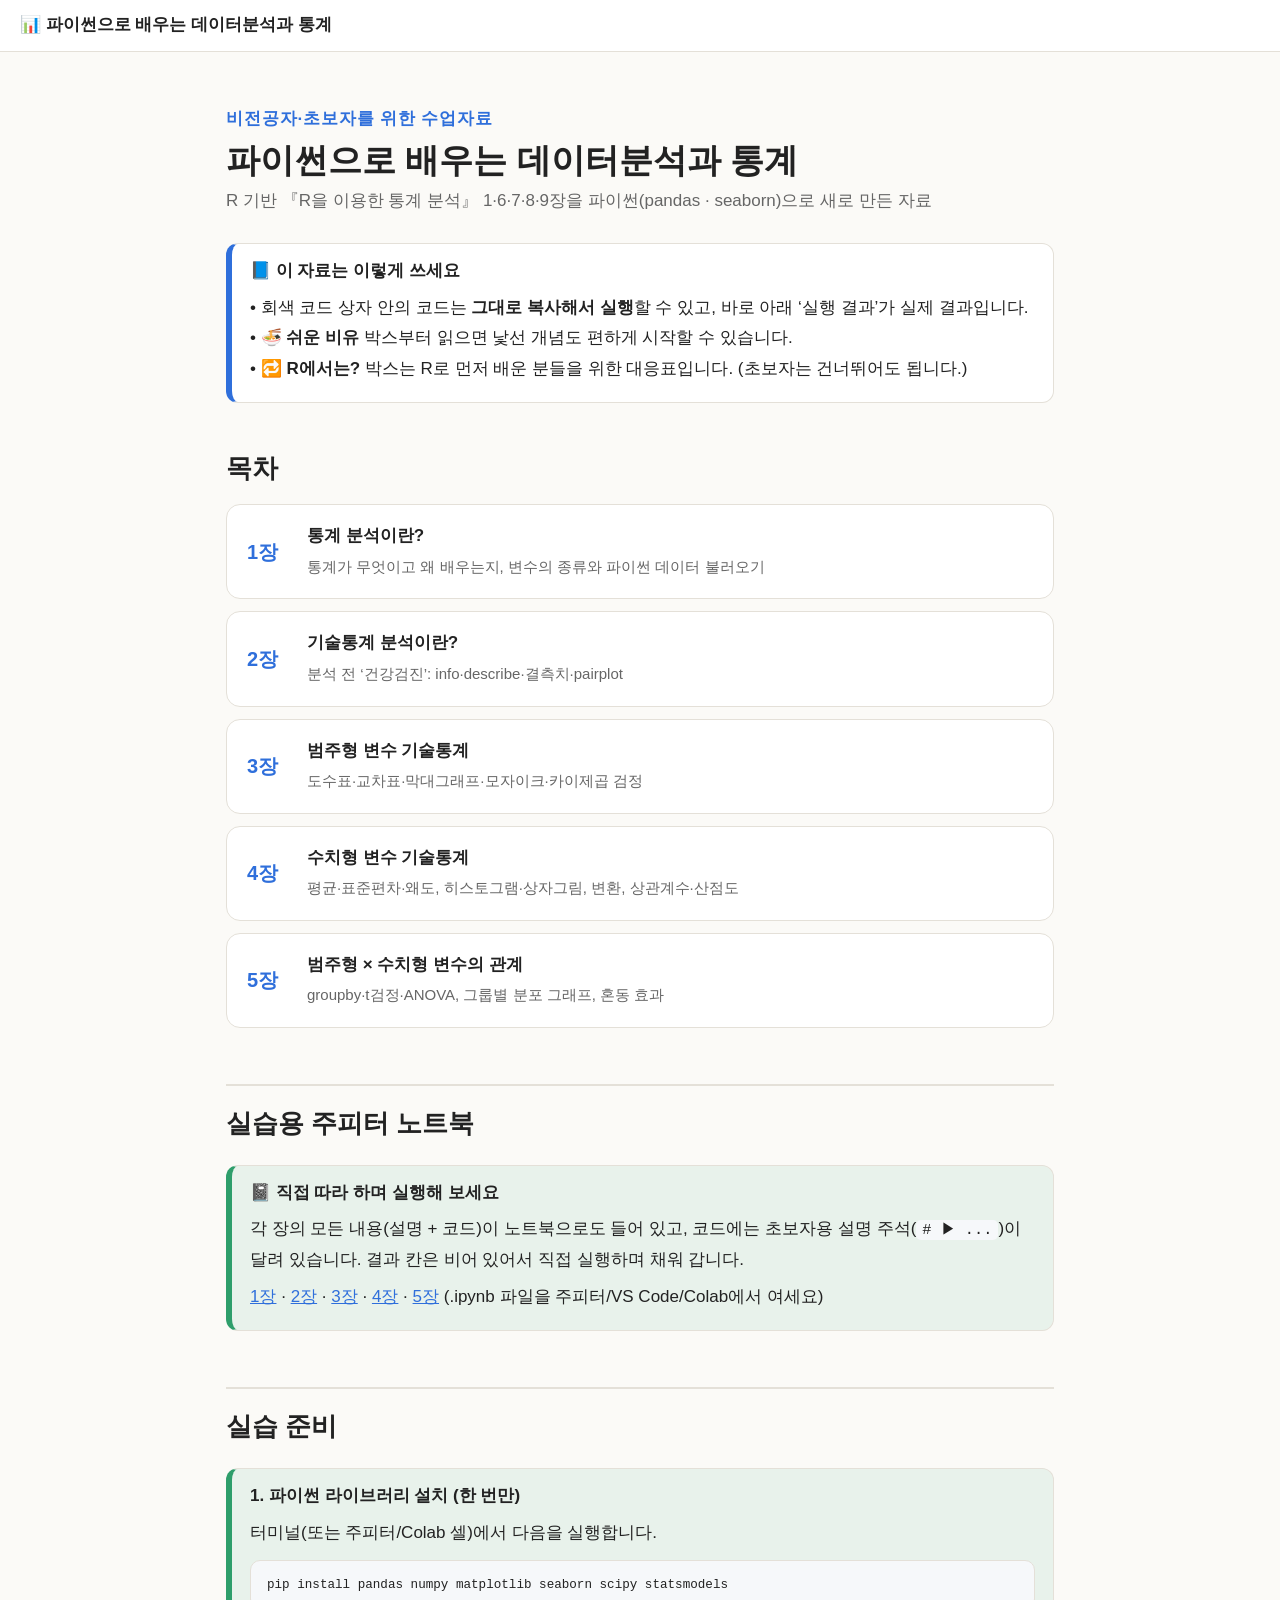
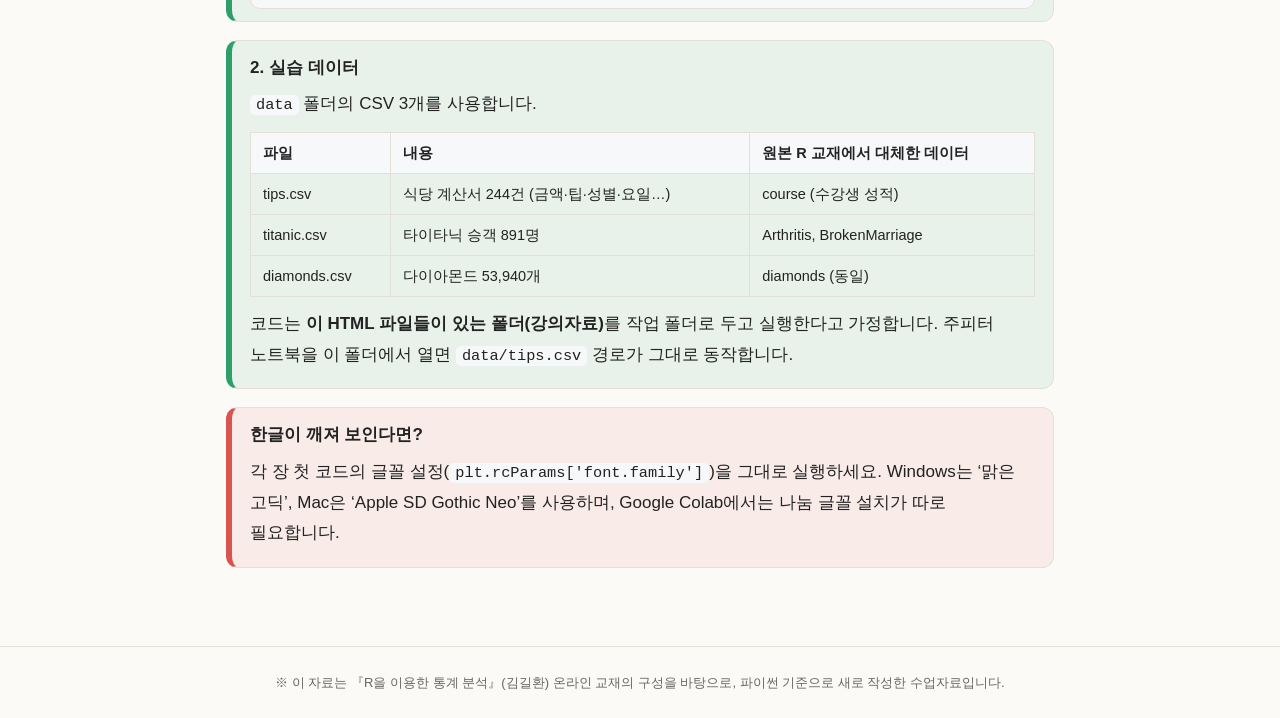
<file: 강의자료/index.html>
<!doctype html>
<html lang="ko"><head><meta charset="utf-8"><meta name="viewport" content="width=device-width,initial-scale=1">
<title>파이썬으로 배우는 데이터분석과 통계</title>
<link rel="stylesheet" href="style.css">
<style>.card{display:flex;gap:16px;align-items:center;padding:16px 20px;margin:12px 0;border:1px solid var(--line);border-radius:14px;background:var(--card);text-decoration:none;color:var(--fg)}
.card:hover{border-color:var(--accent)} .card .n{font-weight:700;color:var(--accent);font-size:20px;min-width:44px} .card span{color:var(--muted);font-size:15px}</style></head>
<body><header class="top"><a href="index.html">📊 파이썬으로 배우는 데이터분석과 통계</a></header>
<main>
<div class="chead"><div class="cnum">비전공자·초보자를 위한 수업자료</div><h1>파이썬으로 배우는 데이터분석과 통계</h1>
<p class="sub">R 기반 『R을 이용한 통계 분석』 1·6·7·8·9장을 파이썬(pandas · seaborn)으로 새로 만든 자료</p></div>
<div class="box goal"><div class="box-title">📘 이 자료는 이렇게 쓰세요</div>
<p>• 회색 코드 상자 안의 코드는 <b>그대로 복사해서 실행</b>할 수 있고, 바로 아래 ‘실행 결과’가 실제 결과입니다.<br>
• 🍜 <b>쉬운 비유</b> 박스부터 읽으면 낯선 개념도 편하게 시작할 수 있습니다.<br>
• 🔁 <b>R에서는?</b> 박스는 R로 먼저 배운 분들을 위한 대응표입니다. (초보자는 건너뛰어도 됩니다.)</p></div>
<h2 style="border:0;margin-top:28px">목차</h2>
<a class="card" href="ch01.html"><div class="n">1장</div><div><b>통계 분석이란?</b><br><span>통계가 무엇이고 왜 배우는지, 변수의 종류와 파이썬 데이터 불러오기</span></div></a><a class="card" href="ch02.html"><div class="n">2장</div><div><b>기술통계 분석이란?</b><br><span>분석 전 ‘건강검진’: info·describe·결측치·pairplot</span></div></a><a class="card" href="ch03.html"><div class="n">3장</div><div><b>범주형 변수 기술통계</b><br><span>도수표·교차표·막대그래프·모자이크·카이제곱 검정</span></div></a><a class="card" href="ch04.html"><div class="n">4장</div><div><b>수치형 변수 기술통계</b><br><span>평균·표준편차·왜도, 히스토그램·상자그림, 변환, 상관계수·산점도</span></div></a><a class="card" href="ch05.html"><div class="n">5장</div><div><b>범주형 × 수치형 변수의 관계</b><br><span>groupby·t검정·ANOVA, 그룹별 분포 그래프, 혼동 효과</span></div></a>
<h2>실습용 주피터 노트북</h2>
<div class="box tip"><div class="box-title">📓 직접 따라 하며 실행해 보세요</div><p>각 장의 모든 내용(설명 + 코드)이 노트북으로도 들어 있고, 코드에는 초보자용 설명 주석(<code># ▶ ...</code>)이 달려 있습니다. 결과 칸은 비어 있어서 직접 실행하며 채워 갑니다.</p><p><a href="ch01.ipynb">1장</a> · <a href="ch02.ipynb">2장</a> · <a href="ch03.ipynb">3장</a> · <a href="ch04.ipynb">4장</a> · <a href="ch05.ipynb">5장</a> (.ipynb 파일을 주피터/VS Code/Colab에서 여세요)</p></div>
<h2>실습 준비</h2>
<div class="box tip"><div class="box-title">1. 파이썬 라이브러리 설치 (한 번만)</div>
<p>터미널(또는 주피터/Colab 셀)에서 다음을 실행합니다.</p>
<div class="code"><pre><code>pip install pandas numpy matplotlib seaborn scipy statsmodels</code></pre></div></div>
<div class="box tip"><div class="box-title">2. 실습 데이터</div>
<p><code>data</code> 폴더의 CSV 3개를 사용합니다.</p>
<table class="plain"><thead><tr><th>파일</th><th>내용</th><th>원본 R 교재에서 대체한 데이터</th></tr></thead><tbody>
<tr><td>tips.csv</td><td>식당 계산서 244건 (금액·팁·성별·요일…)</td><td>course (수강생 성적)</td></tr>
<tr><td>titanic.csv</td><td>타이타닉 승객 891명</td><td>Arthritis, BrokenMarriage</td></tr>
<tr><td>diamonds.csv</td><td>다이아몬드 53,940개</td><td>diamonds (동일)</td></tr></tbody></table>
<p>코드는 <b>이 HTML 파일들이 있는 폴더(강의자료)</b>를 작업 폴더로 두고 실행한다고 가정합니다. 주피터 노트북을 이 폴더에서 열면 <code>data/tips.csv</code> 경로가 그대로 동작합니다.</p></div>
<div class="box warn"><div class="box-title">한글이 깨져 보인다면?</div>
<p>각 장 첫 코드의 글꼴 설정(<code>plt.rcParams['font.family']</code>)을 그대로 실행하세요. Windows는 ‘맑은 고딕’, Mac은 ‘Apple SD Gothic Neo’를 사용하며, Google Colab에서는 나눔 글꼴 설치가 따로 필요합니다.</p></div>
</main>
<footer>※ 이 자료는 『R을 이용한 통계 분석』(김길환) 온라인 교재의 구성을 바탕으로, 파이썬 기준으로 새로 작성한 수업자료입니다.</footer>
</body></html>
</file>
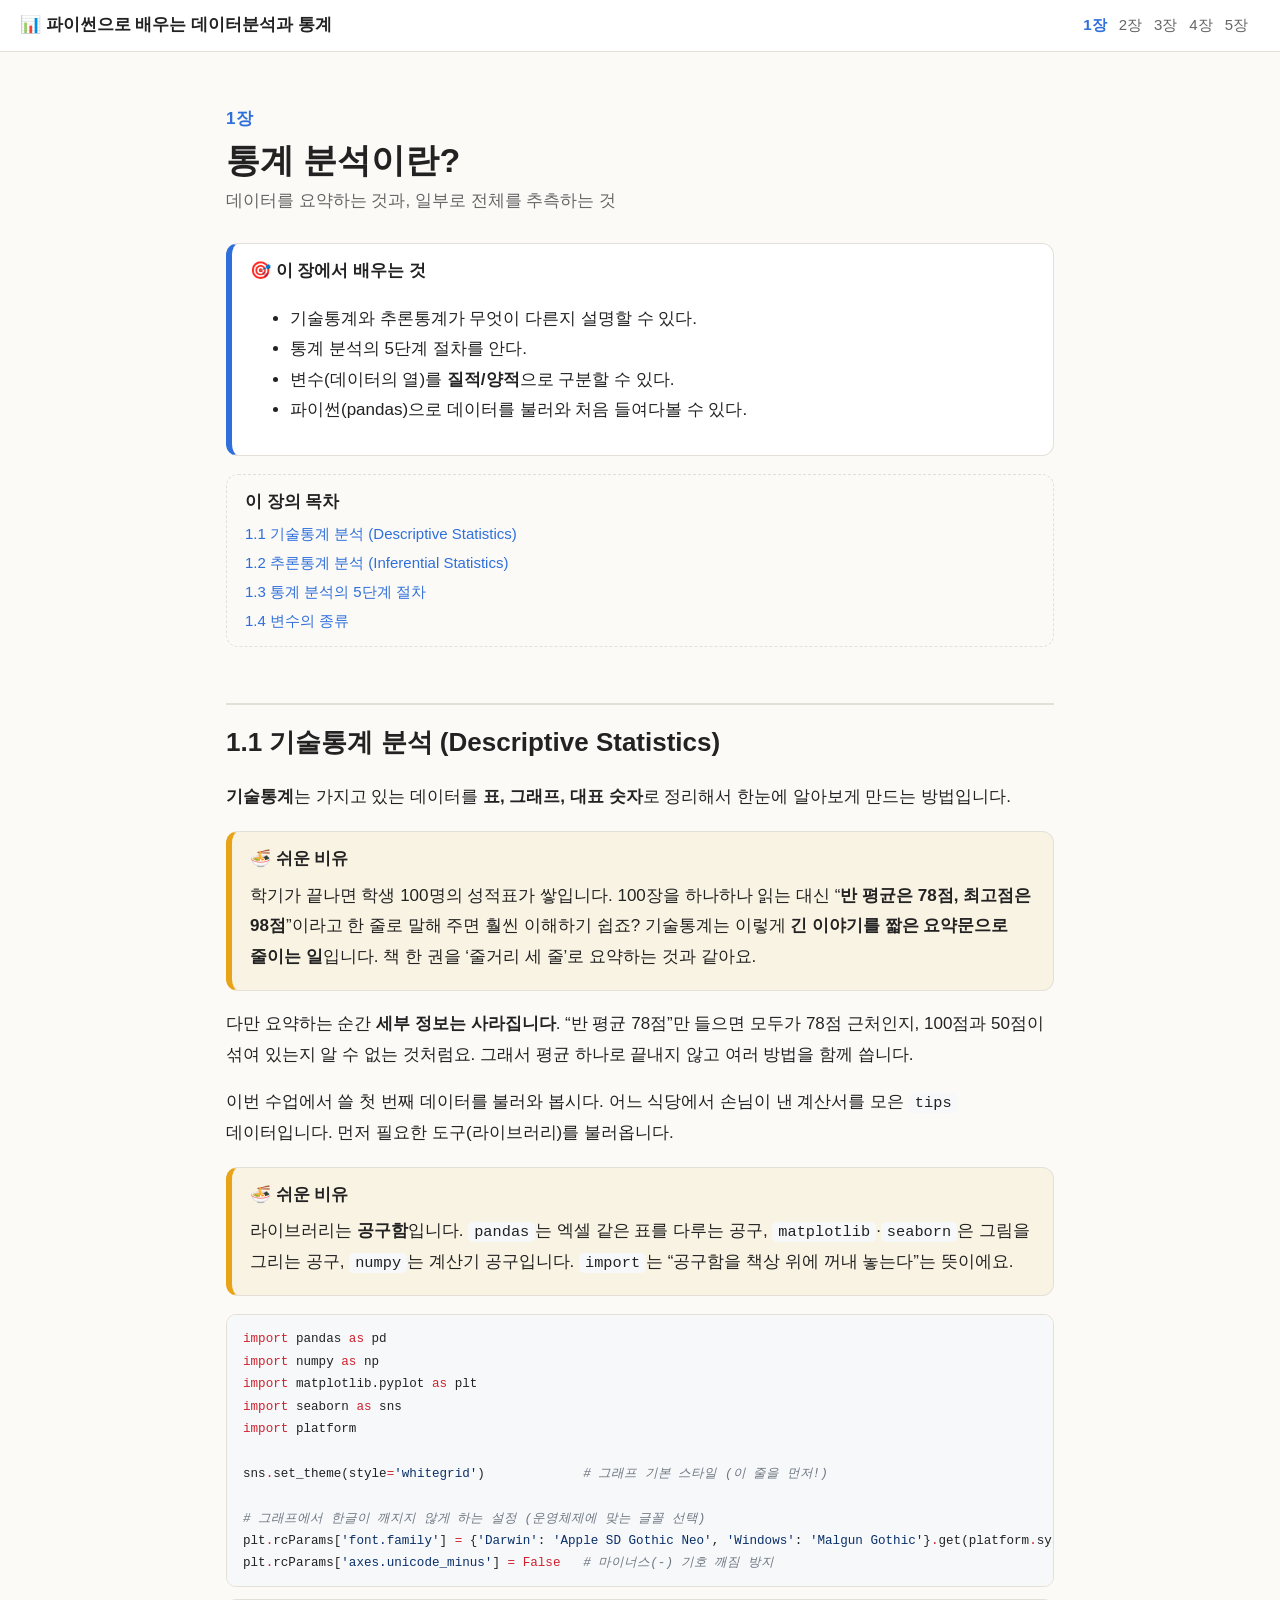
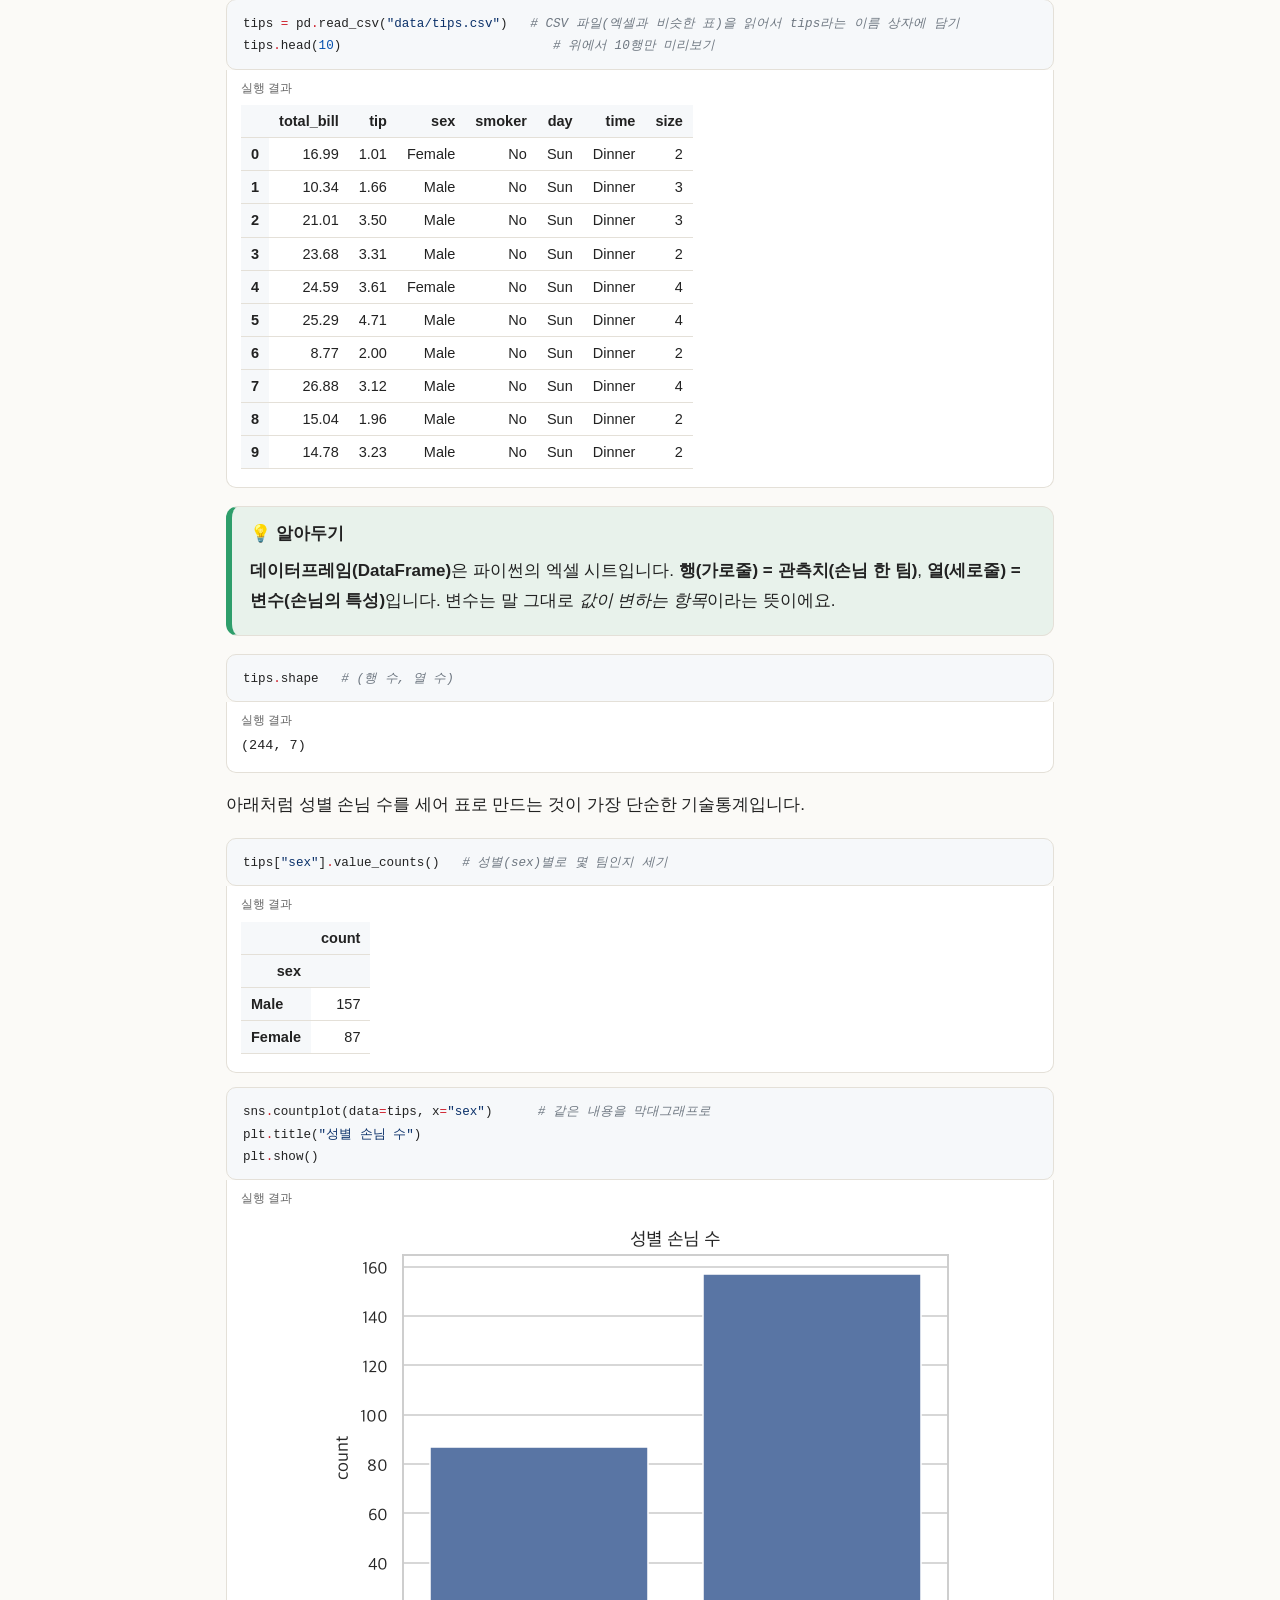
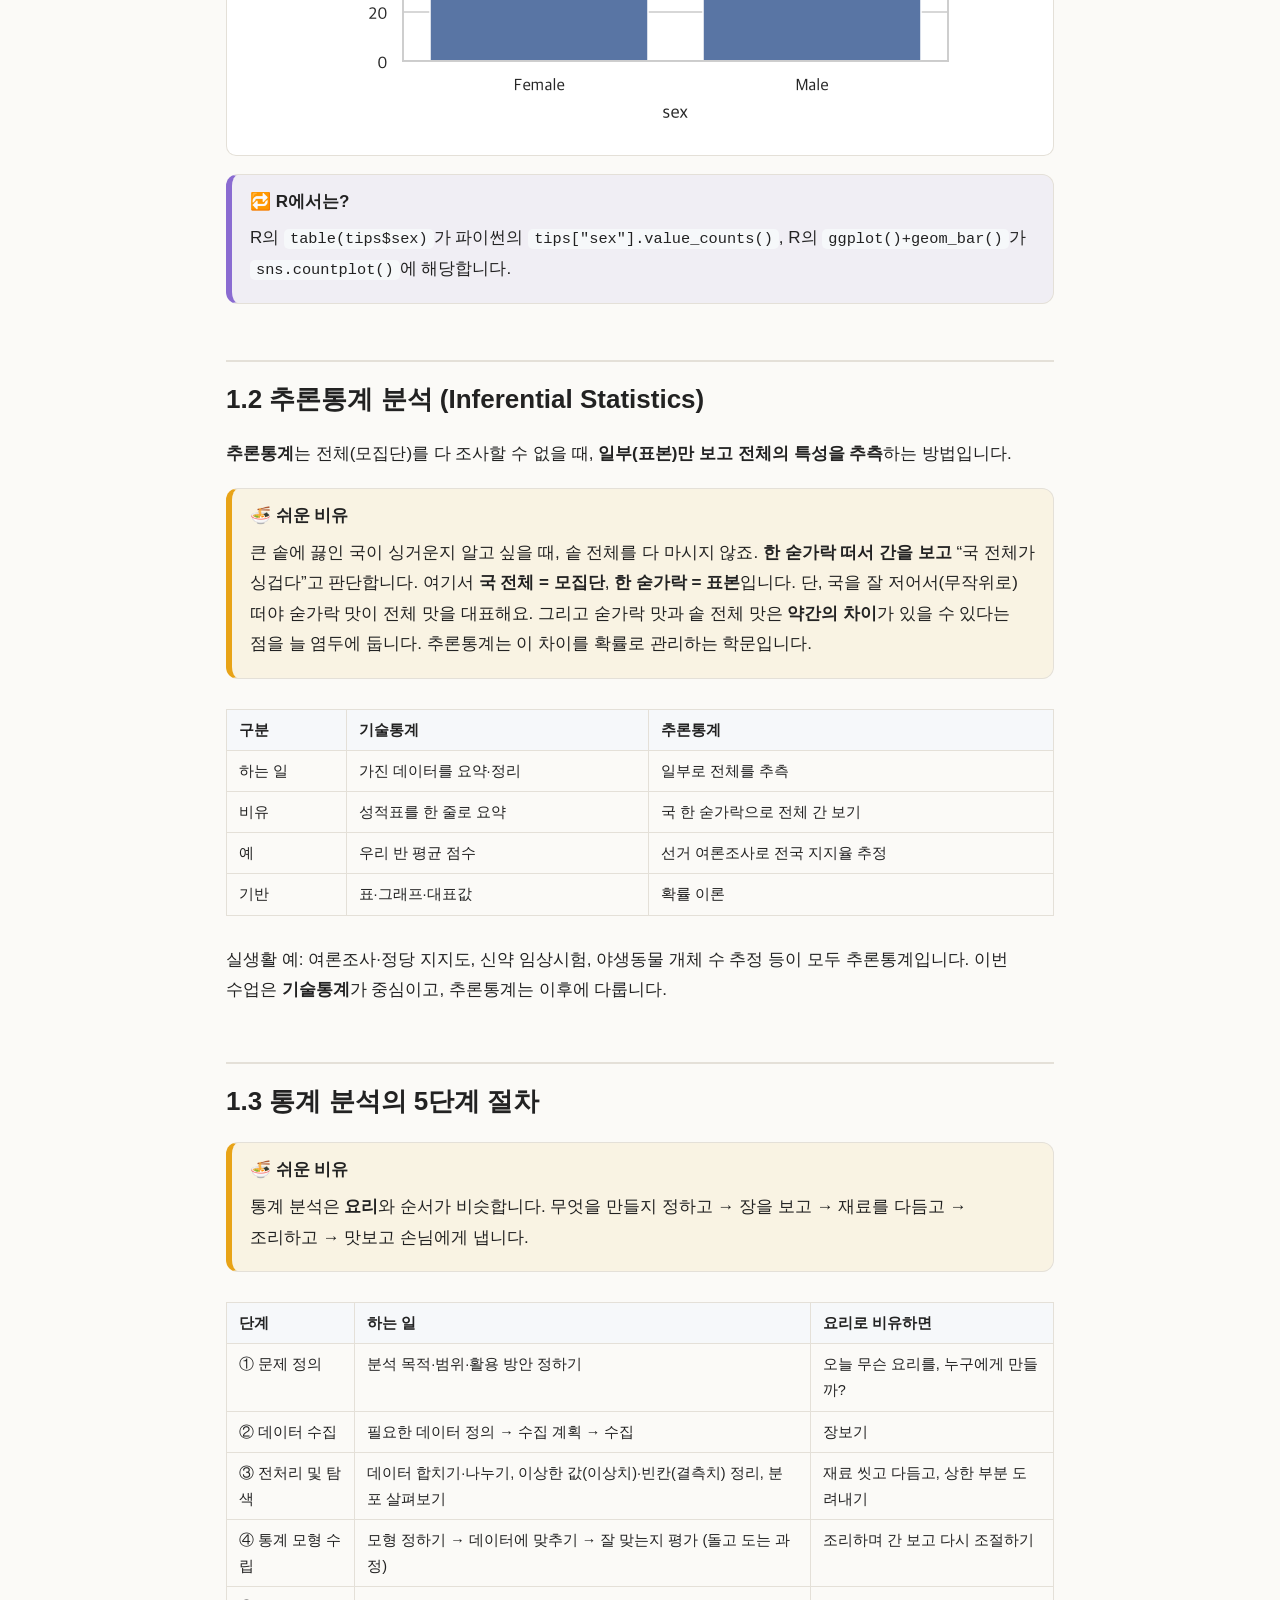
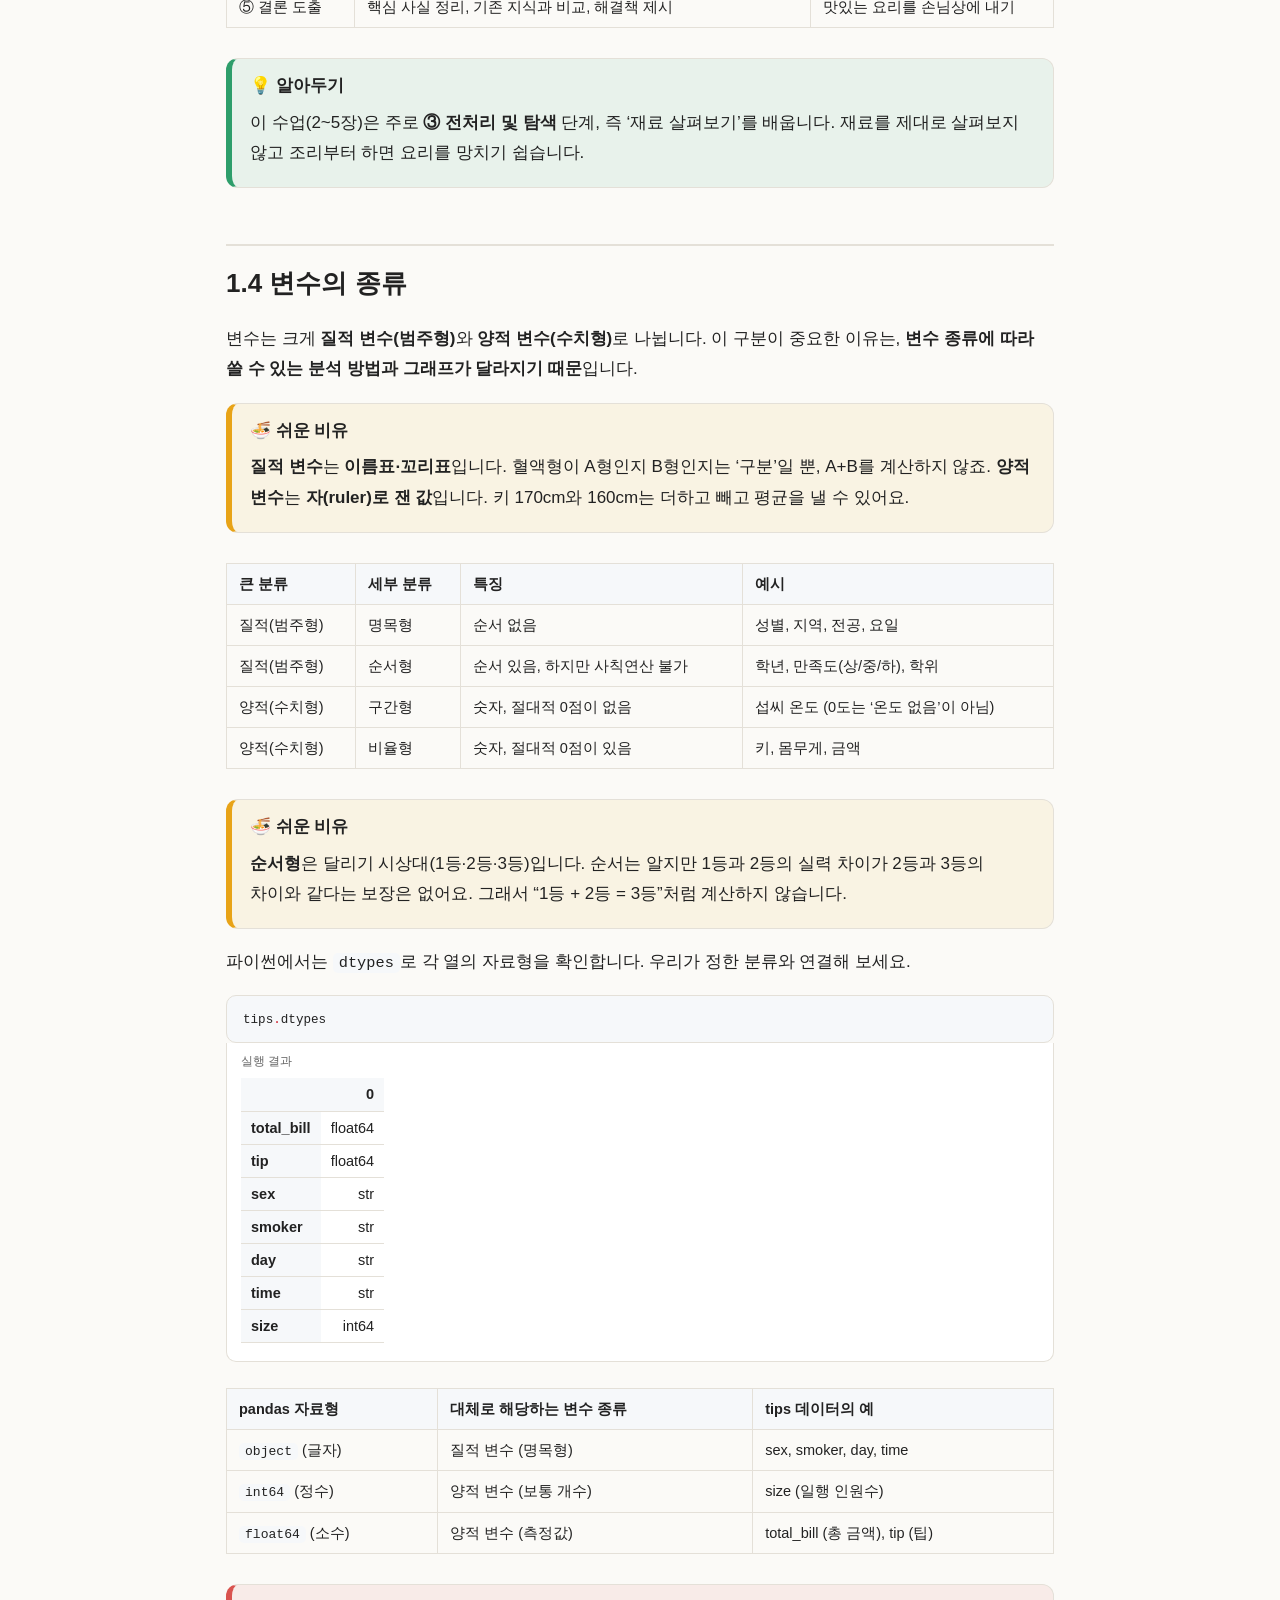
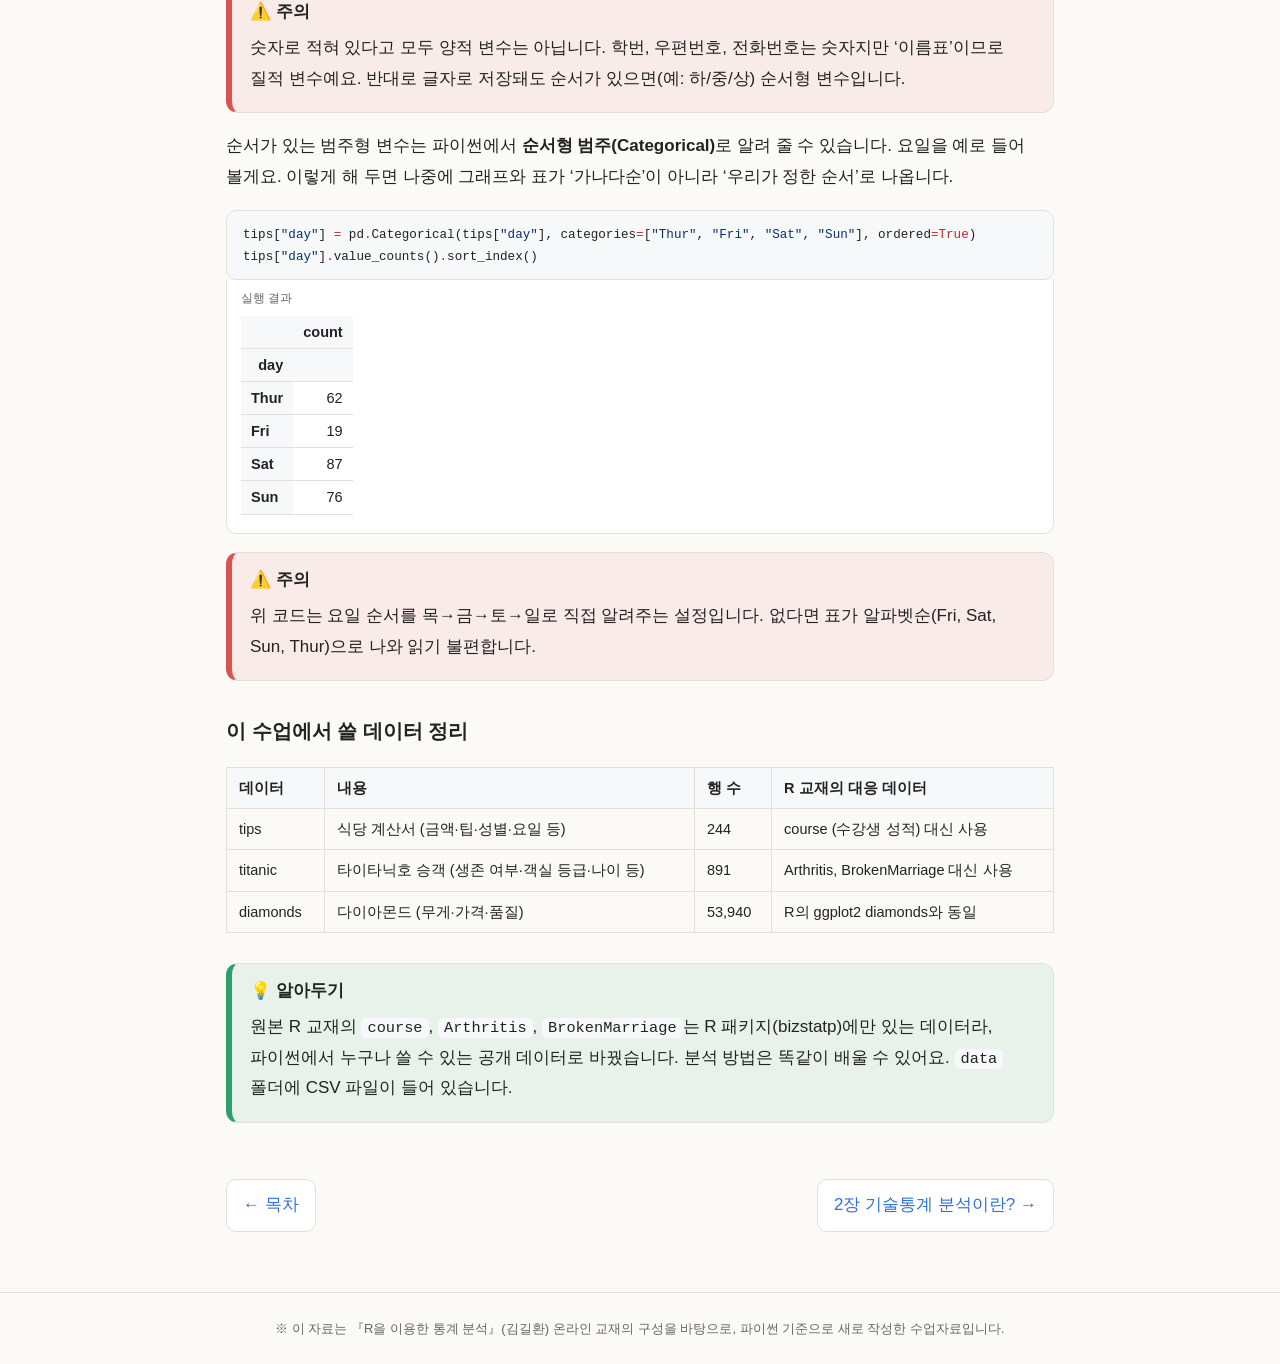
<file: 강의자료/ch01.html>
<!doctype html>
<html lang="ko"><head><meta charset="utf-8"><meta name="viewport" content="width=device-width,initial-scale=1">
<title>1장 통계 분석이란? - 파이썬으로 배우는 데이터분석과 통계</title>
<link rel="stylesheet" href="style.css"></head>
<body>
<header class="top"><a href="index.html">📊 파이썬으로 배우는 데이터분석과 통계</a>
<nav><a href="ch01.html" class=cur>1장</a><a href="ch02.html">2장</a><a href="ch03.html">3장</a><a href="ch04.html">4장</a><a href="ch05.html">5장</a></nav></header>
<main>
<div class="chead"><div class="cnum">1장</div><h1>통계 분석이란?</h1><p class="sub">데이터를 요약하는 것과, 일부로 전체를 추측하는 것</p></div>
<div class="box goal"><div class="box-title">🎯 이 장에서 배우는 것</div><ul><li>기술통계와 추론통계가 무엇이 다른지 설명할 수 있다.</li><li>통계 분석의 5단계 절차를 안다.</li><li>변수(데이터의 열)를 <b>질적/양적</b>으로 구분할 수 있다.</li><li>파이썬(pandas)으로 데이터를 불러와 처음 들여다볼 수 있다.</li></ul></div>
<div class="toc"><b>이 장의 목차</b><a href="#s1">1.1 기술통계 분석 (Descriptive Statistics)</a><a href="#s2">1.2 추론통계 분석 (Inferential Statistics)</a><a href="#s3">1.3 통계 분석의 5단계 절차</a><a href="#s4">1.4 변수의 종류</a></div>
<h2 id="s1">1.1 기술통계 분석 (Descriptive Statistics)</h2><p><b>기술통계</b>는 가지고 있는 데이터를 <b>표, 그래프, 대표 숫자</b>로 정리해서 한눈에 알아보게 만드는 방법입니다.</p><div class="box analogy"><div class="box-title">🍜 쉬운 비유</div><p>학기가 끝나면 학생 100명의 성적표가 쌓입니다. 100장을 하나하나 읽는 대신 “<b>반 평균은 78점, 최고점은 98점</b>”이라고 한 줄로 말해 주면 훨씬 이해하기 쉽죠? 기술통계는 이렇게 <b>긴 이야기를 짧은 요약문으로 줄이는 일</b>입니다. 책 한 권을 ‘줄거리 세 줄’로 요약하는 것과 같아요.</p></div><p>다만 요약하는 순간 <b>세부 정보는 사라집니다</b>. “반 평균 78점”만 들으면 모두가 78점 근처인지, 100점과 50점이 섞여 있는지 알 수 없는 것처럼요. 그래서 평균 하나로 끝내지 않고 여러 방법을 함께 씁니다.</p><p>이번 수업에서 쓸 첫 번째 데이터를 불러와 봅시다. 어느 식당에서 손님이 낸 계산서를 모은 <code>tips</code> 데이터입니다. 먼저 필요한 도구(라이브러리)를 불러옵니다.</p><div class="box analogy"><div class="box-title">🍜 쉬운 비유</div><p>라이브러리는 <b>공구함</b>입니다. <code>pandas</code>는 엑셀 같은 표를 다루는 공구, <code>matplotlib</code>·<code>seaborn</code>은 그림을 그리는 공구, <code>numpy</code>는 계산기 공구입니다. <code>import</code>는 “공구함을 책상 위에 꺼내 놓는다”는 뜻이에요.</p></div><div class="code"><pre><code><span class="kn">import</span><span class="w"> </span><span class="nn">pandas</span><span class="w"> </span><span class="k">as</span><span class="w"> </span><span class="nn">pd</span>
<span class="kn">import</span><span class="w"> </span><span class="nn">numpy</span><span class="w"> </span><span class="k">as</span><span class="w"> </span><span class="nn">np</span>
<span class="kn">import</span><span class="w"> </span><span class="nn">matplotlib.pyplot</span><span class="w"> </span><span class="k">as</span><span class="w"> </span><span class="nn">plt</span>
<span class="kn">import</span><span class="w"> </span><span class="nn">seaborn</span><span class="w"> </span><span class="k">as</span><span class="w"> </span><span class="nn">sns</span>
<span class="kn">import</span><span class="w"> </span><span class="nn">platform</span>

<span class="n">sns</span><span class="o">.</span><span class="n">set_theme</span><span class="p">(</span><span class="n">style</span><span class="o">=</span><span class="s1">'whitegrid'</span><span class="p">)</span>             <span class="c1"># 그래프 기본 스타일 (이 줄을 먼저!)</span>

<span class="c1"># 그래프에서 한글이 깨지지 않게 하는 설정 (운영체제에 맞는 글꼴 선택)</span>
<span class="n">plt</span><span class="o">.</span><span class="n">rcParams</span><span class="p">[</span><span class="s1">'font.family'</span><span class="p">]</span> <span class="o">=</span> <span class="p">{</span><span class="s1">'Darwin'</span><span class="p">:</span> <span class="s1">'Apple SD Gothic Neo'</span><span class="p">,</span> <span class="s1">'Windows'</span><span class="p">:</span> <span class="s1">'Malgun Gothic'</span><span class="p">}</span><span class="o">.</span><span class="n">get</span><span class="p">(</span><span class="n">platform</span><span class="o">.</span><span class="n">system</span><span class="p">(),</span> <span class="s1">'NanumGothic'</span><span class="p">)</span>
<span class="n">plt</span><span class="o">.</span><span class="n">rcParams</span><span class="p">[</span><span class="s1">'axes.unicode_minus'</span><span class="p">]</span> <span class="o">=</span> <span class="kc">False</span>   <span class="c1"># 마이너스(-) 기호 깨짐 방지</span>
</code></pre></div><div class="code"><pre><code><span class="n">tips</span> <span class="o">=</span> <span class="n">pd</span><span class="o">.</span><span class="n">read_csv</span><span class="p">(</span><span class="s2">"data/tips.csv"</span><span class="p">)</span>   <span class="c1"># CSV 파일(엑셀과 비슷한 표)을 읽어서 tips라는 이름 상자에 담기</span>
<span class="n">tips</span><span class="o">.</span><span class="n">head</span><span class="p">(</span><span class="mi">10</span><span class="p">)</span>                            <span class="c1"># 위에서 10행만 미리보기</span>
</code></pre></div><div class="result"><div class="rlabel">실행 결과</div><div class="tblwrap"><table class="dataframe df">
  <thead>
    <tr style="text-align: right;">
      <th></th>
      <th>total_bill</th>
      <th>tip</th>
      <th>sex</th>
      <th>smoker</th>
      <th>day</th>
      <th>time</th>
      <th>size</th>
    </tr>
  </thead>
  <tbody>
    <tr>
      <th>0</th>
      <td>16.99</td>
      <td>1.01</td>
      <td>Female</td>
      <td>No</td>
      <td>Sun</td>
      <td>Dinner</td>
      <td>2</td>
    </tr>
    <tr>
      <th>1</th>
      <td>10.34</td>
      <td>1.66</td>
      <td>Male</td>
      <td>No</td>
      <td>Sun</td>
      <td>Dinner</td>
      <td>3</td>
    </tr>
    <tr>
      <th>2</th>
      <td>21.01</td>
      <td>3.50</td>
      <td>Male</td>
      <td>No</td>
      <td>Sun</td>
      <td>Dinner</td>
      <td>3</td>
    </tr>
    <tr>
      <th>3</th>
      <td>23.68</td>
      <td>3.31</td>
      <td>Male</td>
      <td>No</td>
      <td>Sun</td>
      <td>Dinner</td>
      <td>2</td>
    </tr>
    <tr>
      <th>4</th>
      <td>24.59</td>
      <td>3.61</td>
      <td>Female</td>
      <td>No</td>
      <td>Sun</td>
      <td>Dinner</td>
      <td>4</td>
    </tr>
    <tr>
      <th>5</th>
      <td>25.29</td>
      <td>4.71</td>
      <td>Male</td>
      <td>No</td>
      <td>Sun</td>
      <td>Dinner</td>
      <td>4</td>
    </tr>
    <tr>
      <th>6</th>
      <td>8.77</td>
      <td>2.00</td>
      <td>Male</td>
      <td>No</td>
      <td>Sun</td>
      <td>Dinner</td>
      <td>2</td>
    </tr>
    <tr>
      <th>7</th>
      <td>26.88</td>
      <td>3.12</td>
      <td>Male</td>
      <td>No</td>
      <td>Sun</td>
      <td>Dinner</td>
      <td>4</td>
    </tr>
    <tr>
      <th>8</th>
      <td>15.04</td>
      <td>1.96</td>
      <td>Male</td>
      <td>No</td>
      <td>Sun</td>
      <td>Dinner</td>
      <td>2</td>
    </tr>
    <tr>
      <th>9</th>
      <td>14.78</td>
      <td>3.23</td>
      <td>Male</td>
      <td>No</td>
      <td>Sun</td>
      <td>Dinner</td>
      <td>2</td>
    </tr>
  </tbody>
</table></div></div><div class="box tip"><div class="box-title">💡 알아두기</div><p><b>데이터프레임(DataFrame)</b>은 파이썬의 엑셀 시트입니다. <b>행(가로줄) = 관측치(손님 한 팀)</b>, <b>열(세로줄) = 변수(손님의 특성)</b>입니다. 변수는 말 그대로 <i>값이 변하는 항목</i>이라는 뜻이에요.</p></div><div class="code"><pre><code><span class="n">tips</span><span class="o">.</span><span class="n">shape</span>   <span class="c1"># (행 수, 열 수)</span>
</code></pre></div><div class="result"><div class="rlabel">실행 결과</div><pre class="out">(244, 7)</pre></div><p>아래처럼 성별 손님 수를 세어 표로 만드는 것이 가장 단순한 기술통계입니다.</p><div class="code"><pre><code><span class="n">tips</span><span class="p">[</span><span class="s2">"sex"</span><span class="p">]</span><span class="o">.</span><span class="n">value_counts</span><span class="p">()</span>   <span class="c1"># 성별(sex)별로 몇 팀인지 세기</span>
</code></pre></div><div class="result"><div class="rlabel">실행 결과</div><div class="tblwrap"><table class="dataframe df">
  <thead>
    <tr style="text-align: right;">
      <th></th>
      <th>count</th>
    </tr>
    <tr>
      <th>sex</th>
      <th></th>
    </tr>
  </thead>
  <tbody>
    <tr>
      <th>Male</th>
      <td>157</td>
    </tr>
    <tr>
      <th>Female</th>
      <td>87</td>
    </tr>
  </tbody>
</table></div></div><div class="code"><pre><code><span class="n">sns</span><span class="o">.</span><span class="n">countplot</span><span class="p">(</span><span class="n">data</span><span class="o">=</span><span class="n">tips</span><span class="p">,</span> <span class="n">x</span><span class="o">=</span><span class="s2">"sex"</span><span class="p">)</span>      <span class="c1"># 같은 내용을 막대그래프로</span>
<span class="n">plt</span><span class="o">.</span><span class="n">title</span><span class="p">(</span><span class="s2">"성별 손님 수"</span><span class="p">)</span>
<span class="n">plt</span><span class="o">.</span><span class="n">show</span><span class="p">()</span>
</code></pre></div><div class="result"><div class="rlabel">실행 결과</div><img class="fig" src="images/ch01_01.png" alt="그래프 1"></div><div class="box rcmp"><div class="box-title">🔁 R에서는?</div><p>R의 <code>table(tips$sex)</code>가 파이썬의 <code>tips["sex"].value_counts()</code>, R의 <code>ggplot()+geom_bar()</code>가 <code>sns.countplot()</code>에 해당합니다.</p></div><h2 id="s2">1.2 추론통계 분석 (Inferential Statistics)</h2><p><b>추론통계</b>는 전체(모집단)를 다 조사할 수 없을 때, <b>일부(표본)만 보고 전체의 특성을 추측</b>하는 방법입니다.</p><div class="box analogy"><div class="box-title">🍜 쉬운 비유</div><p>큰 솥에 끓인 국이 싱거운지 알고 싶을 때, 솥 전체를 다 마시지 않죠. <b>한 숟가락 떠서 간을 보고</b> “국 전체가 싱겁다”고 판단합니다. 여기서 <b>국 전체 = 모집단</b>, <b>한 숟가락 = 표본</b>입니다. 단, 국을 잘 저어서(무작위로) 떠야 숟가락 맛이 전체 맛을 대표해요. 그리고 숟가락 맛과 솥 전체 맛은 <b>약간의 차이</b>가 있을 수 있다는 점을 늘 염두에 둡니다. 추론통계는 이 차이를 확률로 관리하는 학문입니다.</p></div><div class="tblwrap"><table class="plain "><thead><tr><th>구분</th><th>기술통계</th><th>추론통계</th></tr></thead><tbody><tr><td>하는 일</td><td>가진 데이터를 요약·정리</td><td>일부로 전체를 추측</td></tr><tr><td>비유</td><td>성적표를 한 줄로 요약</td><td>국 한 숟가락으로 전체 간 보기</td></tr><tr><td>예</td><td>우리 반 평균 점수</td><td>선거 여론조사로 전국 지지율 추정</td></tr><tr><td>기반</td><td>표·그래프·대표값</td><td>확률 이론</td></tr></tbody></table></div><p>실생활 예: 여론조사·정당 지지도, 신약 임상시험, 야생동물 개체 수 추정 등이 모두 추론통계입니다. 이번 수업은 <b>기술통계</b>가 중심이고, 추론통계는 이후에 다룹니다.</p><h2 id="s3">1.3 통계 분석의 5단계 절차</h2><div class="box analogy"><div class="box-title">🍜 쉬운 비유</div><p>통계 분석은 <b>요리</b>와 순서가 비슷합니다. 무엇을 만들지 정하고 → 장을 보고 → 재료를 다듬고 → 조리하고 → 맛보고 손님에게 냅니다.</p></div><div class="tblwrap"><table class="plain "><thead><tr><th>단계</th><th>하는 일</th><th>요리로 비유하면</th></tr></thead><tbody><tr><td>① 문제 정의</td><td>분석 목적·범위·활용 방안 정하기</td><td>오늘 무슨 요리를, 누구에게 만들까?</td></tr><tr><td>② 데이터 수집</td><td>필요한 데이터 정의 → 수집 계획 → 수집</td><td>장보기</td></tr><tr><td>③ 전처리 및 탐색</td><td>데이터 합치기·나누기, 이상한 값(이상치)·빈칸(결측치) 정리, 분포 살펴보기</td><td>재료 씻고 다듬고, 상한 부분 도려내기</td></tr><tr><td>④ 통계 모형 수립</td><td>모형 정하기 → 데이터에 맞추기 → 잘 맞는지 평가 (돌고 도는 과정)</td><td>조리하며 간 보고 다시 조절하기</td></tr><tr><td>⑤ 결론 도출</td><td>핵심 사실 정리, 기존 지식과 비교, 해결책 제시</td><td>맛있는 요리를 손님상에 내기</td></tr></tbody></table></div><div class="box tip"><div class="box-title">💡 알아두기</div><p>이 수업(2~5장)은 주로 <b>③ 전처리 및 탐색</b> 단계, 즉 ‘재료 살펴보기’를 배웁니다. 재료를 제대로 살펴보지 않고 조리부터 하면 요리를 망치기 쉽습니다.</p></div><h2 id="s4">1.4 변수의 종류</h2><p>변수는 크게 <b>질적 변수(범주형)</b>와 <b>양적 변수(수치형)</b>로 나뉩니다. 이 구분이 중요한 이유는, <b>변수 종류에 따라 쓸 수 있는 분석 방법과 그래프가 달라지기 때문</b>입니다.</p><div class="box analogy"><div class="box-title">🍜 쉬운 비유</div><p><b>질적 변수</b>는 <b>이름표·꼬리표</b>입니다. 혈액형이 A형인지 B형인지는 ‘구분’일 뿐, A+B를 계산하지 않죠. <b>양적 변수</b>는 <b>자(ruler)로 잰 값</b>입니다. 키 170cm와 160cm는 더하고 빼고 평균을 낼 수 있어요.</p></div><div class="tblwrap"><table class="plain "><thead><tr><th>큰 분류</th><th>세부 분류</th><th>특징</th><th>예시</th></tr></thead><tbody><tr><td>질적(범주형)</td><td>명목형</td><td>순서 없음</td><td>성별, 지역, 전공, 요일</td></tr><tr><td>질적(범주형)</td><td>순서형</td><td>순서 있음, 하지만 사칙연산 불가</td><td>학년, 만족도(상/중/하), 학위</td></tr><tr><td>양적(수치형)</td><td>구간형</td><td>숫자, 절대적 0점이 없음</td><td>섭씨 온도 (0도는 ‘온도 없음’이 아님)</td></tr><tr><td>양적(수치형)</td><td>비율형</td><td>숫자, 절대적 0점이 있음</td><td>키, 몸무게, 금액</td></tr></tbody></table></div><div class="box analogy"><div class="box-title">🍜 쉬운 비유</div><p><b>순서형</b>은 달리기 시상대(1등·2등·3등)입니다. 순서는 알지만 1등과 2등의 실력 차이가 2등과 3등의 차이와 같다는 보장은 없어요. 그래서 “1등 + 2등 = 3등”처럼 계산하지 않습니다.</p></div><p>파이썬에서는 <code>dtypes</code>로 각 열의 자료형을 확인합니다. 우리가 정한 분류와 연결해 보세요.</p><div class="code"><pre><code><span class="n">tips</span><span class="o">.</span><span class="n">dtypes</span>
</code></pre></div><div class="result"><div class="rlabel">실행 결과</div><div class="tblwrap"><table class="dataframe df">
  <thead>
    <tr style="text-align: right;">
      <th></th>
      <th>0</th>
    </tr>
  </thead>
  <tbody>
    <tr>
      <th>total_bill</th>
      <td>float64</td>
    </tr>
    <tr>
      <th>tip</th>
      <td>float64</td>
    </tr>
    <tr>
      <th>sex</th>
      <td>str</td>
    </tr>
    <tr>
      <th>smoker</th>
      <td>str</td>
    </tr>
    <tr>
      <th>day</th>
      <td>str</td>
    </tr>
    <tr>
      <th>time</th>
      <td>str</td>
    </tr>
    <tr>
      <th>size</th>
      <td>int64</td>
    </tr>
  </tbody>
</table></div></div><div class="tblwrap"><table class="plain "><thead><tr><th>pandas 자료형</th><th>대체로 해당하는 변수 종류</th><th>tips 데이터의 예</th></tr></thead><tbody><tr><td><code>object</code> (글자)</td><td>질적 변수 (명목형)</td><td>sex, smoker, day, time</td></tr><tr><td><code>int64</code> (정수)</td><td>양적 변수 (보통 개수)</td><td>size (일행 인원수)</td></tr><tr><td><code>float64</code> (소수)</td><td>양적 변수 (측정값)</td><td>total_bill (총 금액), tip (팁)</td></tr></tbody></table></div><div class="box warn"><div class="box-title">⚠️ 주의</div><p>숫자로 적혀 있다고 모두 양적 변수는 아닙니다. 학번, 우편번호, 전화번호는 숫자지만 ‘이름표’이므로 질적 변수예요. 반대로 글자로 저장돼도 순서가 있으면(예: 하/중/상) 순서형 변수입니다.</p></div><p>순서가 있는 범주형 변수는 파이썬에서 <b>순서형 범주(Categorical)</b>로 알려 줄 수 있습니다. 요일을 예로 들어 볼게요. 이렇게 해 두면 나중에 그래프와 표가 ‘가나다순’이 아니라 ‘우리가 정한 순서’로 나옵니다.</p><div class="code"><pre><code><span class="n">tips</span><span class="p">[</span><span class="s2">"day"</span><span class="p">]</span> <span class="o">=</span> <span class="n">pd</span><span class="o">.</span><span class="n">Categorical</span><span class="p">(</span><span class="n">tips</span><span class="p">[</span><span class="s2">"day"</span><span class="p">],</span> <span class="n">categories</span><span class="o">=</span><span class="p">[</span><span class="s2">"Thur"</span><span class="p">,</span> <span class="s2">"Fri"</span><span class="p">,</span> <span class="s2">"Sat"</span><span class="p">,</span> <span class="s2">"Sun"</span><span class="p">],</span> <span class="n">ordered</span><span class="o">=</span><span class="kc">True</span><span class="p">)</span>
<span class="n">tips</span><span class="p">[</span><span class="s2">"day"</span><span class="p">]</span><span class="o">.</span><span class="n">value_counts</span><span class="p">()</span><span class="o">.</span><span class="n">sort_index</span><span class="p">()</span>
</code></pre></div><div class="result"><div class="rlabel">실행 결과</div><div class="tblwrap"><table class="dataframe df">
  <thead>
    <tr style="text-align: right;">
      <th></th>
      <th>count</th>
    </tr>
    <tr>
      <th>day</th>
      <th></th>
    </tr>
  </thead>
  <tbody>
    <tr>
      <th>Thur</th>
      <td>62</td>
    </tr>
    <tr>
      <th>Fri</th>
      <td>19</td>
    </tr>
    <tr>
      <th>Sat</th>
      <td>87</td>
    </tr>
    <tr>
      <th>Sun</th>
      <td>76</td>
    </tr>
  </tbody>
</table></div></div><div class="box warn"><div class="box-title">⚠️ 주의</div><p>위 코드는 요일 순서를 목→금→토→일로 직접 알려주는 설정입니다. 없다면 표가 알파벳순(Fri, Sat, Sun, Thur)으로 나와 읽기 불편합니다.</p></div><h3>이 수업에서 쓸 데이터 정리</h3><div class="tblwrap"><table class="plain "><thead><tr><th>데이터</th><th>내용</th><th>행 수</th><th>R 교재의 대응 데이터</th></tr></thead><tbody><tr><td>tips</td><td>식당 계산서 (금액·팁·성별·요일 등)</td><td>244</td><td>course (수강생 성적) 대신 사용</td></tr><tr><td>titanic</td><td>타이타닉호 승객 (생존 여부·객실 등급·나이 등)</td><td>891</td><td>Arthritis, BrokenMarriage 대신 사용</td></tr><tr><td>diamonds</td><td>다이아몬드 (무게·가격·품질)</td><td>53,940</td><td>R의 ggplot2 diamonds와 동일</td></tr></tbody></table></div><div class="box tip"><div class="box-title">💡 알아두기</div><p>원본 R 교재의 <code>course</code>, <code>Arthritis</code>, <code>BrokenMarriage</code>는 R 패키지(bizstatp)에만 있는 데이터라, 파이썬에서 누구나 쓸 수 있는 공개 데이터로 바꿨습니다. 분석 방법은 똑같이 배울 수 있어요. <code>data</code> 폴더에 CSV 파일이 들어 있습니다.</p></div>
<div class="pager"><a href="index.html">← 목차</a><a href="ch02.html">2장 기술통계 분석이란? →</a></div>
</main>
<footer>※ 이 자료는 『R을 이용한 통계 분석』(김길환) 온라인 교재의 구성을 바탕으로, 파이썬 기준으로 새로 작성한 수업자료입니다.</footer>
</body></html>
</file>
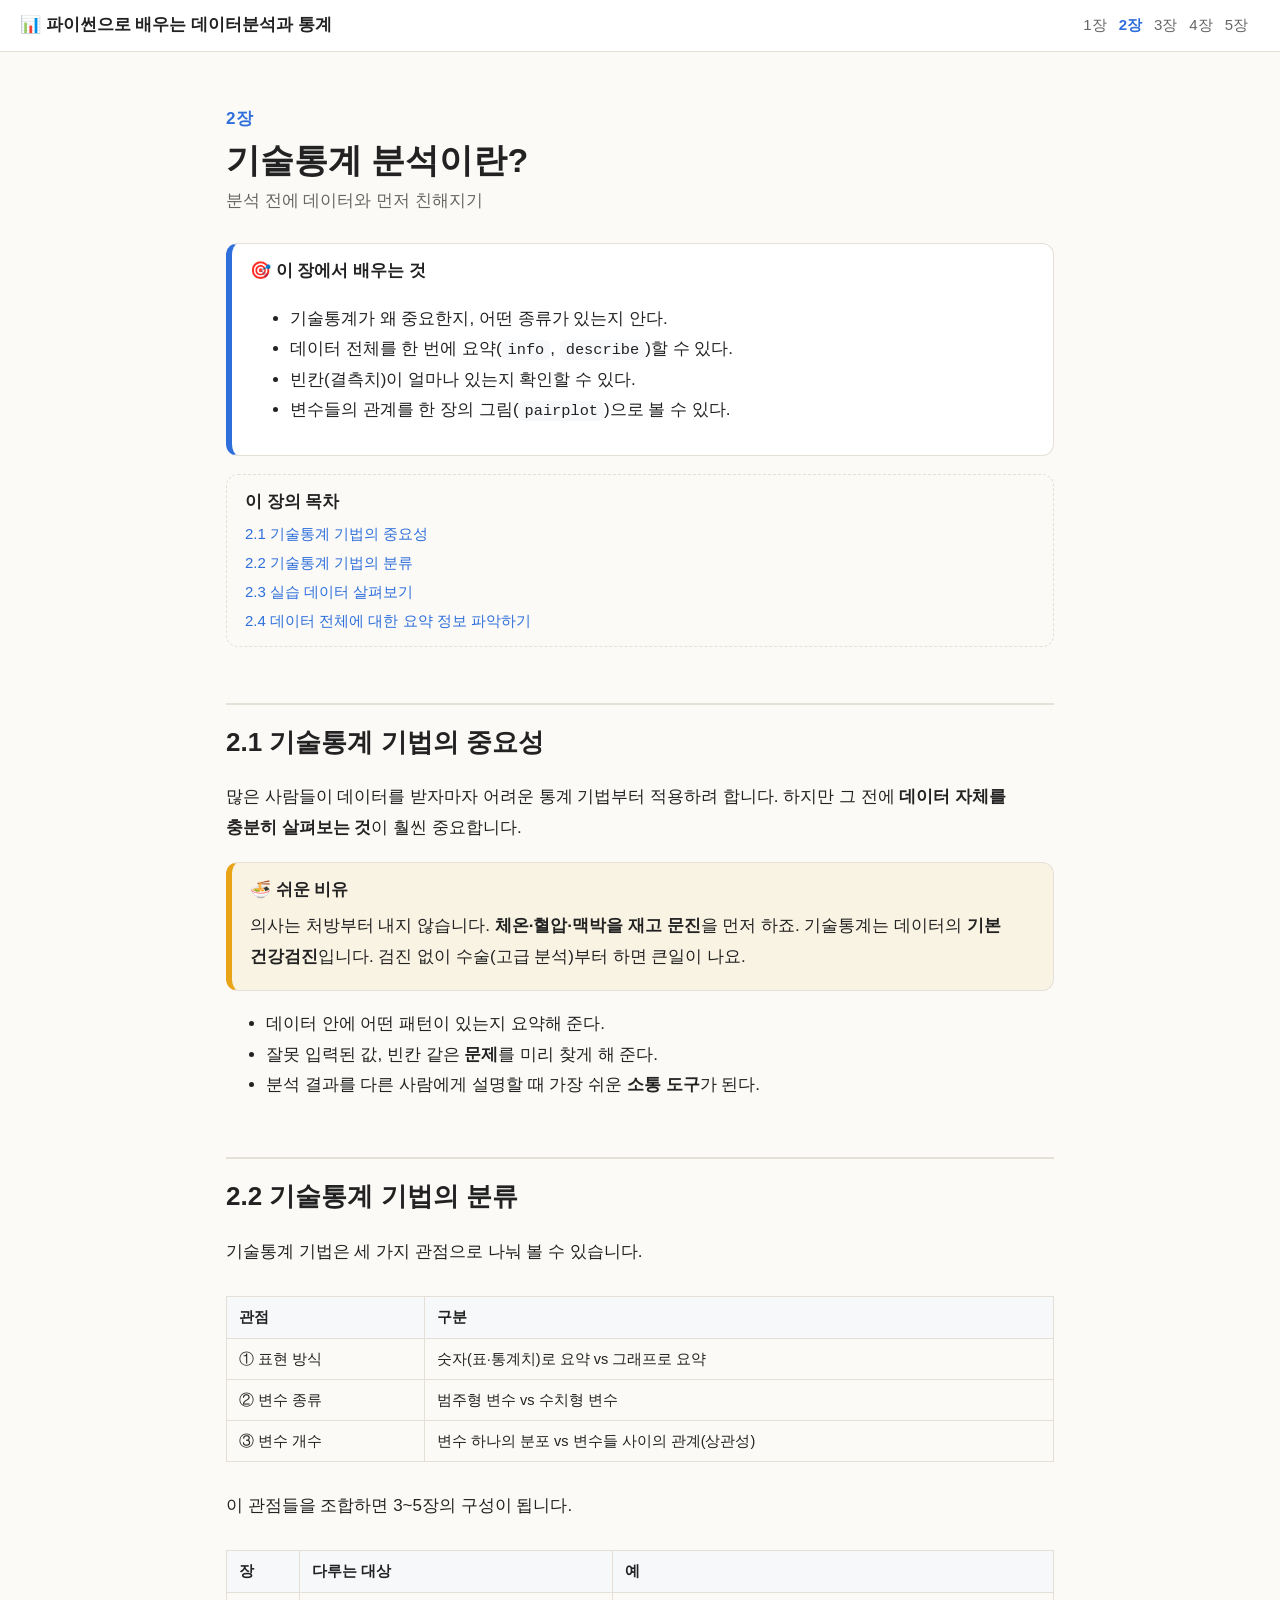
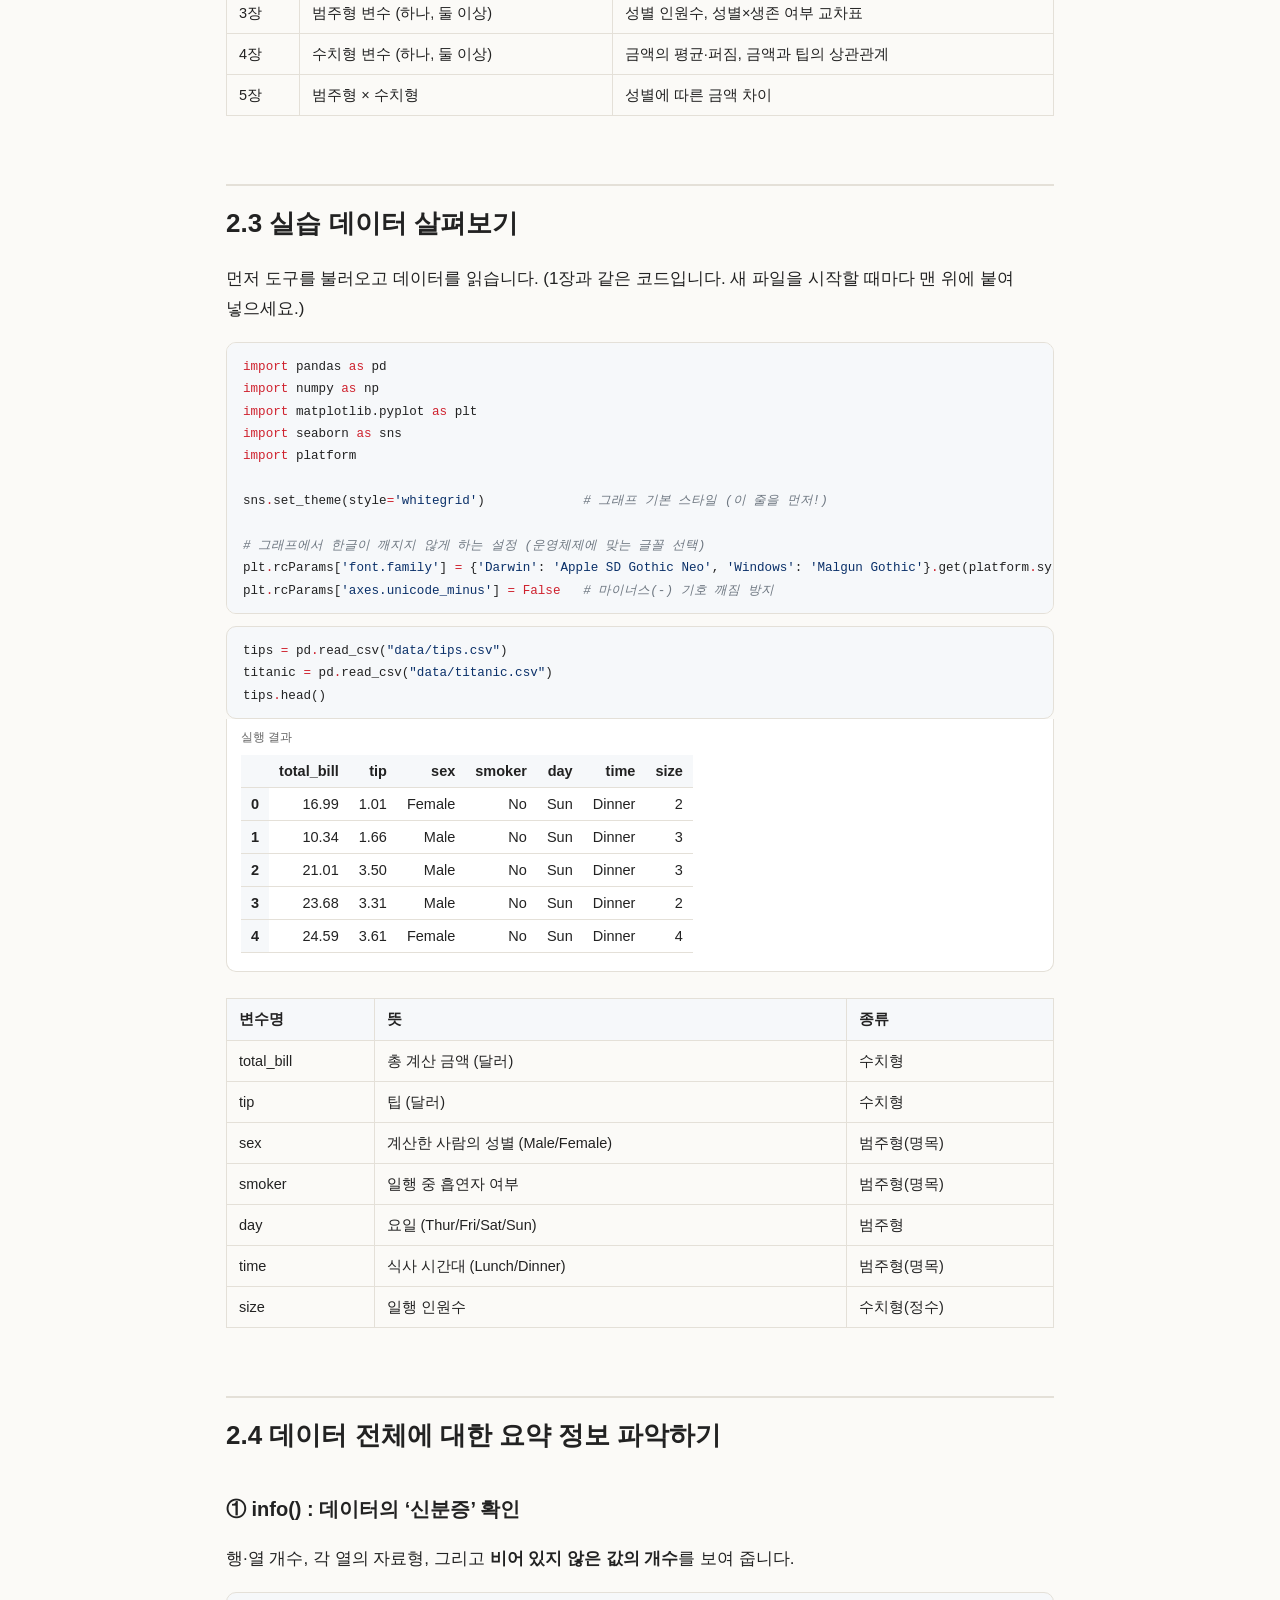
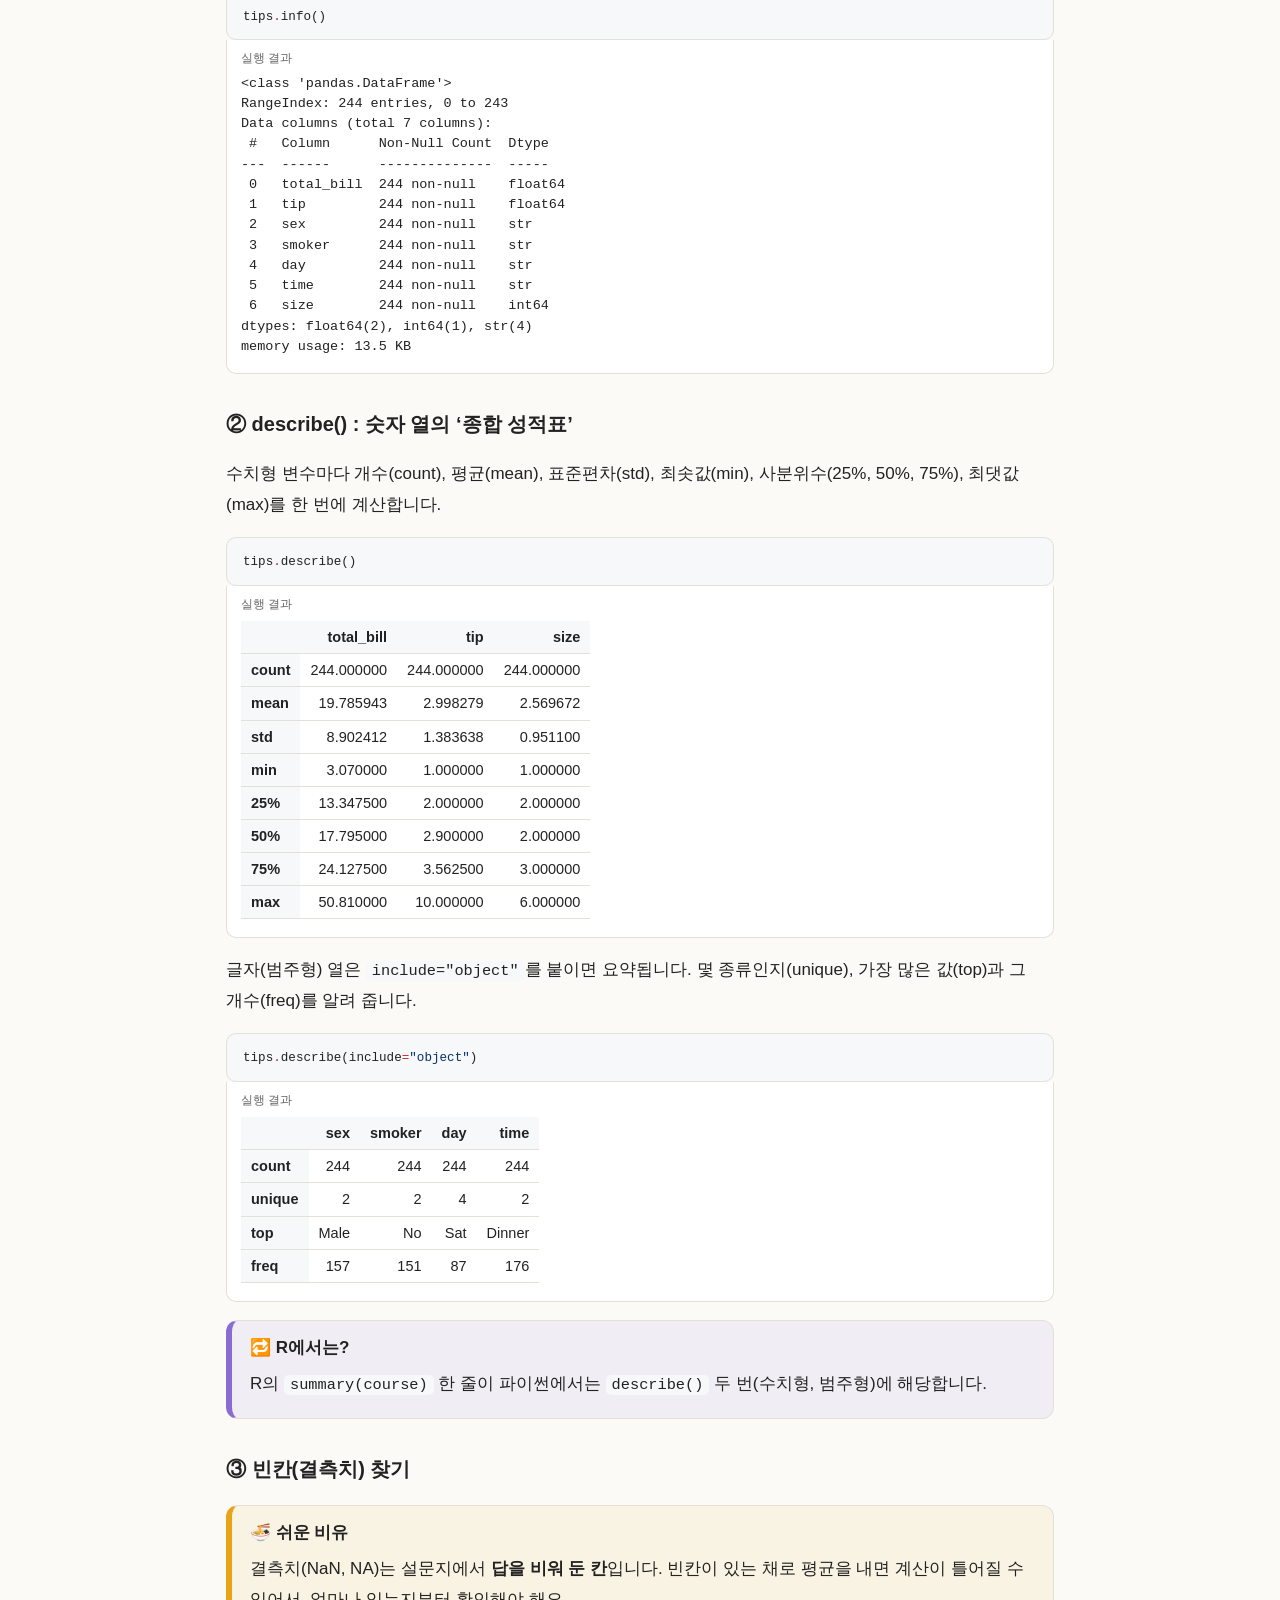
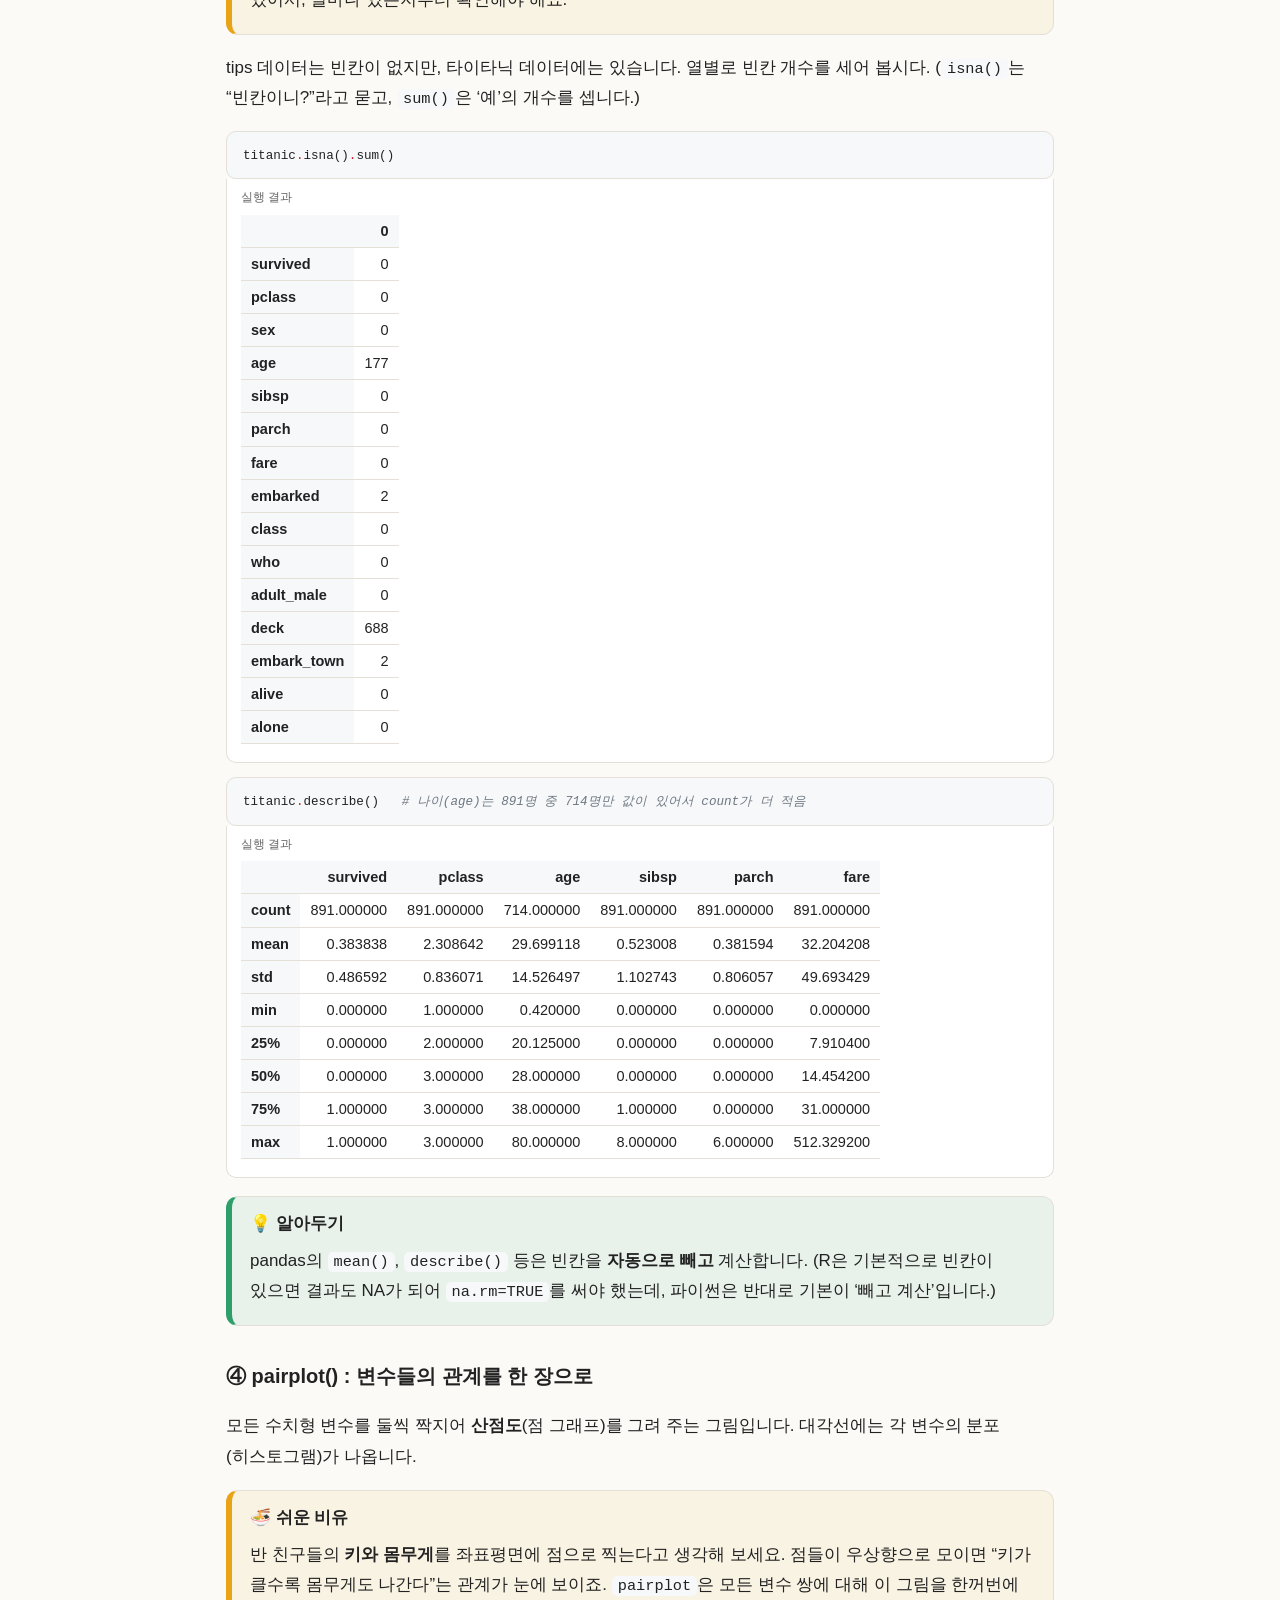
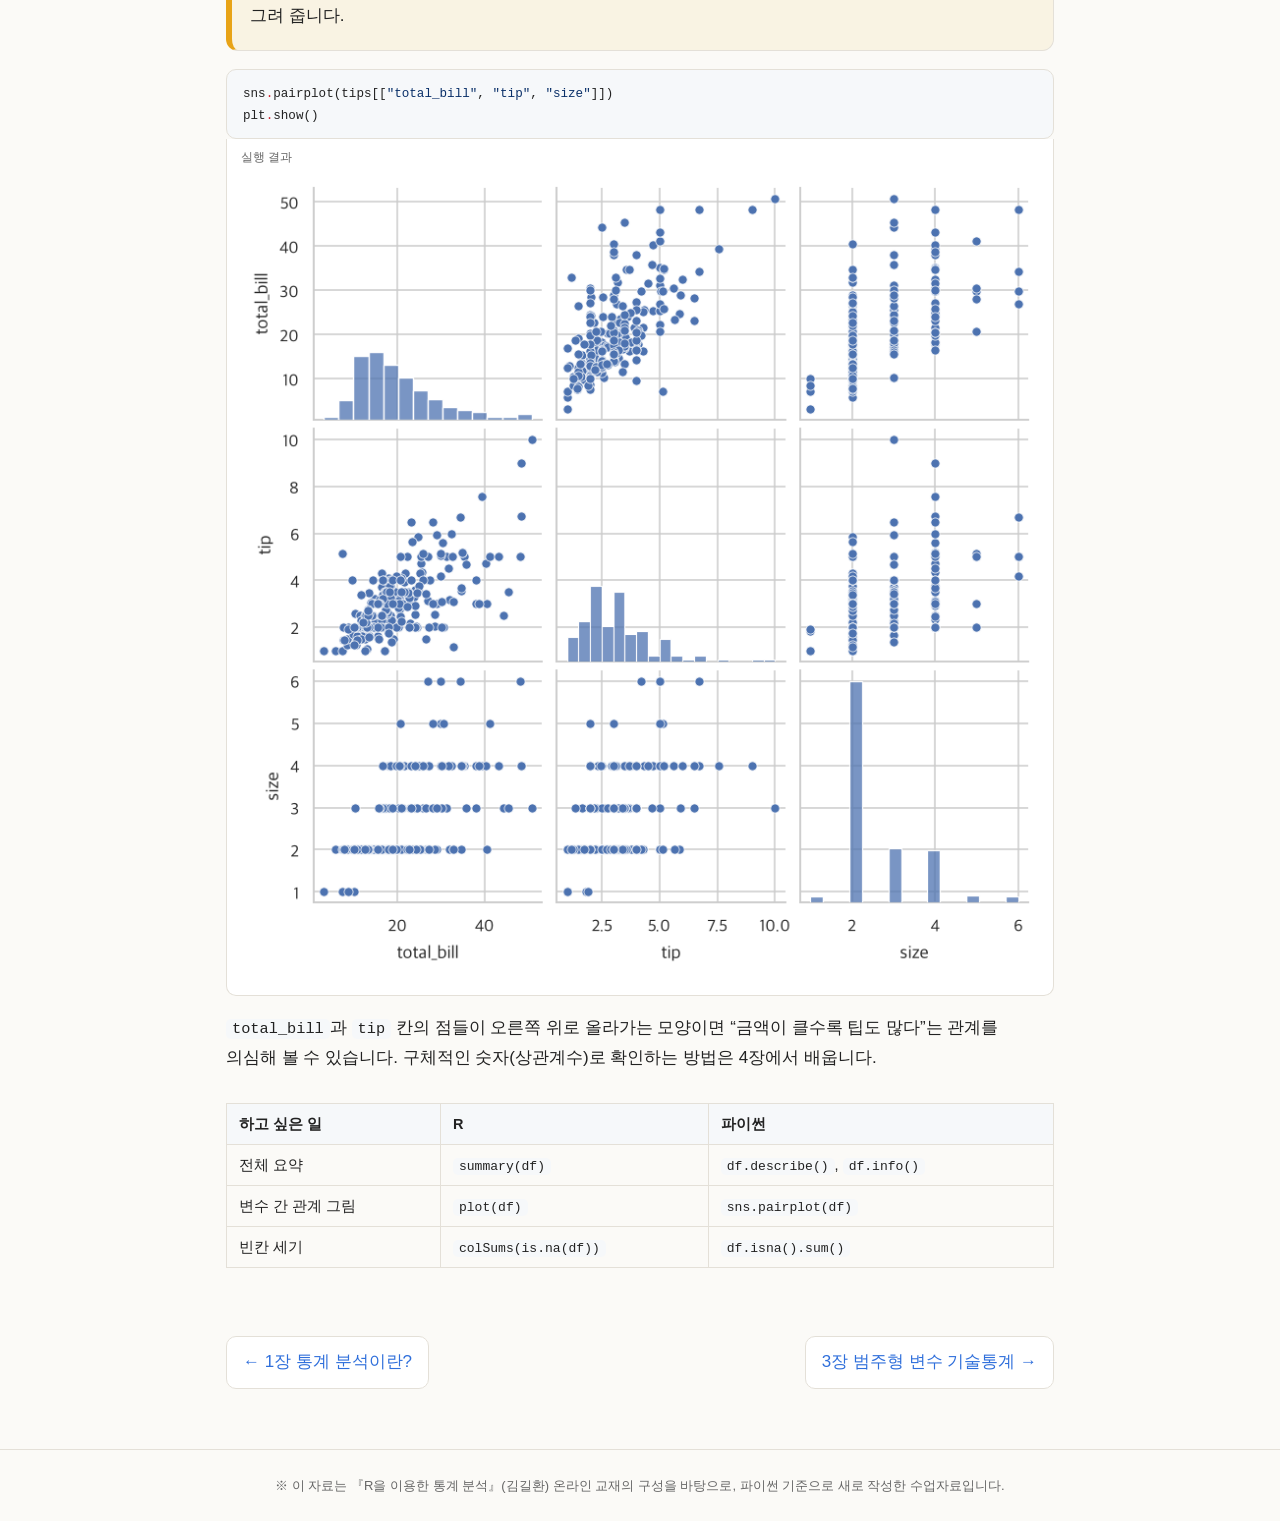
<file: 강의자료/ch02.html>
<!doctype html>
<html lang="ko"><head><meta charset="utf-8"><meta name="viewport" content="width=device-width,initial-scale=1">
<title>2장 기술통계 분석이란? - 파이썬으로 배우는 데이터분석과 통계</title>
<link rel="stylesheet" href="style.css"></head>
<body>
<header class="top"><a href="index.html">📊 파이썬으로 배우는 데이터분석과 통계</a>
<nav><a href="ch01.html">1장</a><a href="ch02.html" class=cur>2장</a><a href="ch03.html">3장</a><a href="ch04.html">4장</a><a href="ch05.html">5장</a></nav></header>
<main>
<div class="chead"><div class="cnum">2장</div><h1>기술통계 분석이란?</h1><p class="sub">분석 전에 데이터와 먼저 친해지기</p></div>
<div class="box goal"><div class="box-title">🎯 이 장에서 배우는 것</div><ul><li>기술통계가 왜 중요한지, 어떤 종류가 있는지 안다.</li><li>데이터 전체를 한 번에 요약(<code>info</code>, <code>describe</code>)할 수 있다.</li><li>빈칸(결측치)이 얼마나 있는지 확인할 수 있다.</li><li>변수들의 관계를 한 장의 그림(<code>pairplot</code>)으로 볼 수 있다.</li></ul></div>
<div class="toc"><b>이 장의 목차</b><a href="#s1">2.1 기술통계 기법의 중요성</a><a href="#s2">2.2 기술통계 기법의 분류</a><a href="#s3">2.3 실습 데이터 살펴보기</a><a href="#s4">2.4 데이터 전체에 대한 요약 정보 파악하기</a></div>
<h2 id="s1">2.1 기술통계 기법의 중요성</h2><p>많은 사람들이 데이터를 받자마자 어려운 통계 기법부터 적용하려 합니다. 하지만 그 전에 <b>데이터 자체를 충분히 살펴보는 것</b>이 훨씬 중요합니다.</p><div class="box analogy"><div class="box-title">🍜 쉬운 비유</div><p>의사는 처방부터 내지 않습니다. <b>체온·혈압·맥박을 재고 문진</b>을 먼저 하죠. 기술통계는 데이터의 <b>기본 건강검진</b>입니다. 검진 없이 수술(고급 분석)부터 하면 큰일이 나요.</p></div><ul><li>데이터 안에 어떤 패턴이 있는지 요약해 준다.</li><li>잘못 입력된 값, 빈칸 같은 <b>문제</b>를 미리 찾게 해 준다.</li><li>분석 결과를 다른 사람에게 설명할 때 가장 쉬운 <b>소통 도구</b>가 된다.</li></ul><h2 id="s2">2.2 기술통계 기법의 분류</h2><p>기술통계 기법은 세 가지 관점으로 나눠 볼 수 있습니다.</p><div class="tblwrap"><table class="plain "><thead><tr><th>관점</th><th>구분</th></tr></thead><tbody><tr><td>① 표현 방식</td><td>숫자(표·통계치)로 요약 vs 그래프로 요약</td></tr><tr><td>② 변수 종류</td><td>범주형 변수 vs 수치형 변수</td></tr><tr><td>③ 변수 개수</td><td>변수 하나의 분포 vs 변수들 사이의 관계(상관성)</td></tr></tbody></table></div><p>이 관점들을 조합하면 3~5장의 구성이 됩니다.</p><div class="tblwrap"><table class="plain "><thead><tr><th>장</th><th>다루는 대상</th><th>예</th></tr></thead><tbody><tr><td>3장</td><td>범주형 변수 (하나, 둘 이상)</td><td>성별 인원수, 성별×생존 여부 교차표</td></tr><tr><td>4장</td><td>수치형 변수 (하나, 둘 이상)</td><td>금액의 평균·퍼짐, 금액과 팁의 상관관계</td></tr><tr><td>5장</td><td>범주형 × 수치형</td><td>성별에 따른 금액 차이</td></tr></tbody></table></div><h2 id="s3">2.3 실습 데이터 살펴보기</h2><p>먼저 도구를 불러오고 데이터를 읽습니다. (1장과 같은 코드입니다. 새 파일을 시작할 때마다 맨 위에 붙여 넣으세요.)</p><div class="code"><pre><code><span class="kn">import</span><span class="w"> </span><span class="nn">pandas</span><span class="w"> </span><span class="k">as</span><span class="w"> </span><span class="nn">pd</span>
<span class="kn">import</span><span class="w"> </span><span class="nn">numpy</span><span class="w"> </span><span class="k">as</span><span class="w"> </span><span class="nn">np</span>
<span class="kn">import</span><span class="w"> </span><span class="nn">matplotlib.pyplot</span><span class="w"> </span><span class="k">as</span><span class="w"> </span><span class="nn">plt</span>
<span class="kn">import</span><span class="w"> </span><span class="nn">seaborn</span><span class="w"> </span><span class="k">as</span><span class="w"> </span><span class="nn">sns</span>
<span class="kn">import</span><span class="w"> </span><span class="nn">platform</span>

<span class="n">sns</span><span class="o">.</span><span class="n">set_theme</span><span class="p">(</span><span class="n">style</span><span class="o">=</span><span class="s1">'whitegrid'</span><span class="p">)</span>             <span class="c1"># 그래프 기본 스타일 (이 줄을 먼저!)</span>

<span class="c1"># 그래프에서 한글이 깨지지 않게 하는 설정 (운영체제에 맞는 글꼴 선택)</span>
<span class="n">plt</span><span class="o">.</span><span class="n">rcParams</span><span class="p">[</span><span class="s1">'font.family'</span><span class="p">]</span> <span class="o">=</span> <span class="p">{</span><span class="s1">'Darwin'</span><span class="p">:</span> <span class="s1">'Apple SD Gothic Neo'</span><span class="p">,</span> <span class="s1">'Windows'</span><span class="p">:</span> <span class="s1">'Malgun Gothic'</span><span class="p">}</span><span class="o">.</span><span class="n">get</span><span class="p">(</span><span class="n">platform</span><span class="o">.</span><span class="n">system</span><span class="p">(),</span> <span class="s1">'NanumGothic'</span><span class="p">)</span>
<span class="n">plt</span><span class="o">.</span><span class="n">rcParams</span><span class="p">[</span><span class="s1">'axes.unicode_minus'</span><span class="p">]</span> <span class="o">=</span> <span class="kc">False</span>   <span class="c1"># 마이너스(-) 기호 깨짐 방지</span>
</code></pre></div><div class="code"><pre><code><span class="n">tips</span> <span class="o">=</span> <span class="n">pd</span><span class="o">.</span><span class="n">read_csv</span><span class="p">(</span><span class="s2">"data/tips.csv"</span><span class="p">)</span>
<span class="n">titanic</span> <span class="o">=</span> <span class="n">pd</span><span class="o">.</span><span class="n">read_csv</span><span class="p">(</span><span class="s2">"data/titanic.csv"</span><span class="p">)</span>
<span class="n">tips</span><span class="o">.</span><span class="n">head</span><span class="p">()</span>
</code></pre></div><div class="result"><div class="rlabel">실행 결과</div><div class="tblwrap"><table class="dataframe df">
  <thead>
    <tr style="text-align: right;">
      <th></th>
      <th>total_bill</th>
      <th>tip</th>
      <th>sex</th>
      <th>smoker</th>
      <th>day</th>
      <th>time</th>
      <th>size</th>
    </tr>
  </thead>
  <tbody>
    <tr>
      <th>0</th>
      <td>16.99</td>
      <td>1.01</td>
      <td>Female</td>
      <td>No</td>
      <td>Sun</td>
      <td>Dinner</td>
      <td>2</td>
    </tr>
    <tr>
      <th>1</th>
      <td>10.34</td>
      <td>1.66</td>
      <td>Male</td>
      <td>No</td>
      <td>Sun</td>
      <td>Dinner</td>
      <td>3</td>
    </tr>
    <tr>
      <th>2</th>
      <td>21.01</td>
      <td>3.50</td>
      <td>Male</td>
      <td>No</td>
      <td>Sun</td>
      <td>Dinner</td>
      <td>3</td>
    </tr>
    <tr>
      <th>3</th>
      <td>23.68</td>
      <td>3.31</td>
      <td>Male</td>
      <td>No</td>
      <td>Sun</td>
      <td>Dinner</td>
      <td>2</td>
    </tr>
    <tr>
      <th>4</th>
      <td>24.59</td>
      <td>3.61</td>
      <td>Female</td>
      <td>No</td>
      <td>Sun</td>
      <td>Dinner</td>
      <td>4</td>
    </tr>
  </tbody>
</table></div></div><div class="tblwrap"><table class="plain "><thead><tr><th>변수명</th><th>뜻</th><th>종류</th></tr></thead><tbody><tr><td>total_bill</td><td>총 계산 금액 (달러)</td><td>수치형</td></tr><tr><td>tip</td><td>팁 (달러)</td><td>수치형</td></tr><tr><td>sex</td><td>계산한 사람의 성별 (Male/Female)</td><td>범주형(명목)</td></tr><tr><td>smoker</td><td>일행 중 흡연자 여부</td><td>범주형(명목)</td></tr><tr><td>day</td><td>요일 (Thur/Fri/Sat/Sun)</td><td>범주형</td></tr><tr><td>time</td><td>식사 시간대 (Lunch/Dinner)</td><td>범주형(명목)</td></tr><tr><td>size</td><td>일행 인원수</td><td>수치형(정수)</td></tr></tbody></table></div><h2 id="s4">2.4 데이터 전체에 대한 요약 정보 파악하기</h2><h3>① info() : 데이터의 ‘신분증’ 확인</h3><p>행·열 개수, 각 열의 자료형, 그리고 <b>비어 있지 않은 값의 개수</b>를 보여 줍니다.</p><div class="code"><pre><code><span class="n">tips</span><span class="o">.</span><span class="n">info</span><span class="p">()</span>
</code></pre></div><div class="result"><div class="rlabel">실행 결과</div><pre class="out">&lt;class &#x27;pandas.DataFrame&#x27;&gt;
RangeIndex: 244 entries, 0 to 243
Data columns (total 7 columns):
 #   Column      Non-Null Count  Dtype  
---  ------      --------------  -----  
 0   total_bill  244 non-null    float64
 1   tip         244 non-null    float64
 2   sex         244 non-null    str    
 3   smoker      244 non-null    str    
 4   day         244 non-null    str    
 5   time        244 non-null    str    
 6   size        244 non-null    int64  
dtypes: float64(2), int64(1), str(4)
memory usage: 13.5 KB</pre></div><h3>② describe() : 숫자 열의 ‘종합 성적표’</h3><p>수치형 변수마다 개수(count), 평균(mean), 표준편차(std), 최솟값(min), 사분위수(25%, 50%, 75%), 최댓값(max)를 한 번에 계산합니다.</p><div class="code"><pre><code><span class="n">tips</span><span class="o">.</span><span class="n">describe</span><span class="p">()</span>
</code></pre></div><div class="result"><div class="rlabel">실행 결과</div><div class="tblwrap"><table class="dataframe df">
  <thead>
    <tr style="text-align: right;">
      <th></th>
      <th>total_bill</th>
      <th>tip</th>
      <th>size</th>
    </tr>
  </thead>
  <tbody>
    <tr>
      <th>count</th>
      <td>244.000000</td>
      <td>244.000000</td>
      <td>244.000000</td>
    </tr>
    <tr>
      <th>mean</th>
      <td>19.785943</td>
      <td>2.998279</td>
      <td>2.569672</td>
    </tr>
    <tr>
      <th>std</th>
      <td>8.902412</td>
      <td>1.383638</td>
      <td>0.951100</td>
    </tr>
    <tr>
      <th>min</th>
      <td>3.070000</td>
      <td>1.000000</td>
      <td>1.000000</td>
    </tr>
    <tr>
      <th>25%</th>
      <td>13.347500</td>
      <td>2.000000</td>
      <td>2.000000</td>
    </tr>
    <tr>
      <th>50%</th>
      <td>17.795000</td>
      <td>2.900000</td>
      <td>2.000000</td>
    </tr>
    <tr>
      <th>75%</th>
      <td>24.127500</td>
      <td>3.562500</td>
      <td>3.000000</td>
    </tr>
    <tr>
      <th>max</th>
      <td>50.810000</td>
      <td>10.000000</td>
      <td>6.000000</td>
    </tr>
  </tbody>
</table></div></div><p>글자(범주형) 열은 <code>include="object"</code>를 붙이면 요약됩니다. 몇 종류인지(unique), 가장 많은 값(top)과 그 개수(freq)를 알려 줍니다.</p><div class="code"><pre><code><span class="n">tips</span><span class="o">.</span><span class="n">describe</span><span class="p">(</span><span class="n">include</span><span class="o">=</span><span class="s2">"object"</span><span class="p">)</span>
</code></pre></div><div class="result"><div class="rlabel">실행 결과</div><div class="tblwrap"><table class="dataframe df">
  <thead>
    <tr style="text-align: right;">
      <th></th>
      <th>sex</th>
      <th>smoker</th>
      <th>day</th>
      <th>time</th>
    </tr>
  </thead>
  <tbody>
    <tr>
      <th>count</th>
      <td>244</td>
      <td>244</td>
      <td>244</td>
      <td>244</td>
    </tr>
    <tr>
      <th>unique</th>
      <td>2</td>
      <td>2</td>
      <td>4</td>
      <td>2</td>
    </tr>
    <tr>
      <th>top</th>
      <td>Male</td>
      <td>No</td>
      <td>Sat</td>
      <td>Dinner</td>
    </tr>
    <tr>
      <th>freq</th>
      <td>157</td>
      <td>151</td>
      <td>87</td>
      <td>176</td>
    </tr>
  </tbody>
</table></div></div><div class="box rcmp"><div class="box-title">🔁 R에서는?</div><p>R의 <code>summary(course)</code> 한 줄이 파이썬에서는 <code>describe()</code> 두 번(수치형, 범주형)에 해당합니다.</p></div><h3>③ 빈칸(결측치) 찾기</h3><div class="box analogy"><div class="box-title">🍜 쉬운 비유</div><p>결측치(NaN, NA)는 설문지에서 <b>답을 비워 둔 칸</b>입니다. 빈칸이 있는 채로 평균을 내면 계산이 틀어질 수 있어서, 얼마나 있는지부터 확인해야 해요.</p></div><p>tips 데이터는 빈칸이 없지만, 타이타닉 데이터에는 있습니다. 열별로 빈칸 개수를 세어 봅시다. (<code>isna()</code>는 “빈칸이니?”라고 묻고, <code>sum()</code>은 ‘예’의 개수를 셉니다.)</p><div class="code"><pre><code><span class="n">titanic</span><span class="o">.</span><span class="n">isna</span><span class="p">()</span><span class="o">.</span><span class="n">sum</span><span class="p">()</span>
</code></pre></div><div class="result"><div class="rlabel">실행 결과</div><div class="tblwrap"><table class="dataframe df">
  <thead>
    <tr style="text-align: right;">
      <th></th>
      <th>0</th>
    </tr>
  </thead>
  <tbody>
    <tr>
      <th>survived</th>
      <td>0</td>
    </tr>
    <tr>
      <th>pclass</th>
      <td>0</td>
    </tr>
    <tr>
      <th>sex</th>
      <td>0</td>
    </tr>
    <tr>
      <th>age</th>
      <td>177</td>
    </tr>
    <tr>
      <th>sibsp</th>
      <td>0</td>
    </tr>
    <tr>
      <th>parch</th>
      <td>0</td>
    </tr>
    <tr>
      <th>fare</th>
      <td>0</td>
    </tr>
    <tr>
      <th>embarked</th>
      <td>2</td>
    </tr>
    <tr>
      <th>class</th>
      <td>0</td>
    </tr>
    <tr>
      <th>who</th>
      <td>0</td>
    </tr>
    <tr>
      <th>adult_male</th>
      <td>0</td>
    </tr>
    <tr>
      <th>deck</th>
      <td>688</td>
    </tr>
    <tr>
      <th>embark_town</th>
      <td>2</td>
    </tr>
    <tr>
      <th>alive</th>
      <td>0</td>
    </tr>
    <tr>
      <th>alone</th>
      <td>0</td>
    </tr>
  </tbody>
</table></div></div><div class="code"><pre><code><span class="n">titanic</span><span class="o">.</span><span class="n">describe</span><span class="p">()</span>   <span class="c1"># 나이(age)는 891명 중 714명만 값이 있어서 count가 더 적음</span>
</code></pre></div><div class="result"><div class="rlabel">실행 결과</div><div class="tblwrap"><table class="dataframe df">
  <thead>
    <tr style="text-align: right;">
      <th></th>
      <th>survived</th>
      <th>pclass</th>
      <th>age</th>
      <th>sibsp</th>
      <th>parch</th>
      <th>fare</th>
    </tr>
  </thead>
  <tbody>
    <tr>
      <th>count</th>
      <td>891.000000</td>
      <td>891.000000</td>
      <td>714.000000</td>
      <td>891.000000</td>
      <td>891.000000</td>
      <td>891.000000</td>
    </tr>
    <tr>
      <th>mean</th>
      <td>0.383838</td>
      <td>2.308642</td>
      <td>29.699118</td>
      <td>0.523008</td>
      <td>0.381594</td>
      <td>32.204208</td>
    </tr>
    <tr>
      <th>std</th>
      <td>0.486592</td>
      <td>0.836071</td>
      <td>14.526497</td>
      <td>1.102743</td>
      <td>0.806057</td>
      <td>49.693429</td>
    </tr>
    <tr>
      <th>min</th>
      <td>0.000000</td>
      <td>1.000000</td>
      <td>0.420000</td>
      <td>0.000000</td>
      <td>0.000000</td>
      <td>0.000000</td>
    </tr>
    <tr>
      <th>25%</th>
      <td>0.000000</td>
      <td>2.000000</td>
      <td>20.125000</td>
      <td>0.000000</td>
      <td>0.000000</td>
      <td>7.910400</td>
    </tr>
    <tr>
      <th>50%</th>
      <td>0.000000</td>
      <td>3.000000</td>
      <td>28.000000</td>
      <td>0.000000</td>
      <td>0.000000</td>
      <td>14.454200</td>
    </tr>
    <tr>
      <th>75%</th>
      <td>1.000000</td>
      <td>3.000000</td>
      <td>38.000000</td>
      <td>1.000000</td>
      <td>0.000000</td>
      <td>31.000000</td>
    </tr>
    <tr>
      <th>max</th>
      <td>1.000000</td>
      <td>3.000000</td>
      <td>80.000000</td>
      <td>8.000000</td>
      <td>6.000000</td>
      <td>512.329200</td>
    </tr>
  </tbody>
</table></div></div><div class="box tip"><div class="box-title">💡 알아두기</div><p>pandas의 <code>mean()</code>, <code>describe()</code> 등은 빈칸을 <b>자동으로 빼고</b> 계산합니다. (R은 기본적으로 빈칸이 있으면 결과도 NA가 되어 <code>na.rm=TRUE</code>를 써야 했는데, 파이썬은 반대로 기본이 ‘빼고 계산’입니다.)</p></div><h3>④ pairplot() : 변수들의 관계를 한 장으로</h3><p>모든 수치형 변수를 둘씩 짝지어 <b>산점도</b>(점 그래프)를 그려 주는 그림입니다. 대각선에는 각 변수의 분포(히스토그램)가 나옵니다.</p><div class="box analogy"><div class="box-title">🍜 쉬운 비유</div><p>반 친구들의 <b>키와 몸무게</b>를 좌표평면에 점으로 찍는다고 생각해 보세요. 점들이 우상향으로 모이면 “키가 클수록 몸무게도 나간다”는 관계가 눈에 보이죠. <code>pairplot</code>은 모든 변수 쌍에 대해 이 그림을 한꺼번에 그려 줍니다.</p></div><div class="code"><pre><code><span class="n">sns</span><span class="o">.</span><span class="n">pairplot</span><span class="p">(</span><span class="n">tips</span><span class="p">[[</span><span class="s2">"total_bill"</span><span class="p">,</span> <span class="s2">"tip"</span><span class="p">,</span> <span class="s2">"size"</span><span class="p">]])</span>
<span class="n">plt</span><span class="o">.</span><span class="n">show</span><span class="p">()</span>
</code></pre></div><div class="result"><div class="rlabel">실행 결과</div><img class="fig" src="images/ch02_01.png" alt="그래프 1"></div><p><code>total_bill</code>과 <code>tip</code> 칸의 점들이 오른쪽 위로 올라가는 모양이면 “금액이 클수록 팁도 많다”는 관계를 의심해 볼 수 있습니다. 구체적인 숫자(상관계수)로 확인하는 방법은 4장에서 배웁니다.</p><div class="tblwrap"><table class="plain "><thead><tr><th>하고 싶은 일</th><th>R</th><th>파이썬</th></tr></thead><tbody><tr><td>전체 요약</td><td><code>summary(df)</code></td><td><code>df.describe()</code>, <code>df.info()</code></td></tr><tr><td>변수 간 관계 그림</td><td><code>plot(df)</code></td><td><code>sns.pairplot(df)</code></td></tr><tr><td>빈칸 세기</td><td><code>colSums(is.na(df))</code></td><td><code>df.isna().sum()</code></td></tr></tbody></table></div>
<div class="pager"><a href="ch01.html">← 1장 통계 분석이란?</a><a href="ch03.html">3장 범주형 변수 기술통계 →</a></div>
</main>
<footer>※ 이 자료는 『R을 이용한 통계 분석』(김길환) 온라인 교재의 구성을 바탕으로, 파이썬 기준으로 새로 작성한 수업자료입니다.</footer>
</body></html>
</file>
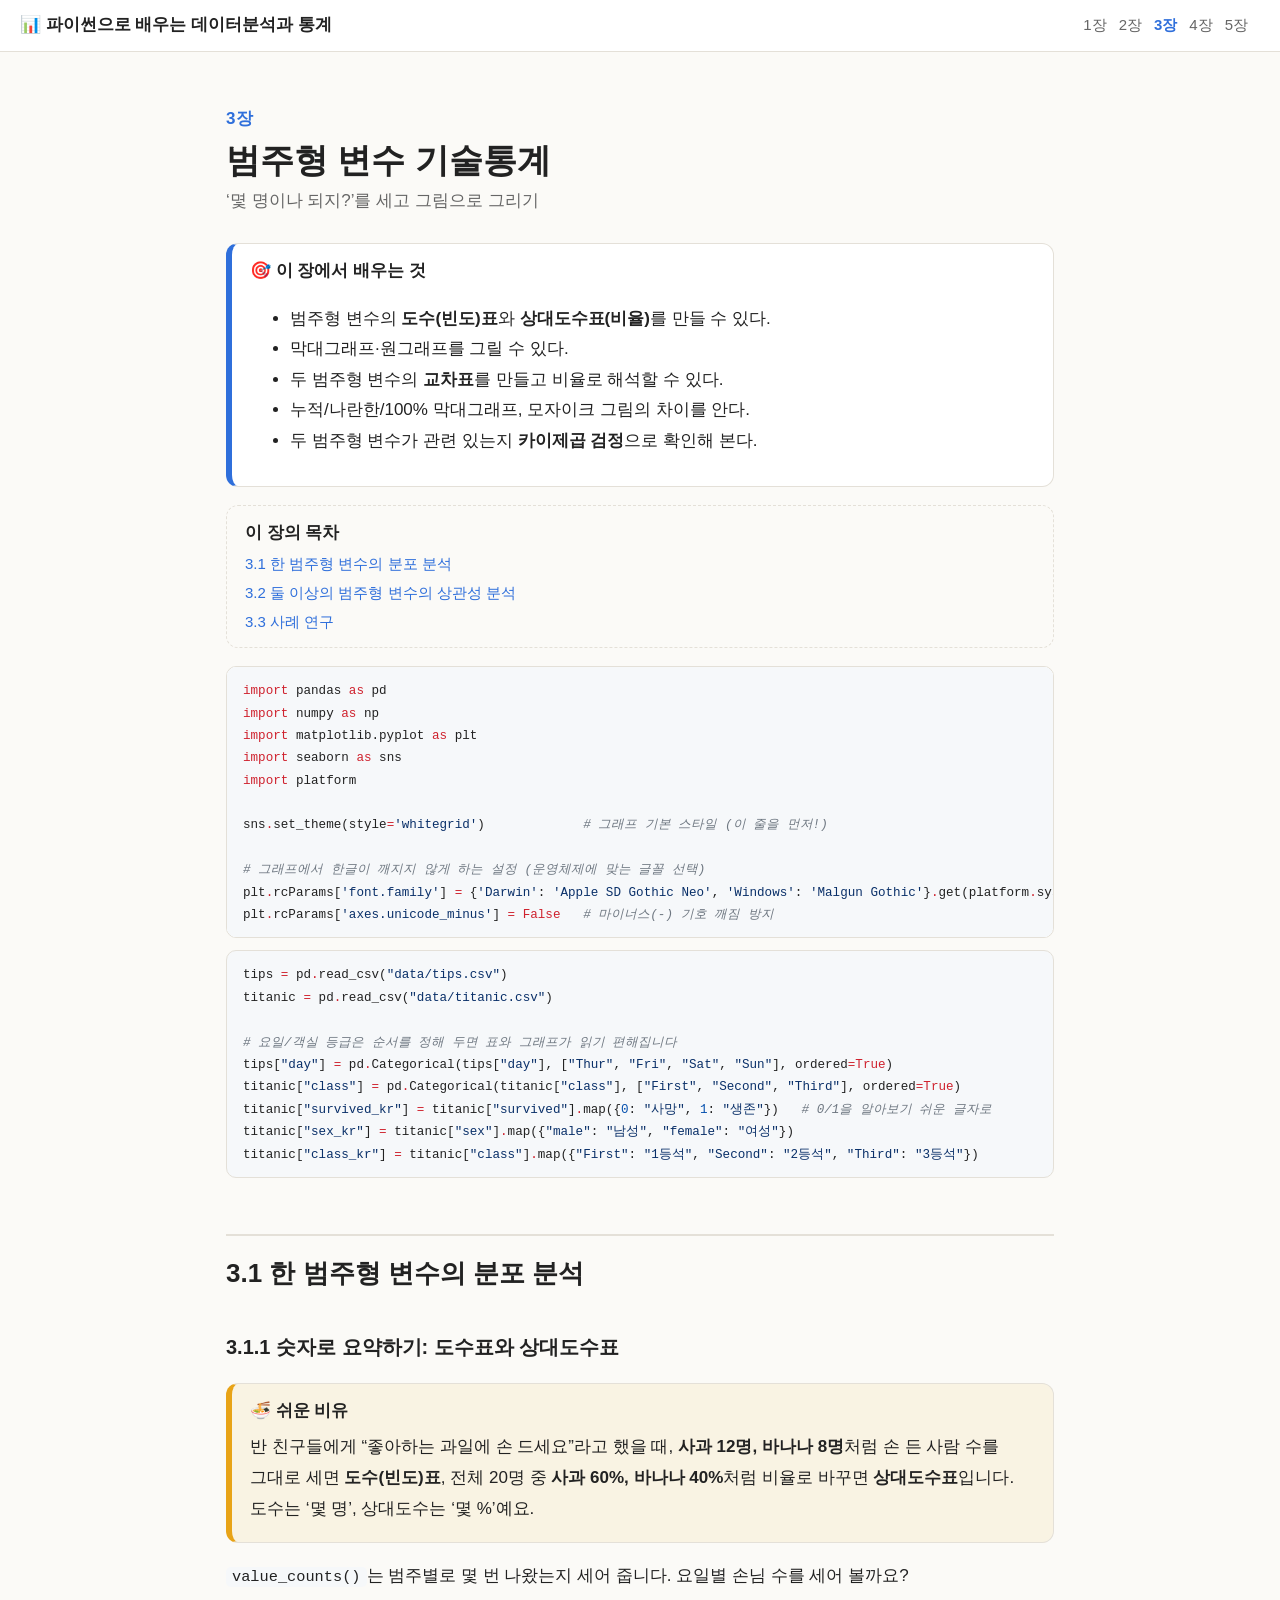
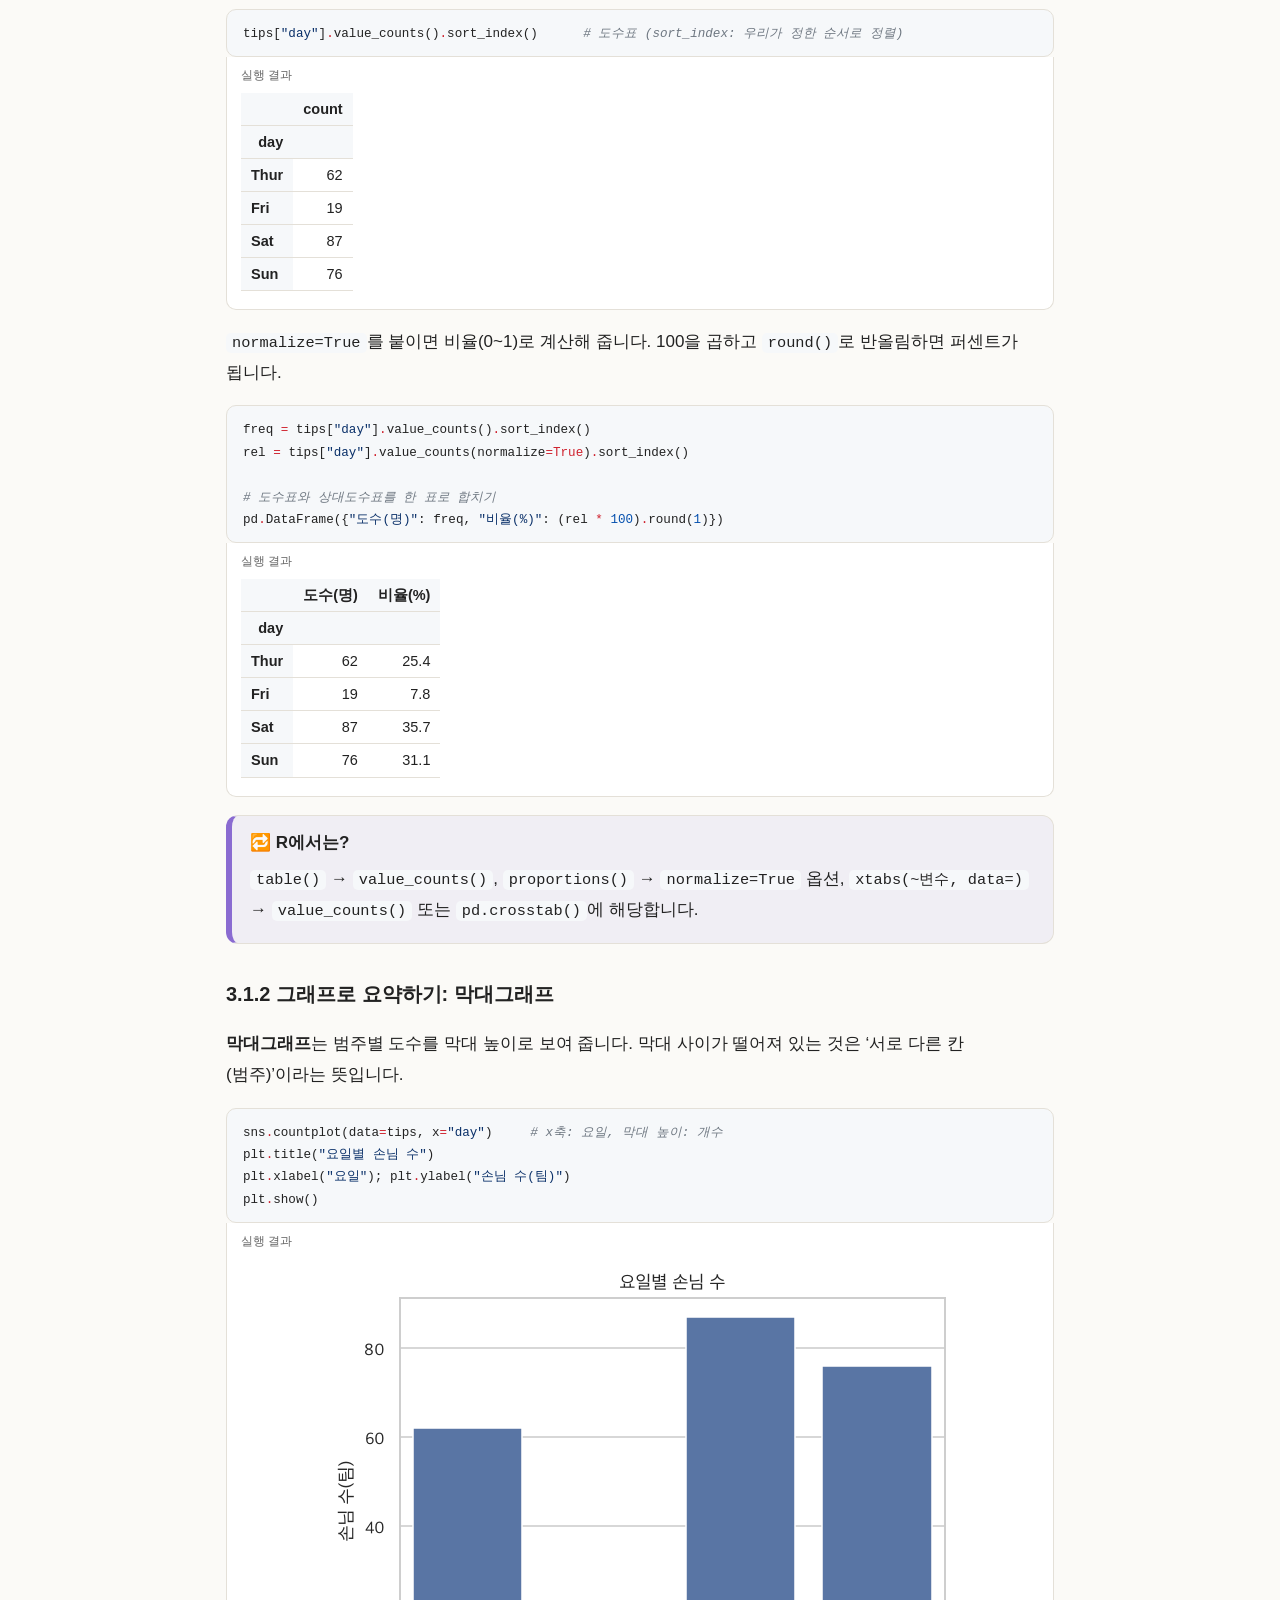
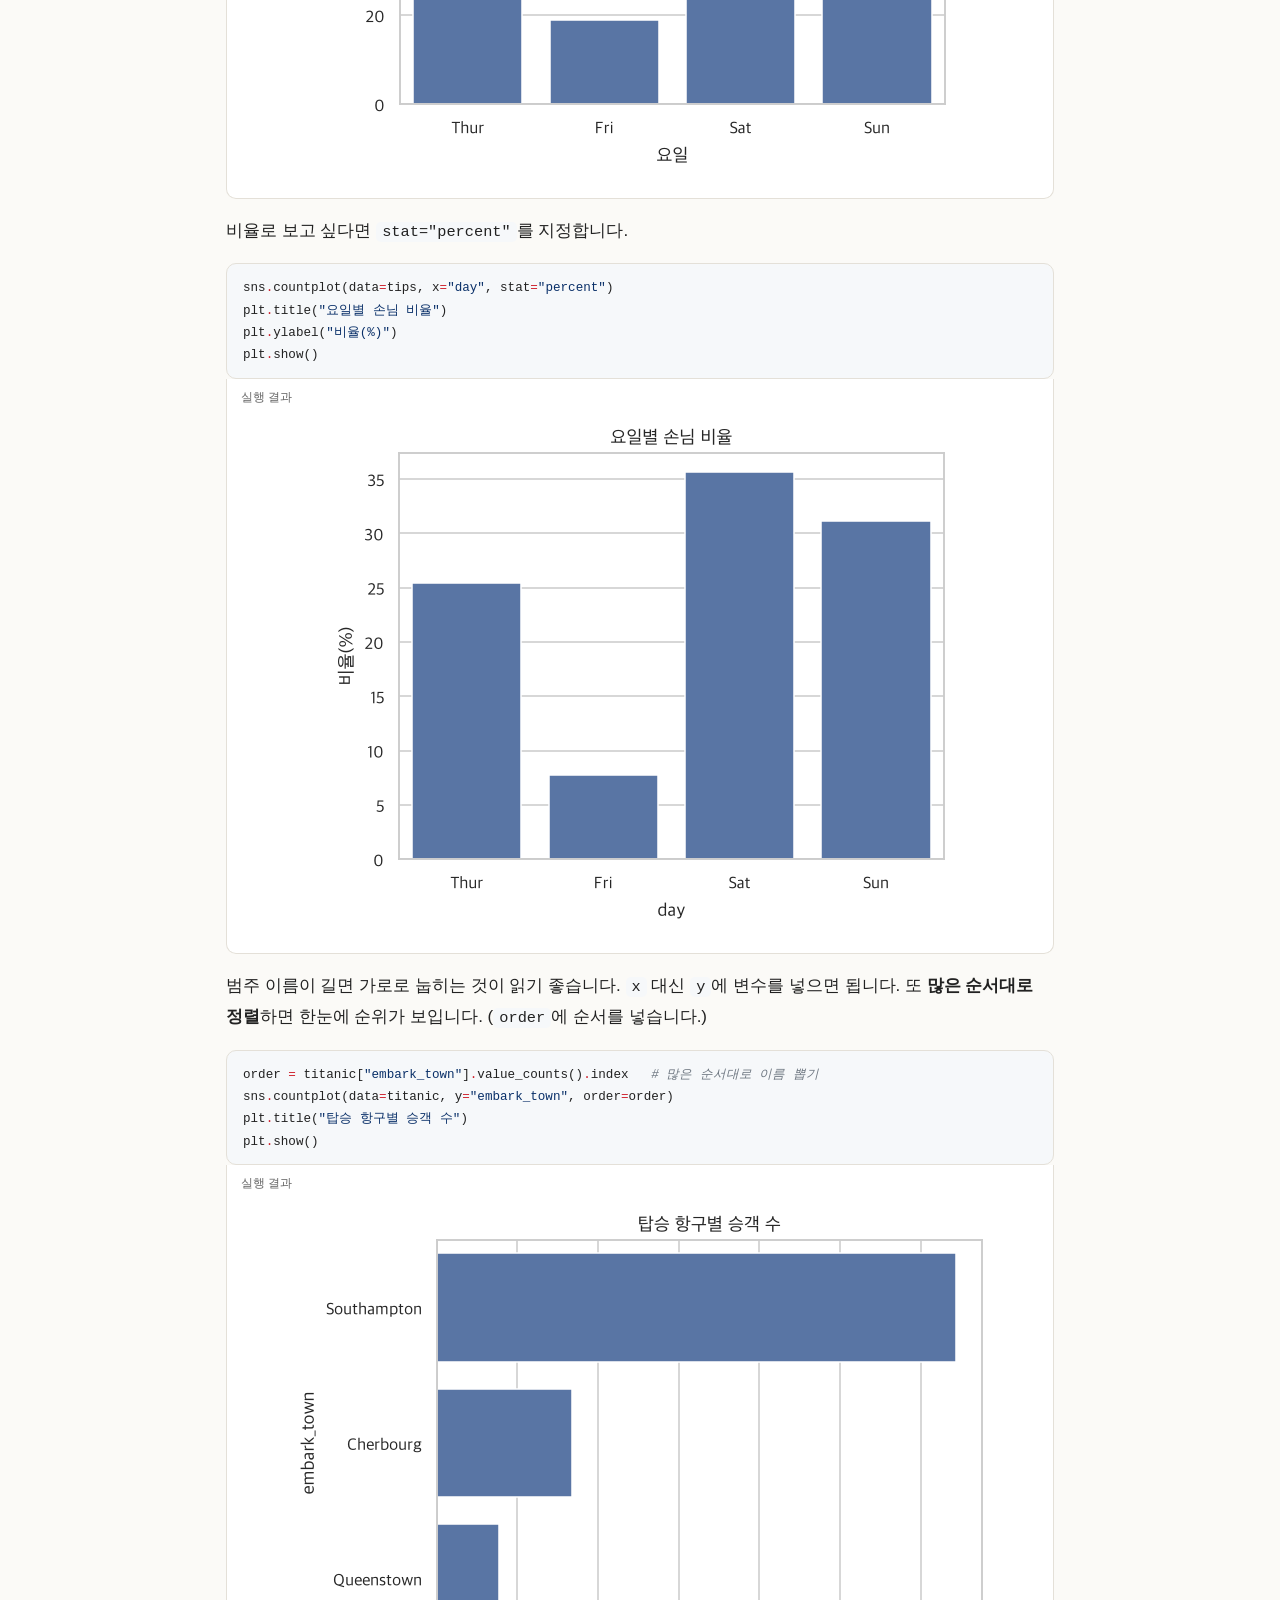
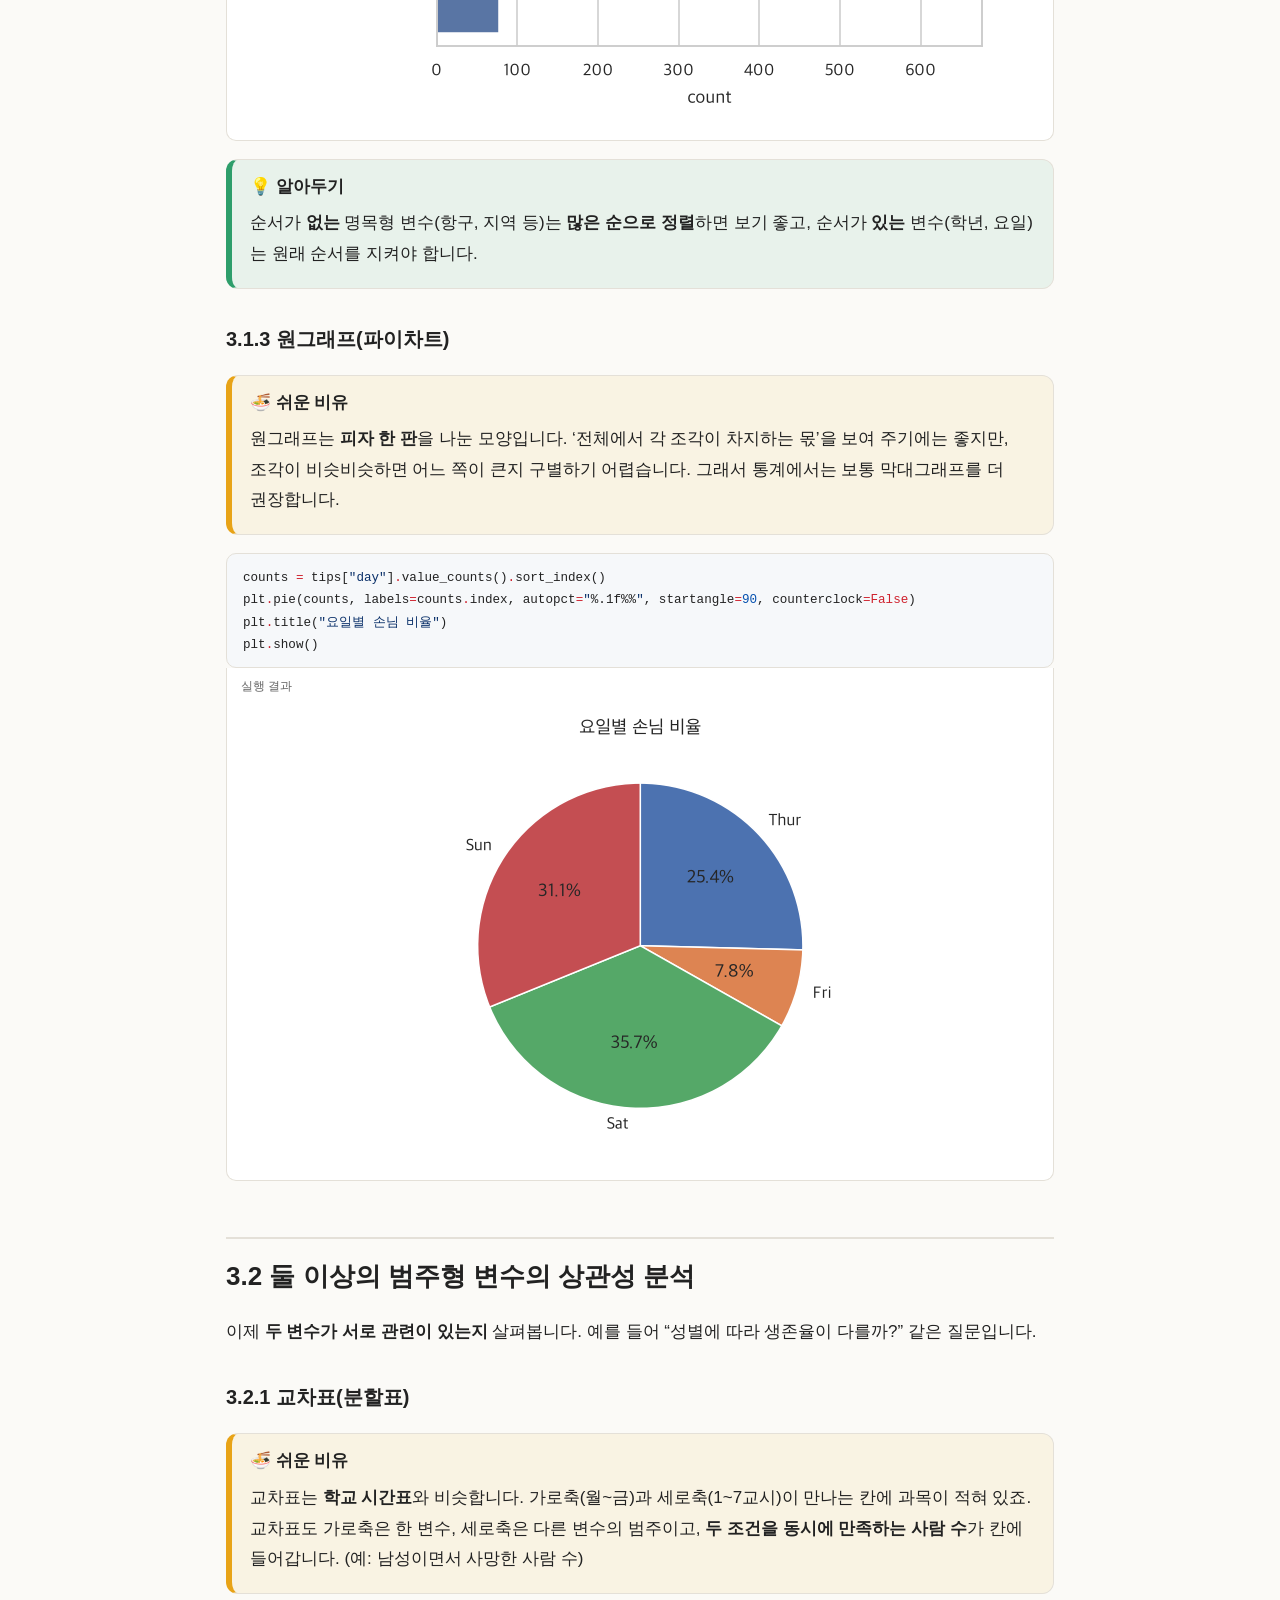
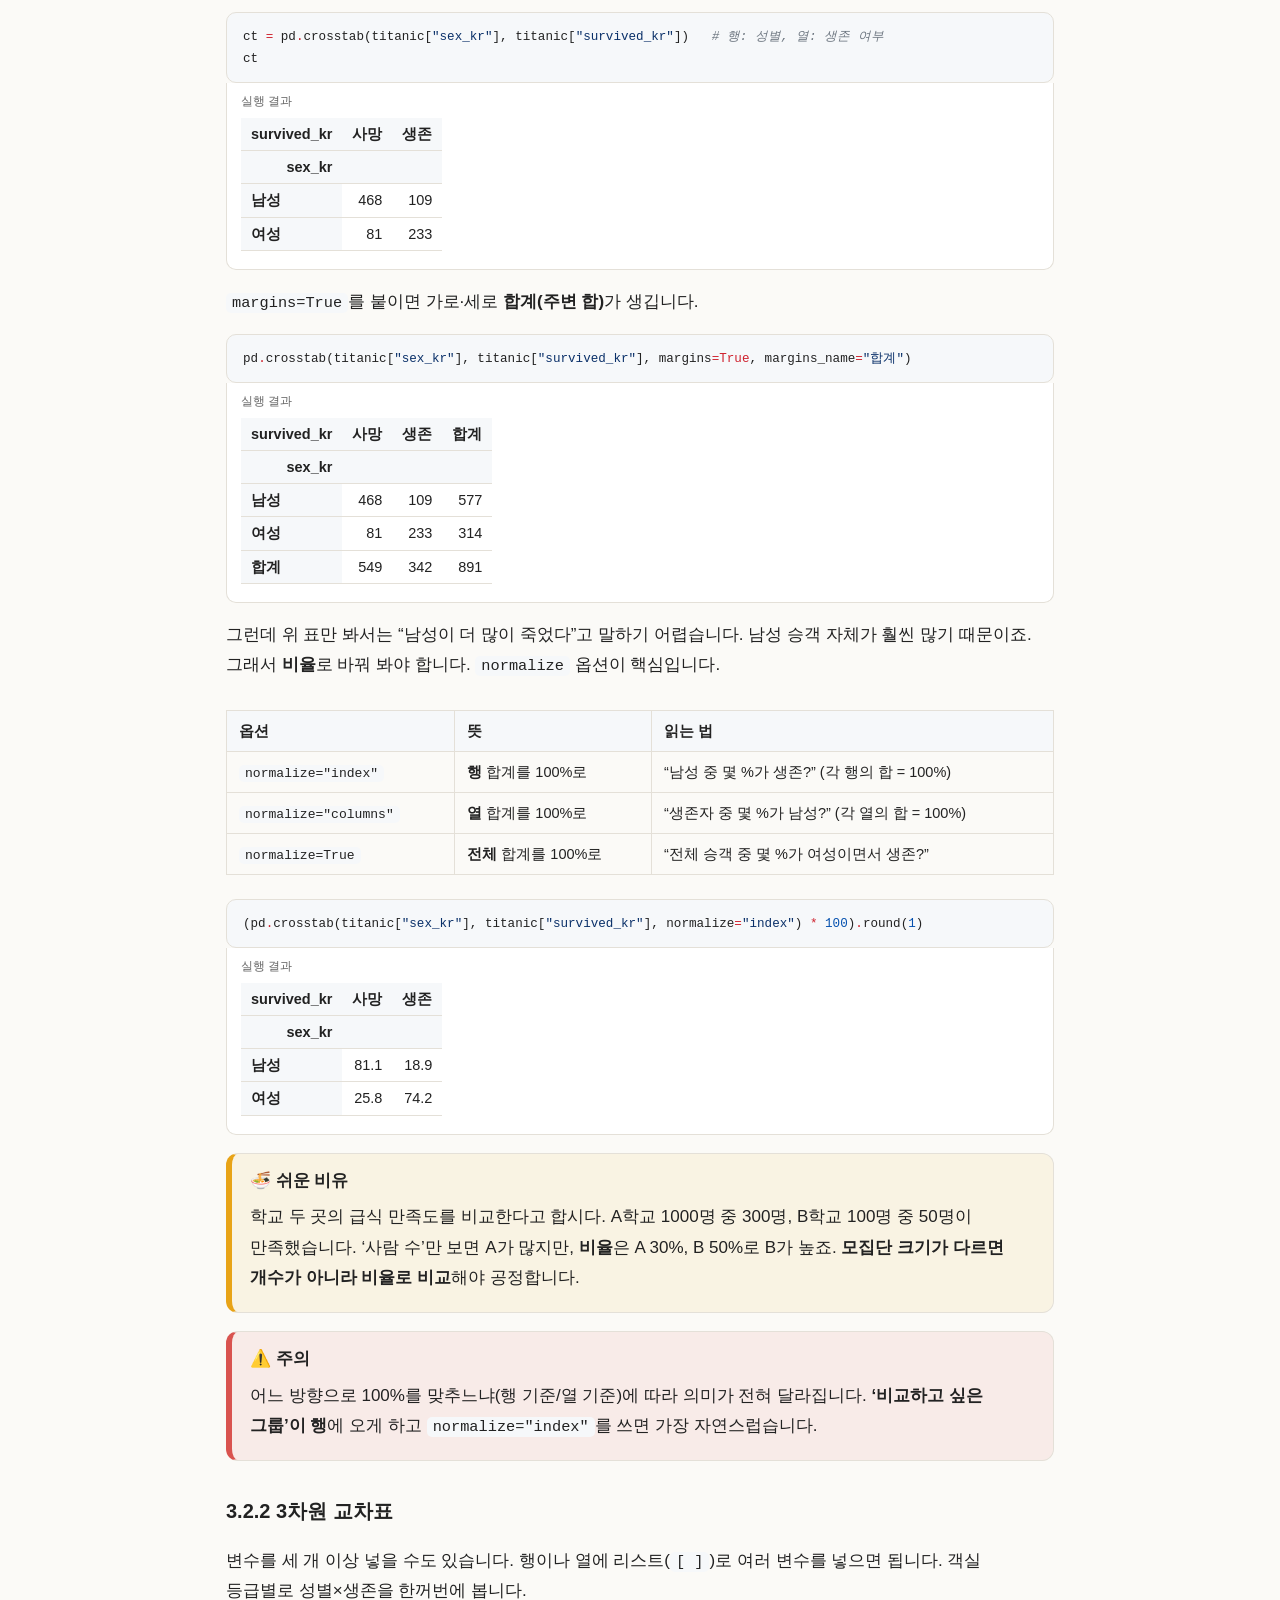
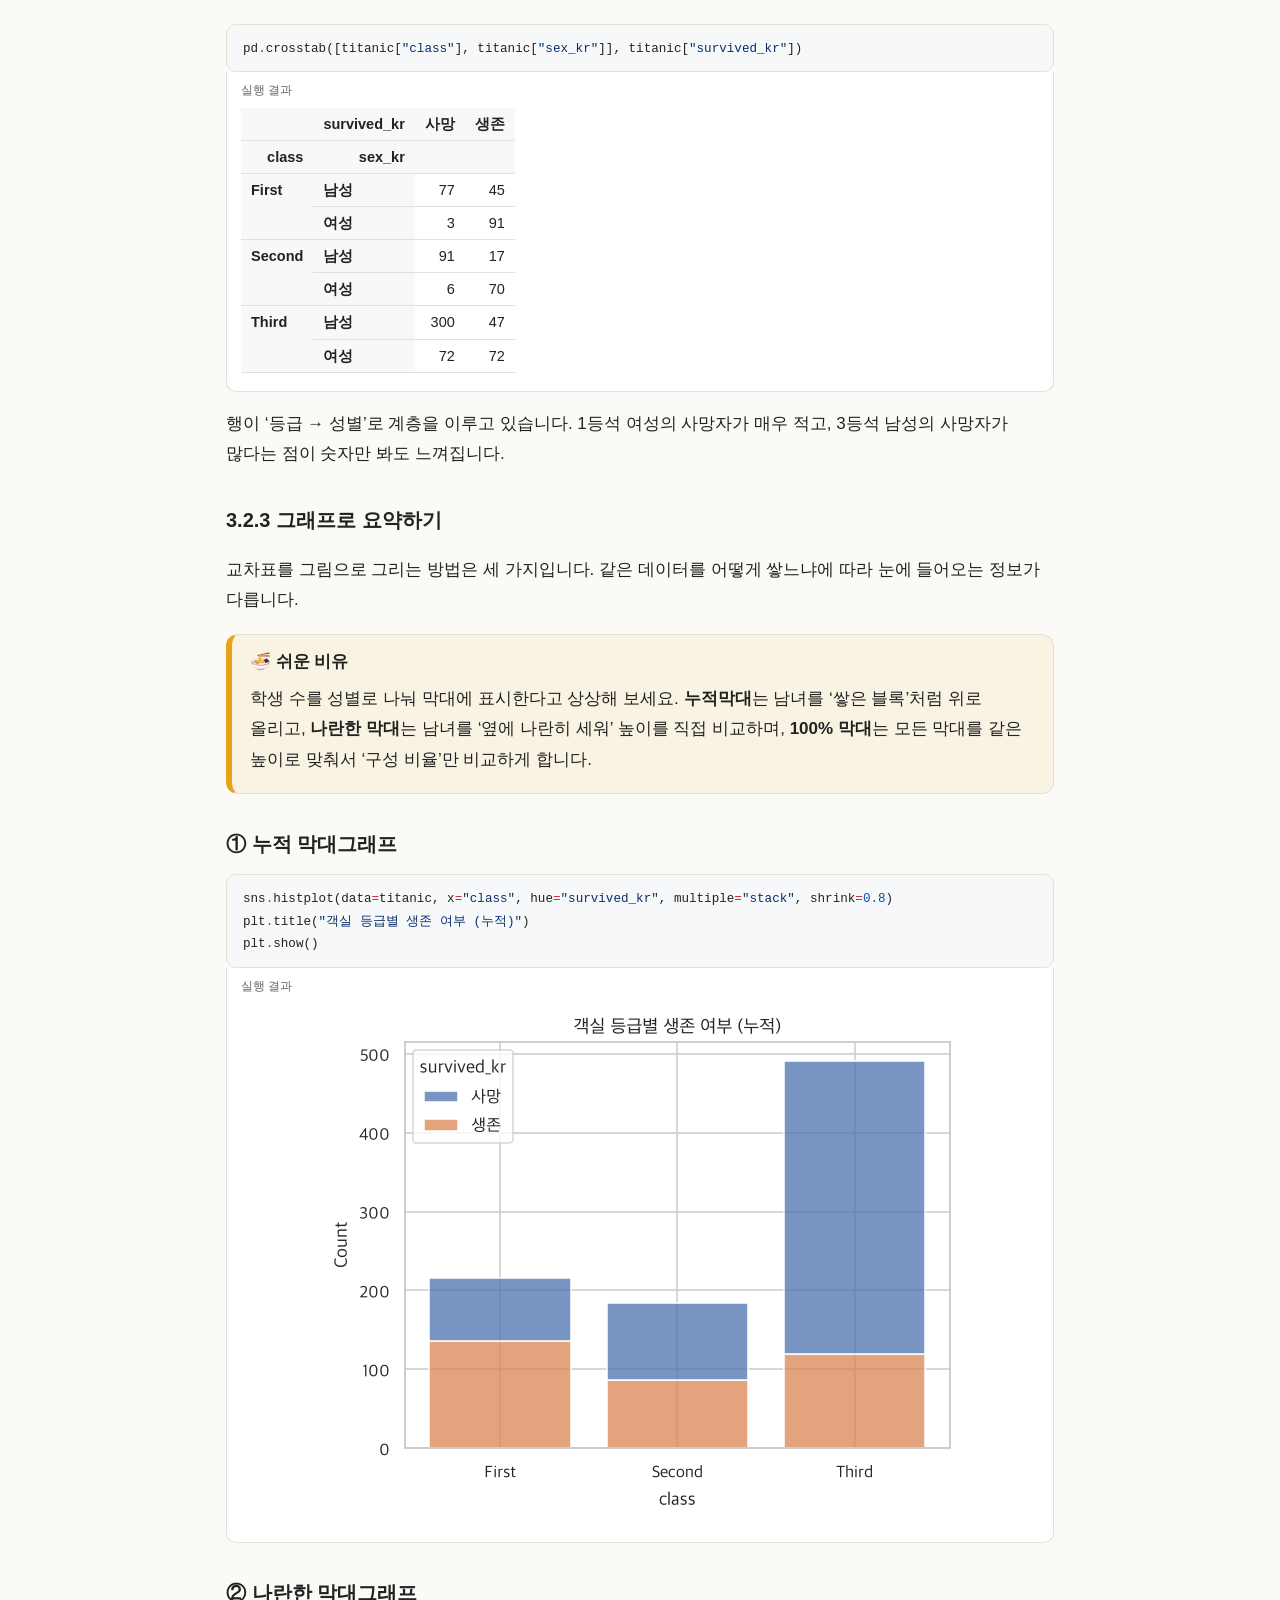
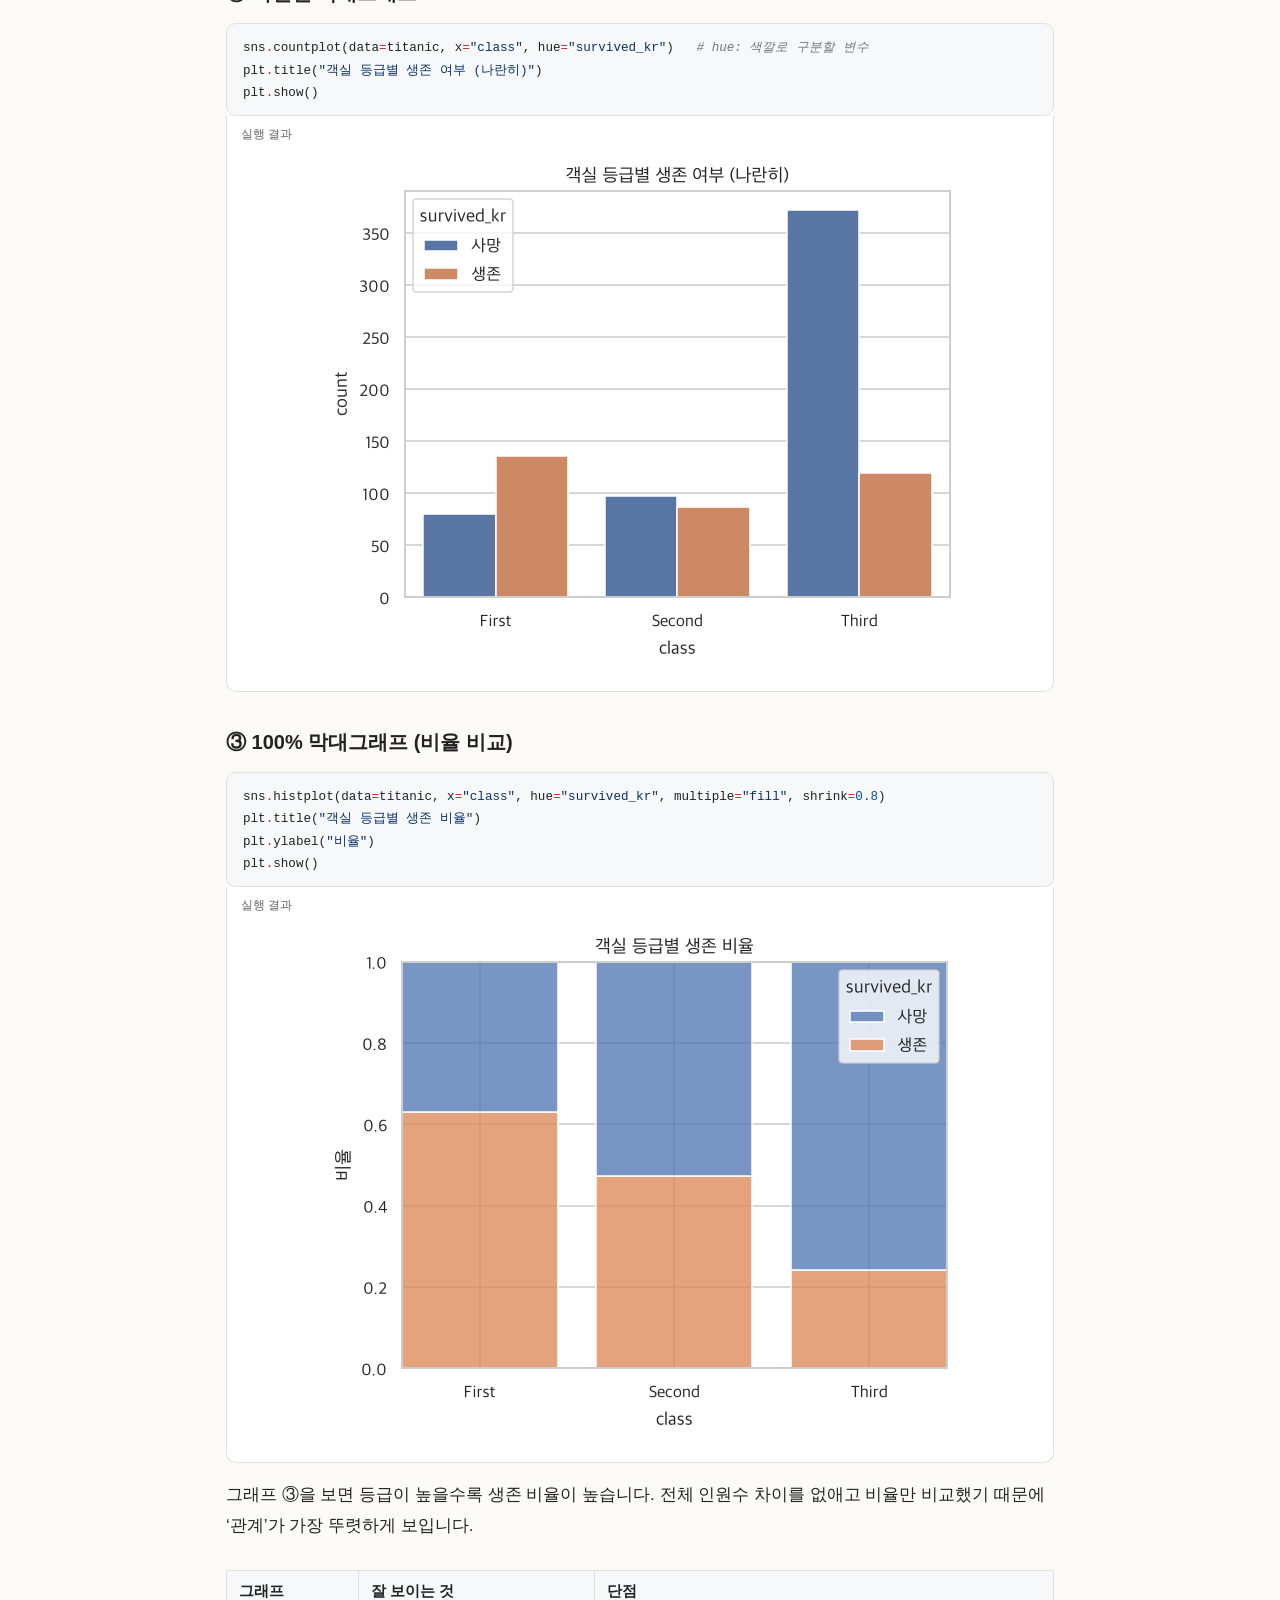
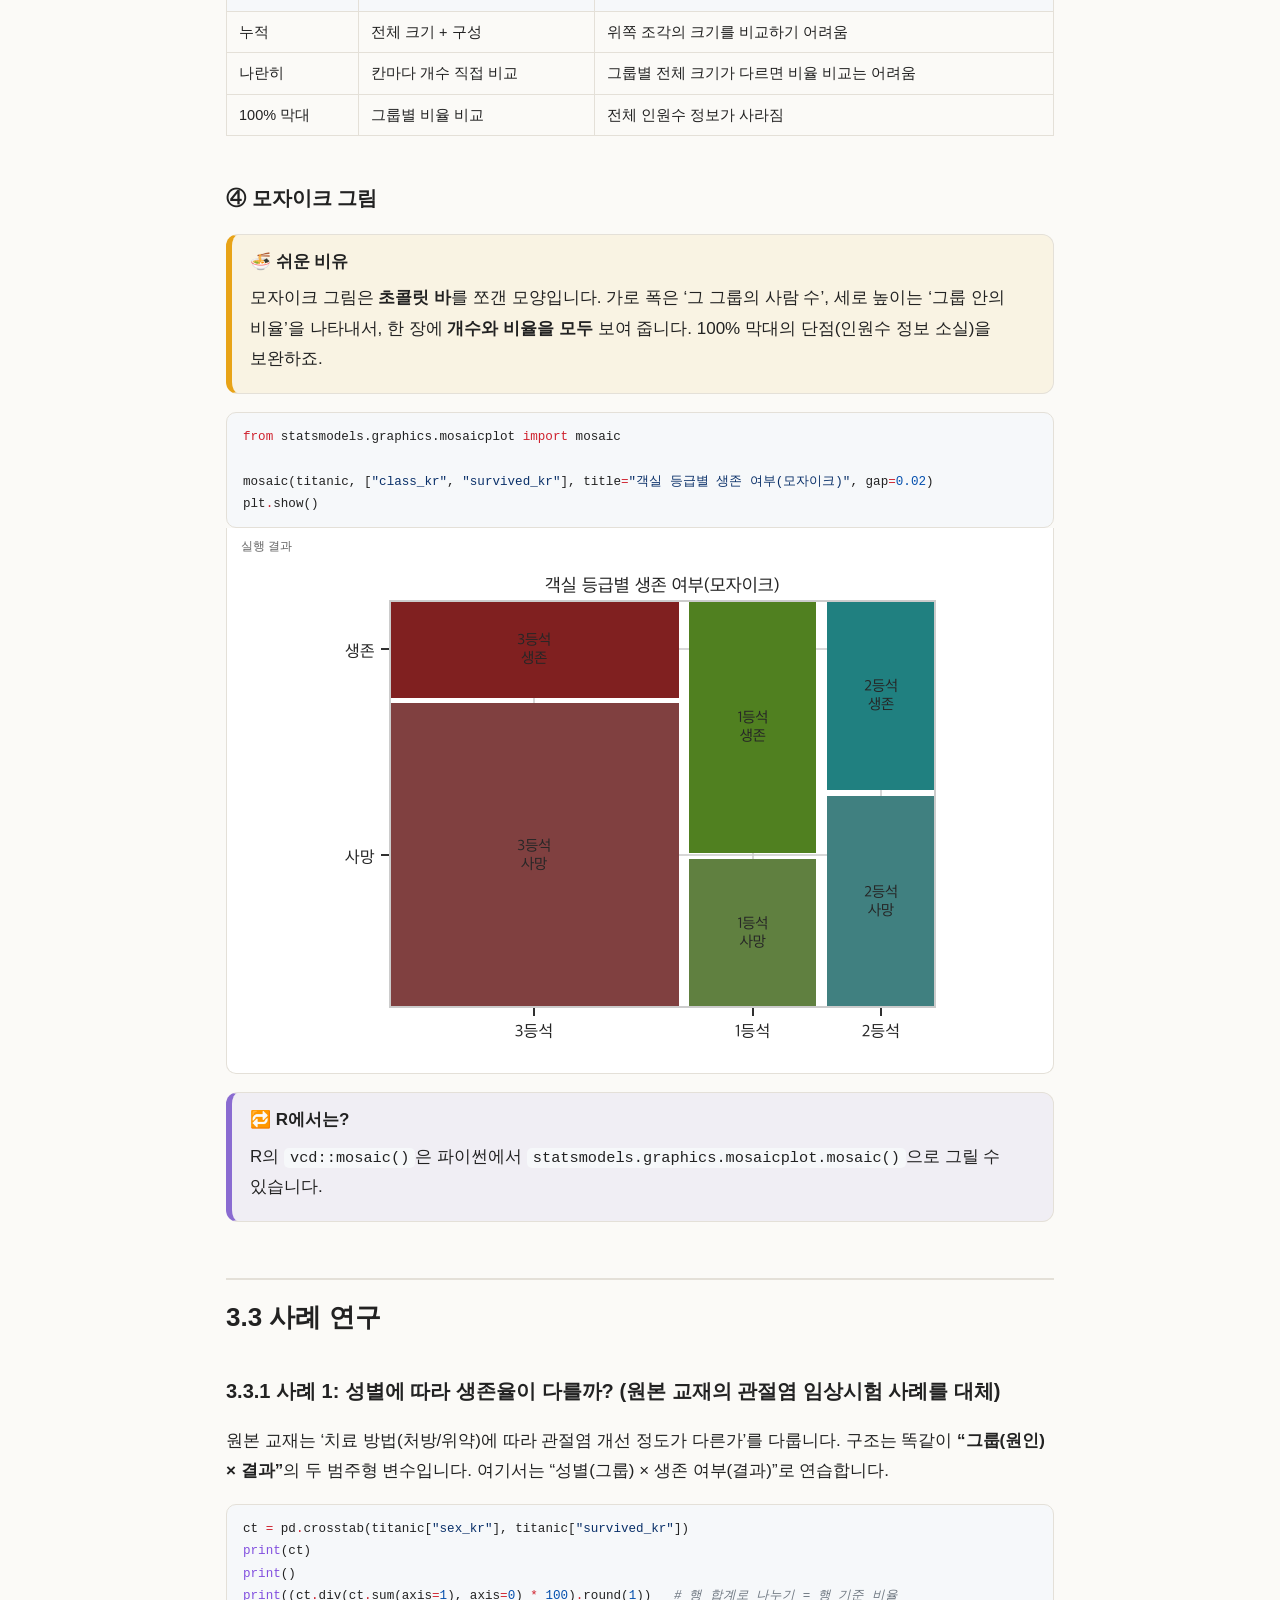
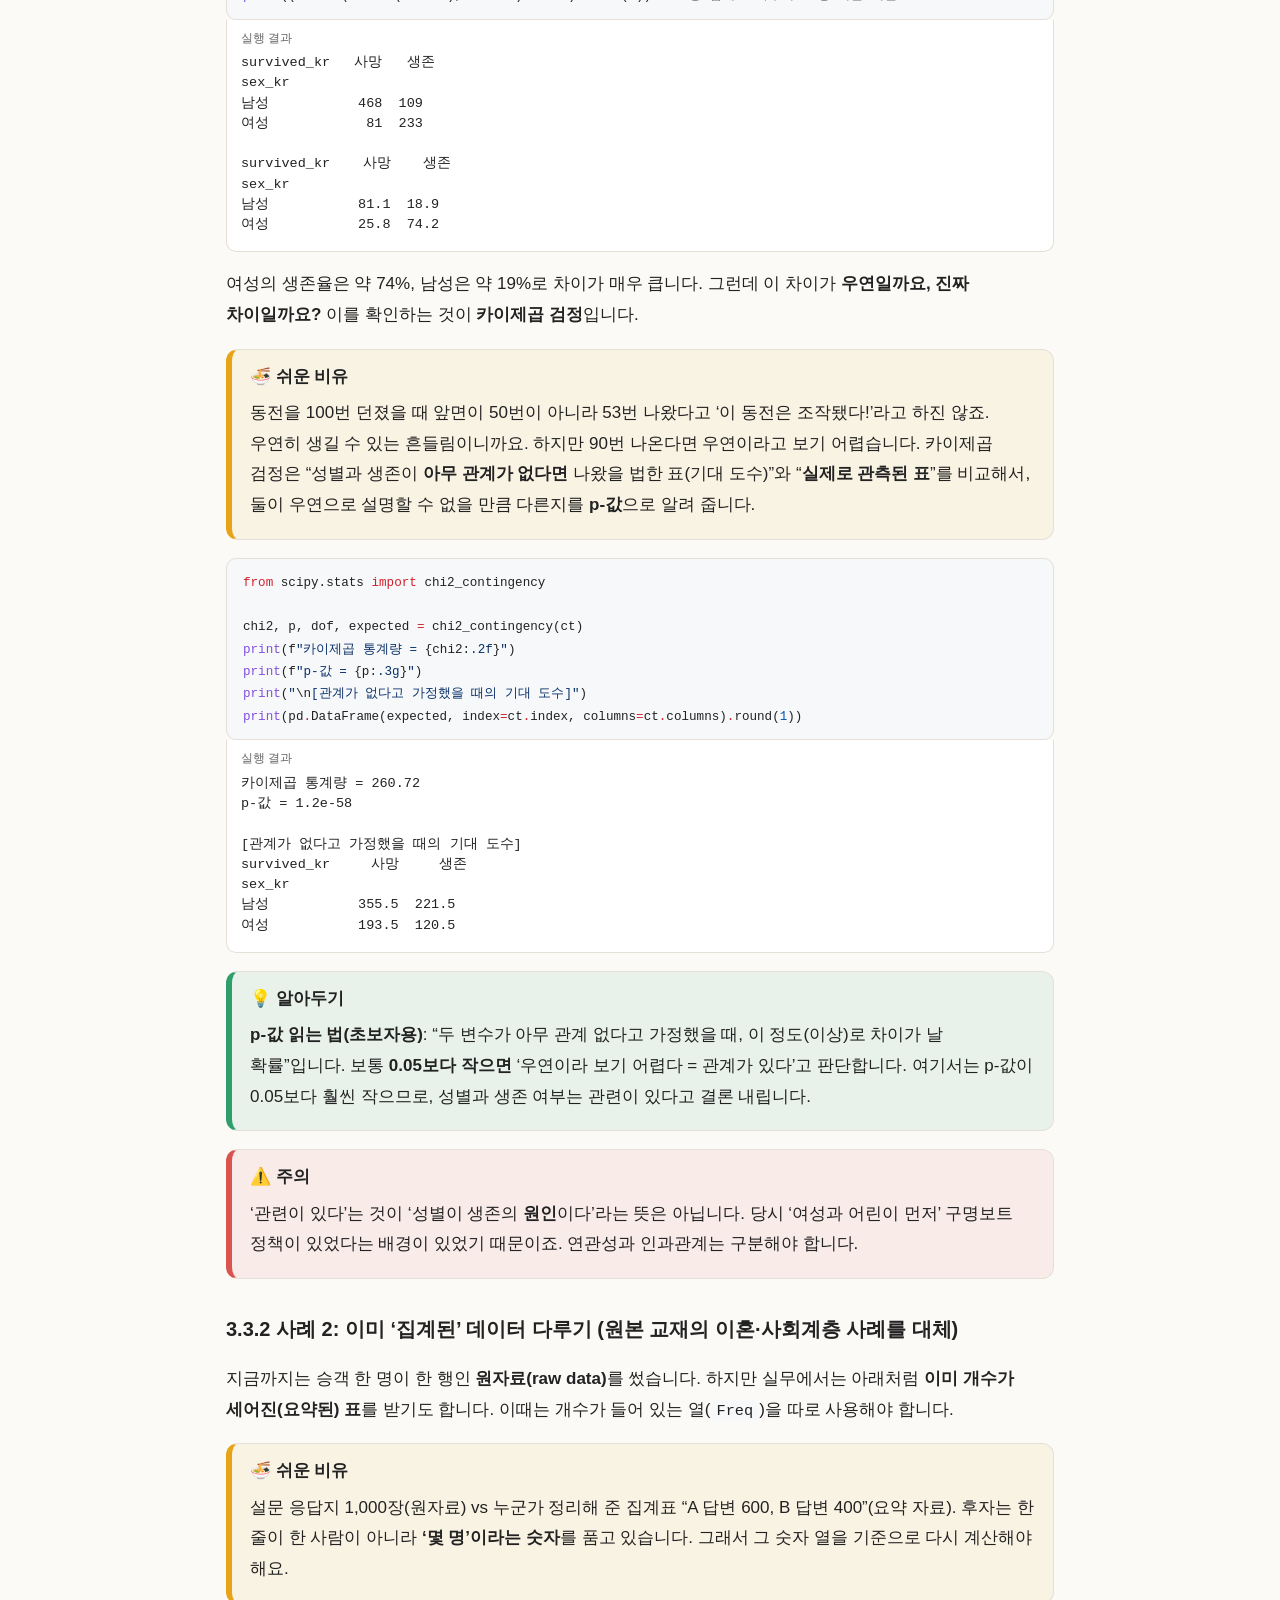
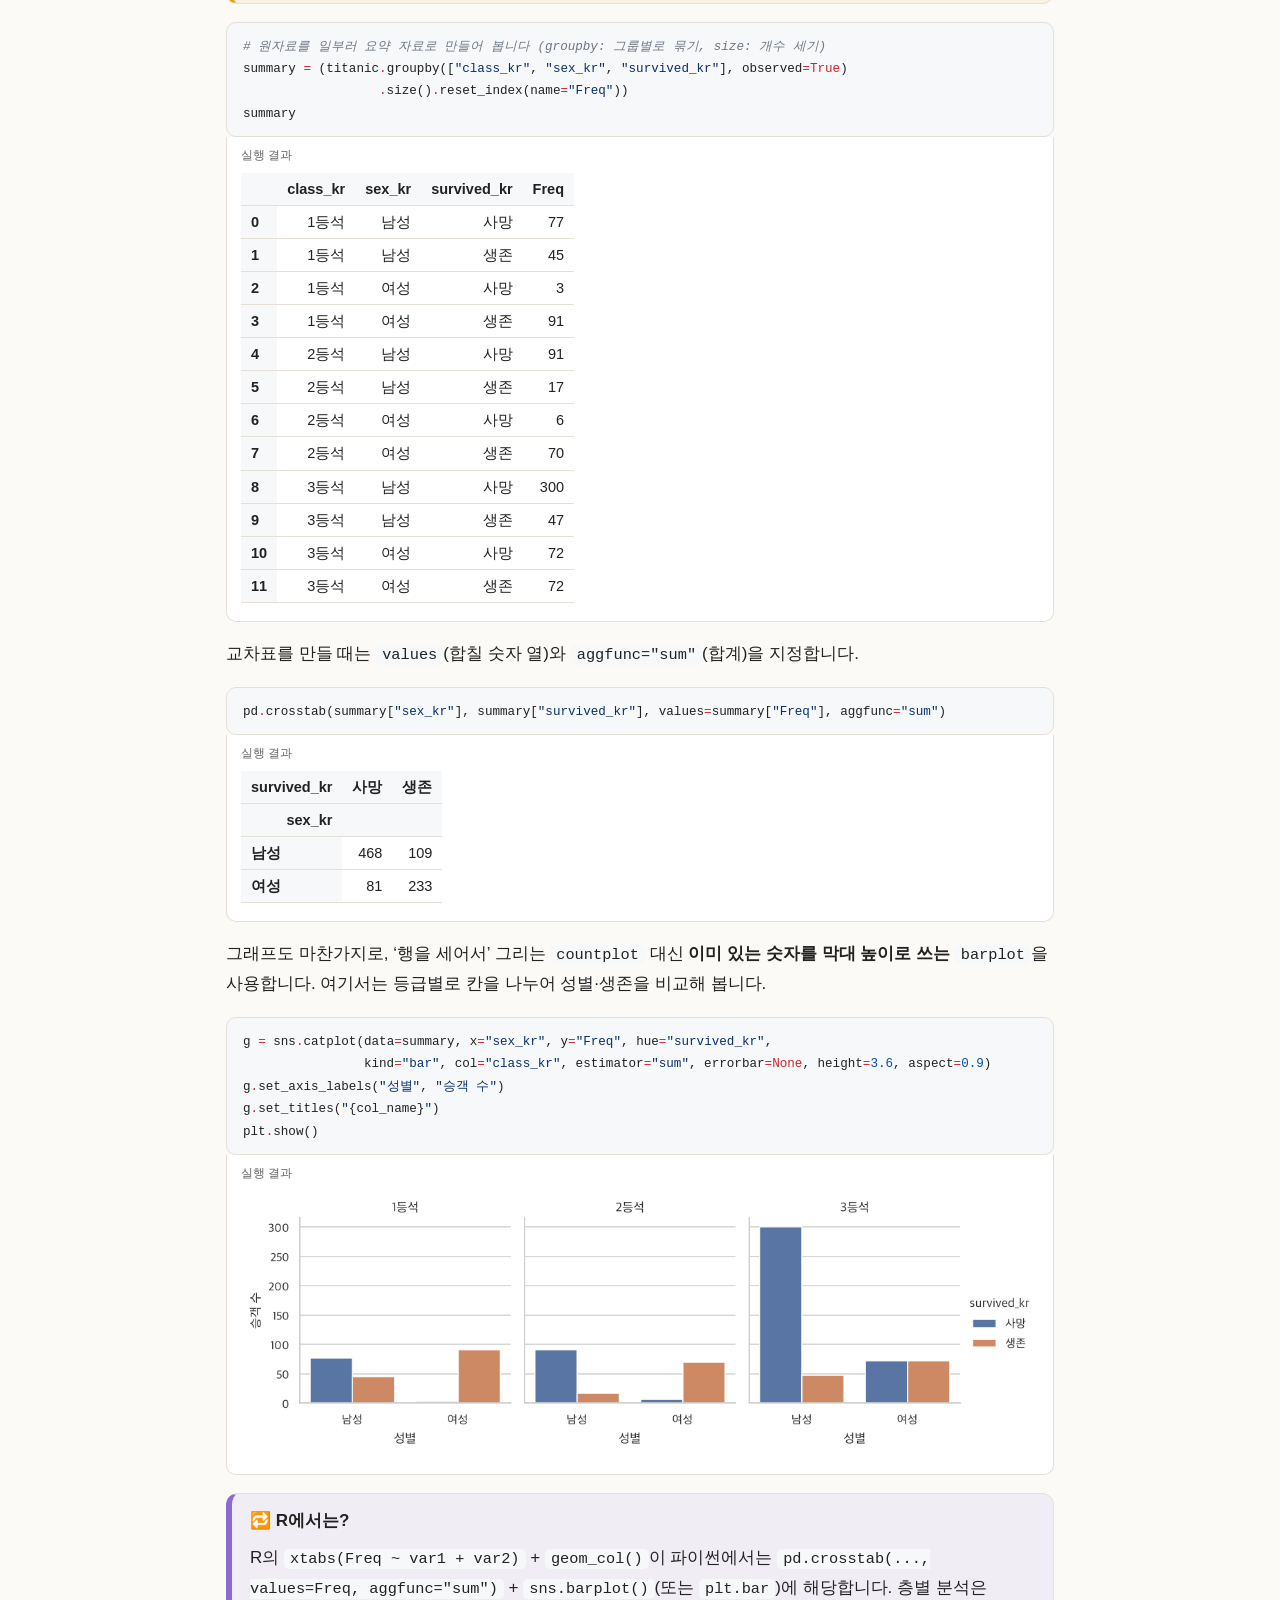
<file: 강의자료/ch03.html>
<!doctype html>
<html lang="ko"><head><meta charset="utf-8"><meta name="viewport" content="width=device-width,initial-scale=1">
<title>3장 범주형 변수 기술통계 - 파이썬으로 배우는 데이터분석과 통계</title>
<link rel="stylesheet" href="style.css"></head>
<body>
<header class="top"><a href="index.html">📊 파이썬으로 배우는 데이터분석과 통계</a>
<nav><a href="ch01.html">1장</a><a href="ch02.html">2장</a><a href="ch03.html" class=cur>3장</a><a href="ch04.html">4장</a><a href="ch05.html">5장</a></nav></header>
<main>
<div class="chead"><div class="cnum">3장</div><h1>범주형 변수 기술통계</h1><p class="sub">‘몇 명이나 되지?’를 세고 그림으로 그리기</p></div>
<div class="box goal"><div class="box-title">🎯 이 장에서 배우는 것</div><ul><li>범주형 변수의 <b>도수(빈도)표</b>와 <b>상대도수표(비율)</b>를 만들 수 있다.</li><li>막대그래프·원그래프를 그릴 수 있다.</li><li>두 범주형 변수의 <b>교차표</b>를 만들고 비율로 해석할 수 있다.</li><li>누적/나란한/100% 막대그래프, 모자이크 그림의 차이를 안다.</li><li>두 범주형 변수가 관련 있는지 <b>카이제곱 검정</b>으로 확인해 본다.</li></ul></div>
<div class="toc"><b>이 장의 목차</b><a href="#s1">3.1 한 범주형 변수의 분포 분석</a><a href="#s2">3.2 둘 이상의 범주형 변수의 상관성 분석</a><a href="#s3">3.3 사례 연구</a></div>
<div class="code"><pre><code><span class="kn">import</span><span class="w"> </span><span class="nn">pandas</span><span class="w"> </span><span class="k">as</span><span class="w"> </span><span class="nn">pd</span>
<span class="kn">import</span><span class="w"> </span><span class="nn">numpy</span><span class="w"> </span><span class="k">as</span><span class="w"> </span><span class="nn">np</span>
<span class="kn">import</span><span class="w"> </span><span class="nn">matplotlib.pyplot</span><span class="w"> </span><span class="k">as</span><span class="w"> </span><span class="nn">plt</span>
<span class="kn">import</span><span class="w"> </span><span class="nn">seaborn</span><span class="w"> </span><span class="k">as</span><span class="w"> </span><span class="nn">sns</span>
<span class="kn">import</span><span class="w"> </span><span class="nn">platform</span>

<span class="n">sns</span><span class="o">.</span><span class="n">set_theme</span><span class="p">(</span><span class="n">style</span><span class="o">=</span><span class="s1">'whitegrid'</span><span class="p">)</span>             <span class="c1"># 그래프 기본 스타일 (이 줄을 먼저!)</span>

<span class="c1"># 그래프에서 한글이 깨지지 않게 하는 설정 (운영체제에 맞는 글꼴 선택)</span>
<span class="n">plt</span><span class="o">.</span><span class="n">rcParams</span><span class="p">[</span><span class="s1">'font.family'</span><span class="p">]</span> <span class="o">=</span> <span class="p">{</span><span class="s1">'Darwin'</span><span class="p">:</span> <span class="s1">'Apple SD Gothic Neo'</span><span class="p">,</span> <span class="s1">'Windows'</span><span class="p">:</span> <span class="s1">'Malgun Gothic'</span><span class="p">}</span><span class="o">.</span><span class="n">get</span><span class="p">(</span><span class="n">platform</span><span class="o">.</span><span class="n">system</span><span class="p">(),</span> <span class="s1">'NanumGothic'</span><span class="p">)</span>
<span class="n">plt</span><span class="o">.</span><span class="n">rcParams</span><span class="p">[</span><span class="s1">'axes.unicode_minus'</span><span class="p">]</span> <span class="o">=</span> <span class="kc">False</span>   <span class="c1"># 마이너스(-) 기호 깨짐 방지</span>
</code></pre></div><div class="code"><pre><code><span class="n">tips</span> <span class="o">=</span> <span class="n">pd</span><span class="o">.</span><span class="n">read_csv</span><span class="p">(</span><span class="s2">"data/tips.csv"</span><span class="p">)</span>
<span class="n">titanic</span> <span class="o">=</span> <span class="n">pd</span><span class="o">.</span><span class="n">read_csv</span><span class="p">(</span><span class="s2">"data/titanic.csv"</span><span class="p">)</span>

<span class="c1"># 요일/객실 등급은 순서를 정해 두면 표와 그래프가 읽기 편해집니다</span>
<span class="n">tips</span><span class="p">[</span><span class="s2">"day"</span><span class="p">]</span> <span class="o">=</span> <span class="n">pd</span><span class="o">.</span><span class="n">Categorical</span><span class="p">(</span><span class="n">tips</span><span class="p">[</span><span class="s2">"day"</span><span class="p">],</span> <span class="p">[</span><span class="s2">"Thur"</span><span class="p">,</span> <span class="s2">"Fri"</span><span class="p">,</span> <span class="s2">"Sat"</span><span class="p">,</span> <span class="s2">"Sun"</span><span class="p">],</span> <span class="n">ordered</span><span class="o">=</span><span class="kc">True</span><span class="p">)</span>
<span class="n">titanic</span><span class="p">[</span><span class="s2">"class"</span><span class="p">]</span> <span class="o">=</span> <span class="n">pd</span><span class="o">.</span><span class="n">Categorical</span><span class="p">(</span><span class="n">titanic</span><span class="p">[</span><span class="s2">"class"</span><span class="p">],</span> <span class="p">[</span><span class="s2">"First"</span><span class="p">,</span> <span class="s2">"Second"</span><span class="p">,</span> <span class="s2">"Third"</span><span class="p">],</span> <span class="n">ordered</span><span class="o">=</span><span class="kc">True</span><span class="p">)</span>
<span class="n">titanic</span><span class="p">[</span><span class="s2">"survived_kr"</span><span class="p">]</span> <span class="o">=</span> <span class="n">titanic</span><span class="p">[</span><span class="s2">"survived"</span><span class="p">]</span><span class="o">.</span><span class="n">map</span><span class="p">({</span><span class="mi">0</span><span class="p">:</span> <span class="s2">"사망"</span><span class="p">,</span> <span class="mi">1</span><span class="p">:</span> <span class="s2">"생존"</span><span class="p">})</span>   <span class="c1"># 0/1을 알아보기 쉬운 글자로</span>
<span class="n">titanic</span><span class="p">[</span><span class="s2">"sex_kr"</span><span class="p">]</span> <span class="o">=</span> <span class="n">titanic</span><span class="p">[</span><span class="s2">"sex"</span><span class="p">]</span><span class="o">.</span><span class="n">map</span><span class="p">({</span><span class="s2">"male"</span><span class="p">:</span> <span class="s2">"남성"</span><span class="p">,</span> <span class="s2">"female"</span><span class="p">:</span> <span class="s2">"여성"</span><span class="p">})</span>
<span class="n">titanic</span><span class="p">[</span><span class="s2">"class_kr"</span><span class="p">]</span> <span class="o">=</span> <span class="n">titanic</span><span class="p">[</span><span class="s2">"class"</span><span class="p">]</span><span class="o">.</span><span class="n">map</span><span class="p">({</span><span class="s2">"First"</span><span class="p">:</span> <span class="s2">"1등석"</span><span class="p">,</span> <span class="s2">"Second"</span><span class="p">:</span> <span class="s2">"2등석"</span><span class="p">,</span> <span class="s2">"Third"</span><span class="p">:</span> <span class="s2">"3등석"</span><span class="p">})</span>
</code></pre></div><h2 id="s1">3.1 한 범주형 변수의 분포 분석</h2><h3>3.1.1 숫자로 요약하기: 도수표와 상대도수표</h3><div class="box analogy"><div class="box-title">🍜 쉬운 비유</div><p>반 친구들에게 “좋아하는 과일에 손 드세요”라고 했을 때, <b>사과 12명, 바나나 8명</b>처럼 손 든 사람 수를 그대로 세면 <b>도수(빈도)표</b>, 전체 20명 중 <b>사과 60%, 바나나 40%</b>처럼 비율로 바꾸면 <b>상대도수표</b>입니다. 도수는 ‘몇 명’, 상대도수는 ‘몇 %’예요.</p></div><p><code>value_counts()</code>는 범주별로 몇 번 나왔는지 세어 줍니다. 요일별 손님 수를 세어 볼까요?</p><div class="code"><pre><code><span class="n">tips</span><span class="p">[</span><span class="s2">"day"</span><span class="p">]</span><span class="o">.</span><span class="n">value_counts</span><span class="p">()</span><span class="o">.</span><span class="n">sort_index</span><span class="p">()</span>      <span class="c1"># 도수표 (sort_index: 우리가 정한 순서로 정렬)</span>
</code></pre></div><div class="result"><div class="rlabel">실행 결과</div><div class="tblwrap"><table class="dataframe df">
  <thead>
    <tr style="text-align: right;">
      <th></th>
      <th>count</th>
    </tr>
    <tr>
      <th>day</th>
      <th></th>
    </tr>
  </thead>
  <tbody>
    <tr>
      <th>Thur</th>
      <td>62</td>
    </tr>
    <tr>
      <th>Fri</th>
      <td>19</td>
    </tr>
    <tr>
      <th>Sat</th>
      <td>87</td>
    </tr>
    <tr>
      <th>Sun</th>
      <td>76</td>
    </tr>
  </tbody>
</table></div></div><p><code>normalize=True</code>를 붙이면 비율(0~1)로 계산해 줍니다. 100을 곱하고 <code>round()</code>로 반올림하면 퍼센트가 됩니다.</p><div class="code"><pre><code><span class="n">freq</span> <span class="o">=</span> <span class="n">tips</span><span class="p">[</span><span class="s2">"day"</span><span class="p">]</span><span class="o">.</span><span class="n">value_counts</span><span class="p">()</span><span class="o">.</span><span class="n">sort_index</span><span class="p">()</span>
<span class="n">rel</span> <span class="o">=</span> <span class="n">tips</span><span class="p">[</span><span class="s2">"day"</span><span class="p">]</span><span class="o">.</span><span class="n">value_counts</span><span class="p">(</span><span class="n">normalize</span><span class="o">=</span><span class="kc">True</span><span class="p">)</span><span class="o">.</span><span class="n">sort_index</span><span class="p">()</span>

<span class="c1"># 도수표와 상대도수표를 한 표로 합치기</span>
<span class="n">pd</span><span class="o">.</span><span class="n">DataFrame</span><span class="p">({</span><span class="s2">"도수(명)"</span><span class="p">:</span> <span class="n">freq</span><span class="p">,</span> <span class="s2">"비율(%)"</span><span class="p">:</span> <span class="p">(</span><span class="n">rel</span> <span class="o">*</span> <span class="mi">100</span><span class="p">)</span><span class="o">.</span><span class="n">round</span><span class="p">(</span><span class="mi">1</span><span class="p">)})</span>
</code></pre></div><div class="result"><div class="rlabel">실행 결과</div><div class="tblwrap"><table class="dataframe df">
  <thead>
    <tr style="text-align: right;">
      <th></th>
      <th>도수(명)</th>
      <th>비율(%)</th>
    </tr>
    <tr>
      <th>day</th>
      <th></th>
      <th></th>
    </tr>
  </thead>
  <tbody>
    <tr>
      <th>Thur</th>
      <td>62</td>
      <td>25.4</td>
    </tr>
    <tr>
      <th>Fri</th>
      <td>19</td>
      <td>7.8</td>
    </tr>
    <tr>
      <th>Sat</th>
      <td>87</td>
      <td>35.7</td>
    </tr>
    <tr>
      <th>Sun</th>
      <td>76</td>
      <td>31.1</td>
    </tr>
  </tbody>
</table></div></div><div class="box rcmp"><div class="box-title">🔁 R에서는?</div><p><code>table()</code> → <code>value_counts()</code>, <code>proportions()</code> → <code>normalize=True</code> 옵션, <code>xtabs(~변수, data=)</code> → <code>value_counts()</code> 또는 <code>pd.crosstab()</code>에 해당합니다.</p></div><h3>3.1.2 그래프로 요약하기: 막대그래프</h3><p><b>막대그래프</b>는 범주별 도수를 막대 높이로 보여 줍니다. 막대 사이가 떨어져 있는 것은 ‘서로 다른 칸(범주)’이라는 뜻입니다.</p><div class="code"><pre><code><span class="n">sns</span><span class="o">.</span><span class="n">countplot</span><span class="p">(</span><span class="n">data</span><span class="o">=</span><span class="n">tips</span><span class="p">,</span> <span class="n">x</span><span class="o">=</span><span class="s2">"day"</span><span class="p">)</span>     <span class="c1"># x축: 요일, 막대 높이: 개수</span>
<span class="n">plt</span><span class="o">.</span><span class="n">title</span><span class="p">(</span><span class="s2">"요일별 손님 수"</span><span class="p">)</span>
<span class="n">plt</span><span class="o">.</span><span class="n">xlabel</span><span class="p">(</span><span class="s2">"요일"</span><span class="p">);</span> <span class="n">plt</span><span class="o">.</span><span class="n">ylabel</span><span class="p">(</span><span class="s2">"손님 수(팀)"</span><span class="p">)</span>
<span class="n">plt</span><span class="o">.</span><span class="n">show</span><span class="p">()</span>
</code></pre></div><div class="result"><div class="rlabel">실행 결과</div><img class="fig" src="images/ch03_01.png" alt="그래프 1"></div><p>비율로 보고 싶다면 <code>stat="percent"</code>를 지정합니다.</p><div class="code"><pre><code><span class="n">sns</span><span class="o">.</span><span class="n">countplot</span><span class="p">(</span><span class="n">data</span><span class="o">=</span><span class="n">tips</span><span class="p">,</span> <span class="n">x</span><span class="o">=</span><span class="s2">"day"</span><span class="p">,</span> <span class="n">stat</span><span class="o">=</span><span class="s2">"percent"</span><span class="p">)</span>
<span class="n">plt</span><span class="o">.</span><span class="n">title</span><span class="p">(</span><span class="s2">"요일별 손님 비율"</span><span class="p">)</span>
<span class="n">plt</span><span class="o">.</span><span class="n">ylabel</span><span class="p">(</span><span class="s2">"비율(%)"</span><span class="p">)</span>
<span class="n">plt</span><span class="o">.</span><span class="n">show</span><span class="p">()</span>
</code></pre></div><div class="result"><div class="rlabel">실행 결과</div><img class="fig" src="images/ch03_02.png" alt="그래프 2"></div><p>범주 이름이 길면 가로로 눕히는 것이 읽기 좋습니다. <code>x</code> 대신 <code>y</code>에 변수를 넣으면 됩니다. 또 <b>많은 순서대로 정렬</b>하면 한눈에 순위가 보입니다. (<code>order</code>에 순서를 넣습니다.)</p><div class="code"><pre><code><span class="n">order</span> <span class="o">=</span> <span class="n">titanic</span><span class="p">[</span><span class="s2">"embark_town"</span><span class="p">]</span><span class="o">.</span><span class="n">value_counts</span><span class="p">()</span><span class="o">.</span><span class="n">index</span>   <span class="c1"># 많은 순서대로 이름 뽑기</span>
<span class="n">sns</span><span class="o">.</span><span class="n">countplot</span><span class="p">(</span><span class="n">data</span><span class="o">=</span><span class="n">titanic</span><span class="p">,</span> <span class="n">y</span><span class="o">=</span><span class="s2">"embark_town"</span><span class="p">,</span> <span class="n">order</span><span class="o">=</span><span class="n">order</span><span class="p">)</span>
<span class="n">plt</span><span class="o">.</span><span class="n">title</span><span class="p">(</span><span class="s2">"탑승 항구별 승객 수"</span><span class="p">)</span>
<span class="n">plt</span><span class="o">.</span><span class="n">show</span><span class="p">()</span>
</code></pre></div><div class="result"><div class="rlabel">실행 결과</div><img class="fig" src="images/ch03_03.png" alt="그래프 3"></div><div class="box tip"><div class="box-title">💡 알아두기</div><p>순서가 <b>없는</b> 명목형 변수(항구, 지역 등)는 <b>많은 순으로 정렬</b>하면 보기 좋고, 순서가 <b>있는</b> 변수(학년, 요일)는 원래 순서를 지켜야 합니다.</p></div><h3>3.1.3 원그래프(파이차트)</h3><div class="box analogy"><div class="box-title">🍜 쉬운 비유</div><p>원그래프는 <b>피자 한 판</b>을 나눈 모양입니다. ‘전체에서 각 조각이 차지하는 몫’을 보여 주기에는 좋지만, 조각이 비슷비슷하면 어느 쪽이 큰지 구별하기 어렵습니다. 그래서 통계에서는 보통 막대그래프를 더 권장합니다.</p></div><div class="code"><pre><code><span class="n">counts</span> <span class="o">=</span> <span class="n">tips</span><span class="p">[</span><span class="s2">"day"</span><span class="p">]</span><span class="o">.</span><span class="n">value_counts</span><span class="p">()</span><span class="o">.</span><span class="n">sort_index</span><span class="p">()</span>
<span class="n">plt</span><span class="o">.</span><span class="n">pie</span><span class="p">(</span><span class="n">counts</span><span class="p">,</span> <span class="n">labels</span><span class="o">=</span><span class="n">counts</span><span class="o">.</span><span class="n">index</span><span class="p">,</span> <span class="n">autopct</span><span class="o">=</span><span class="s2">"</span><span class="si">%.1f%%</span><span class="s2">"</span><span class="p">,</span> <span class="n">startangle</span><span class="o">=</span><span class="mi">90</span><span class="p">,</span> <span class="n">counterclock</span><span class="o">=</span><span class="kc">False</span><span class="p">)</span>
<span class="n">plt</span><span class="o">.</span><span class="n">title</span><span class="p">(</span><span class="s2">"요일별 손님 비율"</span><span class="p">)</span>
<span class="n">plt</span><span class="o">.</span><span class="n">show</span><span class="p">()</span>
</code></pre></div><div class="result"><div class="rlabel">실행 결과</div><img class="fig" src="images/ch03_04.png" alt="그래프 4"></div><h2 id="s2">3.2 둘 이상의 범주형 변수의 상관성 분석</h2><p>이제 <b>두 변수가 서로 관련이 있는지</b> 살펴봅니다. 예를 들어 “성별에 따라 생존율이 다를까?” 같은 질문입니다.</p><h3>3.2.1 교차표(분할표)</h3><div class="box analogy"><div class="box-title">🍜 쉬운 비유</div><p>교차표는 <b>학교 시간표</b>와 비슷합니다. 가로축(월~금)과 세로축(1~7교시)이 만나는 칸에 과목이 적혀 있죠. 교차표도 가로축은 한 변수, 세로축은 다른 변수의 범주이고, <b>두 조건을 동시에 만족하는 사람 수</b>가 칸에 들어갑니다. (예: 남성이면서 사망한 사람 수)</p></div><div class="code"><pre><code><span class="n">ct</span> <span class="o">=</span> <span class="n">pd</span><span class="o">.</span><span class="n">crosstab</span><span class="p">(</span><span class="n">titanic</span><span class="p">[</span><span class="s2">"sex_kr"</span><span class="p">],</span> <span class="n">titanic</span><span class="p">[</span><span class="s2">"survived_kr"</span><span class="p">])</span>   <span class="c1"># 행: 성별, 열: 생존 여부</span>
<span class="n">ct</span>
</code></pre></div><div class="result"><div class="rlabel">실행 결과</div><div class="tblwrap"><table class="dataframe df">
  <thead>
    <tr style="text-align: right;">
      <th>survived_kr</th>
      <th>사망</th>
      <th>생존</th>
    </tr>
    <tr>
      <th>sex_kr</th>
      <th></th>
      <th></th>
    </tr>
  </thead>
  <tbody>
    <tr>
      <th>남성</th>
      <td>468</td>
      <td>109</td>
    </tr>
    <tr>
      <th>여성</th>
      <td>81</td>
      <td>233</td>
    </tr>
  </tbody>
</table></div></div><p><code>margins=True</code>를 붙이면 가로·세로 <b>합계(주변 합)</b>가 생깁니다.</p><div class="code"><pre><code><span class="n">pd</span><span class="o">.</span><span class="n">crosstab</span><span class="p">(</span><span class="n">titanic</span><span class="p">[</span><span class="s2">"sex_kr"</span><span class="p">],</span> <span class="n">titanic</span><span class="p">[</span><span class="s2">"survived_kr"</span><span class="p">],</span> <span class="n">margins</span><span class="o">=</span><span class="kc">True</span><span class="p">,</span> <span class="n">margins_name</span><span class="o">=</span><span class="s2">"합계"</span><span class="p">)</span>
</code></pre></div><div class="result"><div class="rlabel">실행 결과</div><div class="tblwrap"><table class="dataframe df">
  <thead>
    <tr style="text-align: right;">
      <th>survived_kr</th>
      <th>사망</th>
      <th>생존</th>
      <th>합계</th>
    </tr>
    <tr>
      <th>sex_kr</th>
      <th></th>
      <th></th>
      <th></th>
    </tr>
  </thead>
  <tbody>
    <tr>
      <th>남성</th>
      <td>468</td>
      <td>109</td>
      <td>577</td>
    </tr>
    <tr>
      <th>여성</th>
      <td>81</td>
      <td>233</td>
      <td>314</td>
    </tr>
    <tr>
      <th>합계</th>
      <td>549</td>
      <td>342</td>
      <td>891</td>
    </tr>
  </tbody>
</table></div></div><p>그런데 위 표만 봐서는 “남성이 더 많이 죽었다”고 말하기 어렵습니다. 남성 승객 자체가 훨씬 많기 때문이죠. 그래서 <b>비율</b>로 바꿔 봐야 합니다. <code>normalize</code> 옵션이 핵심입니다.</p><div class="tblwrap"><table class="plain "><thead><tr><th>옵션</th><th>뜻</th><th>읽는 법</th></tr></thead><tbody><tr><td><code>normalize="index"</code></td><td><b>행</b> 합계를 100%로</td><td>“남성 중 몇 %가 생존?” (각 행의 합 = 100%)</td></tr><tr><td><code>normalize="columns"</code></td><td><b>열</b> 합계를 100%로</td><td>“생존자 중 몇 %가 남성?” (각 열의 합 = 100%)</td></tr><tr><td><code>normalize=True</code></td><td><b>전체</b> 합계를 100%로</td><td>“전체 승객 중 몇 %가 여성이면서 생존?”</td></tr></tbody></table></div><div class="code"><pre><code><span class="p">(</span><span class="n">pd</span><span class="o">.</span><span class="n">crosstab</span><span class="p">(</span><span class="n">titanic</span><span class="p">[</span><span class="s2">"sex_kr"</span><span class="p">],</span> <span class="n">titanic</span><span class="p">[</span><span class="s2">"survived_kr"</span><span class="p">],</span> <span class="n">normalize</span><span class="o">=</span><span class="s2">"index"</span><span class="p">)</span> <span class="o">*</span> <span class="mi">100</span><span class="p">)</span><span class="o">.</span><span class="n">round</span><span class="p">(</span><span class="mi">1</span><span class="p">)</span>
</code></pre></div><div class="result"><div class="rlabel">실행 결과</div><div class="tblwrap"><table class="dataframe df">
  <thead>
    <tr style="text-align: right;">
      <th>survived_kr</th>
      <th>사망</th>
      <th>생존</th>
    </tr>
    <tr>
      <th>sex_kr</th>
      <th></th>
      <th></th>
    </tr>
  </thead>
  <tbody>
    <tr>
      <th>남성</th>
      <td>81.1</td>
      <td>18.9</td>
    </tr>
    <tr>
      <th>여성</th>
      <td>25.8</td>
      <td>74.2</td>
    </tr>
  </tbody>
</table></div></div><div class="box analogy"><div class="box-title">🍜 쉬운 비유</div><p>학교 두 곳의 급식 만족도를 비교한다고 합시다. A학교 1000명 중 300명, B학교 100명 중 50명이 만족했습니다. ‘사람 수’만 보면 A가 많지만, <b>비율</b>은 A 30%, B 50%로 B가 높죠. <b>모집단 크기가 다르면 개수가 아니라 비율로 비교</b>해야 공정합니다.</p></div><div class="box warn"><div class="box-title">⚠️ 주의</div><p>어느 방향으로 100%를 맞추느냐(행 기준/열 기준)에 따라 의미가 전혀 달라집니다. <b>‘비교하고 싶은 그룹’이 행</b>에 오게 하고 <code>normalize="index"</code>를 쓰면 가장 자연스럽습니다.</p></div><h3>3.2.2 3차원 교차표</h3><p>변수를 세 개 이상 넣을 수도 있습니다. 행이나 열에 리스트(<code>[ ]</code>)로 여러 변수를 넣으면 됩니다. 객실 등급별로 성별×생존을 한꺼번에 봅니다.</p><div class="code"><pre><code><span class="n">pd</span><span class="o">.</span><span class="n">crosstab</span><span class="p">([</span><span class="n">titanic</span><span class="p">[</span><span class="s2">"class"</span><span class="p">],</span> <span class="n">titanic</span><span class="p">[</span><span class="s2">"sex_kr"</span><span class="p">]],</span> <span class="n">titanic</span><span class="p">[</span><span class="s2">"survived_kr"</span><span class="p">])</span>
</code></pre></div><div class="result"><div class="rlabel">실행 결과</div><div class="tblwrap"><table class="dataframe df">
  <thead>
    <tr style="text-align: right;">
      <th></th>
      <th>survived_kr</th>
      <th>사망</th>
      <th>생존</th>
    </tr>
    <tr>
      <th>class</th>
      <th>sex_kr</th>
      <th></th>
      <th></th>
    </tr>
  </thead>
  <tbody>
    <tr>
      <th rowspan="2" valign="top">First</th>
      <th>남성</th>
      <td>77</td>
      <td>45</td>
    </tr>
    <tr>
      <th>여성</th>
      <td>3</td>
      <td>91</td>
    </tr>
    <tr>
      <th rowspan="2" valign="top">Second</th>
      <th>남성</th>
      <td>91</td>
      <td>17</td>
    </tr>
    <tr>
      <th>여성</th>
      <td>6</td>
      <td>70</td>
    </tr>
    <tr>
      <th rowspan="2" valign="top">Third</th>
      <th>남성</th>
      <td>300</td>
      <td>47</td>
    </tr>
    <tr>
      <th>여성</th>
      <td>72</td>
      <td>72</td>
    </tr>
  </tbody>
</table></div></div><p>행이 ‘등급 → 성별’로 계층을 이루고 있습니다. 1등석 여성의 사망자가 매우 적고, 3등석 남성의 사망자가 많다는 점이 숫자만 봐도 느껴집니다.</p><h3>3.2.3 그래프로 요약하기</h3><p>교차표를 그림으로 그리는 방법은 세 가지입니다. 같은 데이터를 어떻게 쌓느냐에 따라 눈에 들어오는 정보가 다릅니다.</p><div class="box analogy"><div class="box-title">🍜 쉬운 비유</div><p>학생 수를 성별로 나눠 막대에 표시한다고 상상해 보세요. <b>누적막대</b>는 남녀를 ‘쌓은 블록’처럼 위로 올리고, <b>나란한 막대</b>는 남녀를 ‘옆에 나란히 세워’ 높이를 직접 비교하며, <b>100% 막대</b>는 모든 막대를 같은 높이로 맞춰서 ‘구성 비율’만 비교하게 합니다.</p></div><h3>① 누적 막대그래프</h3><div class="code"><pre><code><span class="n">sns</span><span class="o">.</span><span class="n">histplot</span><span class="p">(</span><span class="n">data</span><span class="o">=</span><span class="n">titanic</span><span class="p">,</span> <span class="n">x</span><span class="o">=</span><span class="s2">"class"</span><span class="p">,</span> <span class="n">hue</span><span class="o">=</span><span class="s2">"survived_kr"</span><span class="p">,</span> <span class="n">multiple</span><span class="o">=</span><span class="s2">"stack"</span><span class="p">,</span> <span class="n">shrink</span><span class="o">=</span><span class="mf">0.8</span><span class="p">)</span>
<span class="n">plt</span><span class="o">.</span><span class="n">title</span><span class="p">(</span><span class="s2">"객실 등급별 생존 여부 (누적)"</span><span class="p">)</span>
<span class="n">plt</span><span class="o">.</span><span class="n">show</span><span class="p">()</span>
</code></pre></div><div class="result"><div class="rlabel">실행 결과</div><img class="fig" src="images/ch03_05.png" alt="그래프 5"></div><h3>② 나란한 막대그래프</h3><div class="code"><pre><code><span class="n">sns</span><span class="o">.</span><span class="n">countplot</span><span class="p">(</span><span class="n">data</span><span class="o">=</span><span class="n">titanic</span><span class="p">,</span> <span class="n">x</span><span class="o">=</span><span class="s2">"class"</span><span class="p">,</span> <span class="n">hue</span><span class="o">=</span><span class="s2">"survived_kr"</span><span class="p">)</span>   <span class="c1"># hue: 색깔로 구분할 변수</span>
<span class="n">plt</span><span class="o">.</span><span class="n">title</span><span class="p">(</span><span class="s2">"객실 등급별 생존 여부 (나란히)"</span><span class="p">)</span>
<span class="n">plt</span><span class="o">.</span><span class="n">show</span><span class="p">()</span>
</code></pre></div><div class="result"><div class="rlabel">실행 결과</div><img class="fig" src="images/ch03_06.png" alt="그래프 6"></div><h3>③ 100% 막대그래프 (비율 비교)</h3><div class="code"><pre><code><span class="n">sns</span><span class="o">.</span><span class="n">histplot</span><span class="p">(</span><span class="n">data</span><span class="o">=</span><span class="n">titanic</span><span class="p">,</span> <span class="n">x</span><span class="o">=</span><span class="s2">"class"</span><span class="p">,</span> <span class="n">hue</span><span class="o">=</span><span class="s2">"survived_kr"</span><span class="p">,</span> <span class="n">multiple</span><span class="o">=</span><span class="s2">"fill"</span><span class="p">,</span> <span class="n">shrink</span><span class="o">=</span><span class="mf">0.8</span><span class="p">)</span>
<span class="n">plt</span><span class="o">.</span><span class="n">title</span><span class="p">(</span><span class="s2">"객실 등급별 생존 비율"</span><span class="p">)</span>
<span class="n">plt</span><span class="o">.</span><span class="n">ylabel</span><span class="p">(</span><span class="s2">"비율"</span><span class="p">)</span>
<span class="n">plt</span><span class="o">.</span><span class="n">show</span><span class="p">()</span>
</code></pre></div><div class="result"><div class="rlabel">실행 결과</div><img class="fig" src="images/ch03_07.png" alt="그래프 7"></div><p>그래프 ③을 보면 등급이 높을수록 생존 비율이 높습니다. 전체 인원수 차이를 없애고 비율만 비교했기 때문에 ‘관계’가 가장 뚜렷하게 보입니다.</p><div class="tblwrap"><table class="plain "><thead><tr><th>그래프</th><th>잘 보이는 것</th><th>단점</th></tr></thead><tbody><tr><td>누적</td><td>전체 크기 + 구성</td><td>위쪽 조각의 크기를 비교하기 어려움</td></tr><tr><td>나란히</td><td>칸마다 개수 직접 비교</td><td>그룹별 전체 크기가 다르면 비율 비교는 어려움</td></tr><tr><td>100% 막대</td><td>그룹별 비율 비교</td><td>전체 인원수 정보가 사라짐</td></tr></tbody></table></div><h3>④ 모자이크 그림</h3><div class="box analogy"><div class="box-title">🍜 쉬운 비유</div><p>모자이크 그림은 <b>초콜릿 바</b>를 쪼갠 모양입니다. 가로 폭은 ‘그 그룹의 사람 수’, 세로 높이는 ‘그룹 안의 비율’을 나타내서, 한 장에 <b>개수와 비율을 모두</b> 보여 줍니다. 100% 막대의 단점(인원수 정보 소실)을 보완하죠.</p></div><div class="code"><pre><code><span class="kn">from</span><span class="w"> </span><span class="nn">statsmodels.graphics.mosaicplot</span><span class="w"> </span><span class="kn">import</span> <span class="n">mosaic</span>

<span class="n">mosaic</span><span class="p">(</span><span class="n">titanic</span><span class="p">,</span> <span class="p">[</span><span class="s2">"class_kr"</span><span class="p">,</span> <span class="s2">"survived_kr"</span><span class="p">],</span> <span class="n">title</span><span class="o">=</span><span class="s2">"객실 등급별 생존 여부(모자이크)"</span><span class="p">,</span> <span class="n">gap</span><span class="o">=</span><span class="mf">0.02</span><span class="p">)</span>
<span class="n">plt</span><span class="o">.</span><span class="n">show</span><span class="p">()</span>
</code></pre></div><div class="result"><div class="rlabel">실행 결과</div><img class="fig" src="images/ch03_08.png" alt="그래프 8"></div><div class="box rcmp"><div class="box-title">🔁 R에서는?</div><p>R의 <code>vcd::mosaic()</code>은 파이썬에서 <code>statsmodels.graphics.mosaicplot.mosaic()</code>으로 그릴 수 있습니다.</p></div><h2 id="s3">3.3 사례 연구</h2><h3>3.3.1 사례 1: 성별에 따라 생존율이 다를까? (원본 교재의 관절염 임상시험 사례를 대체)</h3><p>원본 교재는 ‘치료 방법(처방/위약)에 따라 관절염 개선 정도가 다른가’를 다룹니다. 구조는 똑같이 <b>“그룹(원인) × 결과”</b>의 두 범주형 변수입니다. 여기서는 “성별(그룹) × 생존 여부(결과)”로 연습합니다.</p><div class="code"><pre><code><span class="n">ct</span> <span class="o">=</span> <span class="n">pd</span><span class="o">.</span><span class="n">crosstab</span><span class="p">(</span><span class="n">titanic</span><span class="p">[</span><span class="s2">"sex_kr"</span><span class="p">],</span> <span class="n">titanic</span><span class="p">[</span><span class="s2">"survived_kr"</span><span class="p">])</span>
<span class="nb">print</span><span class="p">(</span><span class="n">ct</span><span class="p">)</span>
<span class="nb">print</span><span class="p">()</span>
<span class="nb">print</span><span class="p">((</span><span class="n">ct</span><span class="o">.</span><span class="n">div</span><span class="p">(</span><span class="n">ct</span><span class="o">.</span><span class="n">sum</span><span class="p">(</span><span class="n">axis</span><span class="o">=</span><span class="mi">1</span><span class="p">),</span> <span class="n">axis</span><span class="o">=</span><span class="mi">0</span><span class="p">)</span> <span class="o">*</span> <span class="mi">100</span><span class="p">)</span><span class="o">.</span><span class="n">round</span><span class="p">(</span><span class="mi">1</span><span class="p">))</span>   <span class="c1"># 행 합계로 나누기 = 행 기준 비율</span>
</code></pre></div><div class="result"><div class="rlabel">실행 결과</div><pre class="out">survived_kr   사망   생존
sex_kr               
남성           468  109
여성            81  233

survived_kr    사망    생존
sex_kr                 
남성           81.1  18.9
여성           25.8  74.2</pre></div><p>여성의 생존율은 약 74%, 남성은 약 19%로 차이가 매우 큽니다. 그런데 이 차이가 <b>우연일까요, 진짜 차이일까요?</b> 이를 확인하는 것이 <b>카이제곱 검정</b>입니다.</p><div class="box analogy"><div class="box-title">🍜 쉬운 비유</div><p>동전을 100번 던졌을 때 앞면이 50번이 아니라 53번 나왔다고 ‘이 동전은 조작됐다!’라고 하진 않죠. 우연히 생길 수 있는 흔들림이니까요. 하지만 90번 나온다면 우연이라고 보기 어렵습니다. 카이제곱 검정은 “성별과 생존이 <b>아무 관계가 없다면</b> 나왔을 법한 표(기대 도수)”와 “<b>실제로 관측된 표</b>”를 비교해서, 둘이 우연으로 설명할 수 없을 만큼 다른지를 <b>p-값</b>으로 알려 줍니다.</p></div><div class="code"><pre><code><span class="kn">from</span><span class="w"> </span><span class="nn">scipy.stats</span><span class="w"> </span><span class="kn">import</span> <span class="n">chi2_contingency</span>

<span class="n">chi2</span><span class="p">,</span> <span class="n">p</span><span class="p">,</span> <span class="n">dof</span><span class="p">,</span> <span class="n">expected</span> <span class="o">=</span> <span class="n">chi2_contingency</span><span class="p">(</span><span class="n">ct</span><span class="p">)</span>
<span class="nb">print</span><span class="p">(</span><span class="sa">f</span><span class="s2">"카이제곱 통계량 = </span><span class="si">{</span><span class="n">chi2</span><span class="si">:</span><span class="s2">.2f</span><span class="si">}</span><span class="s2">"</span><span class="p">)</span>
<span class="nb">print</span><span class="p">(</span><span class="sa">f</span><span class="s2">"p-값 = </span><span class="si">{</span><span class="n">p</span><span class="si">:</span><span class="s2">.3g</span><span class="si">}</span><span class="s2">"</span><span class="p">)</span>
<span class="nb">print</span><span class="p">(</span><span class="s2">"</span><span class="se">\n</span><span class="s2">[관계가 없다고 가정했을 때의 기대 도수]"</span><span class="p">)</span>
<span class="nb">print</span><span class="p">(</span><span class="n">pd</span><span class="o">.</span><span class="n">DataFrame</span><span class="p">(</span><span class="n">expected</span><span class="p">,</span> <span class="n">index</span><span class="o">=</span><span class="n">ct</span><span class="o">.</span><span class="n">index</span><span class="p">,</span> <span class="n">columns</span><span class="o">=</span><span class="n">ct</span><span class="o">.</span><span class="n">columns</span><span class="p">)</span><span class="o">.</span><span class="n">round</span><span class="p">(</span><span class="mi">1</span><span class="p">))</span>
</code></pre></div><div class="result"><div class="rlabel">실행 결과</div><pre class="out">카이제곱 통계량 = 260.72
p-값 = 1.2e-58

[관계가 없다고 가정했을 때의 기대 도수]
survived_kr     사망     생존
sex_kr                   
남성           355.5  221.5
여성           193.5  120.5</pre></div><div class="box tip"><div class="box-title">💡 알아두기</div><p><b>p-값 읽는 법(초보자용)</b>: “두 변수가 아무 관계 없다고 가정했을 때, 이 정도(이상)로 차이가 날 확률”입니다. 보통 <b>0.05보다 작으면</b> ‘우연이라 보기 어렵다 = 관계가 있다’고 판단합니다. 여기서는 p-값이 0.05보다 훨씬 작으므로, 성별과 생존 여부는 관련이 있다고 결론 내립니다.</p></div><div class="box warn"><div class="box-title">⚠️ 주의</div><p>‘관련이 있다’는 것이 ‘성별이 생존의 <b>원인</b>이다’라는 뜻은 아닙니다. 당시 ‘여성과 어린이 먼저’ 구명보트 정책이 있었다는 배경이 있었기 때문이죠. 연관성과 인과관계는 구분해야 합니다.</p></div><h3>3.3.2 사례 2: 이미 ‘집계된’ 데이터 다루기 (원본 교재의 이혼·사회계층 사례를 대체)</h3><p>지금까지는 승객 한 명이 한 행인 <b>원자료(raw data)</b>를 썼습니다. 하지만 실무에서는 아래처럼 <b>이미 개수가 세어진(요약된) 표</b>를 받기도 합니다. 이때는 개수가 들어 있는 열(<code>Freq</code>)을 따로 사용해야 합니다.</p><div class="box analogy"><div class="box-title">🍜 쉬운 비유</div><p>설문 응답지 1,000장(원자료) vs 누군가 정리해 준 집계표 “A 답변 600, B 답변 400”(요약 자료). 후자는 한 줄이 한 사람이 아니라 <b>‘몇 명’이라는 숫자</b>를 품고 있습니다. 그래서 그 숫자 열을 기준으로 다시 계산해야 해요.</p></div><div class="code"><pre><code><span class="c1"># 원자료를 일부러 요약 자료로 만들어 봅니다 (groupby: 그룹별로 묶기, size: 개수 세기)</span>
<span class="n">summary</span> <span class="o">=</span> <span class="p">(</span><span class="n">titanic</span><span class="o">.</span><span class="n">groupby</span><span class="p">([</span><span class="s2">"class_kr"</span><span class="p">,</span> <span class="s2">"sex_kr"</span><span class="p">,</span> <span class="s2">"survived_kr"</span><span class="p">],</span> <span class="n">observed</span><span class="o">=</span><span class="kc">True</span><span class="p">)</span>
                  <span class="o">.</span><span class="n">size</span><span class="p">()</span><span class="o">.</span><span class="n">reset_index</span><span class="p">(</span><span class="n">name</span><span class="o">=</span><span class="s2">"Freq"</span><span class="p">))</span>
<span class="n">summary</span>
</code></pre></div><div class="result"><div class="rlabel">실행 결과</div><div class="tblwrap"><table class="dataframe df">
  <thead>
    <tr style="text-align: right;">
      <th></th>
      <th>class_kr</th>
      <th>sex_kr</th>
      <th>survived_kr</th>
      <th>Freq</th>
    </tr>
  </thead>
  <tbody>
    <tr>
      <th>0</th>
      <td>1등석</td>
      <td>남성</td>
      <td>사망</td>
      <td>77</td>
    </tr>
    <tr>
      <th>1</th>
      <td>1등석</td>
      <td>남성</td>
      <td>생존</td>
      <td>45</td>
    </tr>
    <tr>
      <th>2</th>
      <td>1등석</td>
      <td>여성</td>
      <td>사망</td>
      <td>3</td>
    </tr>
    <tr>
      <th>3</th>
      <td>1등석</td>
      <td>여성</td>
      <td>생존</td>
      <td>91</td>
    </tr>
    <tr>
      <th>4</th>
      <td>2등석</td>
      <td>남성</td>
      <td>사망</td>
      <td>91</td>
    </tr>
    <tr>
      <th>5</th>
      <td>2등석</td>
      <td>남성</td>
      <td>생존</td>
      <td>17</td>
    </tr>
    <tr>
      <th>6</th>
      <td>2등석</td>
      <td>여성</td>
      <td>사망</td>
      <td>6</td>
    </tr>
    <tr>
      <th>7</th>
      <td>2등석</td>
      <td>여성</td>
      <td>생존</td>
      <td>70</td>
    </tr>
    <tr>
      <th>8</th>
      <td>3등석</td>
      <td>남성</td>
      <td>사망</td>
      <td>300</td>
    </tr>
    <tr>
      <th>9</th>
      <td>3등석</td>
      <td>남성</td>
      <td>생존</td>
      <td>47</td>
    </tr>
    <tr>
      <th>10</th>
      <td>3등석</td>
      <td>여성</td>
      <td>사망</td>
      <td>72</td>
    </tr>
    <tr>
      <th>11</th>
      <td>3등석</td>
      <td>여성</td>
      <td>생존</td>
      <td>72</td>
    </tr>
  </tbody>
</table></div></div><p>교차표를 만들 때는 <code>values</code>(합칠 숫자 열)와 <code>aggfunc="sum"</code>(합계)을 지정합니다.</p><div class="code"><pre><code><span class="n">pd</span><span class="o">.</span><span class="n">crosstab</span><span class="p">(</span><span class="n">summary</span><span class="p">[</span><span class="s2">"sex_kr"</span><span class="p">],</span> <span class="n">summary</span><span class="p">[</span><span class="s2">"survived_kr"</span><span class="p">],</span> <span class="n">values</span><span class="o">=</span><span class="n">summary</span><span class="p">[</span><span class="s2">"Freq"</span><span class="p">],</span> <span class="n">aggfunc</span><span class="o">=</span><span class="s2">"sum"</span><span class="p">)</span>
</code></pre></div><div class="result"><div class="rlabel">실행 결과</div><div class="tblwrap"><table class="dataframe df">
  <thead>
    <tr style="text-align: right;">
      <th>survived_kr</th>
      <th>사망</th>
      <th>생존</th>
    </tr>
    <tr>
      <th>sex_kr</th>
      <th></th>
      <th></th>
    </tr>
  </thead>
  <tbody>
    <tr>
      <th>남성</th>
      <td>468</td>
      <td>109</td>
    </tr>
    <tr>
      <th>여성</th>
      <td>81</td>
      <td>233</td>
    </tr>
  </tbody>
</table></div></div><p>그래프도 마찬가지로, ‘행을 세어서’ 그리는 <code>countplot</code> 대신 <b>이미 있는 숫자를 막대 높이로 쓰는</b> <code>barplot</code>을 사용합니다. 여기서는 등급별로 칸을 나누어 성별·생존을 비교해 봅니다.</p><div class="code"><pre><code><span class="n">g</span> <span class="o">=</span> <span class="n">sns</span><span class="o">.</span><span class="n">catplot</span><span class="p">(</span><span class="n">data</span><span class="o">=</span><span class="n">summary</span><span class="p">,</span> <span class="n">x</span><span class="o">=</span><span class="s2">"sex_kr"</span><span class="p">,</span> <span class="n">y</span><span class="o">=</span><span class="s2">"Freq"</span><span class="p">,</span> <span class="n">hue</span><span class="o">=</span><span class="s2">"survived_kr"</span><span class="p">,</span>
                <span class="n">kind</span><span class="o">=</span><span class="s2">"bar"</span><span class="p">,</span> <span class="n">col</span><span class="o">=</span><span class="s2">"class_kr"</span><span class="p">,</span> <span class="n">estimator</span><span class="o">=</span><span class="s2">"sum"</span><span class="p">,</span> <span class="n">errorbar</span><span class="o">=</span><span class="kc">None</span><span class="p">,</span> <span class="n">height</span><span class="o">=</span><span class="mf">3.6</span><span class="p">,</span> <span class="n">aspect</span><span class="o">=</span><span class="mf">0.9</span><span class="p">)</span>
<span class="n">g</span><span class="o">.</span><span class="n">set_axis_labels</span><span class="p">(</span><span class="s2">"성별"</span><span class="p">,</span> <span class="s2">"승객 수"</span><span class="p">)</span>
<span class="n">g</span><span class="o">.</span><span class="n">set_titles</span><span class="p">(</span><span class="s2">"</span><span class="si">{col_name}</span><span class="s2">"</span><span class="p">)</span>
<span class="n">plt</span><span class="o">.</span><span class="n">show</span><span class="p">()</span>
</code></pre></div><div class="result"><div class="rlabel">실행 결과</div><img class="fig" src="images/ch03_09.png" alt="그래프 9"></div><div class="box rcmp"><div class="box-title">🔁 R에서는?</div><p>R의 <code>xtabs(Freq ~ var1 + var2)</code> + <code>geom_col()</code>이 파이썬에서는 <code>pd.crosstab(..., values=Freq, aggfunc="sum")</code> + <code>sns.barplot()</code>(또는 <code>plt.bar</code>)에 해당합니다. 층별 분석은 <code>col=</code>(그래프 나누기) 또는 <code>df[df.조건]</code>(데이터 걸러내기)으로 합니다.</p></div><p>특정 조건만 걸러서 보고 싶다면 <b>불리언 인덱싱</b>(조건으로 행 고르기)을 씁니다. R <code>xtabs</code>의 <code>subset</code> 옵션과 같은 역할입니다.</p><div class="code"><pre><code><span class="n">only_third</span> <span class="o">=</span> <span class="n">titanic</span><span class="p">[</span><span class="n">titanic</span><span class="p">[</span><span class="s2">"class"</span><span class="p">]</span> <span class="o">==</span> <span class="s2">"Third"</span><span class="p">]</span>      <span class="c1"># 3등석 승객만</span>
<span class="p">(</span><span class="n">pd</span><span class="o">.</span><span class="n">crosstab</span><span class="p">(</span><span class="n">only_third</span><span class="p">[</span><span class="s2">"sex_kr"</span><span class="p">],</span> <span class="n">only_third</span><span class="p">[</span><span class="s2">"survived_kr"</span><span class="p">],</span> <span class="n">normalize</span><span class="o">=</span><span class="s2">"index"</span><span class="p">)</span> <span class="o">*</span> <span class="mi">100</span><span class="p">)</span><span class="o">.</span><span class="n">round</span><span class="p">(</span><span class="mi">1</span><span class="p">)</span>
</code></pre></div><div class="result"><div class="rlabel">실행 결과</div><div class="tblwrap"><table class="dataframe df">
  <thead>
    <tr style="text-align: right;">
      <th>survived_kr</th>
      <th>사망</th>
      <th>생존</th>
    </tr>
    <tr>
      <th>sex_kr</th>
      <th></th>
      <th></th>
    </tr>
  </thead>
  <tbody>
    <tr>
      <th>남성</th>
      <td>86.5</td>
      <td>13.5</td>
    </tr>
    <tr>
      <th>여성</th>
      <td>50.0</td>
      <td>50.0</td>
    </tr>
  </tbody>
</table></div></div><h3>요약: R ↔ 파이썬 대응표</h3><div class="tblwrap"><table class="plain "><thead><tr><th>하고 싶은 일</th><th>R</th><th>파이썬</th></tr></thead><tbody><tr><td>도수표</td><td><code>table(x)</code></td><td><code>df["x"].value_counts()</code></td></tr><tr><td>상대도수표</td><td><code>proportions(table(x))</code></td><td><code>value_counts(normalize=True)</code></td></tr><tr><td>교차표</td><td><code>xtabs(~a+b, data)</code></td><td><code>pd.crosstab(df.a, df.b)</code></td></tr><tr><td>합계 추가</td><td><code>addmargins()</code></td><td><code>crosstab(..., margins=True)</code></td></tr><tr><td>행 기준 비율</td><td><code>proportions(t, 1)</code></td><td><code>crosstab(..., normalize="index")</code></td></tr><tr><td>막대그래프</td><td><code>geom_bar()</code></td><td><code>sns.countplot()</code></td></tr><tr><td>누적/나란히/100%</td><td><code>position=stack/dodge/fill</code></td><td><code>histplot(multiple=stack/fill)</code> / <code>countplot(hue=)</code></td></tr><tr><td>모자이크 그림</td><td><code>vcd::mosaic()</code></td><td><code>statsmodels … mosaic()</code></td></tr><tr><td>카이제곱 검정</td><td><code>chisq.test()</code></td><td><code>scipy.stats.chi2_contingency()</code></td></tr></tbody></table></div>
<div class="pager"><a href="ch02.html">← 2장 기술통계 분석이란?</a><a href="ch04.html">4장 수치형 변수 기술통계 →</a></div>
</main>
<footer>※ 이 자료는 『R을 이용한 통계 분석』(김길환) 온라인 교재의 구성을 바탕으로, 파이썬 기준으로 새로 작성한 수업자료입니다.</footer>
</body></html>
</file>
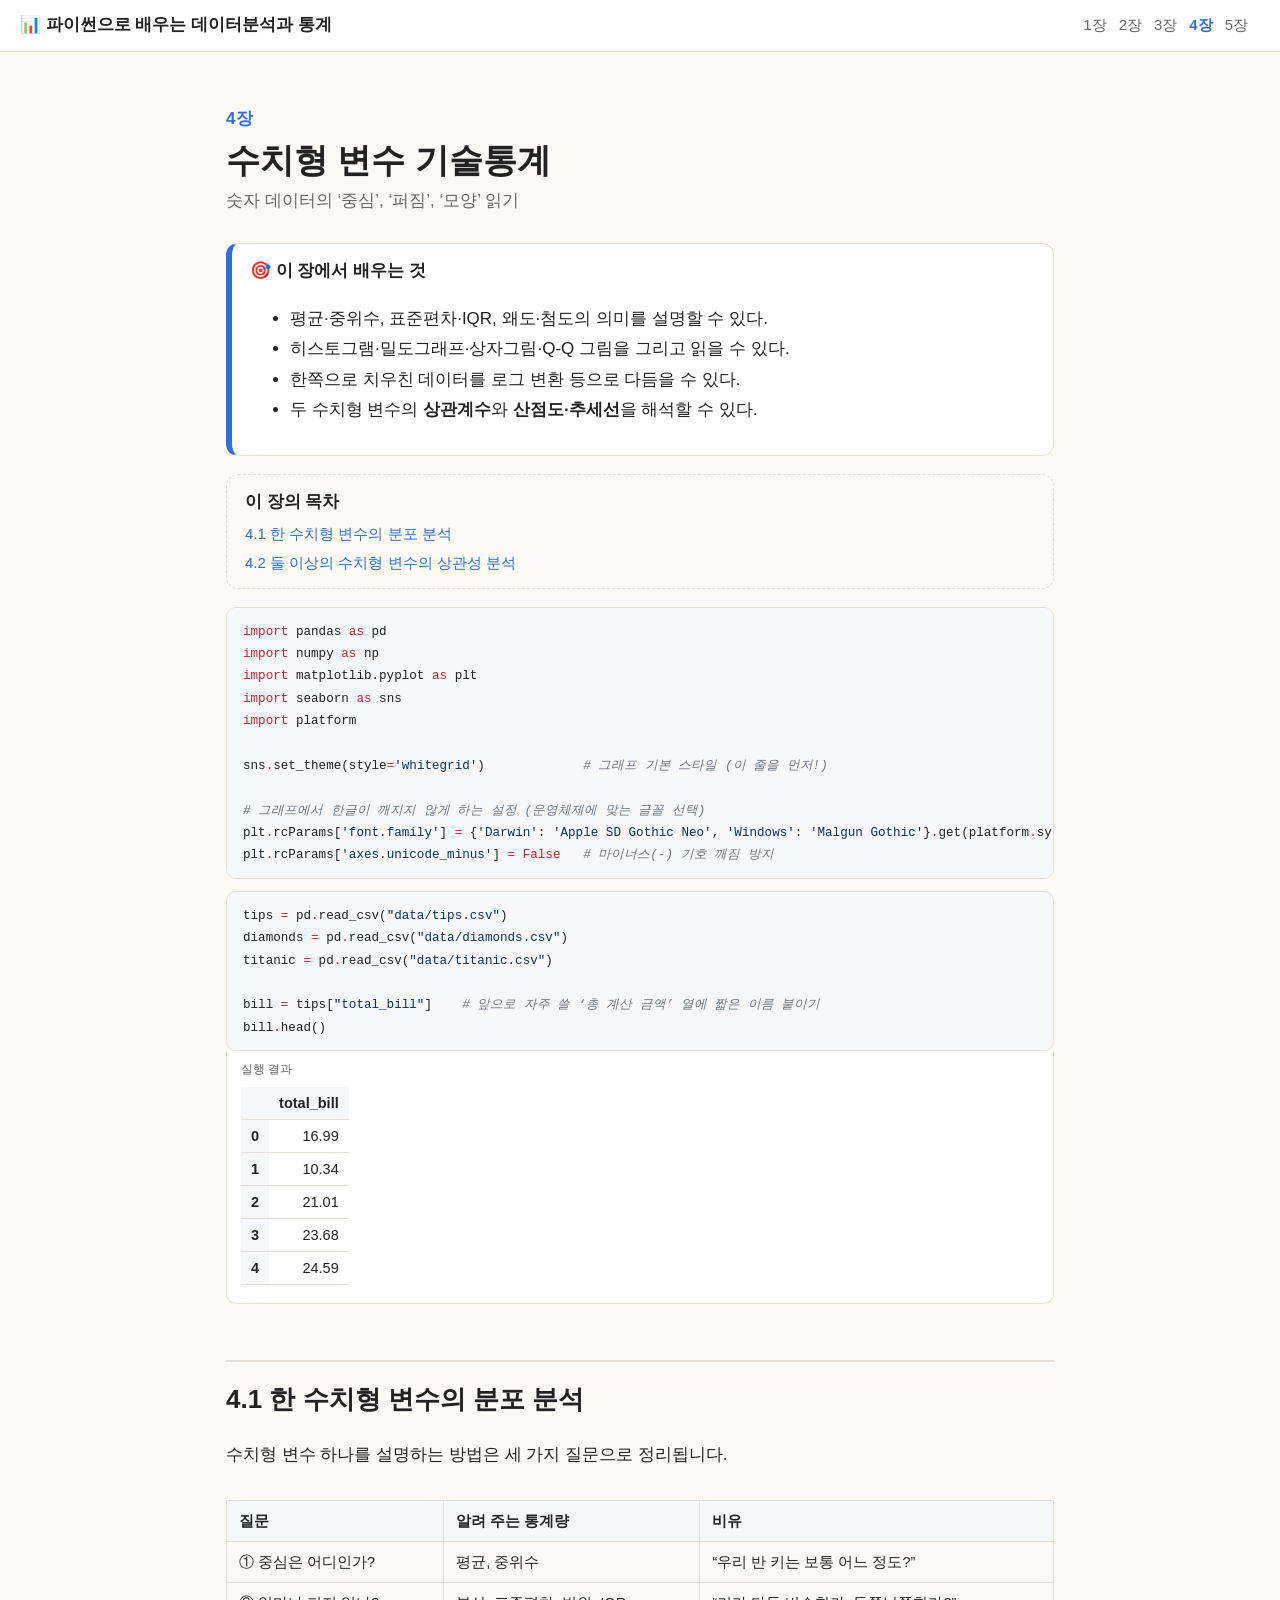
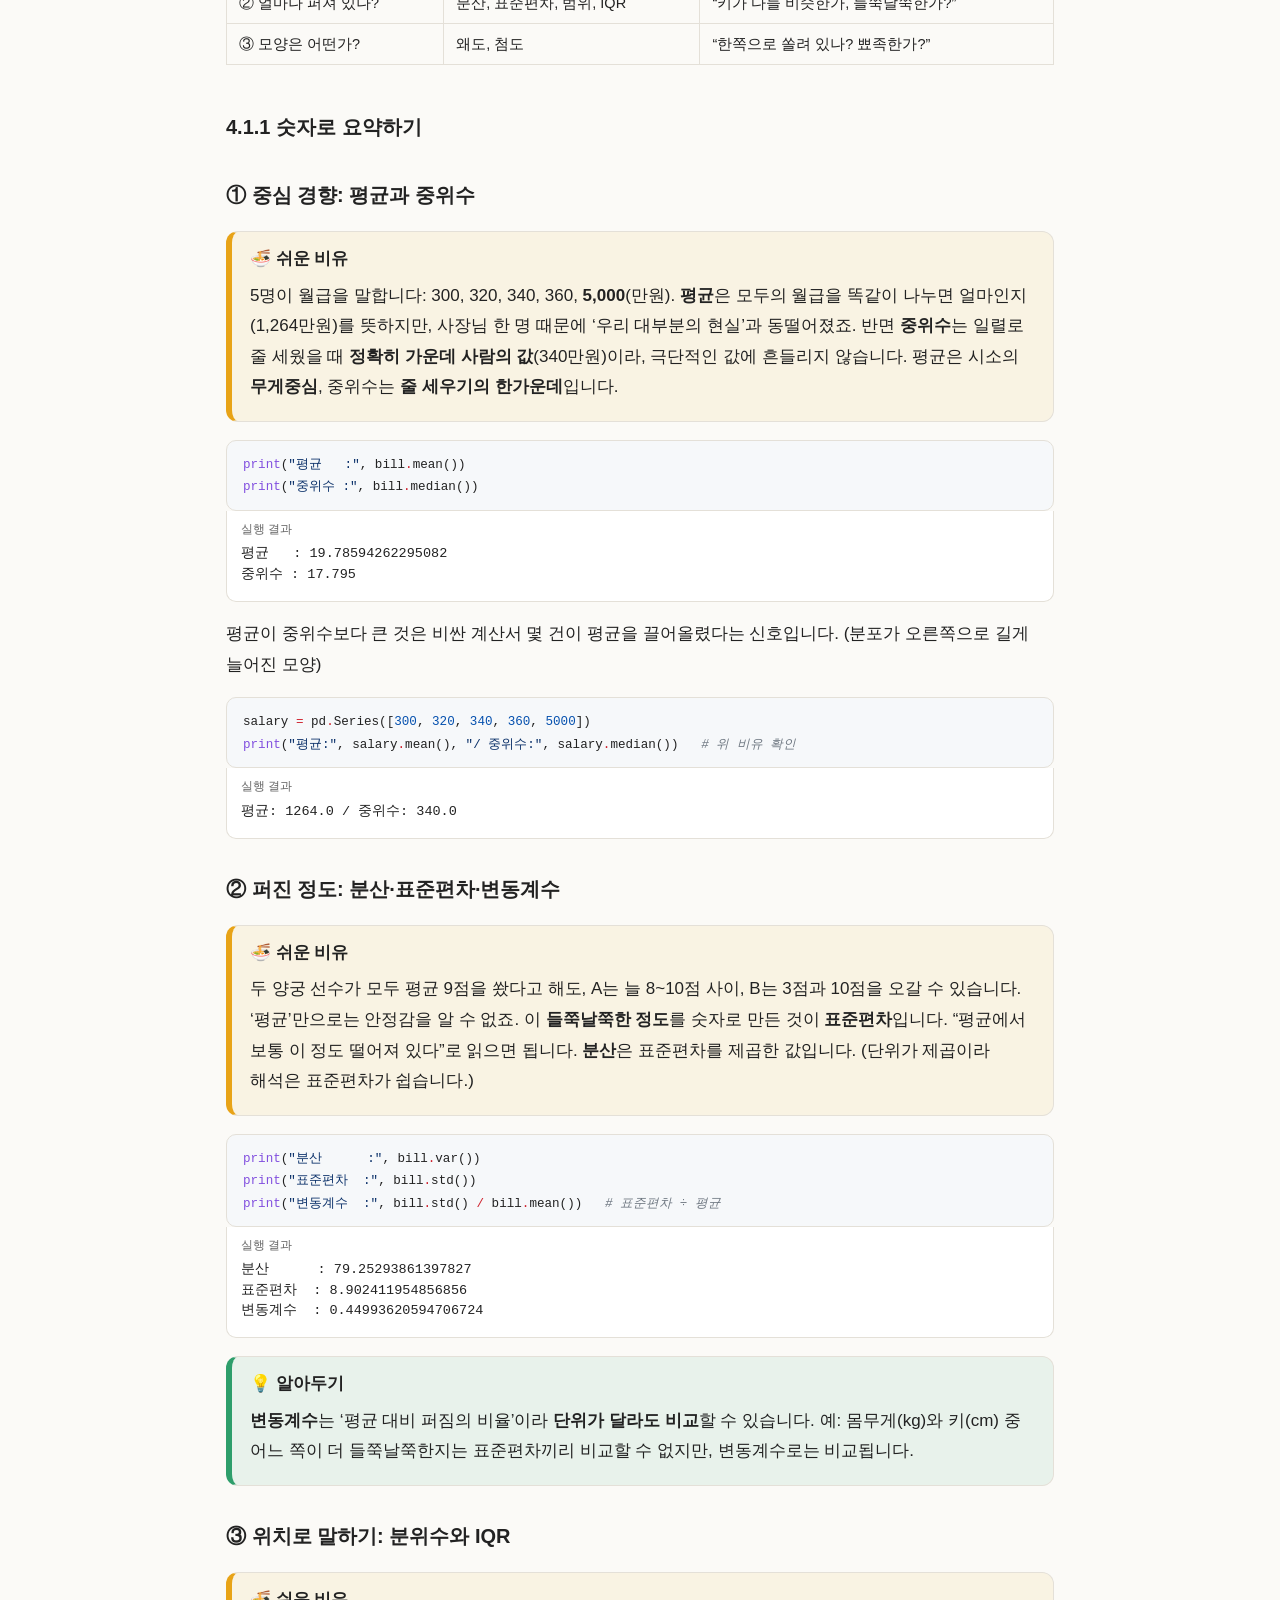
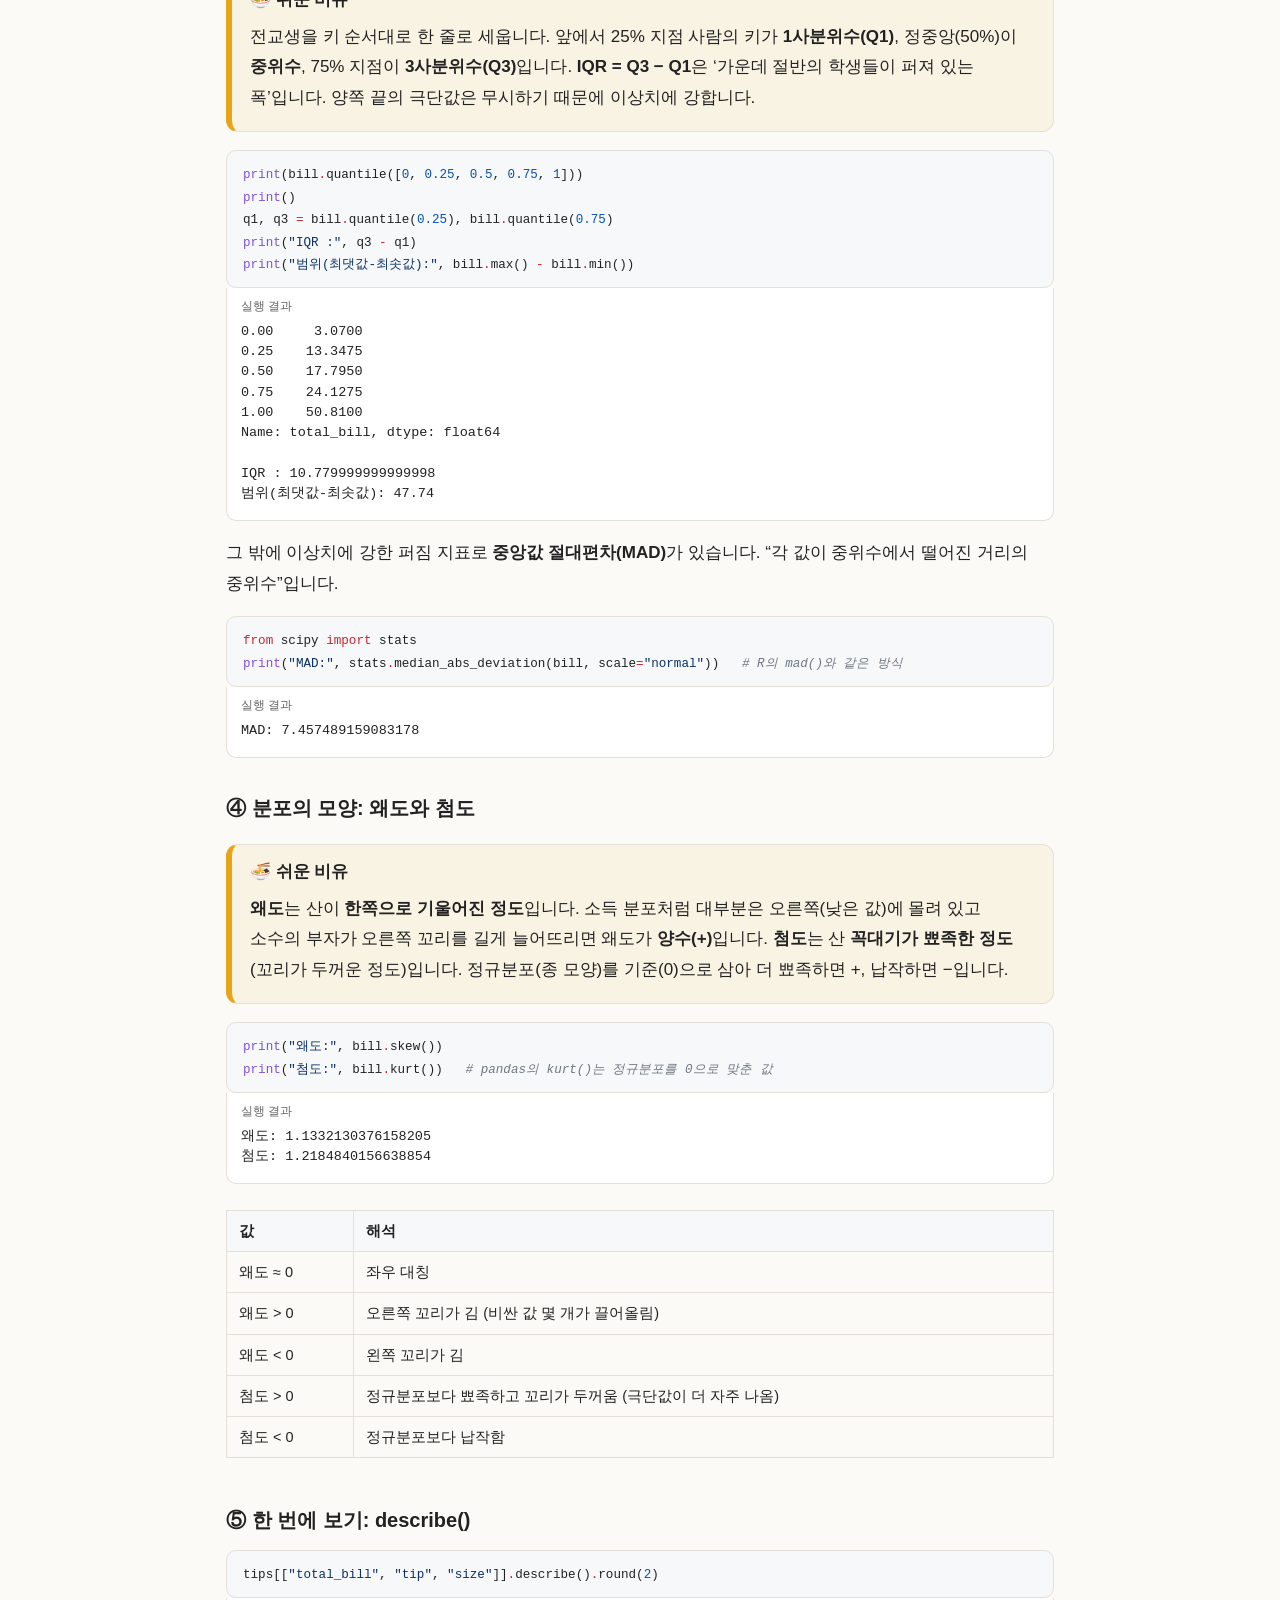
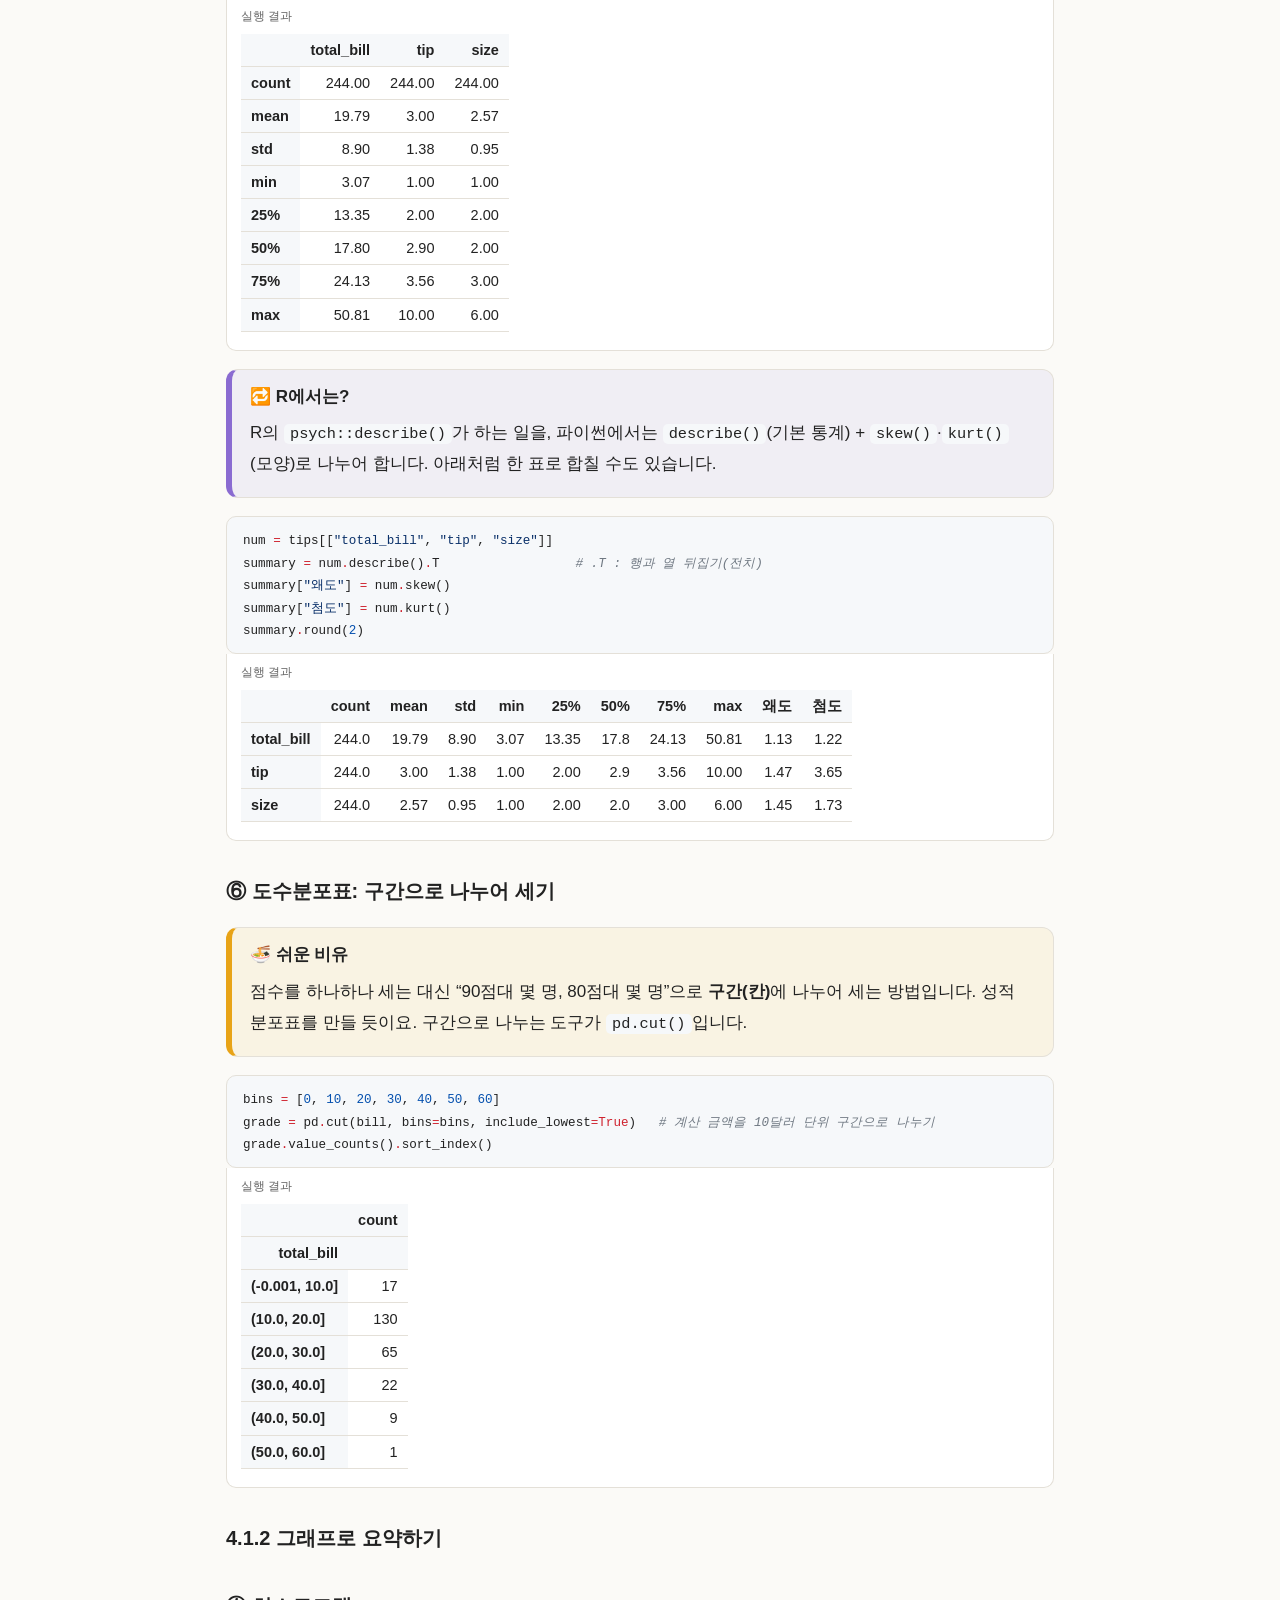
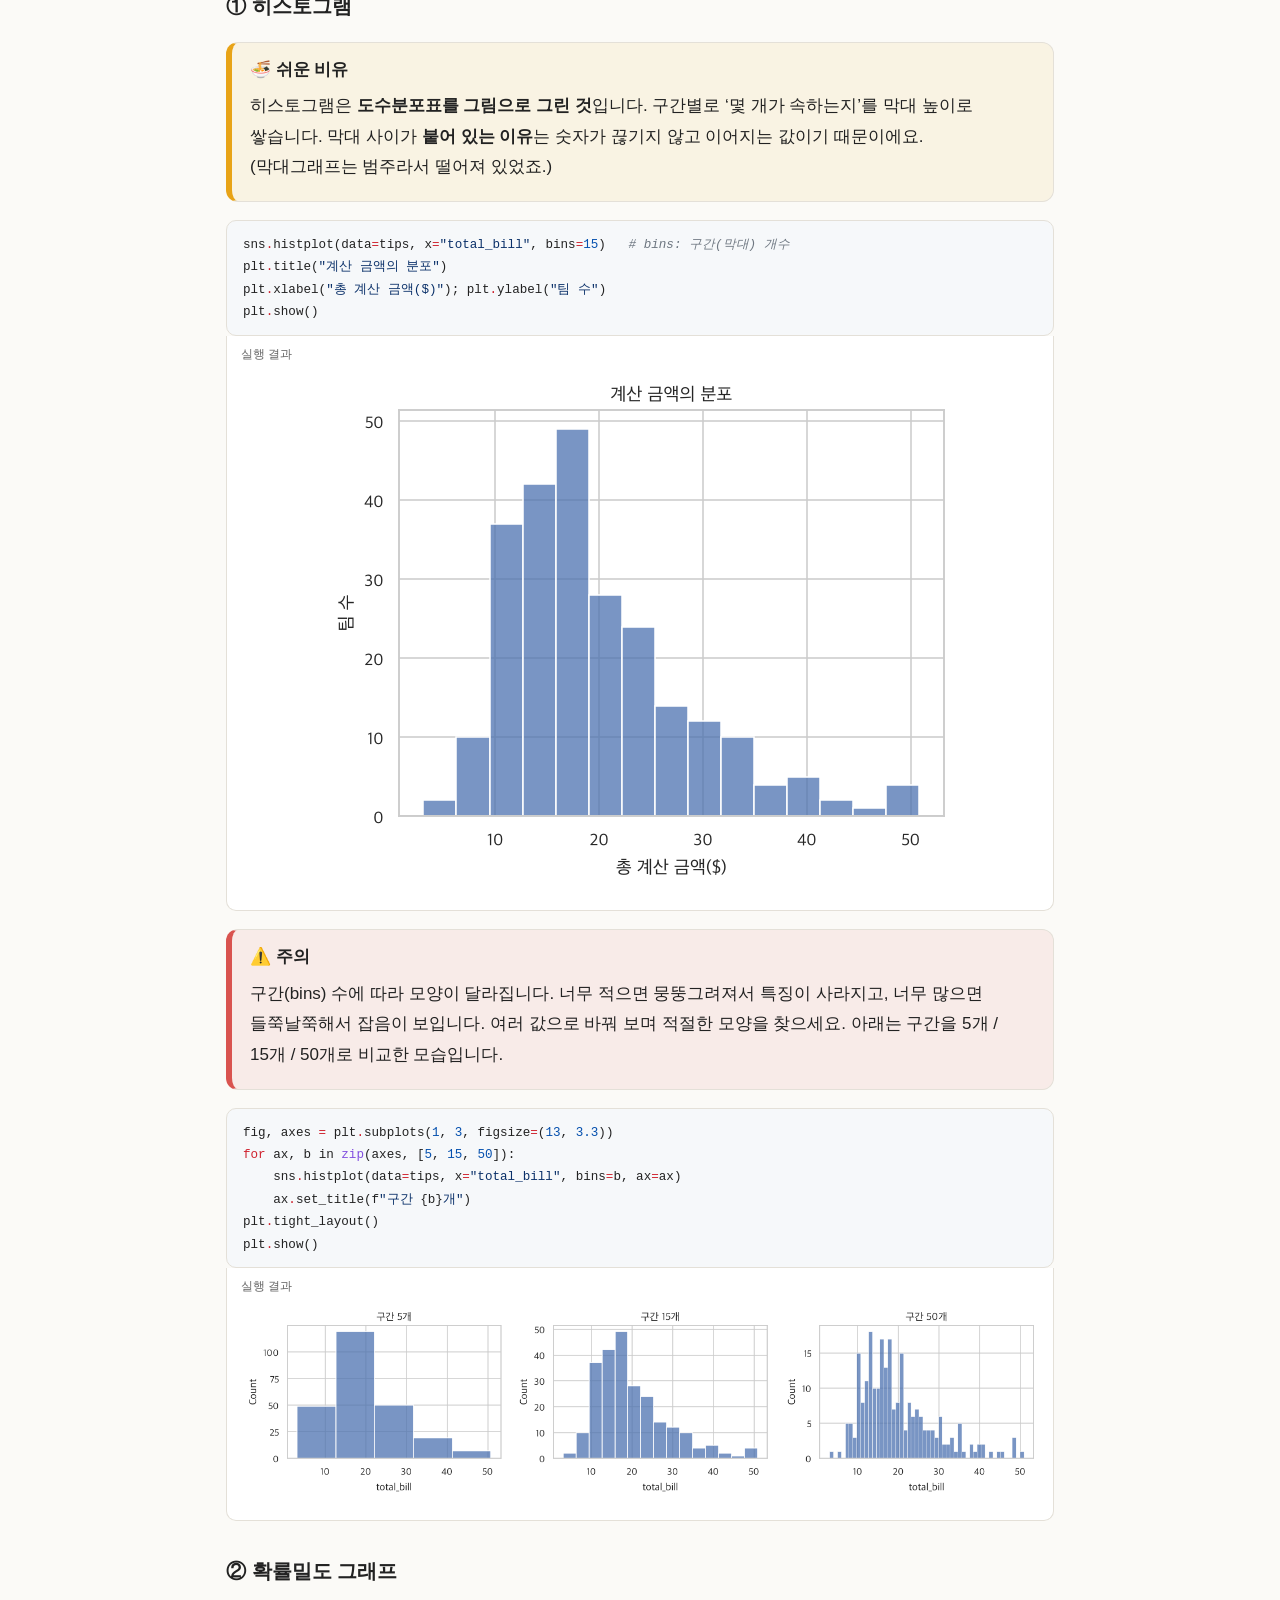
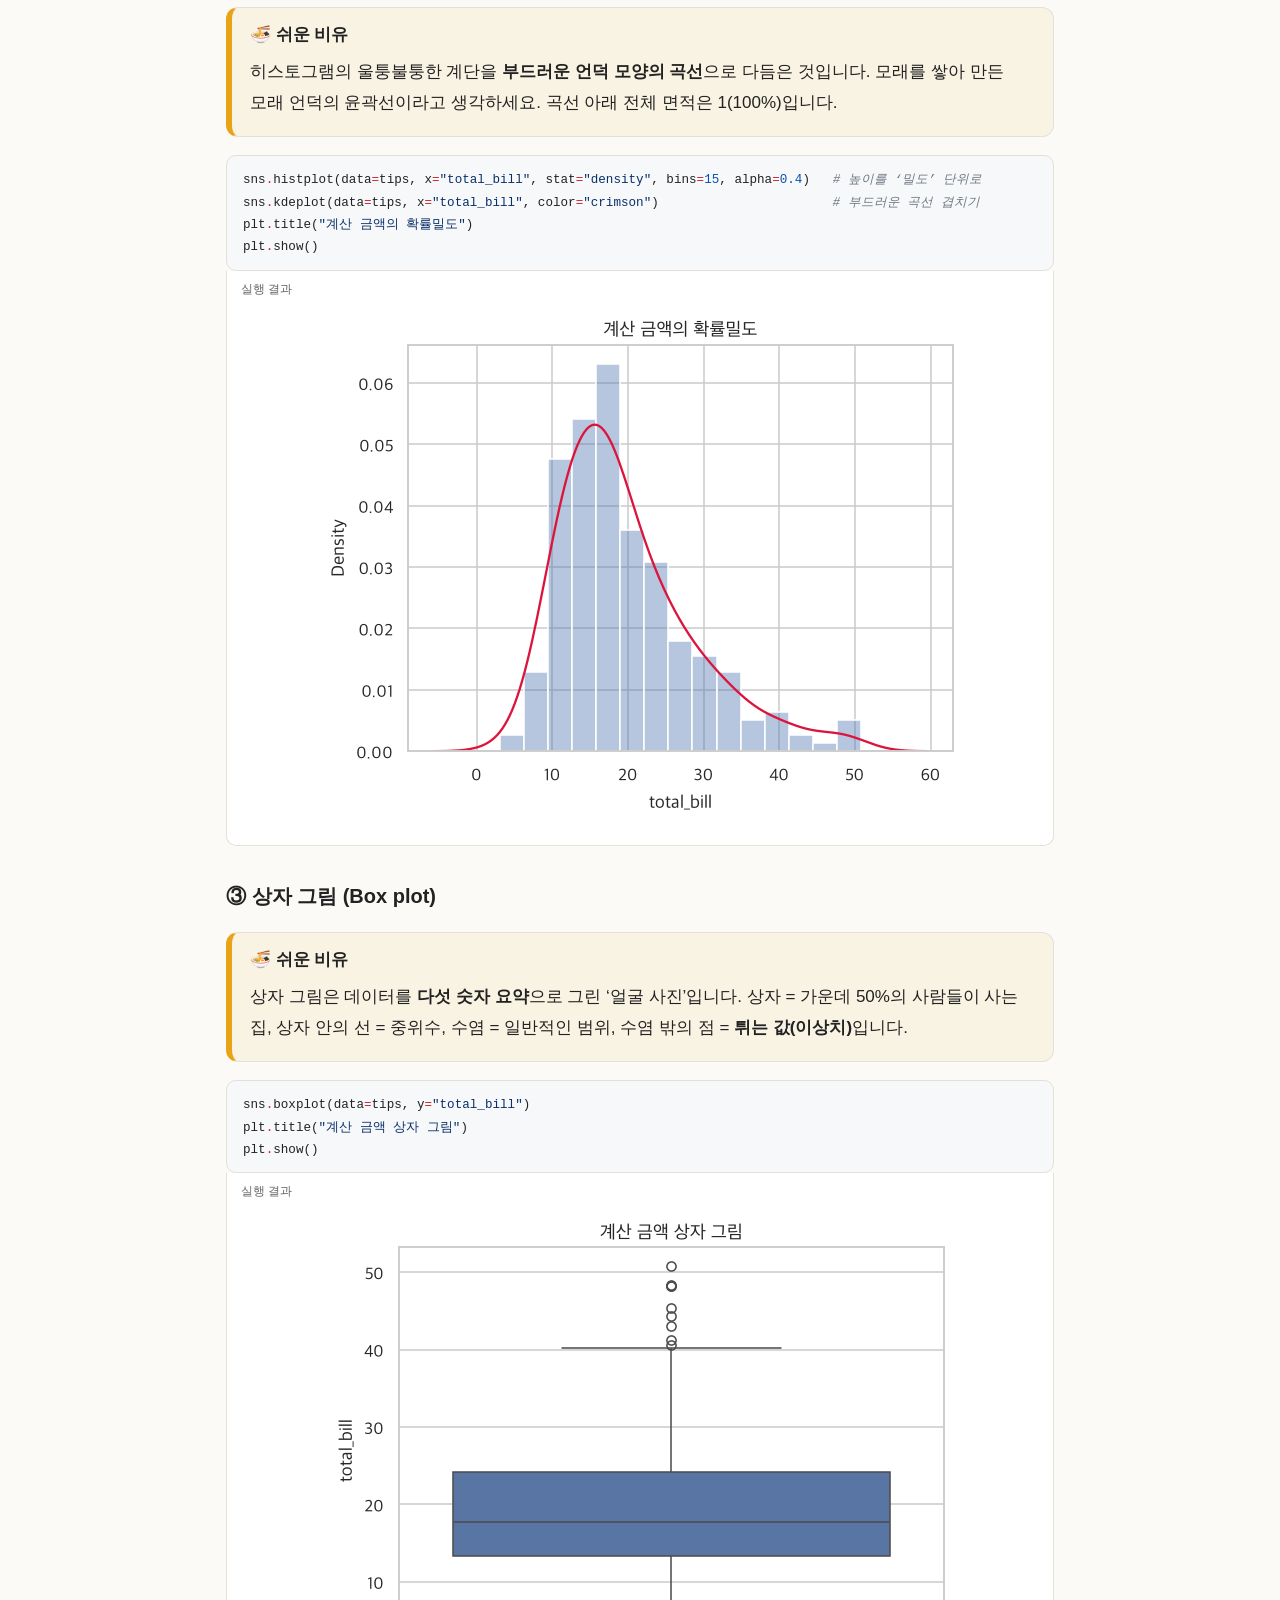
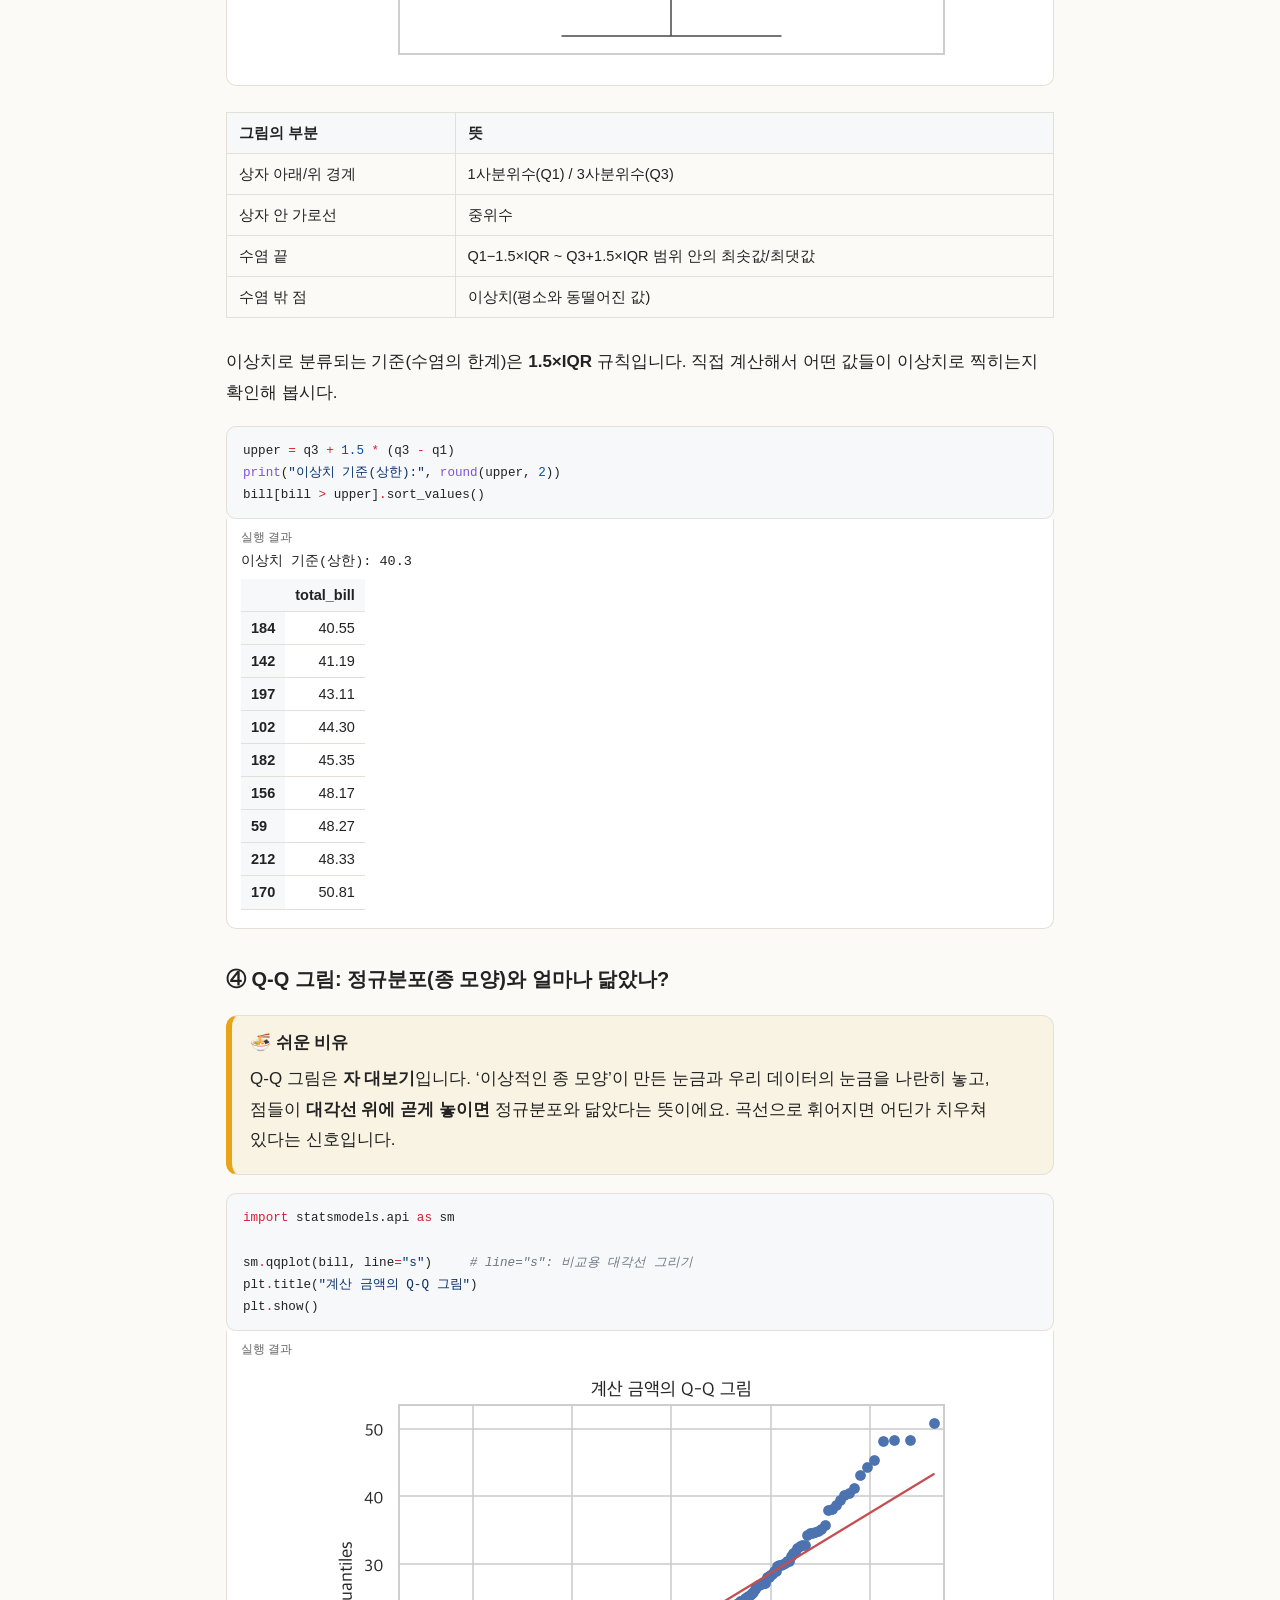
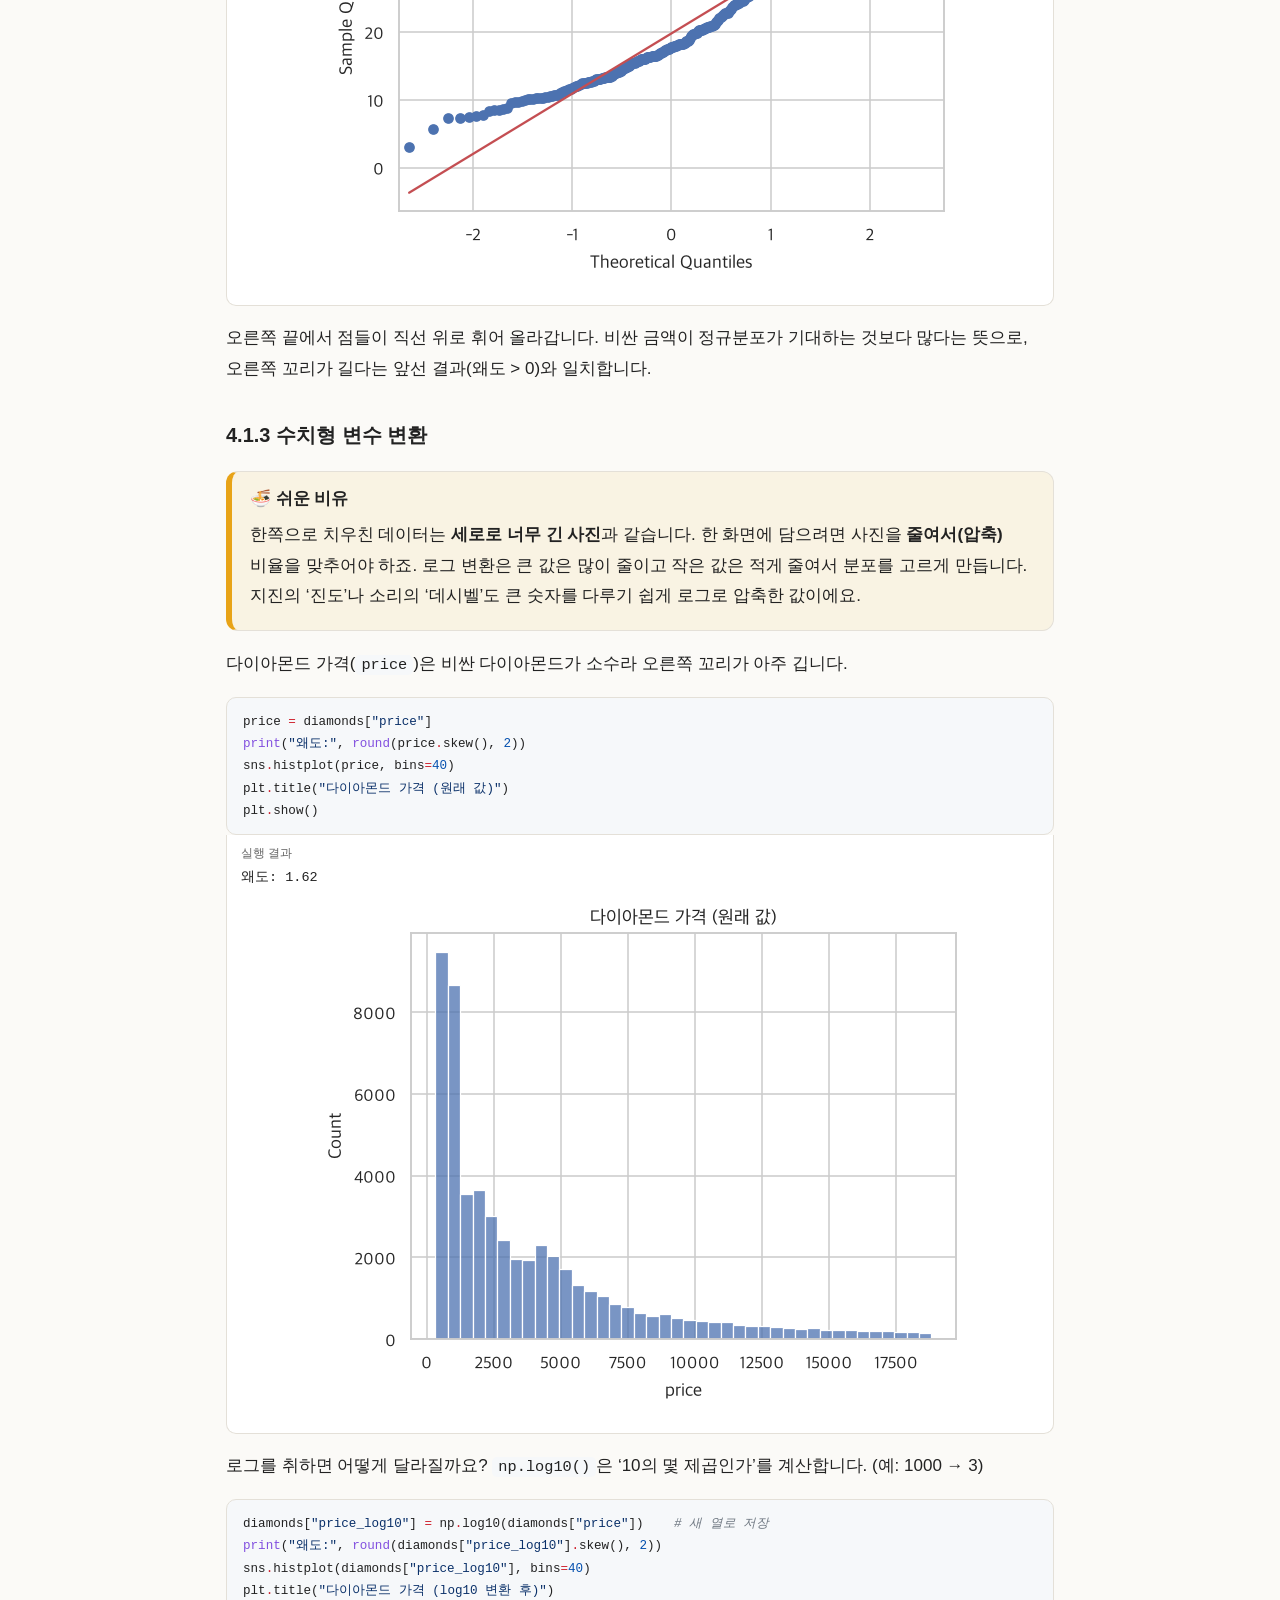
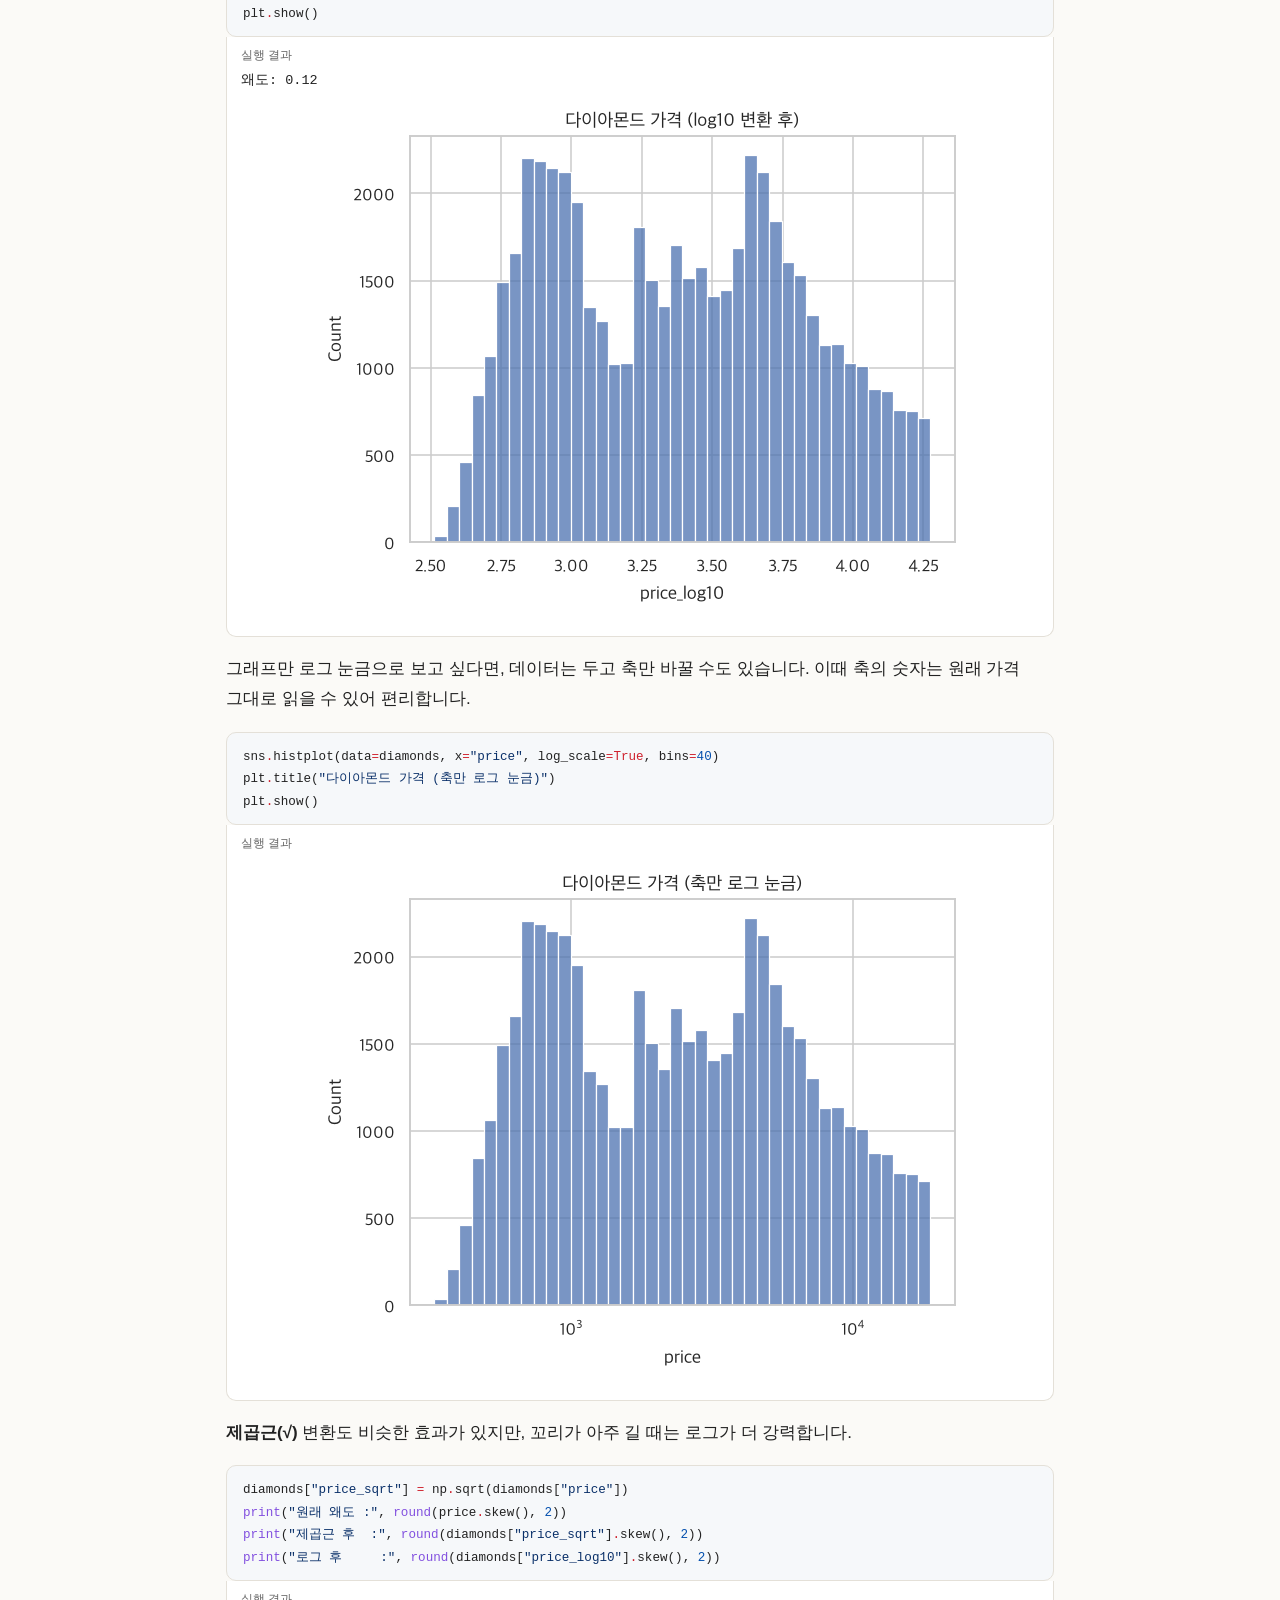
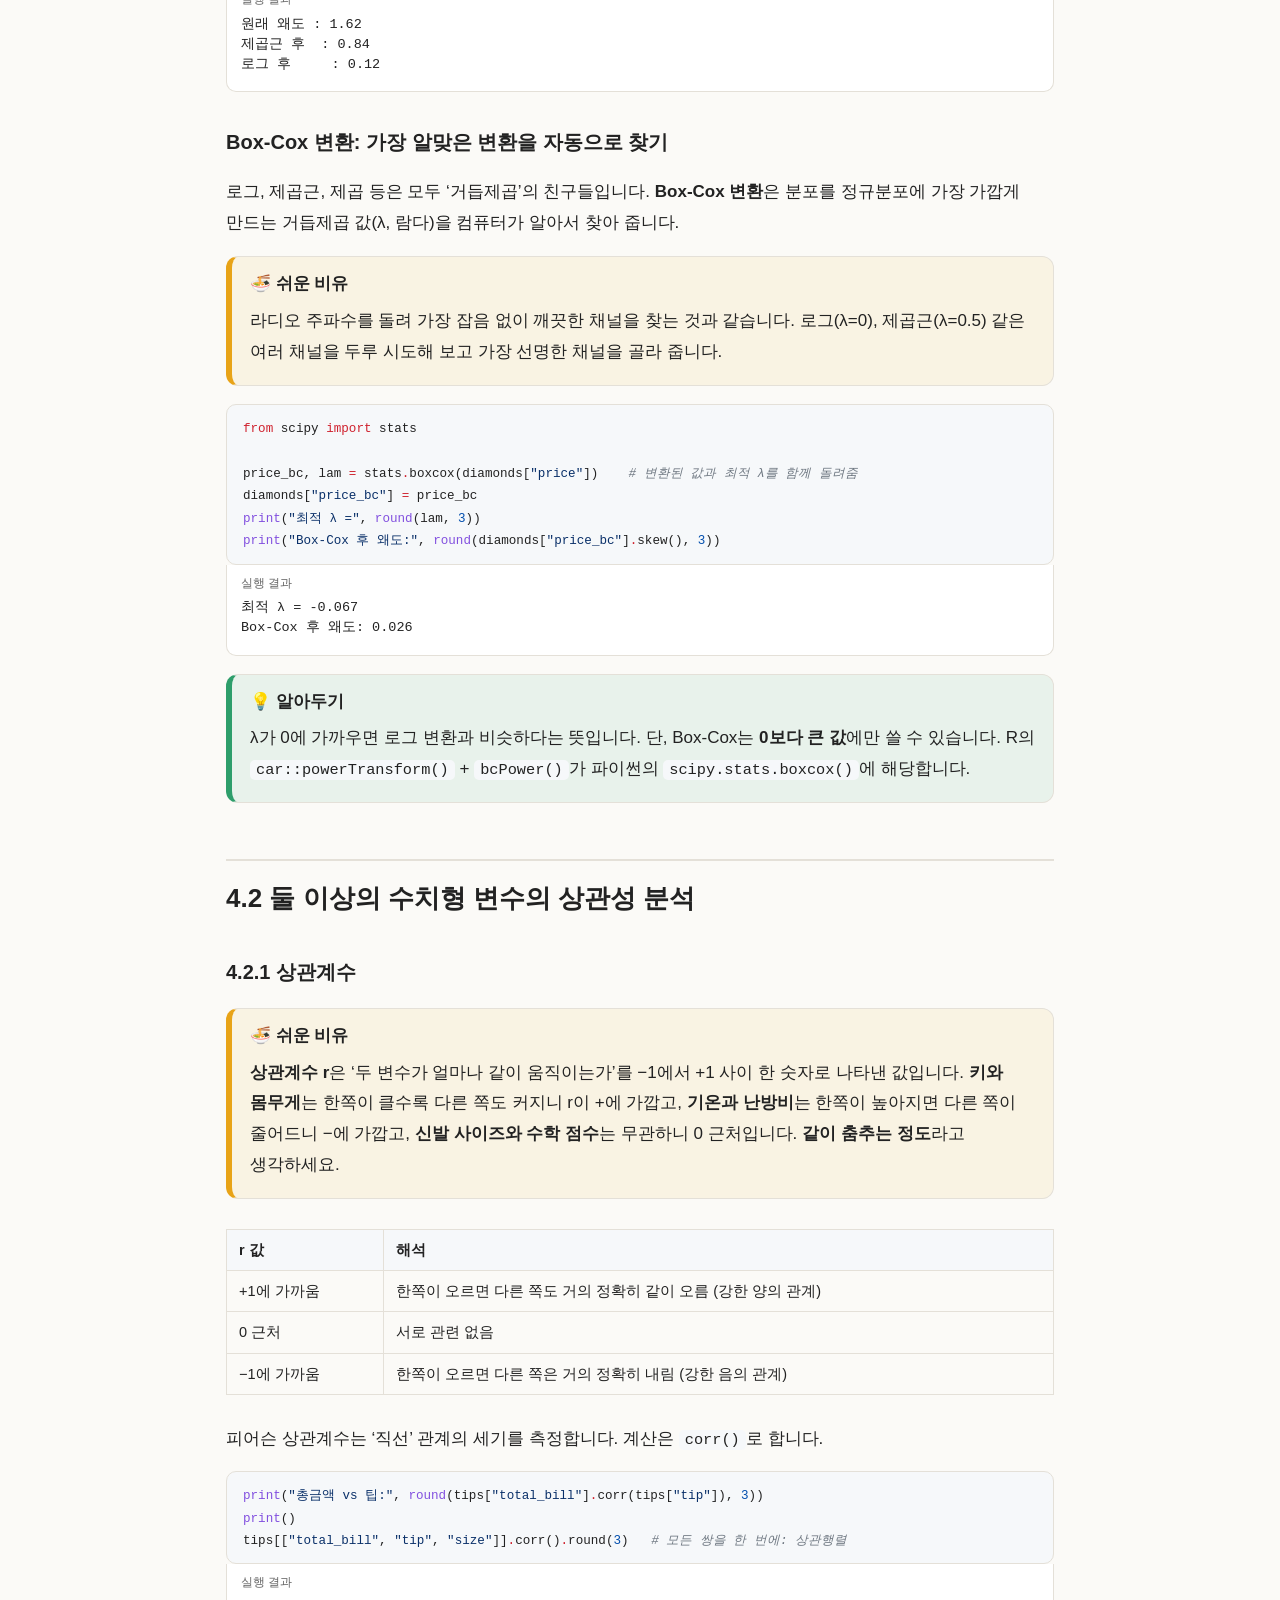
<file: 강의자료/ch04.html>
<!doctype html>
<html lang="ko"><head><meta charset="utf-8"><meta name="viewport" content="width=device-width,initial-scale=1">
<title>4장 수치형 변수 기술통계 - 파이썬으로 배우는 데이터분석과 통계</title>
<link rel="stylesheet" href="style.css"></head>
<body>
<header class="top"><a href="index.html">📊 파이썬으로 배우는 데이터분석과 통계</a>
<nav><a href="ch01.html">1장</a><a href="ch02.html">2장</a><a href="ch03.html">3장</a><a href="ch04.html" class=cur>4장</a><a href="ch05.html">5장</a></nav></header>
<main>
<div class="chead"><div class="cnum">4장</div><h1>수치형 변수 기술통계</h1><p class="sub">숫자 데이터의 ‘중심’, ‘퍼짐’, ‘모양’ 읽기</p></div>
<div class="box goal"><div class="box-title">🎯 이 장에서 배우는 것</div><ul><li>평균·중위수, 표준편차·IQR, 왜도·첨도의 의미를 설명할 수 있다.</li><li>히스토그램·밀도그래프·상자그림·Q-Q 그림을 그리고 읽을 수 있다.</li><li>한쪽으로 치우친 데이터를 로그 변환 등으로 다듬을 수 있다.</li><li>두 수치형 변수의 <b>상관계수</b>와 <b>산점도·추세선</b>을 해석할 수 있다.</li></ul></div>
<div class="toc"><b>이 장의 목차</b><a href="#s1">4.1 한 수치형 변수의 분포 분석</a><a href="#s2">4.2 둘 이상의 수치형 변수의 상관성 분석</a></div>
<div class="code"><pre><code><span class="kn">import</span><span class="w"> </span><span class="nn">pandas</span><span class="w"> </span><span class="k">as</span><span class="w"> </span><span class="nn">pd</span>
<span class="kn">import</span><span class="w"> </span><span class="nn">numpy</span><span class="w"> </span><span class="k">as</span><span class="w"> </span><span class="nn">np</span>
<span class="kn">import</span><span class="w"> </span><span class="nn">matplotlib.pyplot</span><span class="w"> </span><span class="k">as</span><span class="w"> </span><span class="nn">plt</span>
<span class="kn">import</span><span class="w"> </span><span class="nn">seaborn</span><span class="w"> </span><span class="k">as</span><span class="w"> </span><span class="nn">sns</span>
<span class="kn">import</span><span class="w"> </span><span class="nn">platform</span>

<span class="n">sns</span><span class="o">.</span><span class="n">set_theme</span><span class="p">(</span><span class="n">style</span><span class="o">=</span><span class="s1">'whitegrid'</span><span class="p">)</span>             <span class="c1"># 그래프 기본 스타일 (이 줄을 먼저!)</span>

<span class="c1"># 그래프에서 한글이 깨지지 않게 하는 설정 (운영체제에 맞는 글꼴 선택)</span>
<span class="n">plt</span><span class="o">.</span><span class="n">rcParams</span><span class="p">[</span><span class="s1">'font.family'</span><span class="p">]</span> <span class="o">=</span> <span class="p">{</span><span class="s1">'Darwin'</span><span class="p">:</span> <span class="s1">'Apple SD Gothic Neo'</span><span class="p">,</span> <span class="s1">'Windows'</span><span class="p">:</span> <span class="s1">'Malgun Gothic'</span><span class="p">}</span><span class="o">.</span><span class="n">get</span><span class="p">(</span><span class="n">platform</span><span class="o">.</span><span class="n">system</span><span class="p">(),</span> <span class="s1">'NanumGothic'</span><span class="p">)</span>
<span class="n">plt</span><span class="o">.</span><span class="n">rcParams</span><span class="p">[</span><span class="s1">'axes.unicode_minus'</span><span class="p">]</span> <span class="o">=</span> <span class="kc">False</span>   <span class="c1"># 마이너스(-) 기호 깨짐 방지</span>
</code></pre></div><div class="code"><pre><code><span class="n">tips</span> <span class="o">=</span> <span class="n">pd</span><span class="o">.</span><span class="n">read_csv</span><span class="p">(</span><span class="s2">"data/tips.csv"</span><span class="p">)</span>
<span class="n">diamonds</span> <span class="o">=</span> <span class="n">pd</span><span class="o">.</span><span class="n">read_csv</span><span class="p">(</span><span class="s2">"data/diamonds.csv"</span><span class="p">)</span>
<span class="n">titanic</span> <span class="o">=</span> <span class="n">pd</span><span class="o">.</span><span class="n">read_csv</span><span class="p">(</span><span class="s2">"data/titanic.csv"</span><span class="p">)</span>

<span class="n">bill</span> <span class="o">=</span> <span class="n">tips</span><span class="p">[</span><span class="s2">"total_bill"</span><span class="p">]</span>    <span class="c1"># 앞으로 자주 쓸 ‘총 계산 금액’ 열에 짧은 이름 붙이기</span>
<span class="n">bill</span><span class="o">.</span><span class="n">head</span><span class="p">()</span>
</code></pre></div><div class="result"><div class="rlabel">실행 결과</div><div class="tblwrap"><table class="dataframe df">
  <thead>
    <tr style="text-align: right;">
      <th></th>
      <th>total_bill</th>
    </tr>
  </thead>
  <tbody>
    <tr>
      <th>0</th>
      <td>16.99</td>
    </tr>
    <tr>
      <th>1</th>
      <td>10.34</td>
    </tr>
    <tr>
      <th>2</th>
      <td>21.01</td>
    </tr>
    <tr>
      <th>3</th>
      <td>23.68</td>
    </tr>
    <tr>
      <th>4</th>
      <td>24.59</td>
    </tr>
  </tbody>
</table></div></div><h2 id="s1">4.1 한 수치형 변수의 분포 분석</h2><p>수치형 변수 하나를 설명하는 방법은 세 가지 질문으로 정리됩니다.</p><div class="tblwrap"><table class="plain "><thead><tr><th>질문</th><th>알려 주는 통계량</th><th>비유</th></tr></thead><tbody><tr><td>① 중심은 어디인가?</td><td>평균, 중위수</td><td>“우리 반 키는 보통 어느 정도?”</td></tr><tr><td>② 얼마나 퍼져 있나?</td><td>분산, 표준편차, 범위, IQR</td><td>“키가 다들 비슷한가, 들쭉날쭉한가?”</td></tr><tr><td>③ 모양은 어떤가?</td><td>왜도, 첨도</td><td>“한쪽으로 쏠려 있나? 뾰족한가?”</td></tr></tbody></table></div><h3>4.1.1 숫자로 요약하기</h3><h3>① 중심 경향: 평균과 중위수</h3><div class="box analogy"><div class="box-title">🍜 쉬운 비유</div><p>5명이 월급을 말합니다: 300, 320, 340, 360, <b>5,000</b>(만원). <b>평균</b>은 모두의 월급을 똑같이 나누면 얼마인지(1,264만원)를 뜻하지만, 사장님 한 명 때문에 ‘우리 대부분의 현실’과 동떨어졌죠. 반면 <b>중위수</b>는 일렬로 줄 세웠을 때 <b>정확히 가운데 사람의 값</b>(340만원)이라, 극단적인 값에 흔들리지 않습니다. 평균은 시소의 <b>무게중심</b>, 중위수는 <b>줄 세우기의 한가운데</b>입니다.</p></div><div class="code"><pre><code><span class="nb">print</span><span class="p">(</span><span class="s2">"평균   :"</span><span class="p">,</span> <span class="n">bill</span><span class="o">.</span><span class="n">mean</span><span class="p">())</span>
<span class="nb">print</span><span class="p">(</span><span class="s2">"중위수 :"</span><span class="p">,</span> <span class="n">bill</span><span class="o">.</span><span class="n">median</span><span class="p">())</span>
</code></pre></div><div class="result"><div class="rlabel">실행 결과</div><pre class="out">평균   : 19.78594262295082
중위수 : 17.795</pre></div><p>평균이 중위수보다 큰 것은 비싼 계산서 몇 건이 평균을 끌어올렸다는 신호입니다. (분포가 오른쪽으로 길게 늘어진 모양)</p><div class="code"><pre><code><span class="n">salary</span> <span class="o">=</span> <span class="n">pd</span><span class="o">.</span><span class="n">Series</span><span class="p">([</span><span class="mi">300</span><span class="p">,</span> <span class="mi">320</span><span class="p">,</span> <span class="mi">340</span><span class="p">,</span> <span class="mi">360</span><span class="p">,</span> <span class="mi">5000</span><span class="p">])</span>
<span class="nb">print</span><span class="p">(</span><span class="s2">"평균:"</span><span class="p">,</span> <span class="n">salary</span><span class="o">.</span><span class="n">mean</span><span class="p">(),</span> <span class="s2">"/ 중위수:"</span><span class="p">,</span> <span class="n">salary</span><span class="o">.</span><span class="n">median</span><span class="p">())</span>   <span class="c1"># 위 비유 확인</span>
</code></pre></div><div class="result"><div class="rlabel">실행 결과</div><pre class="out">평균: 1264.0 / 중위수: 340.0</pre></div><h3>② 퍼진 정도: 분산·표준편차·변동계수</h3><div class="box analogy"><div class="box-title">🍜 쉬운 비유</div><p>두 양궁 선수가 모두 평균 9점을 쐈다고 해도, A는 늘 8~10점 사이, B는 3점과 10점을 오갈 수 있습니다. ‘평균’만으로는 안정감을 알 수 없죠. 이 <b>들쭉날쭉한 정도</b>를 숫자로 만든 것이 <b>표준편차</b>입니다. “평균에서 보통 이 정도 떨어져 있다”로 읽으면 됩니다. <b>분산</b>은 표준편차를 제곱한 값입니다. (단위가 제곱이라 해석은 표준편차가 쉽습니다.)</p></div><div class="code"><pre><code><span class="nb">print</span><span class="p">(</span><span class="s2">"분산      :"</span><span class="p">,</span> <span class="n">bill</span><span class="o">.</span><span class="n">var</span><span class="p">())</span>
<span class="nb">print</span><span class="p">(</span><span class="s2">"표준편차  :"</span><span class="p">,</span> <span class="n">bill</span><span class="o">.</span><span class="n">std</span><span class="p">())</span>
<span class="nb">print</span><span class="p">(</span><span class="s2">"변동계수  :"</span><span class="p">,</span> <span class="n">bill</span><span class="o">.</span><span class="n">std</span><span class="p">()</span> <span class="o">/</span> <span class="n">bill</span><span class="o">.</span><span class="n">mean</span><span class="p">())</span>   <span class="c1"># 표준편차 ÷ 평균</span>
</code></pre></div><div class="result"><div class="rlabel">실행 결과</div><pre class="out">분산      : 79.25293861397827
표준편차  : 8.902411954856856
변동계수  : 0.44993620594706724</pre></div><div class="box tip"><div class="box-title">💡 알아두기</div><p><b>변동계수</b>는 ‘평균 대비 퍼짐의 비율’이라 <b>단위가 달라도 비교</b>할 수 있습니다. 예: 몸무게(kg)와 키(cm) 중 어느 쪽이 더 들쭉날쭉한지는 표준편차끼리 비교할 수 없지만, 변동계수로는 비교됩니다.</p></div><h3>③ 위치로 말하기: 분위수와 IQR</h3><div class="box analogy"><div class="box-title">🍜 쉬운 비유</div><p>전교생을 키 순서대로 한 줄로 세웁니다. 앞에서 25% 지점 사람의 키가 <b>1사분위수(Q1)</b>, 정중앙(50%)이 <b>중위수</b>, 75% 지점이 <b>3사분위수(Q3)</b>입니다. <b>IQR = Q3 − Q1</b>은 ‘가운데 절반의 학생들이 퍼져 있는 폭’입니다. 양쪽 끝의 극단값은 무시하기 때문에 이상치에 강합니다.</p></div><div class="code"><pre><code><span class="nb">print</span><span class="p">(</span><span class="n">bill</span><span class="o">.</span><span class="n">quantile</span><span class="p">([</span><span class="mi">0</span><span class="p">,</span> <span class="mf">0.25</span><span class="p">,</span> <span class="mf">0.5</span><span class="p">,</span> <span class="mf">0.75</span><span class="p">,</span> <span class="mi">1</span><span class="p">]))</span>
<span class="nb">print</span><span class="p">()</span>
<span class="n">q1</span><span class="p">,</span> <span class="n">q3</span> <span class="o">=</span> <span class="n">bill</span><span class="o">.</span><span class="n">quantile</span><span class="p">(</span><span class="mf">0.25</span><span class="p">),</span> <span class="n">bill</span><span class="o">.</span><span class="n">quantile</span><span class="p">(</span><span class="mf">0.75</span><span class="p">)</span>
<span class="nb">print</span><span class="p">(</span><span class="s2">"IQR :"</span><span class="p">,</span> <span class="n">q3</span> <span class="o">-</span> <span class="n">q1</span><span class="p">)</span>
<span class="nb">print</span><span class="p">(</span><span class="s2">"범위(최댓값-최솟값):"</span><span class="p">,</span> <span class="n">bill</span><span class="o">.</span><span class="n">max</span><span class="p">()</span> <span class="o">-</span> <span class="n">bill</span><span class="o">.</span><span class="n">min</span><span class="p">())</span>
</code></pre></div><div class="result"><div class="rlabel">실행 결과</div><pre class="out">0.00     3.0700
0.25    13.3475
0.50    17.7950
0.75    24.1275
1.00    50.8100
Name: total_bill, dtype: float64

IQR : 10.779999999999998
범위(최댓값-최솟값): 47.74</pre></div><p>그 밖에 이상치에 강한 퍼짐 지표로 <b>중앙값 절대편차(MAD)</b>가 있습니다. “각 값이 중위수에서 떨어진 거리의 중위수”입니다.</p><div class="code"><pre><code><span class="kn">from</span><span class="w"> </span><span class="nn">scipy</span><span class="w"> </span><span class="kn">import</span> <span class="n">stats</span>
<span class="nb">print</span><span class="p">(</span><span class="s2">"MAD:"</span><span class="p">,</span> <span class="n">stats</span><span class="o">.</span><span class="n">median_abs_deviation</span><span class="p">(</span><span class="n">bill</span><span class="p">,</span> <span class="n">scale</span><span class="o">=</span><span class="s2">"normal"</span><span class="p">))</span>   <span class="c1"># R의 mad()와 같은 방식</span>
</code></pre></div><div class="result"><div class="rlabel">실행 결과</div><pre class="out">MAD: 7.457489159083178</pre></div><h3>④ 분포의 모양: 왜도와 첨도</h3><div class="box analogy"><div class="box-title">🍜 쉬운 비유</div><p><b>왜도</b>는 산이 <b>한쪽으로 기울어진 정도</b>입니다. 소득 분포처럼 대부분은 오른쪽(낮은 값)에 몰려 있고 소수의 부자가 오른쪽 꼬리를 길게 늘어뜨리면 왜도가 <b>양수(+)</b>입니다. <b>첨도</b>는 산 <b>꼭대기가 뾰족한 정도</b>(꼬리가 두꺼운 정도)입니다. 정규분포(종 모양)를 기준(0)으로 삼아 더 뾰족하면 +, 납작하면 −입니다.</p></div><div class="code"><pre><code><span class="nb">print</span><span class="p">(</span><span class="s2">"왜도:"</span><span class="p">,</span> <span class="n">bill</span><span class="o">.</span><span class="n">skew</span><span class="p">())</span>
<span class="nb">print</span><span class="p">(</span><span class="s2">"첨도:"</span><span class="p">,</span> <span class="n">bill</span><span class="o">.</span><span class="n">kurt</span><span class="p">())</span>   <span class="c1"># pandas의 kurt()는 정규분포를 0으로 맞춘 값</span>
</code></pre></div><div class="result"><div class="rlabel">실행 결과</div><pre class="out">왜도: 1.1332130376158205
첨도: 1.2184840156638854</pre></div><div class="tblwrap"><table class="plain "><thead><tr><th>값</th><th>해석</th></tr></thead><tbody><tr><td>왜도 ≈ 0</td><td>좌우 대칭</td></tr><tr><td>왜도 > 0</td><td>오른쪽 꼬리가 김 (비싼 값 몇 개가 끌어올림)</td></tr><tr><td>왜도 < 0</td><td>왼쪽 꼬리가 김</td></tr><tr><td>첨도 > 0</td><td>정규분포보다 뾰족하고 꼬리가 두꺼움 (극단값이 더 자주 나옴)</td></tr><tr><td>첨도 < 0</td><td>정규분포보다 납작함</td></tr></tbody></table></div><h3>⑤ 한 번에 보기: describe()</h3><div class="code"><pre><code><span class="n">tips</span><span class="p">[[</span><span class="s2">"total_bill"</span><span class="p">,</span> <span class="s2">"tip"</span><span class="p">,</span> <span class="s2">"size"</span><span class="p">]]</span><span class="o">.</span><span class="n">describe</span><span class="p">()</span><span class="o">.</span><span class="n">round</span><span class="p">(</span><span class="mi">2</span><span class="p">)</span>
</code></pre></div><div class="result"><div class="rlabel">실행 결과</div><div class="tblwrap"><table class="dataframe df">
  <thead>
    <tr style="text-align: right;">
      <th></th>
      <th>total_bill</th>
      <th>tip</th>
      <th>size</th>
    </tr>
  </thead>
  <tbody>
    <tr>
      <th>count</th>
      <td>244.00</td>
      <td>244.00</td>
      <td>244.00</td>
    </tr>
    <tr>
      <th>mean</th>
      <td>19.79</td>
      <td>3.00</td>
      <td>2.57</td>
    </tr>
    <tr>
      <th>std</th>
      <td>8.90</td>
      <td>1.38</td>
      <td>0.95</td>
    </tr>
    <tr>
      <th>min</th>
      <td>3.07</td>
      <td>1.00</td>
      <td>1.00</td>
    </tr>
    <tr>
      <th>25%</th>
      <td>13.35</td>
      <td>2.00</td>
      <td>2.00</td>
    </tr>
    <tr>
      <th>50%</th>
      <td>17.80</td>
      <td>2.90</td>
      <td>2.00</td>
    </tr>
    <tr>
      <th>75%</th>
      <td>24.13</td>
      <td>3.56</td>
      <td>3.00</td>
    </tr>
    <tr>
      <th>max</th>
      <td>50.81</td>
      <td>10.00</td>
      <td>6.00</td>
    </tr>
  </tbody>
</table></div></div><div class="box rcmp"><div class="box-title">🔁 R에서는?</div><p>R의 <code>psych::describe()</code>가 하는 일을, 파이썬에서는 <code>describe()</code>(기본 통계) + <code>skew()</code>·<code>kurt()</code>(모양)로 나누어 합니다. 아래처럼 한 표로 합칠 수도 있습니다.</p></div><div class="code"><pre><code><span class="n">num</span> <span class="o">=</span> <span class="n">tips</span><span class="p">[[</span><span class="s2">"total_bill"</span><span class="p">,</span> <span class="s2">"tip"</span><span class="p">,</span> <span class="s2">"size"</span><span class="p">]]</span>
<span class="n">summary</span> <span class="o">=</span> <span class="n">num</span><span class="o">.</span><span class="n">describe</span><span class="p">()</span><span class="o">.</span><span class="n">T</span>                  <span class="c1"># .T : 행과 열 뒤집기(전치)</span>
<span class="n">summary</span><span class="p">[</span><span class="s2">"왜도"</span><span class="p">]</span> <span class="o">=</span> <span class="n">num</span><span class="o">.</span><span class="n">skew</span><span class="p">()</span>
<span class="n">summary</span><span class="p">[</span><span class="s2">"첨도"</span><span class="p">]</span> <span class="o">=</span> <span class="n">num</span><span class="o">.</span><span class="n">kurt</span><span class="p">()</span>
<span class="n">summary</span><span class="o">.</span><span class="n">round</span><span class="p">(</span><span class="mi">2</span><span class="p">)</span>
</code></pre></div><div class="result"><div class="rlabel">실행 결과</div><div class="tblwrap"><table class="dataframe df">
  <thead>
    <tr style="text-align: right;">
      <th></th>
      <th>count</th>
      <th>mean</th>
      <th>std</th>
      <th>min</th>
      <th>25%</th>
      <th>50%</th>
      <th>75%</th>
      <th>max</th>
      <th>왜도</th>
      <th>첨도</th>
    </tr>
  </thead>
  <tbody>
    <tr>
      <th>total_bill</th>
      <td>244.0</td>
      <td>19.79</td>
      <td>8.90</td>
      <td>3.07</td>
      <td>13.35</td>
      <td>17.8</td>
      <td>24.13</td>
      <td>50.81</td>
      <td>1.13</td>
      <td>1.22</td>
    </tr>
    <tr>
      <th>tip</th>
      <td>244.0</td>
      <td>3.00</td>
      <td>1.38</td>
      <td>1.00</td>
      <td>2.00</td>
      <td>2.9</td>
      <td>3.56</td>
      <td>10.00</td>
      <td>1.47</td>
      <td>3.65</td>
    </tr>
    <tr>
      <th>size</th>
      <td>244.0</td>
      <td>2.57</td>
      <td>0.95</td>
      <td>1.00</td>
      <td>2.00</td>
      <td>2.0</td>
      <td>3.00</td>
      <td>6.00</td>
      <td>1.45</td>
      <td>1.73</td>
    </tr>
  </tbody>
</table></div></div><h3>⑥ 도수분포표: 구간으로 나누어 세기</h3><div class="box analogy"><div class="box-title">🍜 쉬운 비유</div><p>점수를 하나하나 세는 대신 “90점대 몇 명, 80점대 몇 명”으로 <b>구간(칸)</b>에 나누어 세는 방법입니다. 성적 분포표를 만들 듯이요. 구간으로 나누는 도구가 <code>pd.cut()</code>입니다.</p></div><div class="code"><pre><code><span class="n">bins</span> <span class="o">=</span> <span class="p">[</span><span class="mi">0</span><span class="p">,</span> <span class="mi">10</span><span class="p">,</span> <span class="mi">20</span><span class="p">,</span> <span class="mi">30</span><span class="p">,</span> <span class="mi">40</span><span class="p">,</span> <span class="mi">50</span><span class="p">,</span> <span class="mi">60</span><span class="p">]</span>
<span class="n">grade</span> <span class="o">=</span> <span class="n">pd</span><span class="o">.</span><span class="n">cut</span><span class="p">(</span><span class="n">bill</span><span class="p">,</span> <span class="n">bins</span><span class="o">=</span><span class="n">bins</span><span class="p">,</span> <span class="n">include_lowest</span><span class="o">=</span><span class="kc">True</span><span class="p">)</span>   <span class="c1"># 계산 금액을 10달러 단위 구간으로 나누기</span>
<span class="n">grade</span><span class="o">.</span><span class="n">value_counts</span><span class="p">()</span><span class="o">.</span><span class="n">sort_index</span><span class="p">()</span>
</code></pre></div><div class="result"><div class="rlabel">실행 결과</div><div class="tblwrap"><table class="dataframe df">
  <thead>
    <tr style="text-align: right;">
      <th></th>
      <th>count</th>
    </tr>
    <tr>
      <th>total_bill</th>
      <th></th>
    </tr>
  </thead>
  <tbody>
    <tr>
      <th>(-0.001, 10.0]</th>
      <td>17</td>
    </tr>
    <tr>
      <th>(10.0, 20.0]</th>
      <td>130</td>
    </tr>
    <tr>
      <th>(20.0, 30.0]</th>
      <td>65</td>
    </tr>
    <tr>
      <th>(30.0, 40.0]</th>
      <td>22</td>
    </tr>
    <tr>
      <th>(40.0, 50.0]</th>
      <td>9</td>
    </tr>
    <tr>
      <th>(50.0, 60.0]</th>
      <td>1</td>
    </tr>
  </tbody>
</table></div></div><h3>4.1.2 그래프로 요약하기</h3><h3>① 히스토그램</h3><div class="box analogy"><div class="box-title">🍜 쉬운 비유</div><p>히스토그램은 <b>도수분포표를 그림으로 그린 것</b>입니다. 구간별로 ‘몇 개가 속하는지’를 막대 높이로 쌓습니다. 막대 사이가 <b>붙어 있는 이유</b>는 숫자가 끊기지 않고 이어지는 값이기 때문이에요. (막대그래프는 범주라서 떨어져 있었죠.)</p></div><div class="code"><pre><code><span class="n">sns</span><span class="o">.</span><span class="n">histplot</span><span class="p">(</span><span class="n">data</span><span class="o">=</span><span class="n">tips</span><span class="p">,</span> <span class="n">x</span><span class="o">=</span><span class="s2">"total_bill"</span><span class="p">,</span> <span class="n">bins</span><span class="o">=</span><span class="mi">15</span><span class="p">)</span>   <span class="c1"># bins: 구간(막대) 개수</span>
<span class="n">plt</span><span class="o">.</span><span class="n">title</span><span class="p">(</span><span class="s2">"계산 금액의 분포"</span><span class="p">)</span>
<span class="n">plt</span><span class="o">.</span><span class="n">xlabel</span><span class="p">(</span><span class="s2">"총 계산 금액($)"</span><span class="p">);</span> <span class="n">plt</span><span class="o">.</span><span class="n">ylabel</span><span class="p">(</span><span class="s2">"팀 수"</span><span class="p">)</span>
<span class="n">plt</span><span class="o">.</span><span class="n">show</span><span class="p">()</span>
</code></pre></div><div class="result"><div class="rlabel">실행 결과</div><img class="fig" src="images/ch04_01.png" alt="그래프 1"></div><div class="box warn"><div class="box-title">⚠️ 주의</div><p>구간(bins) 수에 따라 모양이 달라집니다. 너무 적으면 뭉뚱그려져서 특징이 사라지고, 너무 많으면 들쭉날쭉해서 잡음이 보입니다. 여러 값으로 바꿔 보며 적절한 모양을 찾으세요. 아래는 구간을 5개 / 15개 / 50개로 비교한 모습입니다.</p></div><div class="code"><pre><code><span class="n">fig</span><span class="p">,</span> <span class="n">axes</span> <span class="o">=</span> <span class="n">plt</span><span class="o">.</span><span class="n">subplots</span><span class="p">(</span><span class="mi">1</span><span class="p">,</span> <span class="mi">3</span><span class="p">,</span> <span class="n">figsize</span><span class="o">=</span><span class="p">(</span><span class="mi">13</span><span class="p">,</span> <span class="mf">3.3</span><span class="p">))</span>
<span class="k">for</span> <span class="n">ax</span><span class="p">,</span> <span class="n">b</span> <span class="ow">in</span> <span class="nb">zip</span><span class="p">(</span><span class="n">axes</span><span class="p">,</span> <span class="p">[</span><span class="mi">5</span><span class="p">,</span> <span class="mi">15</span><span class="p">,</span> <span class="mi">50</span><span class="p">]):</span>
    <span class="n">sns</span><span class="o">.</span><span class="n">histplot</span><span class="p">(</span><span class="n">data</span><span class="o">=</span><span class="n">tips</span><span class="p">,</span> <span class="n">x</span><span class="o">=</span><span class="s2">"total_bill"</span><span class="p">,</span> <span class="n">bins</span><span class="o">=</span><span class="n">b</span><span class="p">,</span> <span class="n">ax</span><span class="o">=</span><span class="n">ax</span><span class="p">)</span>
    <span class="n">ax</span><span class="o">.</span><span class="n">set_title</span><span class="p">(</span><span class="sa">f</span><span class="s2">"구간 </span><span class="si">{</span><span class="n">b</span><span class="si">}</span><span class="s2">개"</span><span class="p">)</span>
<span class="n">plt</span><span class="o">.</span><span class="n">tight_layout</span><span class="p">()</span>
<span class="n">plt</span><span class="o">.</span><span class="n">show</span><span class="p">()</span>
</code></pre></div><div class="result"><div class="rlabel">실행 결과</div><img class="fig" src="images/ch04_02.png" alt="그래프 2"></div><h3>② 확률밀도 그래프</h3><div class="box analogy"><div class="box-title">🍜 쉬운 비유</div><p>히스토그램의 울퉁불퉁한 계단을 <b>부드러운 언덕 모양의 곡선</b>으로 다듬은 것입니다. 모래를 쌓아 만든 모래 언덕의 윤곽선이라고 생각하세요. 곡선 아래 전체 면적은 1(100%)입니다.</p></div><div class="code"><pre><code><span class="n">sns</span><span class="o">.</span><span class="n">histplot</span><span class="p">(</span><span class="n">data</span><span class="o">=</span><span class="n">tips</span><span class="p">,</span> <span class="n">x</span><span class="o">=</span><span class="s2">"total_bill"</span><span class="p">,</span> <span class="n">stat</span><span class="o">=</span><span class="s2">"density"</span><span class="p">,</span> <span class="n">bins</span><span class="o">=</span><span class="mi">15</span><span class="p">,</span> <span class="n">alpha</span><span class="o">=</span><span class="mf">0.4</span><span class="p">)</span>   <span class="c1"># 높이를 ‘밀도’ 단위로</span>
<span class="n">sns</span><span class="o">.</span><span class="n">kdeplot</span><span class="p">(</span><span class="n">data</span><span class="o">=</span><span class="n">tips</span><span class="p">,</span> <span class="n">x</span><span class="o">=</span><span class="s2">"total_bill"</span><span class="p">,</span> <span class="n">color</span><span class="o">=</span><span class="s2">"crimson"</span><span class="p">)</span>                       <span class="c1"># 부드러운 곡선 겹치기</span>
<span class="n">plt</span><span class="o">.</span><span class="n">title</span><span class="p">(</span><span class="s2">"계산 금액의 확률밀도"</span><span class="p">)</span>
<span class="n">plt</span><span class="o">.</span><span class="n">show</span><span class="p">()</span>
</code></pre></div><div class="result"><div class="rlabel">실행 결과</div><img class="fig" src="images/ch04_03.png" alt="그래프 3"></div><h3>③ 상자 그림 (Box plot)</h3><div class="box analogy"><div class="box-title">🍜 쉬운 비유</div><p>상자 그림은 데이터를 <b>다섯 숫자 요약</b>으로 그린 ‘얼굴 사진’입니다. 상자 = 가운데 50%의 사람들이 사는 집, 상자 안의 선 = 중위수, 수염 = 일반적인 범위, 수염 밖의 점 = <b>튀는 값(이상치)</b>입니다.</p></div><div class="code"><pre><code><span class="n">sns</span><span class="o">.</span><span class="n">boxplot</span><span class="p">(</span><span class="n">data</span><span class="o">=</span><span class="n">tips</span><span class="p">,</span> <span class="n">y</span><span class="o">=</span><span class="s2">"total_bill"</span><span class="p">)</span>
<span class="n">plt</span><span class="o">.</span><span class="n">title</span><span class="p">(</span><span class="s2">"계산 금액 상자 그림"</span><span class="p">)</span>
<span class="n">plt</span><span class="o">.</span><span class="n">show</span><span class="p">()</span>
</code></pre></div><div class="result"><div class="rlabel">실행 결과</div><img class="fig" src="images/ch04_04.png" alt="그래프 4"></div><div class="tblwrap"><table class="plain "><thead><tr><th>그림의 부분</th><th>뜻</th></tr></thead><tbody><tr><td>상자 아래/위 경계</td><td>1사분위수(Q1) / 3사분위수(Q3)</td></tr><tr><td>상자 안 가로선</td><td>중위수</td></tr><tr><td>수염 끝</td><td>Q1−1.5×IQR ~ Q3+1.5×IQR 범위 안의 최솟값/최댓값</td></tr><tr><td>수염 밖 점</td><td>이상치(평소와 동떨어진 값)</td></tr></tbody></table></div><p>이상치로 분류되는 기준(수염의 한계)은 <b>1.5×IQR</b> 규칙입니다. 직접 계산해서 어떤 값들이 이상치로 찍히는지 확인해 봅시다.</p><div class="code"><pre><code><span class="n">upper</span> <span class="o">=</span> <span class="n">q3</span> <span class="o">+</span> <span class="mf">1.5</span> <span class="o">*</span> <span class="p">(</span><span class="n">q3</span> <span class="o">-</span> <span class="n">q1</span><span class="p">)</span>
<span class="nb">print</span><span class="p">(</span><span class="s2">"이상치 기준(상한):"</span><span class="p">,</span> <span class="nb">round</span><span class="p">(</span><span class="n">upper</span><span class="p">,</span> <span class="mi">2</span><span class="p">))</span>
<span class="n">bill</span><span class="p">[</span><span class="n">bill</span> <span class="o">&gt;</span> <span class="n">upper</span><span class="p">]</span><span class="o">.</span><span class="n">sort_values</span><span class="p">()</span>
</code></pre></div><div class="result"><div class="rlabel">실행 결과</div><pre class="out">이상치 기준(상한): 40.3</pre><div class="tblwrap"><table class="dataframe df">
  <thead>
    <tr style="text-align: right;">
      <th></th>
      <th>total_bill</th>
    </tr>
  </thead>
  <tbody>
    <tr>
      <th>184</th>
      <td>40.55</td>
    </tr>
    <tr>
      <th>142</th>
      <td>41.19</td>
    </tr>
    <tr>
      <th>197</th>
      <td>43.11</td>
    </tr>
    <tr>
      <th>102</th>
      <td>44.30</td>
    </tr>
    <tr>
      <th>182</th>
      <td>45.35</td>
    </tr>
    <tr>
      <th>156</th>
      <td>48.17</td>
    </tr>
    <tr>
      <th>59</th>
      <td>48.27</td>
    </tr>
    <tr>
      <th>212</th>
      <td>48.33</td>
    </tr>
    <tr>
      <th>170</th>
      <td>50.81</td>
    </tr>
  </tbody>
</table></div></div><h3>④ Q-Q 그림: 정규분포(종 모양)와 얼마나 닮았나?</h3><div class="box analogy"><div class="box-title">🍜 쉬운 비유</div><p>Q-Q 그림은 <b>자 대보기</b>입니다. ‘이상적인 종 모양’이 만든 눈금과 우리 데이터의 눈금을 나란히 놓고, 점들이 <b>대각선 위에 곧게 놓이면</b> 정규분포와 닮았다는 뜻이에요. 곡선으로 휘어지면 어딘가 치우쳐 있다는 신호입니다.</p></div><div class="code"><pre><code><span class="kn">import</span><span class="w"> </span><span class="nn">statsmodels.api</span><span class="w"> </span><span class="k">as</span><span class="w"> </span><span class="nn">sm</span>

<span class="n">sm</span><span class="o">.</span><span class="n">qqplot</span><span class="p">(</span><span class="n">bill</span><span class="p">,</span> <span class="n">line</span><span class="o">=</span><span class="s2">"s"</span><span class="p">)</span>     <span class="c1"># line="s": 비교용 대각선 그리기</span>
<span class="n">plt</span><span class="o">.</span><span class="n">title</span><span class="p">(</span><span class="s2">"계산 금액의 Q-Q 그림"</span><span class="p">)</span>
<span class="n">plt</span><span class="o">.</span><span class="n">show</span><span class="p">()</span>
</code></pre></div><div class="result"><div class="rlabel">실행 결과</div><img class="fig" src="images/ch04_05.png" alt="그래프 5"></div><p>오른쪽 끝에서 점들이 직선 위로 휘어 올라갑니다. 비싼 금액이 정규분포가 기대하는 것보다 많다는 뜻으로, 오른쪽 꼬리가 길다는 앞선 결과(왜도 > 0)와 일치합니다.</p><h3>4.1.3 수치형 변수 변환</h3><div class="box analogy"><div class="box-title">🍜 쉬운 비유</div><p>한쪽으로 치우친 데이터는 <b>세로로 너무 긴 사진</b>과 같습니다. 한 화면에 담으려면 사진을 <b>줄여서(압축)</b> 비율을 맞추어야 하죠. 로그 변환은 큰 값은 많이 줄이고 작은 값은 적게 줄여서 분포를 고르게 만듭니다. 지진의 ‘진도’나 소리의 ‘데시벨’도 큰 숫자를 다루기 쉽게 로그로 압축한 값이에요.</p></div><p>다이아몬드 가격(<code>price</code>)은 비싼 다이아몬드가 소수라 오른쪽 꼬리가 아주 깁니다.</p><div class="code"><pre><code><span class="n">price</span> <span class="o">=</span> <span class="n">diamonds</span><span class="p">[</span><span class="s2">"price"</span><span class="p">]</span>
<span class="nb">print</span><span class="p">(</span><span class="s2">"왜도:"</span><span class="p">,</span> <span class="nb">round</span><span class="p">(</span><span class="n">price</span><span class="o">.</span><span class="n">skew</span><span class="p">(),</span> <span class="mi">2</span><span class="p">))</span>
<span class="n">sns</span><span class="o">.</span><span class="n">histplot</span><span class="p">(</span><span class="n">price</span><span class="p">,</span> <span class="n">bins</span><span class="o">=</span><span class="mi">40</span><span class="p">)</span>
<span class="n">plt</span><span class="o">.</span><span class="n">title</span><span class="p">(</span><span class="s2">"다이아몬드 가격 (원래 값)"</span><span class="p">)</span>
<span class="n">plt</span><span class="o">.</span><span class="n">show</span><span class="p">()</span>
</code></pre></div><div class="result"><div class="rlabel">실행 결과</div><pre class="out">왜도: 1.62</pre><img class="fig" src="images/ch04_06.png" alt="그래프 6"></div><p>로그를 취하면 어떻게 달라질까요? <code>np.log10()</code>은 ‘10의 몇 제곱인가’를 계산합니다. (예: 1000 → 3)</p><div class="code"><pre><code><span class="n">diamonds</span><span class="p">[</span><span class="s2">"price_log10"</span><span class="p">]</span> <span class="o">=</span> <span class="n">np</span><span class="o">.</span><span class="n">log10</span><span class="p">(</span><span class="n">diamonds</span><span class="p">[</span><span class="s2">"price"</span><span class="p">])</span>    <span class="c1"># 새 열로 저장</span>
<span class="nb">print</span><span class="p">(</span><span class="s2">"왜도:"</span><span class="p">,</span> <span class="nb">round</span><span class="p">(</span><span class="n">diamonds</span><span class="p">[</span><span class="s2">"price_log10"</span><span class="p">]</span><span class="o">.</span><span class="n">skew</span><span class="p">(),</span> <span class="mi">2</span><span class="p">))</span>
<span class="n">sns</span><span class="o">.</span><span class="n">histplot</span><span class="p">(</span><span class="n">diamonds</span><span class="p">[</span><span class="s2">"price_log10"</span><span class="p">],</span> <span class="n">bins</span><span class="o">=</span><span class="mi">40</span><span class="p">)</span>
<span class="n">plt</span><span class="o">.</span><span class="n">title</span><span class="p">(</span><span class="s2">"다이아몬드 가격 (log10 변환 후)"</span><span class="p">)</span>
<span class="n">plt</span><span class="o">.</span><span class="n">show</span><span class="p">()</span>
</code></pre></div><div class="result"><div class="rlabel">실행 결과</div><pre class="out">왜도: 0.12</pre><img class="fig" src="images/ch04_07.png" alt="그래프 7"></div><p>그래프만 로그 눈금으로 보고 싶다면, 데이터는 두고 축만 바꿀 수도 있습니다. 이때 축의 숫자는 원래 가격 그대로 읽을 수 있어 편리합니다.</p><div class="code"><pre><code><span class="n">sns</span><span class="o">.</span><span class="n">histplot</span><span class="p">(</span><span class="n">data</span><span class="o">=</span><span class="n">diamonds</span><span class="p">,</span> <span class="n">x</span><span class="o">=</span><span class="s2">"price"</span><span class="p">,</span> <span class="n">log_scale</span><span class="o">=</span><span class="kc">True</span><span class="p">,</span> <span class="n">bins</span><span class="o">=</span><span class="mi">40</span><span class="p">)</span>
<span class="n">plt</span><span class="o">.</span><span class="n">title</span><span class="p">(</span><span class="s2">"다이아몬드 가격 (축만 로그 눈금)"</span><span class="p">)</span>
<span class="n">plt</span><span class="o">.</span><span class="n">show</span><span class="p">()</span>
</code></pre></div><div class="result"><div class="rlabel">실행 결과</div><img class="fig" src="images/ch04_08.png" alt="그래프 8"></div><p><b>제곱근(√)</b> 변환도 비슷한 효과가 있지만, 꼬리가 아주 길 때는 로그가 더 강력합니다.</p><div class="code"><pre><code><span class="n">diamonds</span><span class="p">[</span><span class="s2">"price_sqrt"</span><span class="p">]</span> <span class="o">=</span> <span class="n">np</span><span class="o">.</span><span class="n">sqrt</span><span class="p">(</span><span class="n">diamonds</span><span class="p">[</span><span class="s2">"price"</span><span class="p">])</span>
<span class="nb">print</span><span class="p">(</span><span class="s2">"원래 왜도 :"</span><span class="p">,</span> <span class="nb">round</span><span class="p">(</span><span class="n">price</span><span class="o">.</span><span class="n">skew</span><span class="p">(),</span> <span class="mi">2</span><span class="p">))</span>
<span class="nb">print</span><span class="p">(</span><span class="s2">"제곱근 후  :"</span><span class="p">,</span> <span class="nb">round</span><span class="p">(</span><span class="n">diamonds</span><span class="p">[</span><span class="s2">"price_sqrt"</span><span class="p">]</span><span class="o">.</span><span class="n">skew</span><span class="p">(),</span> <span class="mi">2</span><span class="p">))</span>
<span class="nb">print</span><span class="p">(</span><span class="s2">"로그 후     :"</span><span class="p">,</span> <span class="nb">round</span><span class="p">(</span><span class="n">diamonds</span><span class="p">[</span><span class="s2">"price_log10"</span><span class="p">]</span><span class="o">.</span><span class="n">skew</span><span class="p">(),</span> <span class="mi">2</span><span class="p">))</span>
</code></pre></div><div class="result"><div class="rlabel">실행 결과</div><pre class="out">원래 왜도 : 1.62
제곱근 후  : 0.84
로그 후     : 0.12</pre></div><h3>Box-Cox 변환: 가장 알맞은 변환을 자동으로 찾기</h3><p>로그, 제곱근, 제곱 등은 모두 ‘거듭제곱’의 친구들입니다. <b>Box-Cox 변환</b>은 분포를 정규분포에 가장 가깝게 만드는 거듭제곱 값(λ, 람다)을 컴퓨터가 알아서 찾아 줍니다.</p><div class="box analogy"><div class="box-title">🍜 쉬운 비유</div><p>라디오 주파수를 돌려 가장 잡음 없이 깨끗한 채널을 찾는 것과 같습니다. 로그(λ=0), 제곱근(λ=0.5) 같은 여러 채널을 두루 시도해 보고 가장 선명한 채널을 골라 줍니다.</p></div><div class="code"><pre><code><span class="kn">from</span><span class="w"> </span><span class="nn">scipy</span><span class="w"> </span><span class="kn">import</span> <span class="n">stats</span>

<span class="n">price_bc</span><span class="p">,</span> <span class="n">lam</span> <span class="o">=</span> <span class="n">stats</span><span class="o">.</span><span class="n">boxcox</span><span class="p">(</span><span class="n">diamonds</span><span class="p">[</span><span class="s2">"price"</span><span class="p">])</span>    <span class="c1"># 변환된 값과 최적 λ를 함께 돌려줌</span>
<span class="n">diamonds</span><span class="p">[</span><span class="s2">"price_bc"</span><span class="p">]</span> <span class="o">=</span> <span class="n">price_bc</span>
<span class="nb">print</span><span class="p">(</span><span class="s2">"최적 λ ="</span><span class="p">,</span> <span class="nb">round</span><span class="p">(</span><span class="n">lam</span><span class="p">,</span> <span class="mi">3</span><span class="p">))</span>
<span class="nb">print</span><span class="p">(</span><span class="s2">"Box-Cox 후 왜도:"</span><span class="p">,</span> <span class="nb">round</span><span class="p">(</span><span class="n">diamonds</span><span class="p">[</span><span class="s2">"price_bc"</span><span class="p">]</span><span class="o">.</span><span class="n">skew</span><span class="p">(),</span> <span class="mi">3</span><span class="p">))</span>
</code></pre></div><div class="result"><div class="rlabel">실행 결과</div><pre class="out">최적 λ = -0.067
Box-Cox 후 왜도: 0.026</pre></div><div class="box tip"><div class="box-title">💡 알아두기</div><p>λ가 0에 가까우면 로그 변환과 비슷하다는 뜻입니다. 단, Box-Cox는 <b>0보다 큰 값</b>에만 쓸 수 있습니다. R의 <code>car::powerTransform()</code> + <code>bcPower()</code>가 파이썬의 <code>scipy.stats.boxcox()</code>에 해당합니다.</p></div><h2 id="s2">4.2 둘 이상의 수치형 변수의 상관성 분석</h2><h3>4.2.1 상관계수</h3><div class="box analogy"><div class="box-title">🍜 쉬운 비유</div><p><b>상관계수 r</b>은 ‘두 변수가 얼마나 같이 움직이는가’를 −1에서 +1 사이 한 숫자로 나타낸 값입니다. <b>키와 몸무게</b>는 한쪽이 클수록 다른 쪽도 커지니 r이 +에 가깝고, <b>기온과 난방비</b>는 한쪽이 높아지면 다른 쪽이 줄어드니 −에 가깝고, <b>신발 사이즈와 수학 점수</b>는 무관하니 0 근처입니다. <b>같이 춤추는 정도</b>라고 생각하세요.</p></div><div class="tblwrap"><table class="plain "><thead><tr><th>r 값</th><th>해석</th></tr></thead><tbody><tr><td>+1에 가까움</td><td>한쪽이 오르면 다른 쪽도 거의 정확히 같이 오름 (강한 양의 관계)</td></tr><tr><td>0 근처</td><td>서로 관련 없음</td></tr><tr><td>−1에 가까움</td><td>한쪽이 오르면 다른 쪽은 거의 정확히 내림 (강한 음의 관계)</td></tr></tbody></table></div><p>피어슨 상관계수는 ‘직선’ 관계의 세기를 측정합니다. 계산은 <code>corr()</code>로 합니다.</p><div class="code"><pre><code><span class="nb">print</span><span class="p">(</span><span class="s2">"총금액 vs 팁:"</span><span class="p">,</span> <span class="nb">round</span><span class="p">(</span><span class="n">tips</span><span class="p">[</span><span class="s2">"total_bill"</span><span class="p">]</span><span class="o">.</span><span class="n">corr</span><span class="p">(</span><span class="n">tips</span><span class="p">[</span><span class="s2">"tip"</span><span class="p">]),</span> <span class="mi">3</span><span class="p">))</span>
<span class="nb">print</span><span class="p">()</span>
<span class="n">tips</span><span class="p">[[</span><span class="s2">"total_bill"</span><span class="p">,</span> <span class="s2">"tip"</span><span class="p">,</span> <span class="s2">"size"</span><span class="p">]]</span><span class="o">.</span><span class="n">corr</span><span class="p">()</span><span class="o">.</span><span class="n">round</span><span class="p">(</span><span class="mi">3</span><span class="p">)</span>   <span class="c1"># 모든 쌍을 한 번에: 상관행렬</span>
</code></pre></div><div class="result"><div class="rlabel">실행 결과</div><pre class="out">총금액 vs 팁: 0.676</pre><div class="tblwrap"><table class="dataframe df">
  <thead>
    <tr style="text-align: right;">
      <th></th>
      <th>total_bill</th>
      <th>tip</th>
      <th>size</th>
    </tr>
  </thead>
  <tbody>
    <tr>
      <th>total_bill</th>
      <td>1.000</td>
      <td>0.676</td>
      <td>0.598</td>
    </tr>
    <tr>
      <th>tip</th>
      <td>0.676</td>
      <td>1.000</td>
      <td>0.489</td>
    </tr>
    <tr>
      <th>size</th>
      <td>0.598</td>
      <td>0.489</td>
      <td>1.000</td>
    </tr>
  </tbody>
</table></div></div><div class="tblwrap"><table class="plain "><thead><tr><th>|r| 크기 (Cohen의 기준)</th><th>해석</th></tr></thead><tbody><tr><td>0.5 이상</td><td>상관성이 크고 강함</td></tr><tr><td>약 0.3</td><td>중간 정도</td></tr><tr><td>약 0.1</td><td>작고 약함</td></tr></tbody></table></div><div class="box warn"><div class="box-title">⚠️ 주의</div><p><b>상관관계 ≠ 인과관계</b>. 아이스크림 판매량과 물놀이 사고는 같이 늘지만, 아이스크림이 사고를 일으키는 것은 아닙니다. ‘더운 날씨’라는 제3의 요인이 둘을 함께 움직이죠.</p></div><h3>결측치(빈칸)가 있을 때</h3><p>타이타닉의 나이(<code>age</code>)에는 빈칸이 있습니다. pandas의 <code>corr()</code>는 <b>빈칸이 있는 쌍을 자동으로 제외</b>하고 계산합니다. (R의 <code>use="pairwise.complete.obs"</code>가 기본값인 셈입니다.)</p><div class="code"><pre><code><span class="n">titanic</span><span class="p">[[</span><span class="s2">"age"</span><span class="p">,</span> <span class="s2">"fare"</span><span class="p">,</span> <span class="s2">"sibsp"</span><span class="p">,</span> <span class="s2">"parch"</span><span class="p">]]</span><span class="o">.</span><span class="n">corr</span><span class="p">()</span><span class="o">.</span><span class="n">round</span><span class="p">(</span><span class="mi">3</span><span class="p">)</span>
</code></pre></div><div class="result"><div class="rlabel">실행 결과</div><div class="tblwrap"><table class="dataframe df">
  <thead>
    <tr style="text-align: right;">
      <th></th>
      <th>age</th>
      <th>fare</th>
      <th>sibsp</th>
      <th>parch</th>
    </tr>
  </thead>
  <tbody>
    <tr>
      <th>age</th>
      <td>1.000</td>
      <td>0.096</td>
      <td>-0.308</td>
      <td>-0.189</td>
    </tr>
    <tr>
      <th>fare</th>
      <td>0.096</td>
      <td>1.000</td>
      <td>0.160</td>
      <td>0.216</td>
    </tr>
    <tr>
      <th>sibsp</th>
      <td>-0.308</td>
      <td>0.160</td>
      <td>1.000</td>
      <td>0.415</td>
    </tr>
    <tr>
      <th>parch</th>
      <td>-0.189</td>
      <td>0.216</td>
      <td>0.415</td>
      <td>1.000</td>
    </tr>
  </tbody>
</table></div></div><h3>피어슨 외의 다른 상관계수</h3><div class="box analogy"><div class="box-title">🍜 쉬운 비유</div><p><b>피어슨</b>은 실제 점수를 그대로 쓰지만, <b>스피어만</b>은 점수를 등수로 바꿔서 비교합니다. 달리기 시합에서 “기록(초)”이 아닌 “등수”만 본다고 생각하세요. 극단적인 값의 영향을 덜 받아요. <b>켄달</b>은 두 순위가 ‘얼마나 같은 순서로 정렬되는지’를 짝지어 따집니다.</p></div><div class="code"><pre><code><span class="n">pair</span> <span class="o">=</span> <span class="n">tips</span><span class="p">[[</span><span class="s2">"total_bill"</span><span class="p">,</span> <span class="s2">"tip"</span><span class="p">]]</span>
<span class="n">pd</span><span class="o">.</span><span class="n">DataFrame</span><span class="p">({</span>
    <span class="s2">"피어슨"</span><span class="p">:</span> <span class="p">[</span><span class="n">pair</span><span class="o">.</span><span class="n">corr</span><span class="p">(</span><span class="n">method</span><span class="o">=</span><span class="s2">"pearson"</span><span class="p">)</span><span class="o">.</span><span class="n">iloc</span><span class="p">[</span><span class="mi">0</span><span class="p">,</span> <span class="mi">1</span><span class="p">]],</span>
    <span class="s2">"스피어만"</span><span class="p">:</span> <span class="p">[</span><span class="n">pair</span><span class="o">.</span><span class="n">corr</span><span class="p">(</span><span class="n">method</span><span class="o">=</span><span class="s2">"spearman"</span><span class="p">)</span><span class="o">.</span><span class="n">iloc</span><span class="p">[</span><span class="mi">0</span><span class="p">,</span> <span class="mi">1</span><span class="p">]],</span>
    <span class="s2">"켄달"</span><span class="p">:</span> <span class="p">[</span><span class="n">pair</span><span class="o">.</span><span class="n">corr</span><span class="p">(</span><span class="n">method</span><span class="o">=</span><span class="s2">"kendall"</span><span class="p">)</span><span class="o">.</span><span class="n">iloc</span><span class="p">[</span><span class="mi">0</span><span class="p">,</span> <span class="mi">1</span><span class="p">]],</span>
<span class="p">},</span> <span class="n">index</span><span class="o">=</span><span class="p">[</span><span class="s2">"총금액-팁"</span><span class="p">])</span><span class="o">.</span><span class="n">round</span><span class="p">(</span><span class="mi">3</span><span class="p">)</span>
</code></pre></div><div class="result"><div class="rlabel">실행 결과</div><div class="tblwrap"><table class="dataframe df">
  <thead>
    <tr style="text-align: right;">
      <th></th>
      <th>피어슨</th>
      <th>스피어만</th>
      <th>켄달</th>
    </tr>
  </thead>
  <tbody>
    <tr>
      <th>총금액-팁</th>
      <td>0.676</td>
      <td>0.679</td>
      <td>0.517</td>
    </tr>
  </tbody>
</table></div></div><h3>상관계수가 ‘진짜’인지 검정하기</h3><p>표본에서 구한 r이 우연히 나온 값일 가능성은 없을까요? <b>상관 검정</b>은 “실제 모집단에서는 상관이 0(없음)이다”라고 가정했을 때 이런 r이 나올 확률(p-값)을 알려 줍니다.</p><div class="code"><pre><code><span class="kn">from</span><span class="w"> </span><span class="nn">scipy.stats</span><span class="w"> </span><span class="kn">import</span> <span class="n">pearsonr</span>

<span class="n">r</span><span class="p">,</span> <span class="n">p</span> <span class="o">=</span> <span class="n">pearsonr</span><span class="p">(</span><span class="n">tips</span><span class="p">[</span><span class="s2">"total_bill"</span><span class="p">],</span> <span class="n">tips</span><span class="p">[</span><span class="s2">"tip"</span><span class="p">])</span>
<span class="nb">print</span><span class="p">(</span><span class="sa">f</span><span class="s2">"상관계수 r = </span><span class="si">{</span><span class="n">r</span><span class="si">:</span><span class="s2">.3f</span><span class="si">}</span><span class="s2">"</span><span class="p">)</span>
<span class="nb">print</span><span class="p">(</span><span class="sa">f</span><span class="s2">"p-값 = </span><span class="si">{</span><span class="n">p</span><span class="si">:</span><span class="s2">.3g</span><span class="si">}</span><span class="s2">   (0.05보다 작으면 상관이 있다고 판단)"</span><span class="p">)</span>
</code></pre></div><div class="result"><div class="rlabel">실행 결과</div><pre class="out">상관계수 r = 0.676
p-값 = 6.69e-34   (0.05보다 작으면 상관이 있다고 판단)</pre></div><div class="box rcmp"><div class="box-title">🔁 R에서는?</div><p>R의 <code>cor.test(x, y)</code> → <code>scipy.stats.pearsonr(x, y)</code>, <code>method="spearman"</code> → <code>spearmanr()</code>, <code>"kendall"</code> → <code>kendalltau()</code>.</p></div><h3>상관행렬을 그림(히트맵)으로</h3><div class="box analogy"><div class="box-title">🍜 쉬운 비유</div><p>상관행렬의 숫자들을 <b>색깔 온도계</b>로 바꾼 그림입니다. 빨강은 강한 양의 상관, 파랑은 강한 음의 상관, 흰색은 무관. 숫자표보다 훨씬 빨리 패턴을 찾을 수 있어요.</p></div><div class="code"><pre><code><span class="n">cols</span> <span class="o">=</span> <span class="p">[</span><span class="s2">"carat"</span><span class="p">,</span> <span class="s2">"depth"</span><span class="p">,</span> <span class="s2">"table"</span><span class="p">,</span> <span class="s2">"price"</span><span class="p">,</span> <span class="s2">"x"</span><span class="p">,</span> <span class="s2">"y"</span><span class="p">,</span> <span class="s2">"z"</span><span class="p">]</span>    <span class="c1"># 다이아몬드의 수치형 변수들</span>
<span class="n">corr</span> <span class="o">=</span> <span class="n">diamonds</span><span class="p">[</span><span class="n">cols</span><span class="p">]</span><span class="o">.</span><span class="n">corr</span><span class="p">()</span>
<span class="n">sns</span><span class="o">.</span><span class="n">heatmap</span><span class="p">(</span><span class="n">corr</span><span class="p">,</span> <span class="n">annot</span><span class="o">=</span><span class="kc">True</span><span class="p">,</span> <span class="n">fmt</span><span class="o">=</span><span class="s2">".2f"</span><span class="p">,</span> <span class="n">cmap</span><span class="o">=</span><span class="s2">"coolwarm"</span><span class="p">,</span> <span class="n">vmin</span><span class="o">=-</span><span class="mi">1</span><span class="p">,</span> <span class="n">vmax</span><span class="o">=</span><span class="mi">1</span><span class="p">,</span> <span class="n">square</span><span class="o">=</span><span class="kc">True</span><span class="p">)</span>
<span class="n">plt</span><span class="o">.</span><span class="n">title</span><span class="p">(</span><span class="s2">"다이아몬드 변수들의 상관행렬"</span><span class="p">)</span>
<span class="n">plt</span><span class="o">.</span><span class="n">show</span><span class="p">()</span>
</code></pre></div><div class="result"><div class="rlabel">실행 결과</div><img class="fig" src="images/ch04_09.png" alt="그래프 9"></div><p>무게(carat)·가격(price)·크기(x, y, z)가 서로 강하게 연결되어 있습니다. 무거운 다이아몬드일수록 크고 비싸니까요.</p><h3>4.2.2 산점도</h3><div class="box analogy"><div class="box-title">🍜 쉬운 비유</div><p>산점도는 <b>두 변수로 만든 지도</b>입니다. 가로 좌표는 첫 번째 변수, 세로 좌표는 두 번째 변수 값으로, 관측치 하나마다 점 하나를 찍습니다. 점들이 사선으로 모여 있으면 ‘관계 있음’, 흩뿌려져 있으면 ‘관계 없음’입니다.</p></div><div class="code"><pre><code><span class="n">sns</span><span class="o">.</span><span class="n">scatterplot</span><span class="p">(</span><span class="n">data</span><span class="o">=</span><span class="n">tips</span><span class="p">,</span> <span class="n">x</span><span class="o">=</span><span class="s2">"total_bill"</span><span class="p">,</span> <span class="n">y</span><span class="o">=</span><span class="s2">"tip"</span><span class="p">)</span>
<span class="n">plt</span><span class="o">.</span><span class="n">title</span><span class="p">(</span><span class="s2">"총 계산 금액과 팁"</span><span class="p">)</span>
<span class="n">plt</span><span class="o">.</span><span class="n">xlabel</span><span class="p">(</span><span class="s2">"총 계산 금액($)"</span><span class="p">);</span> <span class="n">plt</span><span class="o">.</span><span class="n">ylabel</span><span class="p">(</span><span class="s2">"팁($)"</span><span class="p">)</span>
<span class="n">plt</span><span class="o">.</span><span class="n">show</span><span class="p">()</span>
</code></pre></div><div class="result"><div class="rlabel">실행 결과</div><img class="fig" src="images/ch04_10.png" alt="그래프 10"></div><h3>4.2.3 추세선</h3><p>점들의 전반적인 흐름을 선으로 그려 주면 관계가 더 선명해집니다. <b>직선 추세선(선형 회귀선)</b>은 점들의 한가운데를 지나는 ‘가장 잘 맞는 직선’입니다.</p><div class="box analogy"><div class="box-title">🍜 쉬운 비유</div><p>직선 추세선은 점들 사이에 <b>투명한 자를 올려 놓고</b> 점들과 평균적으로 가장 가깝게 지나도록 맞춘 선이고, <b>부드러운 곡선(loess)</b>은 <b>고무줄</b>을 점들 사이에 걸쳐 놓은 것처럼 자연스럽게 휘는 선입니다.</p></div><div class="code"><pre><code><span class="n">sns</span><span class="o">.</span><span class="n">regplot</span><span class="p">(</span><span class="n">data</span><span class="o">=</span><span class="n">tips</span><span class="p">,</span> <span class="n">x</span><span class="o">=</span><span class="s2">"total_bill"</span><span class="p">,</span> <span class="n">y</span><span class="o">=</span><span class="s2">"tip"</span><span class="p">,</span> <span class="n">scatter_kws</span><span class="o">=</span><span class="p">{</span><span class="s2">"alpha"</span><span class="p">:</span> <span class="mf">0.6</span><span class="p">},</span> <span class="n">line_kws</span><span class="o">=</span><span class="p">{</span><span class="s2">"color"</span><span class="p">:</span> <span class="s2">"crimson"</span><span class="p">})</span>
<span class="n">plt</span><span class="o">.</span><span class="n">title</span><span class="p">(</span><span class="s2">"직선 추세선"</span><span class="p">)</span>
<span class="n">plt</span><span class="o">.</span><span class="n">show</span><span class="p">()</span>
</code></pre></div><div class="result"><div class="rlabel">실행 결과</div><img class="fig" src="images/ch04_11.png" alt="그래프 11"></div><p>곡선 추세선은 <code>lowess=True</code>를 지정합니다. 직선과 곡선이 비슷하면 관계가 ‘직선’이라고 봐도 무방합니다.</p><div class="code"><pre><code><span class="n">sns</span><span class="o">.</span><span class="n">regplot</span><span class="p">(</span><span class="n">data</span><span class="o">=</span><span class="n">tips</span><span class="p">,</span> <span class="n">x</span><span class="o">=</span><span class="s2">"total_bill"</span><span class="p">,</span> <span class="n">y</span><span class="o">=</span><span class="s2">"tip"</span><span class="p">,</span> <span class="n">lowess</span><span class="o">=</span><span class="kc">True</span><span class="p">,</span> <span class="n">scatter_kws</span><span class="o">=</span><span class="p">{</span><span class="s2">"alpha"</span><span class="p">:</span> <span class="mf">0.6</span><span class="p">},</span> <span class="n">line_kws</span><span class="o">=</span><span class="p">{</span><span class="s2">"color"</span><span class="p">:</span> <span class="s2">"crimson"</span><span class="p">})</span>
<span class="n">plt</span><span class="o">.</span><span class="n">title</span><span class="p">(</span><span class="s2">"부드러운 곡선 추세선(lowess)"</span><span class="p">)</span>
<span class="n">plt</span><span class="o">.</span><span class="n">show</span><span class="p">()</span>
</code></pre></div><div class="result"><div class="rlabel">실행 결과</div><img class="fig" src="images/ch04_12.png" alt="그래프 12"></div><h3>4.2.4 한꺼번에 보기: pairplot 응용</h3><p>2장에서 본 <code>pairplot</code>은 산점도와 분포를 한 번에 보여 줍니다. 상관계수까지 함께 보고 싶다면 아래처럼 사용자가 직접 칸마다 그릴 내용을 정해 줍니다. (R의 <code>GGally::ggpairs()</code>와 같은 그림을 만드는 방법입니다.)</p><div class="code"><pre><code><span class="k">def</span><span class="w"> </span><span class="nf">show_corr</span><span class="p">(</span><span class="n">x</span><span class="p">,</span> <span class="n">y</span><span class="p">,</span> <span class="o">**</span><span class="n">kw</span><span class="p">):</span>                 <span class="c1"># 칸 안에 상관계수를 글자로 적어 주는 도우미 함수</span>
    <span class="n">r</span> <span class="o">=</span> <span class="n">x</span><span class="o">.</span><span class="n">corr</span><span class="p">(</span><span class="n">y</span><span class="p">)</span>
    <span class="n">ax</span> <span class="o">=</span> <span class="n">plt</span><span class="o">.</span><span class="n">gca</span><span class="p">()</span>
    <span class="n">ax</span><span class="o">.</span><span class="n">annotate</span><span class="p">(</span><span class="sa">f</span><span class="s2">"r = </span><span class="si">{</span><span class="n">r</span><span class="si">:</span><span class="s2">.2f</span><span class="si">}</span><span class="s2">"</span><span class="p">,</span> <span class="p">(</span><span class="mf">0.5</span><span class="p">,</span> <span class="mf">0.5</span><span class="p">),</span> <span class="n">xycoords</span><span class="o">=</span><span class="s2">"axes fraction"</span><span class="p">,</span> <span class="n">ha</span><span class="o">=</span><span class="s2">"center"</span><span class="p">,</span> <span class="n">va</span><span class="o">=</span><span class="s2">"center"</span><span class="p">,</span> <span class="n">fontsize</span><span class="o">=</span><span class="mi">14</span><span class="p">)</span>
    <span class="n">ax</span><span class="o">.</span><span class="n">set_axis_off</span><span class="p">()</span>

<span class="n">g</span> <span class="o">=</span> <span class="n">sns</span><span class="o">.</span><span class="n">PairGrid</span><span class="p">(</span><span class="n">tips</span><span class="p">[[</span><span class="s2">"total_bill"</span><span class="p">,</span> <span class="s2">"tip"</span><span class="p">,</span> <span class="s2">"size"</span><span class="p">]])</span>
<span class="n">g</span><span class="o">.</span><span class="n">map_diag</span><span class="p">(</span><span class="n">sns</span><span class="o">.</span><span class="n">histplot</span><span class="p">,</span> <span class="n">kde</span><span class="o">=</span><span class="kc">True</span><span class="p">)</span>       <span class="c1"># 대각선: 분포</span>
<span class="n">g</span><span class="o">.</span><span class="n">map_lower</span><span class="p">(</span><span class="n">sns</span><span class="o">.</span><span class="n">scatterplot</span><span class="p">,</span> <span class="n">alpha</span><span class="o">=</span><span class="mf">0.5</span><span class="p">)</span>  <span class="c1"># 왼쪽 아래: 산점도</span>
<span class="n">g</span><span class="o">.</span><span class="n">map_upper</span><span class="p">(</span><span class="n">show_corr</span><span class="p">)</span>                   <span class="c1"># 오른쪽 위: 상관계수</span>
<span class="n">plt</span><span class="o">.</span><span class="n">show</span><span class="p">()</span>
</code></pre></div><div class="result"><div class="rlabel">실행 결과</div><img class="fig" src="images/ch04_13.png" alt="그래프 13"></div><h3>4.2.5 조건을 달리하며 보기: 범주형 변수 활용</h3><p>상관관계가 ‘모든 집단에서 같은 모양인지’도 중요합니다. 점의 <b>색깔(hue)</b>이나 <b>칸 나누기(col)</b>로 범주형 변수를 추가해 봅니다.</p><div class="code"><pre><code><span class="n">sns</span><span class="o">.</span><span class="n">scatterplot</span><span class="p">(</span><span class="n">data</span><span class="o">=</span><span class="n">tips</span><span class="p">,</span> <span class="n">x</span><span class="o">=</span><span class="s2">"total_bill"</span><span class="p">,</span> <span class="n">y</span><span class="o">=</span><span class="s2">"tip"</span><span class="p">,</span> <span class="n">hue</span><span class="o">=</span><span class="s2">"time"</span><span class="p">,</span> <span class="n">alpha</span><span class="o">=</span><span class="mf">0.7</span><span class="p">)</span>   <span class="c1"># 점심/저녁에 따라 색깔 다르게</span>
<span class="n">plt</span><span class="o">.</span><span class="n">title</span><span class="p">(</span><span class="s2">"식사 시간대별 총금액과 팁"</span><span class="p">)</span>
<span class="n">plt</span><span class="o">.</span><span class="n">show</span><span class="p">()</span>
</code></pre></div><div class="result"><div class="rlabel">실행 결과</div><img class="fig" src="images/ch04_14.png" alt="그래프 14"></div><div class="code"><pre><code><span class="n">sns</span><span class="o">.</span><span class="n">lmplot</span><span class="p">(</span><span class="n">data</span><span class="o">=</span><span class="n">tips</span><span class="p">,</span> <span class="n">x</span><span class="o">=</span><span class="s2">"total_bill"</span><span class="p">,</span> <span class="n">y</span><span class="o">=</span><span class="s2">"tip"</span><span class="p">,</span> <span class="n">col</span><span class="o">=</span><span class="s2">"day"</span><span class="p">,</span> <span class="n">col_wrap</span><span class="o">=</span><span class="mi">2</span><span class="p">,</span> <span class="n">height</span><span class="o">=</span><span class="mf">3.2</span><span class="p">)</span>   <span class="c1"># 요일별로 칸 나누고 추세선까지</span>
<span class="n">plt</span><span class="o">.</span><span class="n">show</span><span class="p">()</span>
</code></pre></div><div class="result"><div class="rlabel">실행 결과</div><img class="fig" src="images/ch04_15.png" alt="그래프 15"></div><p>다이아몬드처럼 점이 너무 많아 겹칠 때는 투명도(<code>alpha</code>)를 낮추고 일부만 뽑아(표집) 그리면 좋습니다. 가격과 무게는 둘 다 오른쪽으로 치우쳐 있으므로 <b>로그 눈금</b>이 효과적입니다.</p><div class="code"><pre><code><span class="n">sample</span> <span class="o">=</span> <span class="n">diamonds</span><span class="o">.</span><span class="n">sample</span><span class="p">(</span><span class="mi">3000</span><span class="p">,</span> <span class="n">random_state</span><span class="o">=</span><span class="mi">1</span><span class="p">)</span>   <span class="c1"># 5만 개 중 3,000개 무작위 추출</span>
<span class="n">sns</span><span class="o">.</span><span class="n">scatterplot</span><span class="p">(</span><span class="n">data</span><span class="o">=</span><span class="n">sample</span><span class="p">,</span> <span class="n">x</span><span class="o">=</span><span class="s2">"carat"</span><span class="p">,</span> <span class="n">y</span><span class="o">=</span><span class="s2">"price"</span><span class="p">,</span> <span class="n">hue</span><span class="o">=</span><span class="s2">"clarity"</span><span class="p">,</span> <span class="n">alpha</span><span class="o">=</span><span class="mf">0.5</span><span class="p">,</span> <span class="n">hue_order</span><span class="o">=</span><span class="p">[</span><span class="s2">"I1"</span><span class="p">,</span><span class="s2">"SI2"</span><span class="p">,</span><span class="s2">"SI1"</span><span class="p">,</span><span class="s2">"VS2"</span><span class="p">,</span><span class="s2">"VS1"</span><span class="p">,</span><span class="s2">"VVS2"</span><span class="p">,</span><span class="s2">"VVS1"</span><span class="p">,</span><span class="s2">"IF"</span><span class="p">])</span>
<span class="n">plt</span><span class="o">.</span><span class="n">xscale</span><span class="p">(</span><span class="s2">"log"</span><span class="p">);</span> <span class="n">plt</span><span class="o">.</span><span class="n">yscale</span><span class="p">(</span><span class="s2">"log"</span><span class="p">)</span>
<span class="n">plt</span><span class="o">.</span><span class="n">xticks</span><span class="p">([</span><span class="mf">0.3</span><span class="p">,</span> <span class="mf">0.5</span><span class="p">,</span> <span class="mi">1</span><span class="p">,</span> <span class="mi">2</span><span class="p">,</span> <span class="mi">3</span><span class="p">],</span> <span class="p">[</span><span class="s2">"0.3"</span><span class="p">,</span> <span class="s2">"0.5"</span><span class="p">,</span> <span class="s2">"1"</span><span class="p">,</span> <span class="s2">"2"</span><span class="p">,</span> <span class="s2">"3"</span><span class="p">])</span>   <span class="c1"># 눈금 숫자를 읽기 쉽게</span>
<span class="n">plt</span><span class="o">.</span><span class="n">minorticks_off</span><span class="p">()</span>
<span class="n">plt</span><span class="o">.</span><span class="n">title</span><span class="p">(</span><span class="s2">"무게와 가격 (로그 눈금, 투명도 적용)"</span><span class="p">)</span>
<span class="n">plt</span><span class="o">.</span><span class="n">show</span><span class="p">()</span>
</code></pre></div><div class="result"><div class="rlabel">실행 결과</div><img class="fig" src="images/ch04_16.png" alt="그래프 16"></div><h3>4.2.6 조건으로 쓸 변수가 수치형일 때: 범주로 바꾸기</h3><p>연속적인 숫자(나이, 금액)를 <b>구간별 범주</b>로 바꾸면 위의 ‘범주형 조건’ 방법을 그대로 쓸 수 있습니다. 데이터를 개수가 같도록 4등분하는 <code>pd.qcut()</code>이 편리합니다.</p><div class="box analogy"><div class="box-title">🍜 쉬운 비유</div><p>성적순으로 학생을 4개 모둠(상위 25%, 중상, 중하, 하위 25%)으로 나누는 것과 같습니다. <code>cut</code>은 ‘점수 구간’(0~25점, 25~50점…)으로, <code>qcut</code>은 ‘인원 비율’(상위 25%…)로 나눕니다.</p></div><div class="code"><pre><code><span class="n">tips</span><span class="p">[</span><span class="s2">"size_group"</span><span class="p">]</span> <span class="o">=</span> <span class="n">pd</span><span class="o">.</span><span class="n">qcut</span><span class="p">(</span><span class="n">tips</span><span class="p">[</span><span class="s2">"total_bill"</span><span class="p">],</span> <span class="mi">4</span><span class="p">,</span> <span class="n">labels</span><span class="o">=</span><span class="p">[</span><span class="s2">"하위25%"</span><span class="p">,</span> <span class="s2">"중하"</span><span class="p">,</span> <span class="s2">"중상"</span><span class="p">,</span> <span class="s2">"상위25%"</span><span class="p">])</span>   <span class="c1"># 금액 기준 4등분</span>
<span class="n">tips</span><span class="p">[</span><span class="s2">"size_group"</span><span class="p">]</span><span class="o">.</span><span class="n">value_counts</span><span class="p">()</span><span class="o">.</span><span class="n">sort_index</span><span class="p">()</span>
</code></pre></div><div class="result"><div class="rlabel">실행 결과</div><div class="tblwrap"><table class="dataframe df">
  <thead>
    <tr style="text-align: right;">
      <th></th>
      <th>count</th>
    </tr>
    <tr>
      <th>size_group</th>
      <th></th>
    </tr>
  </thead>
  <tbody>
    <tr>
      <th>하위25%</th>
      <td>61</td>
    </tr>
    <tr>
      <th>중하</th>
      <td>61</td>
    </tr>
    <tr>
      <th>중상</th>
      <td>61</td>
    </tr>
    <tr>
      <th>상위25%</th>
      <td>61</td>
    </tr>
  </tbody>
</table></div></div><div class="code"><pre><code><span class="n">sns</span><span class="o">.</span><span class="n">boxplot</span><span class="p">(</span><span class="n">data</span><span class="o">=</span><span class="n">tips</span><span class="p">,</span> <span class="n">x</span><span class="o">=</span><span class="s2">"size_group"</span><span class="p">,</span> <span class="n">y</span><span class="o">=</span><span class="s2">"tip"</span><span class="p">)</span>
<span class="n">plt</span><span class="o">.</span><span class="n">title</span><span class="p">(</span><span class="s2">"계산 금액 구간별 팁"</span><span class="p">)</span>
<span class="n">plt</span><span class="o">.</span><span class="n">show</span><span class="p">()</span>
</code></pre></div><div class="result"><div class="rlabel">실행 결과</div><img class="fig" src="images/ch04_17.png" alt="그래프 17"></div><h3>요약: R ↔ 파이썬 대응표</h3><div class="tblwrap"><table class="plain "><thead><tr><th>하고 싶은 일</th><th>R</th><th>파이썬</th></tr></thead><tbody><tr><td>평균/중위수</td><td><code>mean()</code>, <code>median()</code></td><td><code>s.mean()</code>, <code>s.median()</code></td></tr><tr><td>분산/표준편차</td><td><code>var()</code>, <code>sd()</code></td><td><code>s.var()</code>, <code>s.std()</code></td></tr><tr><td>분위수/IQR</td><td><code>quantile()</code>, <code>IQR()</code></td><td><code>s.quantile()</code>, <code>q3 - q1</code></td></tr><tr><td>왜도/첨도</td><td><code>psych::skew()</code></td><td><code>s.skew()</code>, <code>s.kurt()</code></td></tr><tr><td>종합 요약</td><td><code>psych::describe()</code></td><td><code>df.describe()</code></td></tr><tr><td>구간 나누기</td><td><code>cut()</code></td><td><code>pd.cut()</code>, <code>pd.qcut()</code></td></tr><tr><td>히스토그램</td><td><code>geom_histogram()</code></td><td><code>sns.histplot()</code></td></tr><tr><td>밀도 그래프</td><td><code>geom_density()</code></td><td><code>sns.kdeplot()</code></td></tr><tr><td>Q-Q 그림</td><td><code>geom_qq()</code></td><td><code>sm.qqplot()</code></td></tr><tr><td>상자 그림</td><td><code>geom_boxplot()</code></td><td><code>sns.boxplot()</code></td></tr><tr><td>로그/Box-Cox</td><td><code>log10()</code>, <code>powerTransform()</code></td><td><code>np.log10()</code>, <code>stats.boxcox()</code></td></tr><tr><td>상관계수/검정</td><td><code>cor()</code>, <code>cor.test()</code></td><td><code>s.corr()</code>, <code>pearsonr()</code></td></tr><tr><td>상관 시각화</td><td><code>corrplot()</code></td><td><code>sns.heatmap()</code></td></tr><tr><td>산점도 + 추세선</td><td><code>geom_point() + geom_smooth()</code></td><td><code>sns.regplot()</code></td></tr><tr><td>그림 한꺼번에</td><td><code>GGally::ggpairs()</code></td><td><code>sns.pairplot()</code>, <code>PairGrid</code></td></tr></tbody></table></div>
<div class="pager"><a href="ch03.html">← 3장 범주형 변수 기술통계</a><a href="ch05.html">5장 범주형 × 수치형 변수의 관계 →</a></div>
</main>
<footer>※ 이 자료는 『R을 이용한 통계 분석』(김길환) 온라인 교재의 구성을 바탕으로, 파이썬 기준으로 새로 작성한 수업자료입니다.</footer>
</body></html>
</file>
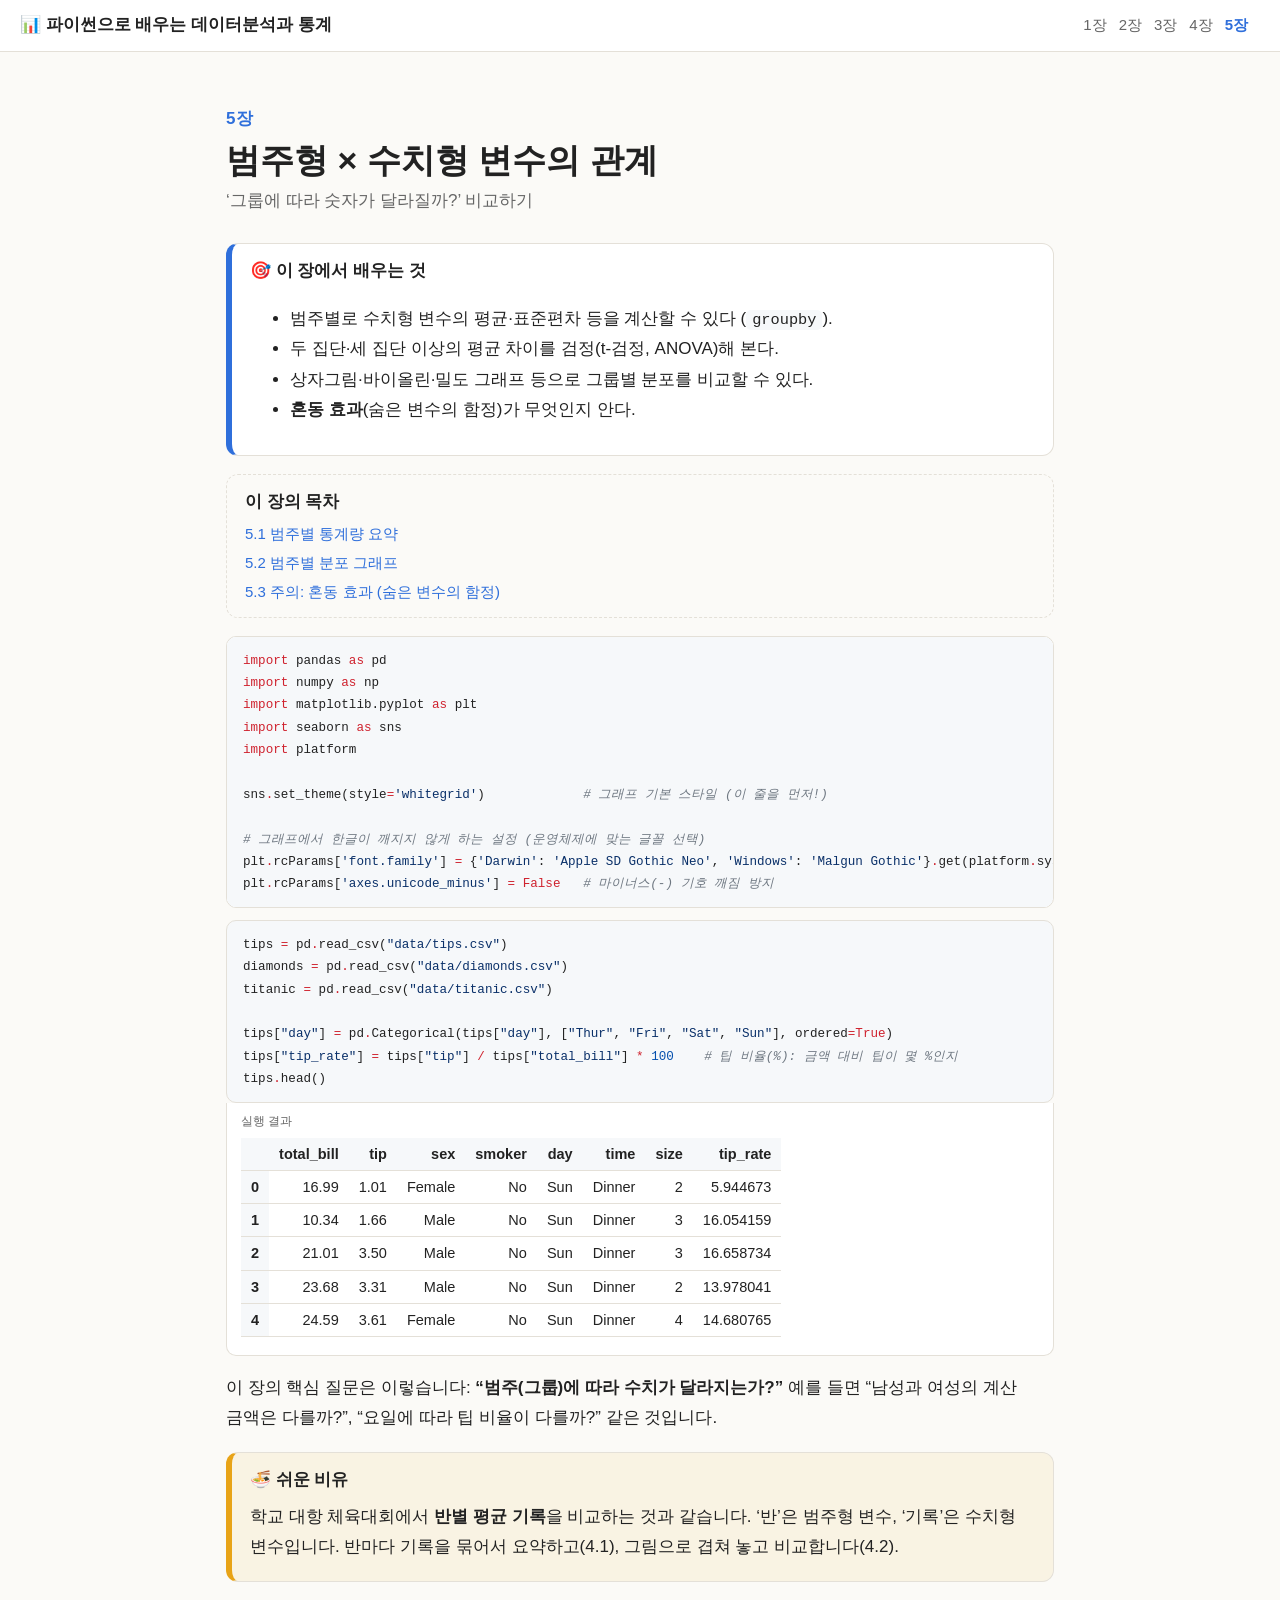
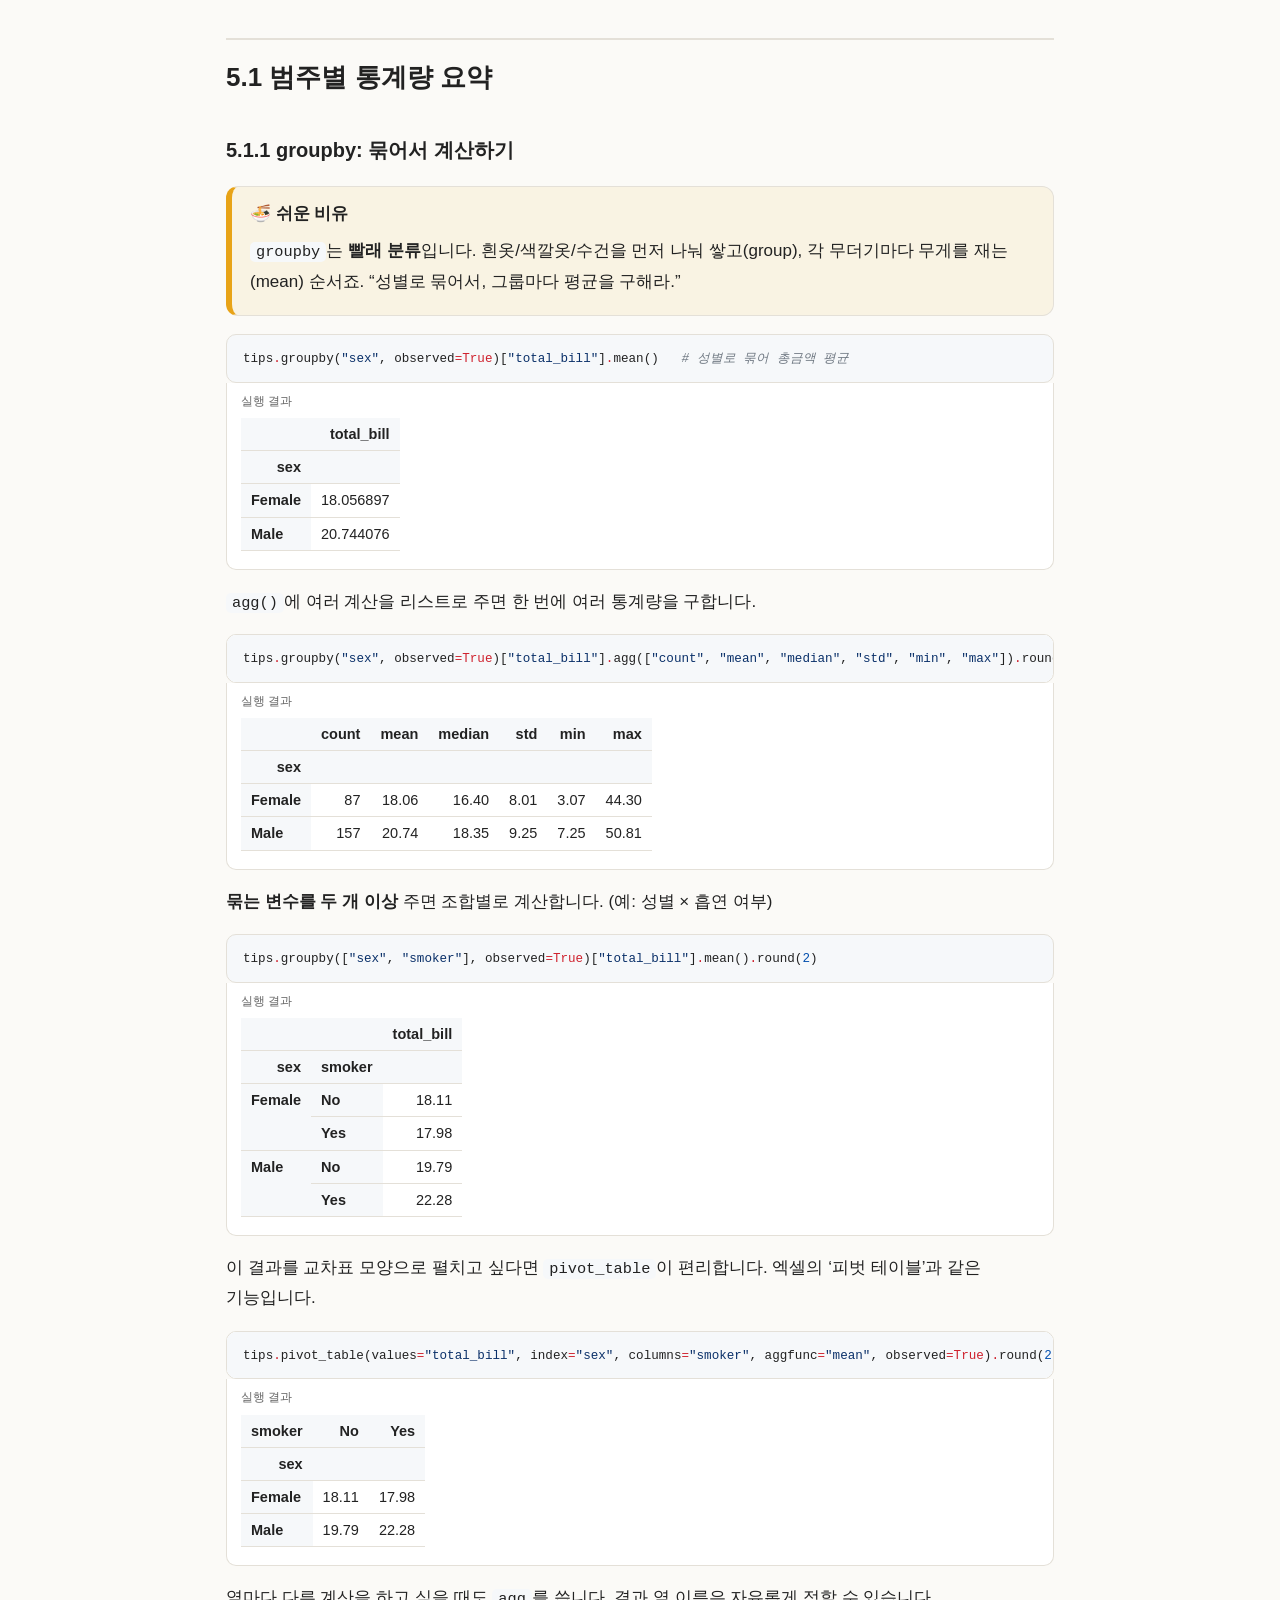
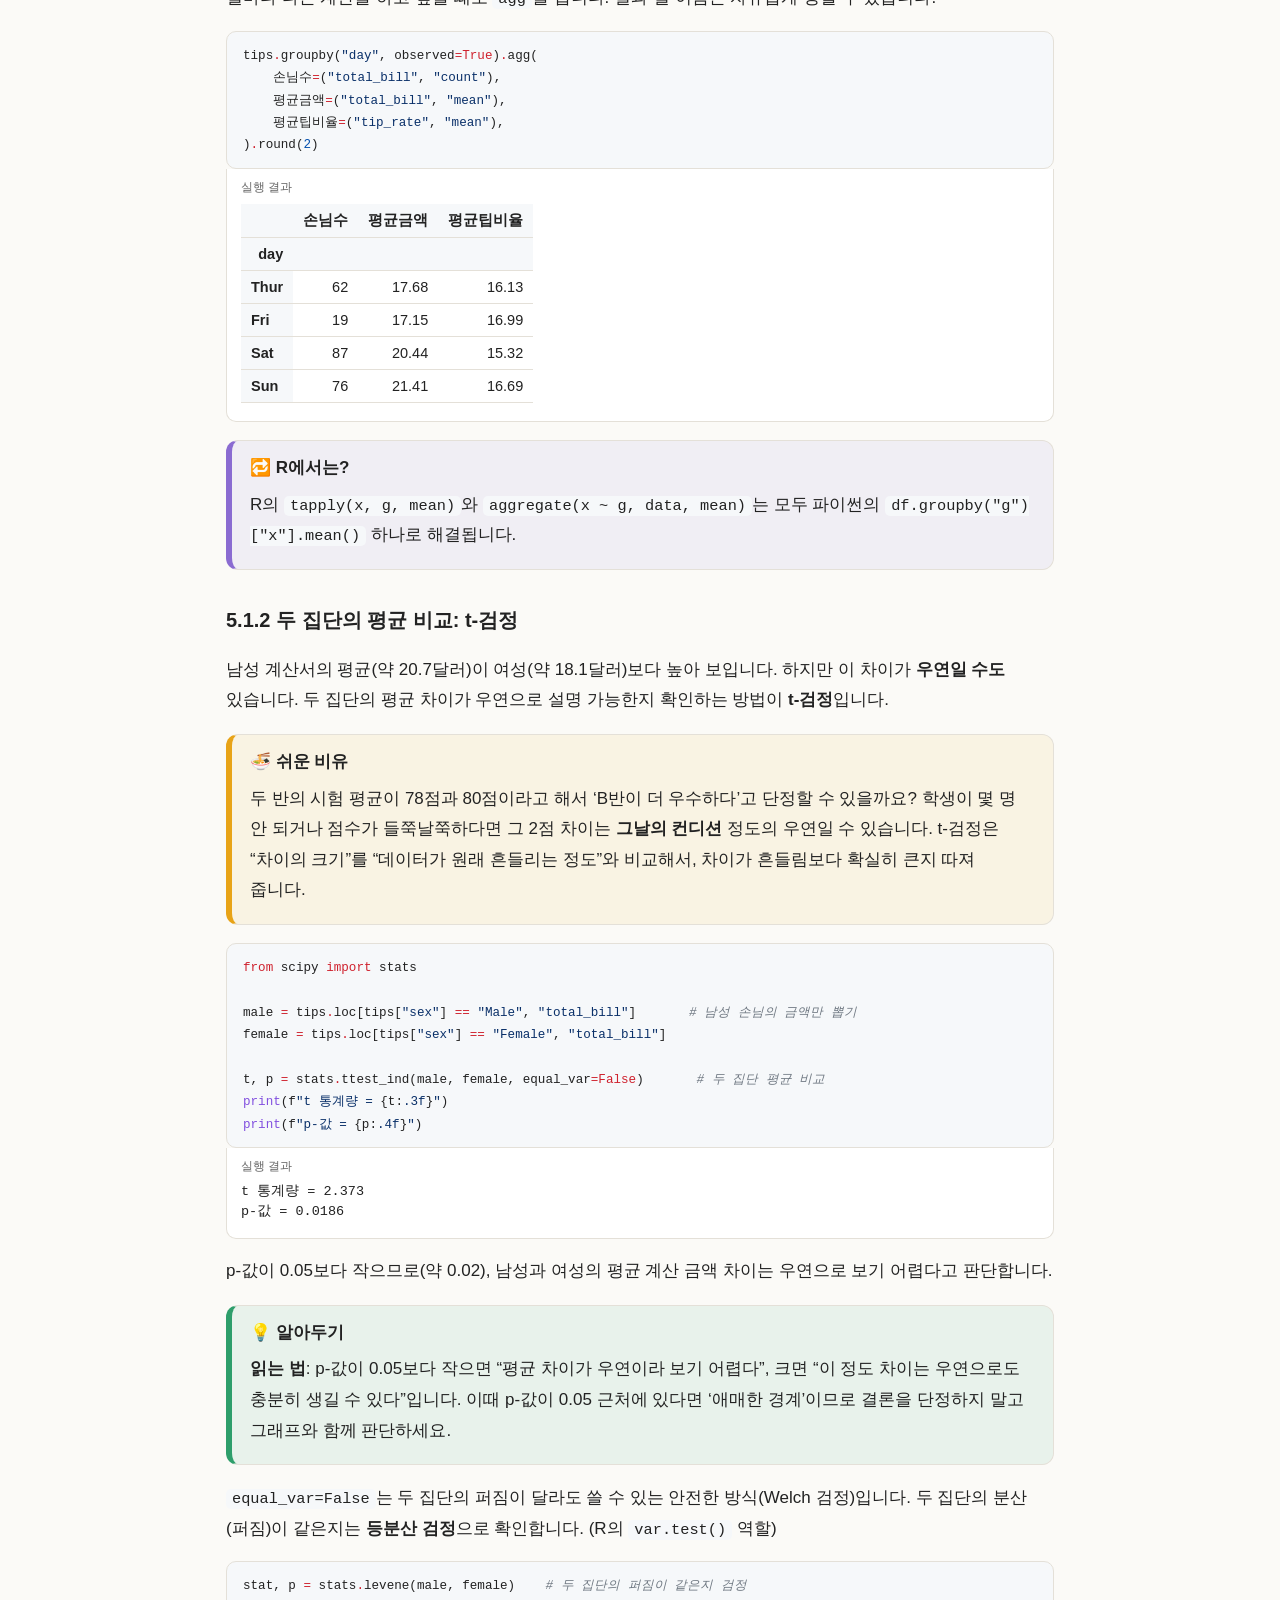
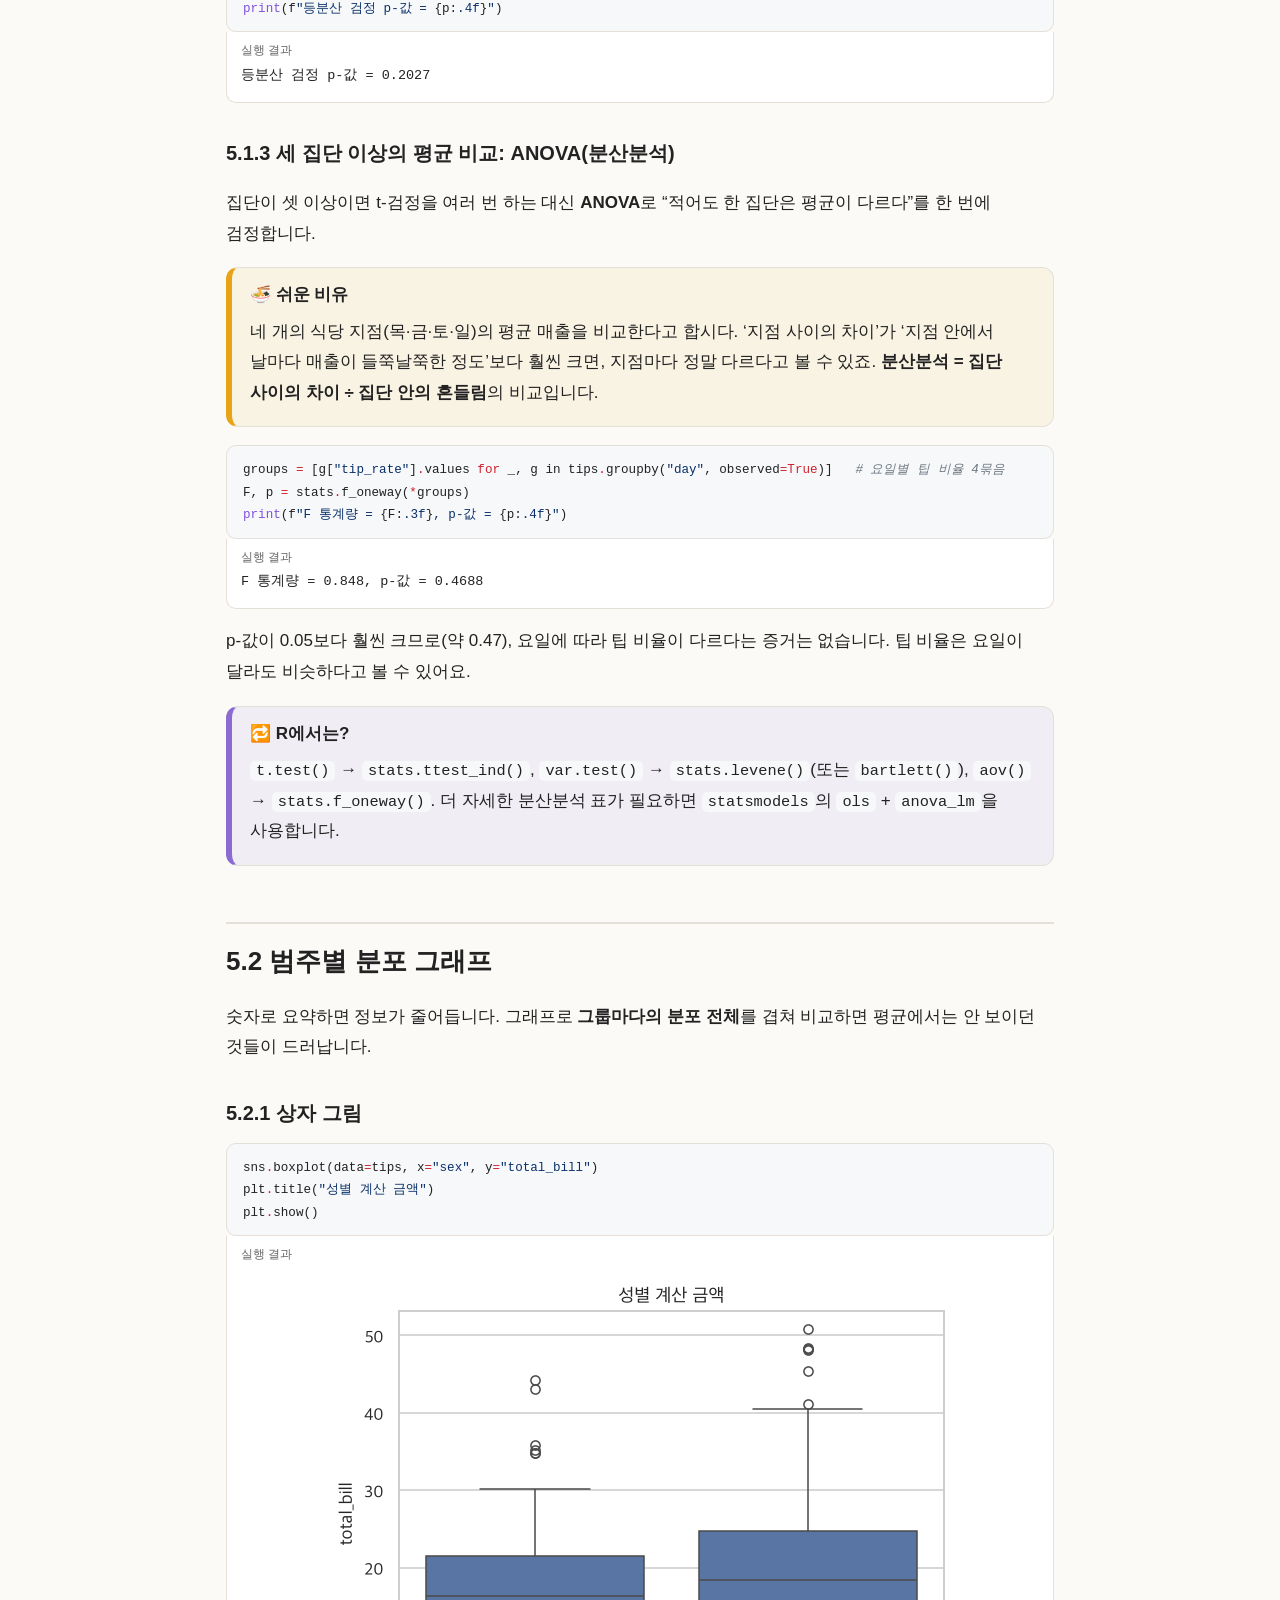
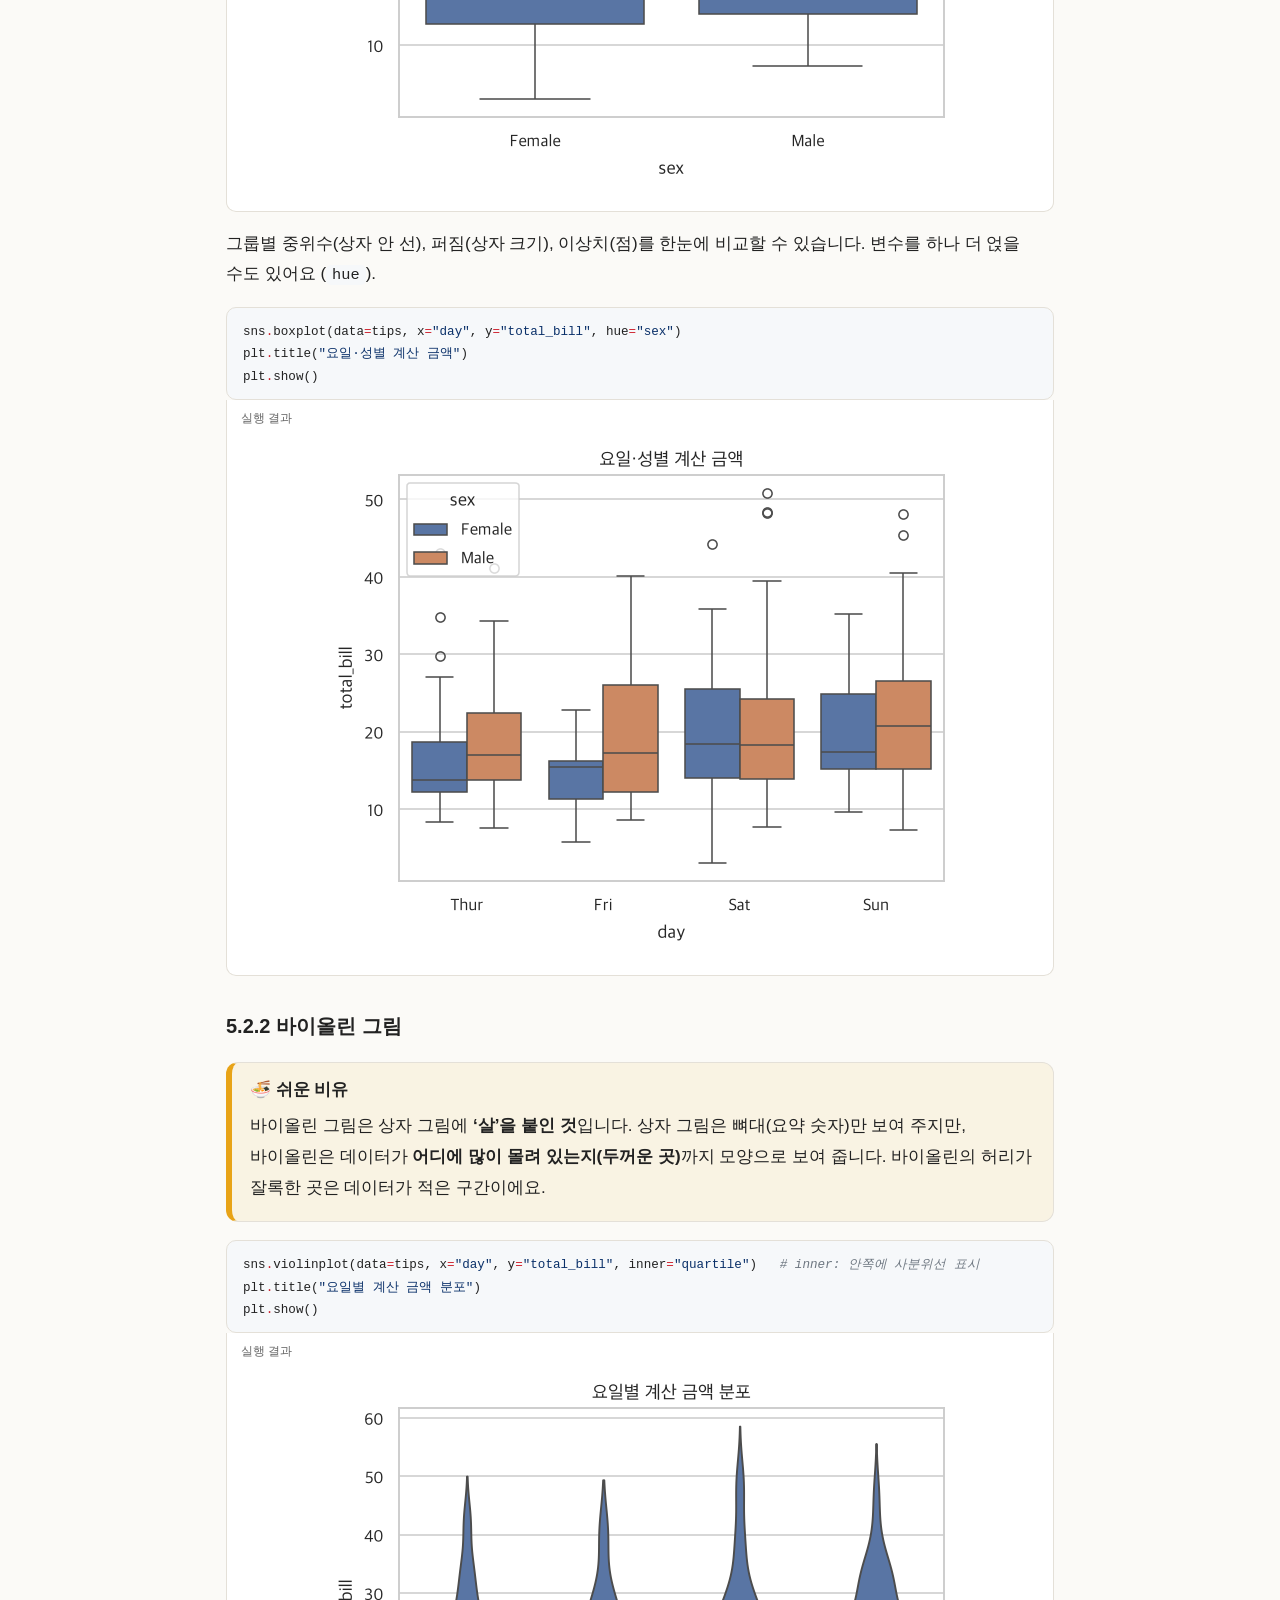
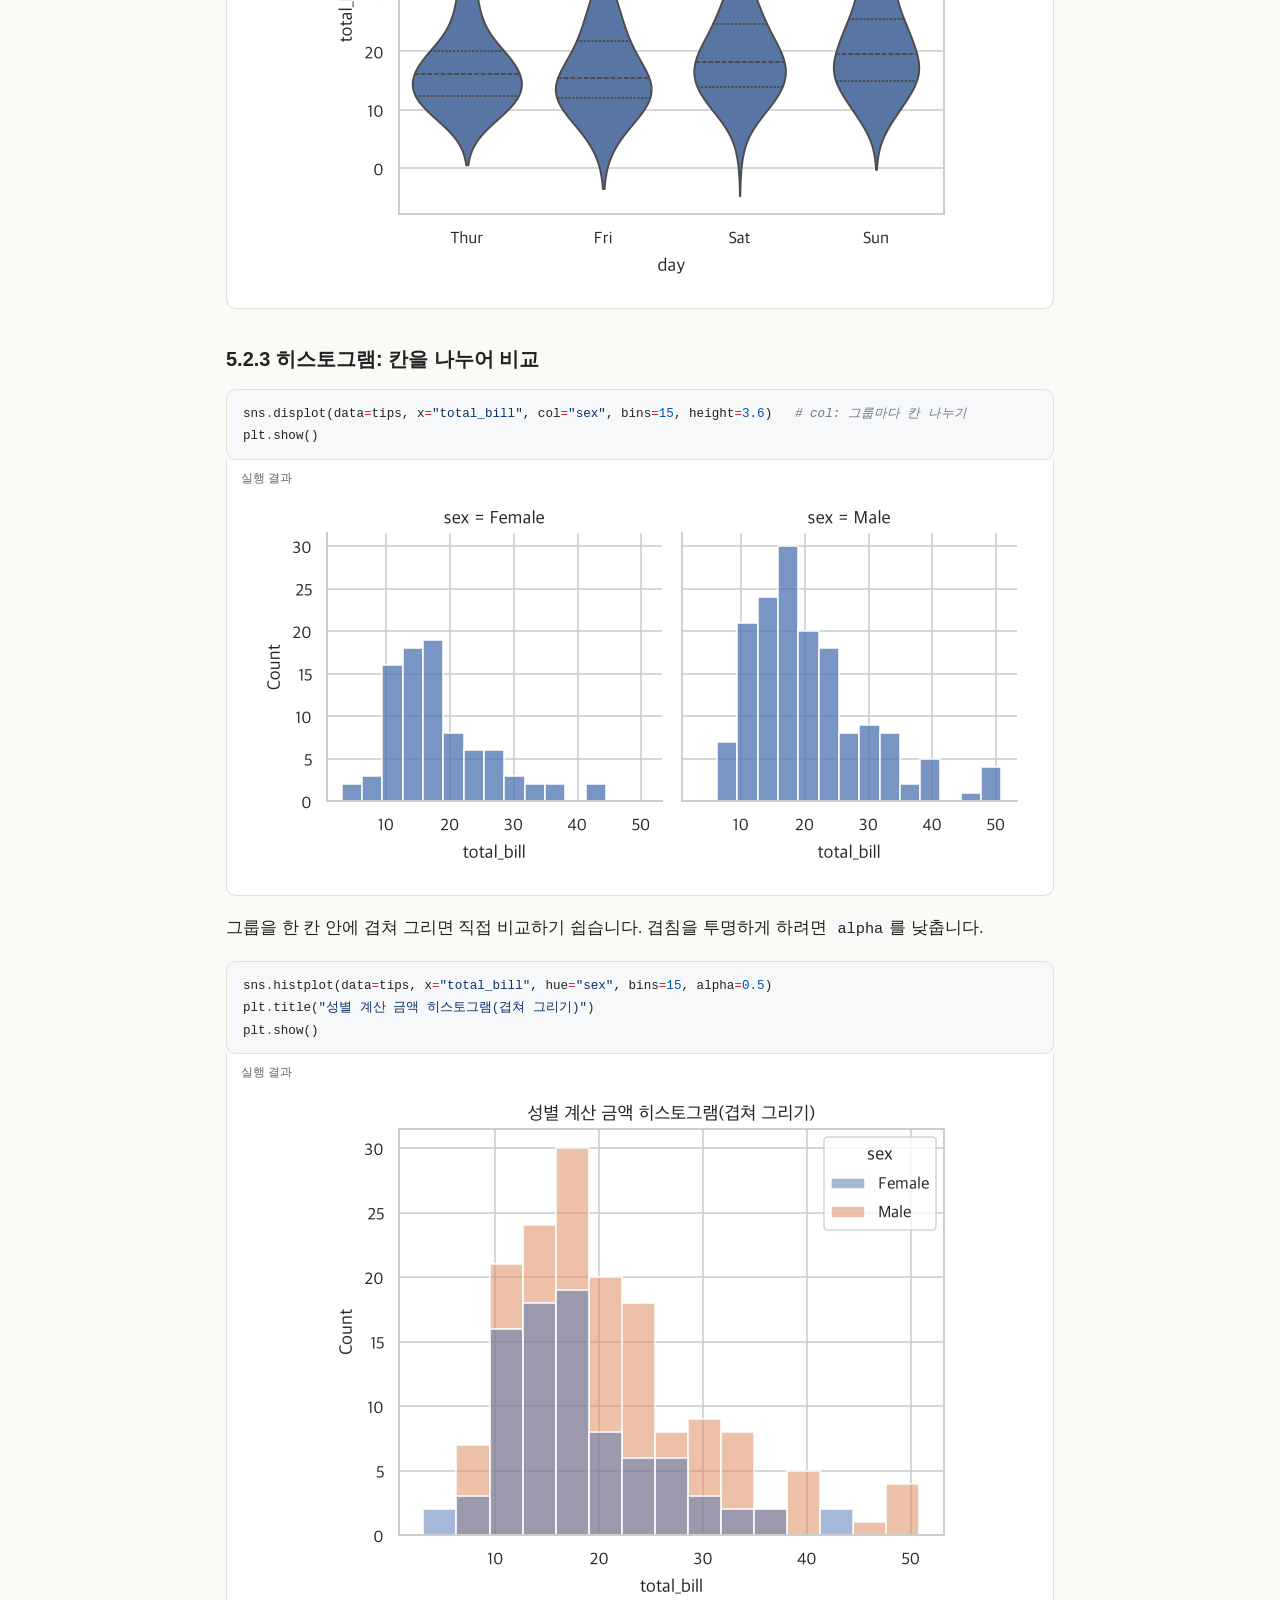
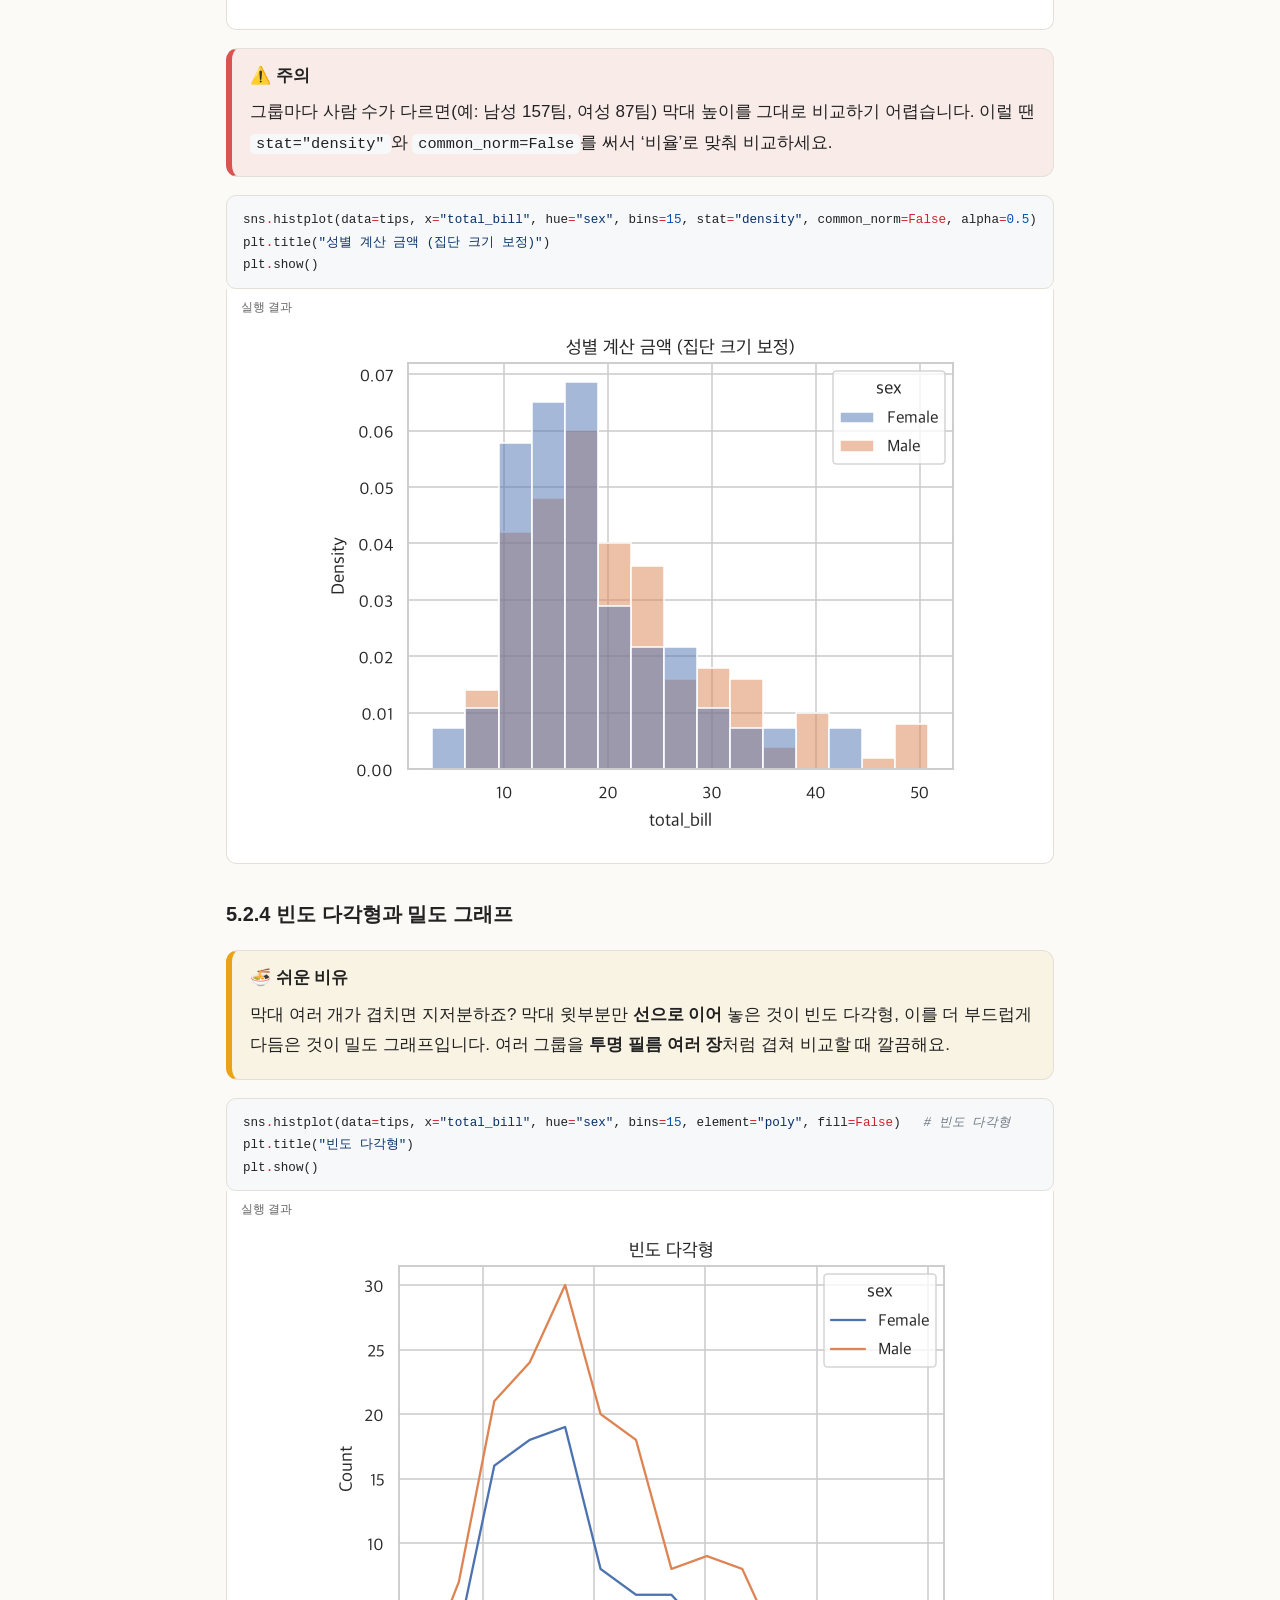
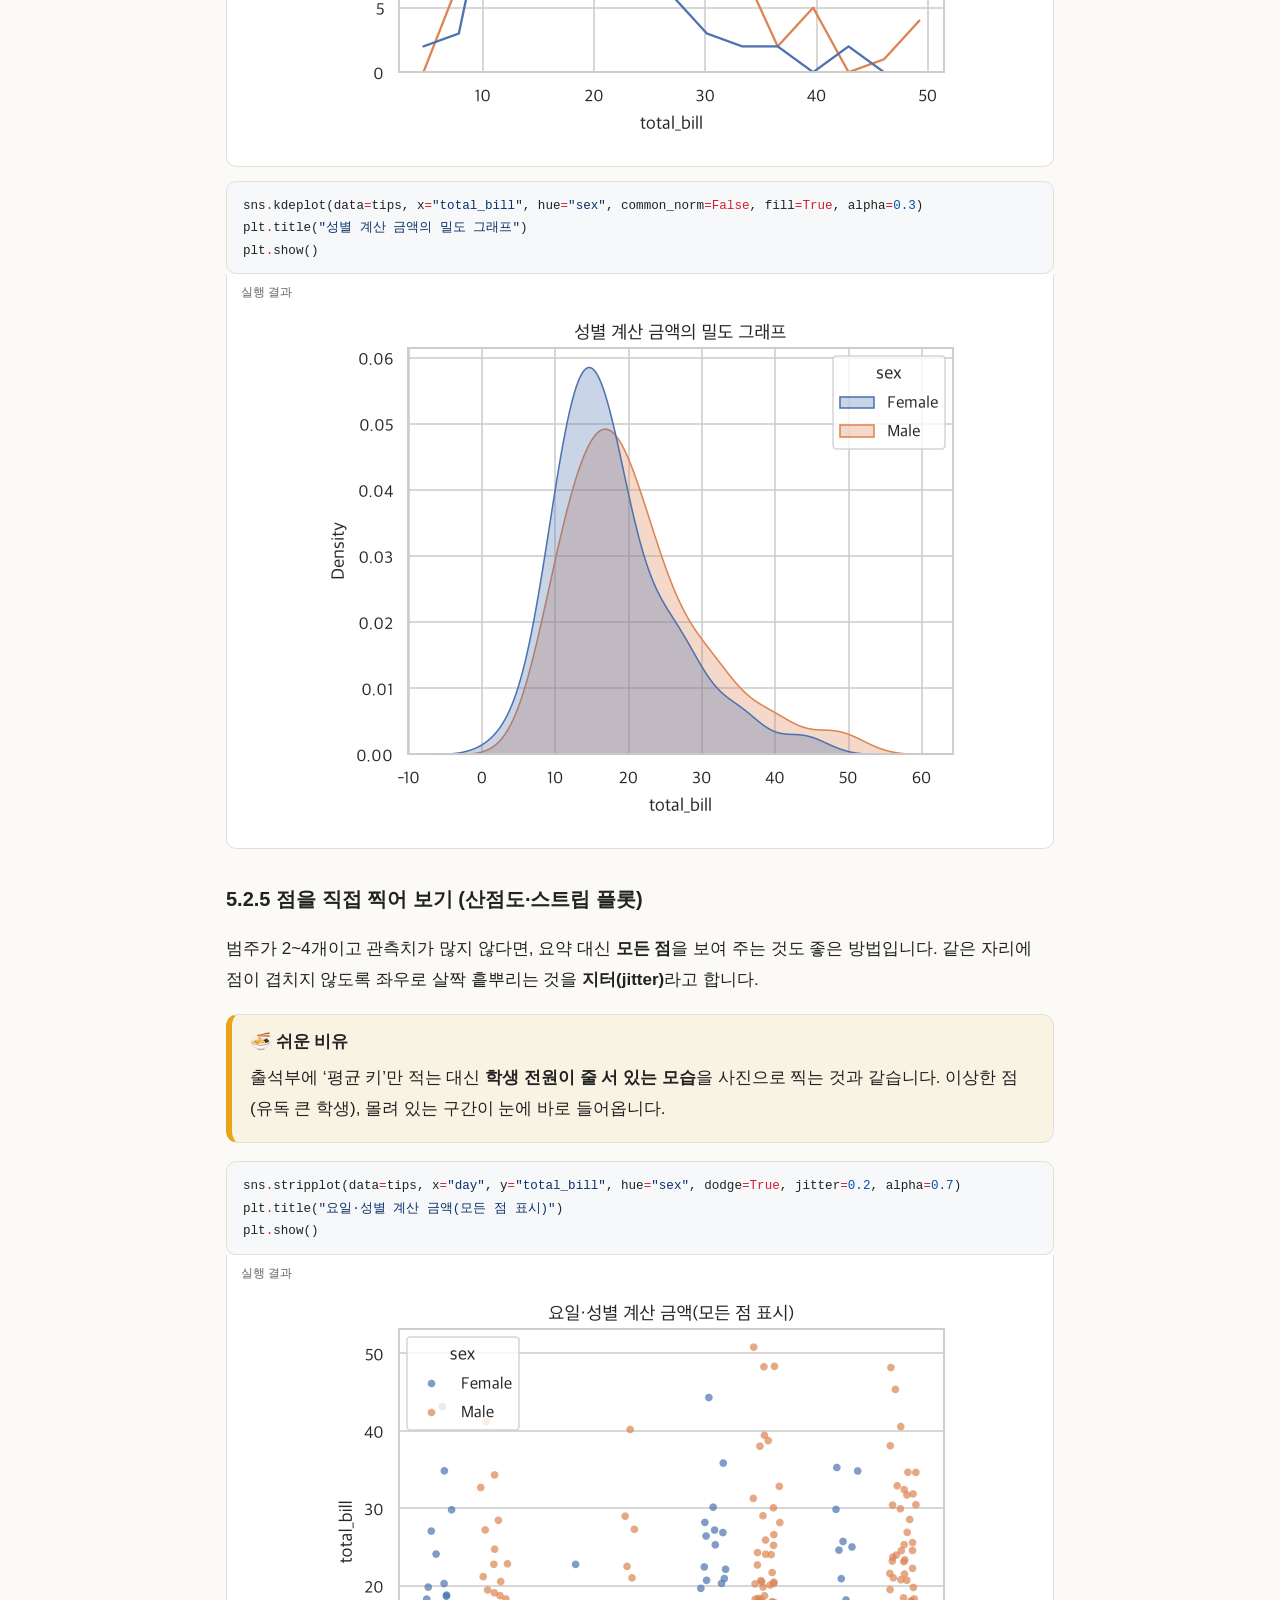
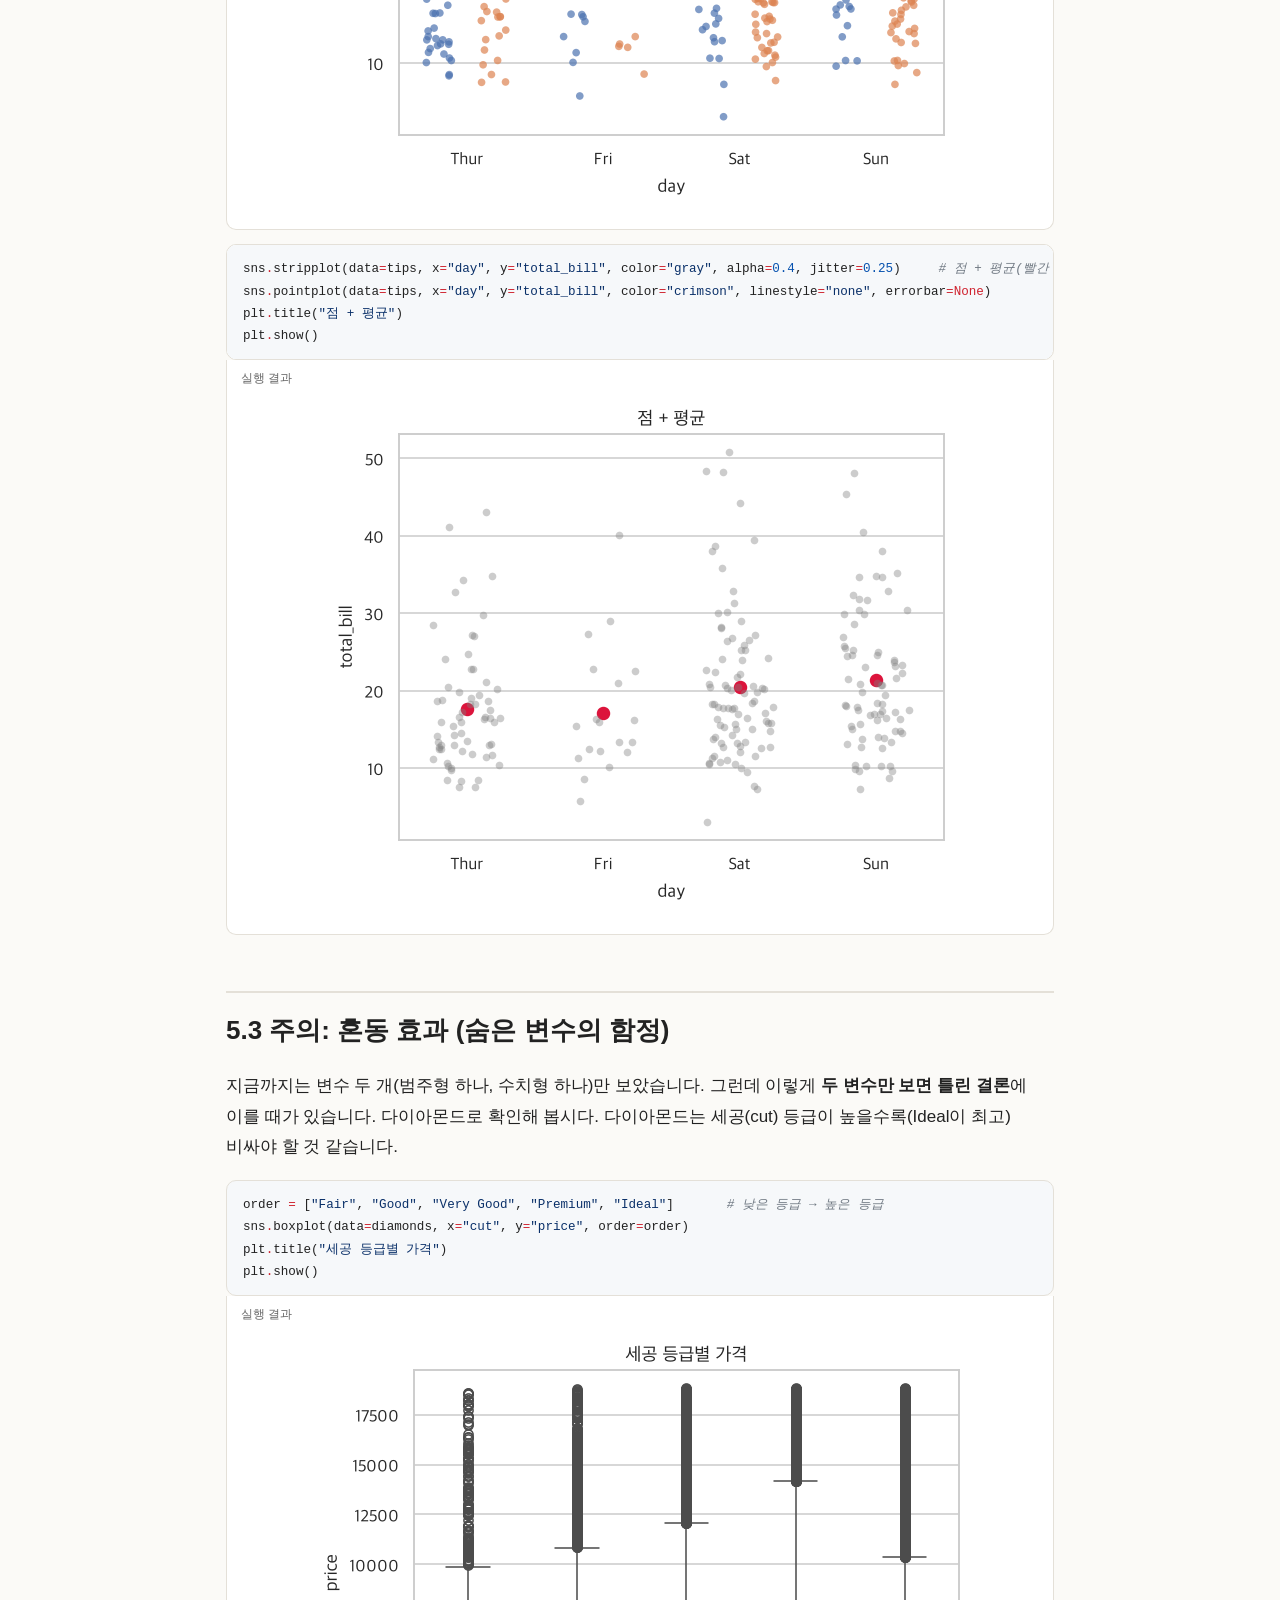
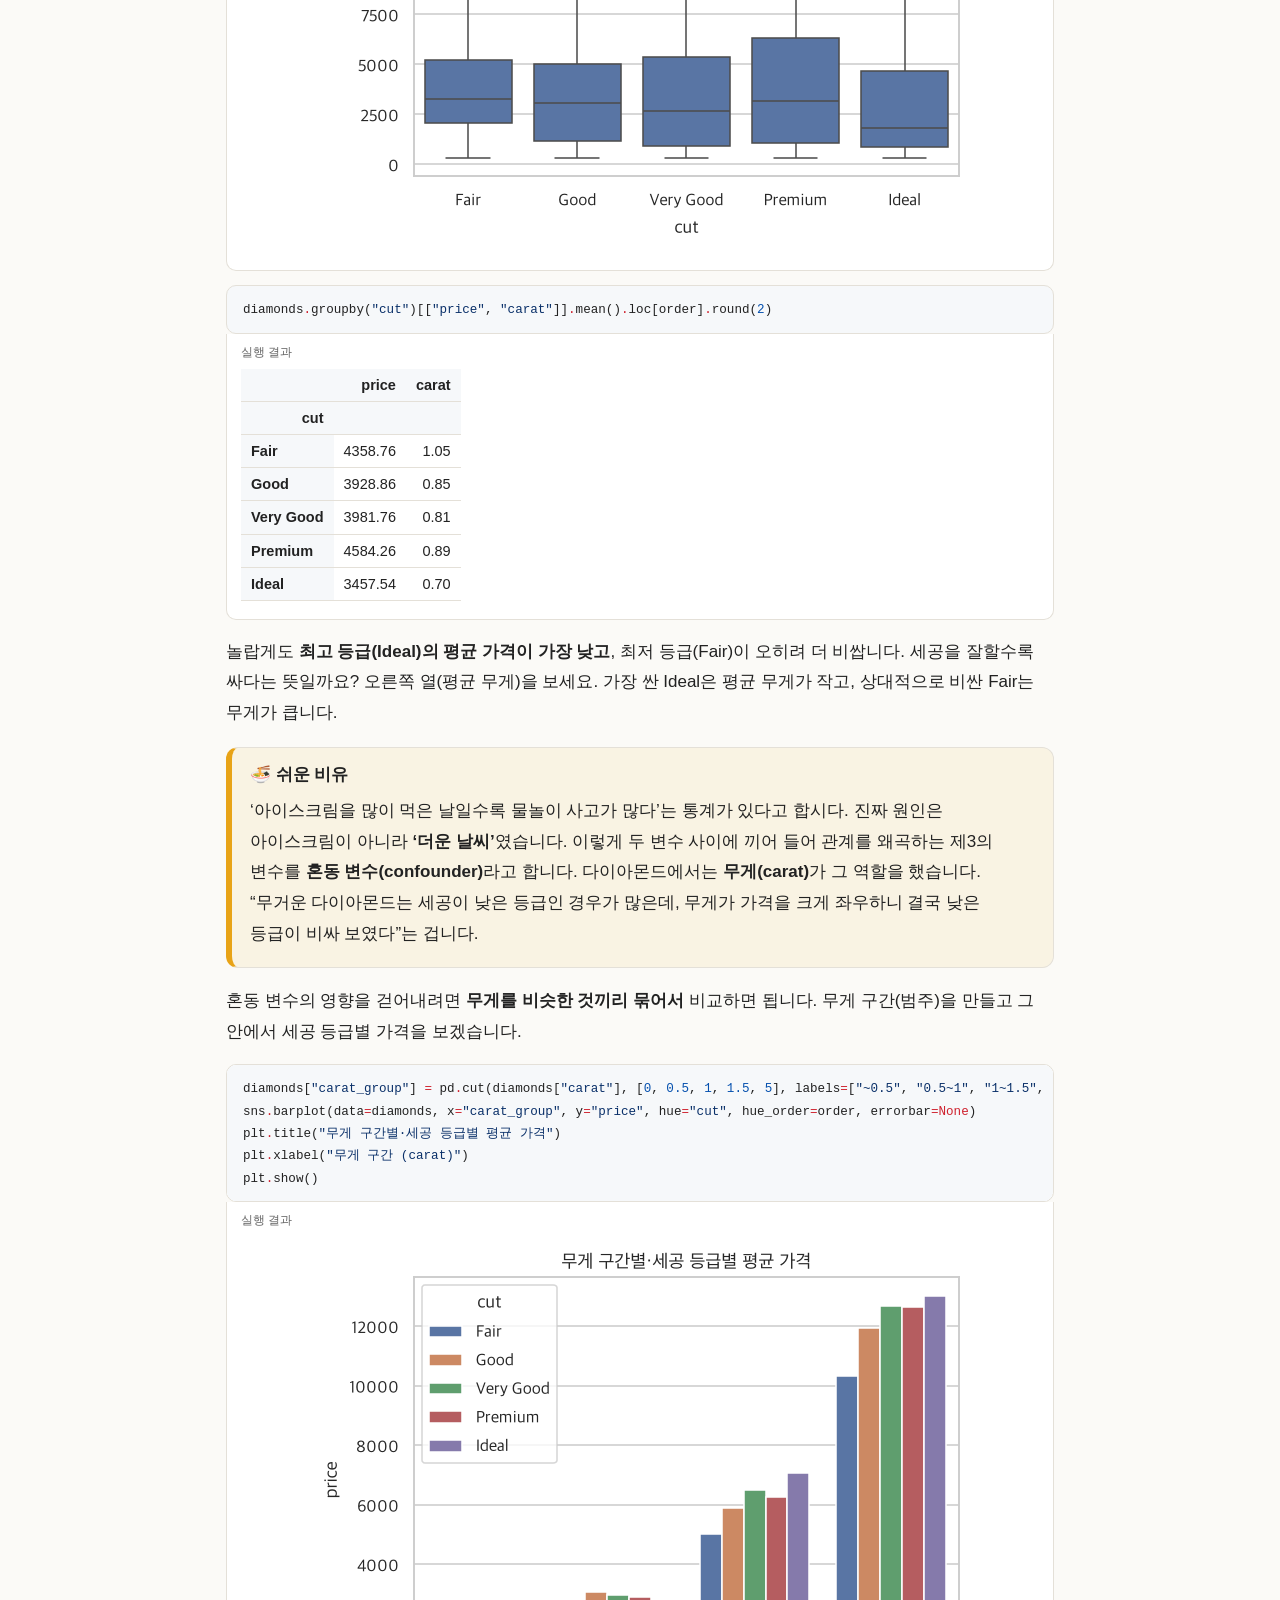
<file: 강의자료/ch05.html>
<!doctype html>
<html lang="ko"><head><meta charset="utf-8"><meta name="viewport" content="width=device-width,initial-scale=1">
<title>5장 범주형 × 수치형 변수의 관계 - 파이썬으로 배우는 데이터분석과 통계</title>
<link rel="stylesheet" href="style.css"></head>
<body>
<header class="top"><a href="index.html">📊 파이썬으로 배우는 데이터분석과 통계</a>
<nav><a href="ch01.html">1장</a><a href="ch02.html">2장</a><a href="ch03.html">3장</a><a href="ch04.html">4장</a><a href="ch05.html" class=cur>5장</a></nav></header>
<main>
<div class="chead"><div class="cnum">5장</div><h1>범주형 × 수치형 변수의 관계</h1><p class="sub">‘그룹에 따라 숫자가 달라질까?’ 비교하기</p></div>
<div class="box goal"><div class="box-title">🎯 이 장에서 배우는 것</div><ul><li>범주별로 수치형 변수의 평균·표준편차 등을 계산할 수 있다 (<code>groupby</code>).</li><li>두 집단·세 집단 이상의 평균 차이를 검정(t-검정, ANOVA)해 본다.</li><li>상자그림·바이올린·밀도 그래프 등으로 그룹별 분포를 비교할 수 있다.</li><li><b>혼동 효과</b>(숨은 변수의 함정)가 무엇인지 안다.</li></ul></div>
<div class="toc"><b>이 장의 목차</b><a href="#s1">5.1 범주별 통계량 요약</a><a href="#s2">5.2 범주별 분포 그래프</a><a href="#s3">5.3 주의: 혼동 효과 (숨은 변수의 함정)</a></div>
<div class="code"><pre><code><span class="kn">import</span><span class="w"> </span><span class="nn">pandas</span><span class="w"> </span><span class="k">as</span><span class="w"> </span><span class="nn">pd</span>
<span class="kn">import</span><span class="w"> </span><span class="nn">numpy</span><span class="w"> </span><span class="k">as</span><span class="w"> </span><span class="nn">np</span>
<span class="kn">import</span><span class="w"> </span><span class="nn">matplotlib.pyplot</span><span class="w"> </span><span class="k">as</span><span class="w"> </span><span class="nn">plt</span>
<span class="kn">import</span><span class="w"> </span><span class="nn">seaborn</span><span class="w"> </span><span class="k">as</span><span class="w"> </span><span class="nn">sns</span>
<span class="kn">import</span><span class="w"> </span><span class="nn">platform</span>

<span class="n">sns</span><span class="o">.</span><span class="n">set_theme</span><span class="p">(</span><span class="n">style</span><span class="o">=</span><span class="s1">'whitegrid'</span><span class="p">)</span>             <span class="c1"># 그래프 기본 스타일 (이 줄을 먼저!)</span>

<span class="c1"># 그래프에서 한글이 깨지지 않게 하는 설정 (운영체제에 맞는 글꼴 선택)</span>
<span class="n">plt</span><span class="o">.</span><span class="n">rcParams</span><span class="p">[</span><span class="s1">'font.family'</span><span class="p">]</span> <span class="o">=</span> <span class="p">{</span><span class="s1">'Darwin'</span><span class="p">:</span> <span class="s1">'Apple SD Gothic Neo'</span><span class="p">,</span> <span class="s1">'Windows'</span><span class="p">:</span> <span class="s1">'Malgun Gothic'</span><span class="p">}</span><span class="o">.</span><span class="n">get</span><span class="p">(</span><span class="n">platform</span><span class="o">.</span><span class="n">system</span><span class="p">(),</span> <span class="s1">'NanumGothic'</span><span class="p">)</span>
<span class="n">plt</span><span class="o">.</span><span class="n">rcParams</span><span class="p">[</span><span class="s1">'axes.unicode_minus'</span><span class="p">]</span> <span class="o">=</span> <span class="kc">False</span>   <span class="c1"># 마이너스(-) 기호 깨짐 방지</span>
</code></pre></div><div class="code"><pre><code><span class="n">tips</span> <span class="o">=</span> <span class="n">pd</span><span class="o">.</span><span class="n">read_csv</span><span class="p">(</span><span class="s2">"data/tips.csv"</span><span class="p">)</span>
<span class="n">diamonds</span> <span class="o">=</span> <span class="n">pd</span><span class="o">.</span><span class="n">read_csv</span><span class="p">(</span><span class="s2">"data/diamonds.csv"</span><span class="p">)</span>
<span class="n">titanic</span> <span class="o">=</span> <span class="n">pd</span><span class="o">.</span><span class="n">read_csv</span><span class="p">(</span><span class="s2">"data/titanic.csv"</span><span class="p">)</span>

<span class="n">tips</span><span class="p">[</span><span class="s2">"day"</span><span class="p">]</span> <span class="o">=</span> <span class="n">pd</span><span class="o">.</span><span class="n">Categorical</span><span class="p">(</span><span class="n">tips</span><span class="p">[</span><span class="s2">"day"</span><span class="p">],</span> <span class="p">[</span><span class="s2">"Thur"</span><span class="p">,</span> <span class="s2">"Fri"</span><span class="p">,</span> <span class="s2">"Sat"</span><span class="p">,</span> <span class="s2">"Sun"</span><span class="p">],</span> <span class="n">ordered</span><span class="o">=</span><span class="kc">True</span><span class="p">)</span>
<span class="n">tips</span><span class="p">[</span><span class="s2">"tip_rate"</span><span class="p">]</span> <span class="o">=</span> <span class="n">tips</span><span class="p">[</span><span class="s2">"tip"</span><span class="p">]</span> <span class="o">/</span> <span class="n">tips</span><span class="p">[</span><span class="s2">"total_bill"</span><span class="p">]</span> <span class="o">*</span> <span class="mi">100</span>    <span class="c1"># 팁 비율(%): 금액 대비 팁이 몇 %인지</span>
<span class="n">tips</span><span class="o">.</span><span class="n">head</span><span class="p">()</span>
</code></pre></div><div class="result"><div class="rlabel">실행 결과</div><div class="tblwrap"><table class="dataframe df">
  <thead>
    <tr style="text-align: right;">
      <th></th>
      <th>total_bill</th>
      <th>tip</th>
      <th>sex</th>
      <th>smoker</th>
      <th>day</th>
      <th>time</th>
      <th>size</th>
      <th>tip_rate</th>
    </tr>
  </thead>
  <tbody>
    <tr>
      <th>0</th>
      <td>16.99</td>
      <td>1.01</td>
      <td>Female</td>
      <td>No</td>
      <td>Sun</td>
      <td>Dinner</td>
      <td>2</td>
      <td>5.944673</td>
    </tr>
    <tr>
      <th>1</th>
      <td>10.34</td>
      <td>1.66</td>
      <td>Male</td>
      <td>No</td>
      <td>Sun</td>
      <td>Dinner</td>
      <td>3</td>
      <td>16.054159</td>
    </tr>
    <tr>
      <th>2</th>
      <td>21.01</td>
      <td>3.50</td>
      <td>Male</td>
      <td>No</td>
      <td>Sun</td>
      <td>Dinner</td>
      <td>3</td>
      <td>16.658734</td>
    </tr>
    <tr>
      <th>3</th>
      <td>23.68</td>
      <td>3.31</td>
      <td>Male</td>
      <td>No</td>
      <td>Sun</td>
      <td>Dinner</td>
      <td>2</td>
      <td>13.978041</td>
    </tr>
    <tr>
      <th>4</th>
      <td>24.59</td>
      <td>3.61</td>
      <td>Female</td>
      <td>No</td>
      <td>Sun</td>
      <td>Dinner</td>
      <td>4</td>
      <td>14.680765</td>
    </tr>
  </tbody>
</table></div></div><p>이 장의 핵심 질문은 이렇습니다: <b>“범주(그룹)에 따라 수치가 달라지는가?”</b> 예를 들면 “남성과 여성의 계산 금액은 다를까?”, “요일에 따라 팁 비율이 다를까?” 같은 것입니다.</p><div class="box analogy"><div class="box-title">🍜 쉬운 비유</div><p>학교 대항 체육대회에서 <b>반별 평균 기록</b>을 비교하는 것과 같습니다. ‘반’은 범주형 변수, ‘기록’은 수치형 변수입니다. 반마다 기록을 묶어서 요약하고(4.1), 그림으로 겹쳐 놓고 비교합니다(4.2).</p></div><h2 id="s1">5.1 범주별 통계량 요약</h2><h3>5.1.1 groupby: 묶어서 계산하기</h3><div class="box analogy"><div class="box-title">🍜 쉬운 비유</div><p><code>groupby</code>는 <b>빨래 분류</b>입니다. 흰옷/색깔옷/수건을 먼저 나눠 쌓고(group), 각 무더기마다 무게를 재는(mean) 순서죠. “성별로 묶어서, 그룹마다 평균을 구해라.”</p></div><div class="code"><pre><code><span class="n">tips</span><span class="o">.</span><span class="n">groupby</span><span class="p">(</span><span class="s2">"sex"</span><span class="p">,</span> <span class="n">observed</span><span class="o">=</span><span class="kc">True</span><span class="p">)[</span><span class="s2">"total_bill"</span><span class="p">]</span><span class="o">.</span><span class="n">mean</span><span class="p">()</span>   <span class="c1"># 성별로 묶어 총금액 평균</span>
</code></pre></div><div class="result"><div class="rlabel">실행 결과</div><div class="tblwrap"><table class="dataframe df">
  <thead>
    <tr style="text-align: right;">
      <th></th>
      <th>total_bill</th>
    </tr>
    <tr>
      <th>sex</th>
      <th></th>
    </tr>
  </thead>
  <tbody>
    <tr>
      <th>Female</th>
      <td>18.056897</td>
    </tr>
    <tr>
      <th>Male</th>
      <td>20.744076</td>
    </tr>
  </tbody>
</table></div></div><p><code>agg()</code>에 여러 계산을 리스트로 주면 한 번에 여러 통계량을 구합니다.</p><div class="code"><pre><code><span class="n">tips</span><span class="o">.</span><span class="n">groupby</span><span class="p">(</span><span class="s2">"sex"</span><span class="p">,</span> <span class="n">observed</span><span class="o">=</span><span class="kc">True</span><span class="p">)[</span><span class="s2">"total_bill"</span><span class="p">]</span><span class="o">.</span><span class="n">agg</span><span class="p">([</span><span class="s2">"count"</span><span class="p">,</span> <span class="s2">"mean"</span><span class="p">,</span> <span class="s2">"median"</span><span class="p">,</span> <span class="s2">"std"</span><span class="p">,</span> <span class="s2">"min"</span><span class="p">,</span> <span class="s2">"max"</span><span class="p">])</span><span class="o">.</span><span class="n">round</span><span class="p">(</span><span class="mi">2</span><span class="p">)</span>
</code></pre></div><div class="result"><div class="rlabel">실행 결과</div><div class="tblwrap"><table class="dataframe df">
  <thead>
    <tr style="text-align: right;">
      <th></th>
      <th>count</th>
      <th>mean</th>
      <th>median</th>
      <th>std</th>
      <th>min</th>
      <th>max</th>
    </tr>
    <tr>
      <th>sex</th>
      <th></th>
      <th></th>
      <th></th>
      <th></th>
      <th></th>
      <th></th>
    </tr>
  </thead>
  <tbody>
    <tr>
      <th>Female</th>
      <td>87</td>
      <td>18.06</td>
      <td>16.40</td>
      <td>8.01</td>
      <td>3.07</td>
      <td>44.30</td>
    </tr>
    <tr>
      <th>Male</th>
      <td>157</td>
      <td>20.74</td>
      <td>18.35</td>
      <td>9.25</td>
      <td>7.25</td>
      <td>50.81</td>
    </tr>
  </tbody>
</table></div></div><p><b>묶는 변수를 두 개 이상</b> 주면 조합별로 계산합니다. (예: 성별 × 흡연 여부)</p><div class="code"><pre><code><span class="n">tips</span><span class="o">.</span><span class="n">groupby</span><span class="p">([</span><span class="s2">"sex"</span><span class="p">,</span> <span class="s2">"smoker"</span><span class="p">],</span> <span class="n">observed</span><span class="o">=</span><span class="kc">True</span><span class="p">)[</span><span class="s2">"total_bill"</span><span class="p">]</span><span class="o">.</span><span class="n">mean</span><span class="p">()</span><span class="o">.</span><span class="n">round</span><span class="p">(</span><span class="mi">2</span><span class="p">)</span>
</code></pre></div><div class="result"><div class="rlabel">실행 결과</div><div class="tblwrap"><table class="dataframe df">
  <thead>
    <tr style="text-align: right;">
      <th></th>
      <th></th>
      <th>total_bill</th>
    </tr>
    <tr>
      <th>sex</th>
      <th>smoker</th>
      <th></th>
    </tr>
  </thead>
  <tbody>
    <tr>
      <th rowspan="2" valign="top">Female</th>
      <th>No</th>
      <td>18.11</td>
    </tr>
    <tr>
      <th>Yes</th>
      <td>17.98</td>
    </tr>
    <tr>
      <th rowspan="2" valign="top">Male</th>
      <th>No</th>
      <td>19.79</td>
    </tr>
    <tr>
      <th>Yes</th>
      <td>22.28</td>
    </tr>
  </tbody>
</table></div></div><p>이 결과를 교차표 모양으로 펼치고 싶다면 <code>pivot_table</code>이 편리합니다. 엑셀의 ‘피벗 테이블’과 같은 기능입니다.</p><div class="code"><pre><code><span class="n">tips</span><span class="o">.</span><span class="n">pivot_table</span><span class="p">(</span><span class="n">values</span><span class="o">=</span><span class="s2">"total_bill"</span><span class="p">,</span> <span class="n">index</span><span class="o">=</span><span class="s2">"sex"</span><span class="p">,</span> <span class="n">columns</span><span class="o">=</span><span class="s2">"smoker"</span><span class="p">,</span> <span class="n">aggfunc</span><span class="o">=</span><span class="s2">"mean"</span><span class="p">,</span> <span class="n">observed</span><span class="o">=</span><span class="kc">True</span><span class="p">)</span><span class="o">.</span><span class="n">round</span><span class="p">(</span><span class="mi">2</span><span class="p">)</span>
</code></pre></div><div class="result"><div class="rlabel">실행 결과</div><div class="tblwrap"><table class="dataframe df">
  <thead>
    <tr style="text-align: right;">
      <th>smoker</th>
      <th>No</th>
      <th>Yes</th>
    </tr>
    <tr>
      <th>sex</th>
      <th></th>
      <th></th>
    </tr>
  </thead>
  <tbody>
    <tr>
      <th>Female</th>
      <td>18.11</td>
      <td>17.98</td>
    </tr>
    <tr>
      <th>Male</th>
      <td>19.79</td>
      <td>22.28</td>
    </tr>
  </tbody>
</table></div></div><p>열마다 다른 계산을 하고 싶을 때도 <code>agg</code>를 씁니다. 결과 열 이름은 자유롭게 정할 수 있습니다.</p><div class="code"><pre><code><span class="n">tips</span><span class="o">.</span><span class="n">groupby</span><span class="p">(</span><span class="s2">"day"</span><span class="p">,</span> <span class="n">observed</span><span class="o">=</span><span class="kc">True</span><span class="p">)</span><span class="o">.</span><span class="n">agg</span><span class="p">(</span>
    <span class="n">손님수</span><span class="o">=</span><span class="p">(</span><span class="s2">"total_bill"</span><span class="p">,</span> <span class="s2">"count"</span><span class="p">),</span>
    <span class="n">평균금액</span><span class="o">=</span><span class="p">(</span><span class="s2">"total_bill"</span><span class="p">,</span> <span class="s2">"mean"</span><span class="p">),</span>
    <span class="n">평균팁비율</span><span class="o">=</span><span class="p">(</span><span class="s2">"tip_rate"</span><span class="p">,</span> <span class="s2">"mean"</span><span class="p">),</span>
<span class="p">)</span><span class="o">.</span><span class="n">round</span><span class="p">(</span><span class="mi">2</span><span class="p">)</span>
</code></pre></div><div class="result"><div class="rlabel">실행 결과</div><div class="tblwrap"><table class="dataframe df">
  <thead>
    <tr style="text-align: right;">
      <th></th>
      <th>손님수</th>
      <th>평균금액</th>
      <th>평균팁비율</th>
    </tr>
    <tr>
      <th>day</th>
      <th></th>
      <th></th>
      <th></th>
    </tr>
  </thead>
  <tbody>
    <tr>
      <th>Thur</th>
      <td>62</td>
      <td>17.68</td>
      <td>16.13</td>
    </tr>
    <tr>
      <th>Fri</th>
      <td>19</td>
      <td>17.15</td>
      <td>16.99</td>
    </tr>
    <tr>
      <th>Sat</th>
      <td>87</td>
      <td>20.44</td>
      <td>15.32</td>
    </tr>
    <tr>
      <th>Sun</th>
      <td>76</td>
      <td>21.41</td>
      <td>16.69</td>
    </tr>
  </tbody>
</table></div></div><div class="box rcmp"><div class="box-title">🔁 R에서는?</div><p>R의 <code>tapply(x, g, mean)</code>와 <code>aggregate(x ~ g, data, mean)</code>는 모두 파이썬의 <code>df.groupby("g")["x"].mean()</code> 하나로 해결됩니다.</p></div><h3>5.1.2 두 집단의 평균 비교: t-검정</h3><p>남성 계산서의 평균(약 20.7달러)이 여성(약 18.1달러)보다 높아 보입니다. 하지만 이 차이가 <b>우연일 수도</b> 있습니다. 두 집단의 평균 차이가 우연으로 설명 가능한지 확인하는 방법이 <b>t-검정</b>입니다.</p><div class="box analogy"><div class="box-title">🍜 쉬운 비유</div><p>두 반의 시험 평균이 78점과 80점이라고 해서 ‘B반이 더 우수하다’고 단정할 수 있을까요? 학생이 몇 명 안 되거나 점수가 들쭉날쭉하다면 그 2점 차이는 <b>그날의 컨디션</b> 정도의 우연일 수 있습니다. t-검정은 “차이의 크기”를 “데이터가 원래 흔들리는 정도”와 비교해서, 차이가 흔들림보다 확실히 큰지 따져 줍니다.</p></div><div class="code"><pre><code><span class="kn">from</span><span class="w"> </span><span class="nn">scipy</span><span class="w"> </span><span class="kn">import</span> <span class="n">stats</span>

<span class="n">male</span> <span class="o">=</span> <span class="n">tips</span><span class="o">.</span><span class="n">loc</span><span class="p">[</span><span class="n">tips</span><span class="p">[</span><span class="s2">"sex"</span><span class="p">]</span> <span class="o">==</span> <span class="s2">"Male"</span><span class="p">,</span> <span class="s2">"total_bill"</span><span class="p">]</span>       <span class="c1"># 남성 손님의 금액만 뽑기</span>
<span class="n">female</span> <span class="o">=</span> <span class="n">tips</span><span class="o">.</span><span class="n">loc</span><span class="p">[</span><span class="n">tips</span><span class="p">[</span><span class="s2">"sex"</span><span class="p">]</span> <span class="o">==</span> <span class="s2">"Female"</span><span class="p">,</span> <span class="s2">"total_bill"</span><span class="p">]</span>

<span class="n">t</span><span class="p">,</span> <span class="n">p</span> <span class="o">=</span> <span class="n">stats</span><span class="o">.</span><span class="n">ttest_ind</span><span class="p">(</span><span class="n">male</span><span class="p">,</span> <span class="n">female</span><span class="p">,</span> <span class="n">equal_var</span><span class="o">=</span><span class="kc">False</span><span class="p">)</span>       <span class="c1"># 두 집단 평균 비교</span>
<span class="nb">print</span><span class="p">(</span><span class="sa">f</span><span class="s2">"t 통계량 = </span><span class="si">{</span><span class="n">t</span><span class="si">:</span><span class="s2">.3f</span><span class="si">}</span><span class="s2">"</span><span class="p">)</span>
<span class="nb">print</span><span class="p">(</span><span class="sa">f</span><span class="s2">"p-값 = </span><span class="si">{</span><span class="n">p</span><span class="si">:</span><span class="s2">.4f</span><span class="si">}</span><span class="s2">"</span><span class="p">)</span>
</code></pre></div><div class="result"><div class="rlabel">실행 결과</div><pre class="out">t 통계량 = 2.373
p-값 = 0.0186</pre></div><p>p-값이 0.05보다 작으므로(약 0.02), 남성과 여성의 평균 계산 금액 차이는 우연으로 보기 어렵다고 판단합니다.</p><div class="box tip"><div class="box-title">💡 알아두기</div><p><b>읽는 법</b>: p-값이 0.05보다 작으면 “평균 차이가 우연이라 보기 어렵다”, 크면 “이 정도 차이는 우연으로도 충분히 생길 수 있다”입니다. 이때 p-값이 0.05 근처에 있다면 ‘애매한 경계’이므로 결론을 단정하지 말고 그래프와 함께 판단하세요.</p></div><p><code>equal_var=False</code>는 두 집단의 퍼짐이 달라도 쓸 수 있는 안전한 방식(Welch 검정)입니다. 두 집단의 분산(퍼짐)이 같은지는 <b>등분산 검정</b>으로 확인합니다. (R의 <code>var.test()</code> 역할)</p><div class="code"><pre><code><span class="n">stat</span><span class="p">,</span> <span class="n">p</span> <span class="o">=</span> <span class="n">stats</span><span class="o">.</span><span class="n">levene</span><span class="p">(</span><span class="n">male</span><span class="p">,</span> <span class="n">female</span><span class="p">)</span>    <span class="c1"># 두 집단의 퍼짐이 같은지 검정</span>
<span class="nb">print</span><span class="p">(</span><span class="sa">f</span><span class="s2">"등분산 검정 p-값 = </span><span class="si">{</span><span class="n">p</span><span class="si">:</span><span class="s2">.4f</span><span class="si">}</span><span class="s2">"</span><span class="p">)</span>
</code></pre></div><div class="result"><div class="rlabel">실행 결과</div><pre class="out">등분산 검정 p-값 = 0.2027</pre></div><h3>5.1.3 세 집단 이상의 평균 비교: ANOVA(분산분석)</h3><p>집단이 셋 이상이면 t-검정을 여러 번 하는 대신 <b>ANOVA</b>로 “적어도 한 집단은 평균이 다르다”를 한 번에 검정합니다.</p><div class="box analogy"><div class="box-title">🍜 쉬운 비유</div><p>네 개의 식당 지점(목·금·토·일)의 평균 매출을 비교한다고 합시다. ‘지점 사이의 차이’가 ‘지점 안에서 날마다 매출이 들쭉날쭉한 정도’보다 훨씬 크면, 지점마다 정말 다르다고 볼 수 있죠. <b>분산분석 = 집단 사이의 차이 ÷ 집단 안의 흔들림</b>의 비교입니다.</p></div><div class="code"><pre><code><span class="n">groups</span> <span class="o">=</span> <span class="p">[</span><span class="n">g</span><span class="p">[</span><span class="s2">"tip_rate"</span><span class="p">]</span><span class="o">.</span><span class="n">values</span> <span class="k">for</span> <span class="n">_</span><span class="p">,</span> <span class="n">g</span> <span class="ow">in</span> <span class="n">tips</span><span class="o">.</span><span class="n">groupby</span><span class="p">(</span><span class="s2">"day"</span><span class="p">,</span> <span class="n">observed</span><span class="o">=</span><span class="kc">True</span><span class="p">)]</span>   <span class="c1"># 요일별 팁 비율 4묶음</span>
<span class="n">F</span><span class="p">,</span> <span class="n">p</span> <span class="o">=</span> <span class="n">stats</span><span class="o">.</span><span class="n">f_oneway</span><span class="p">(</span><span class="o">*</span><span class="n">groups</span><span class="p">)</span>
<span class="nb">print</span><span class="p">(</span><span class="sa">f</span><span class="s2">"F 통계량 = </span><span class="si">{</span><span class="n">F</span><span class="si">:</span><span class="s2">.3f</span><span class="si">}</span><span class="s2">, p-값 = </span><span class="si">{</span><span class="n">p</span><span class="si">:</span><span class="s2">.4f</span><span class="si">}</span><span class="s2">"</span><span class="p">)</span>
</code></pre></div><div class="result"><div class="rlabel">실행 결과</div><pre class="out">F 통계량 = 0.848, p-값 = 0.4688</pre></div><p>p-값이 0.05보다 훨씬 크므로(약 0.47), 요일에 따라 팁 비율이 다르다는 증거는 없습니다. 팁 비율은 요일이 달라도 비슷하다고 볼 수 있어요.</p><div class="box rcmp"><div class="box-title">🔁 R에서는?</div><p><code>t.test()</code> → <code>stats.ttest_ind()</code>, <code>var.test()</code> → <code>stats.levene()</code>(또는 <code>bartlett()</code>), <code>aov()</code> → <code>stats.f_oneway()</code>. 더 자세한 분산분석 표가 필요하면 <code>statsmodels</code>의 <code>ols</code> + <code>anova_lm</code>을 사용합니다.</p></div><h2 id="s2">5.2 범주별 분포 그래프</h2><p>숫자로 요약하면 정보가 줄어듭니다. 그래프로 <b>그룹마다의 분포 전체</b>를 겹쳐 비교하면 평균에서는 안 보이던 것들이 드러납니다.</p><h3>5.2.1 상자 그림</h3><div class="code"><pre><code><span class="n">sns</span><span class="o">.</span><span class="n">boxplot</span><span class="p">(</span><span class="n">data</span><span class="o">=</span><span class="n">tips</span><span class="p">,</span> <span class="n">x</span><span class="o">=</span><span class="s2">"sex"</span><span class="p">,</span> <span class="n">y</span><span class="o">=</span><span class="s2">"total_bill"</span><span class="p">)</span>
<span class="n">plt</span><span class="o">.</span><span class="n">title</span><span class="p">(</span><span class="s2">"성별 계산 금액"</span><span class="p">)</span>
<span class="n">plt</span><span class="o">.</span><span class="n">show</span><span class="p">()</span>
</code></pre></div><div class="result"><div class="rlabel">실행 결과</div><img class="fig" src="images/ch05_01.png" alt="그래프 1"></div><p>그룹별 중위수(상자 안 선), 퍼짐(상자 크기), 이상치(점)를 한눈에 비교할 수 있습니다. 변수를 하나 더 얹을 수도 있어요 (<code>hue</code>).</p><div class="code"><pre><code><span class="n">sns</span><span class="o">.</span><span class="n">boxplot</span><span class="p">(</span><span class="n">data</span><span class="o">=</span><span class="n">tips</span><span class="p">,</span> <span class="n">x</span><span class="o">=</span><span class="s2">"day"</span><span class="p">,</span> <span class="n">y</span><span class="o">=</span><span class="s2">"total_bill"</span><span class="p">,</span> <span class="n">hue</span><span class="o">=</span><span class="s2">"sex"</span><span class="p">)</span>
<span class="n">plt</span><span class="o">.</span><span class="n">title</span><span class="p">(</span><span class="s2">"요일·성별 계산 금액"</span><span class="p">)</span>
<span class="n">plt</span><span class="o">.</span><span class="n">show</span><span class="p">()</span>
</code></pre></div><div class="result"><div class="rlabel">실행 결과</div><img class="fig" src="images/ch05_02.png" alt="그래프 2"></div><h3>5.2.2 바이올린 그림</h3><div class="box analogy"><div class="box-title">🍜 쉬운 비유</div><p>바이올린 그림은 상자 그림에 <b>‘살’을 붙인 것</b>입니다. 상자 그림은 뼈대(요약 숫자)만 보여 주지만, 바이올린은 데이터가 <b>어디에 많이 몰려 있는지(두꺼운 곳)</b>까지 모양으로 보여 줍니다. 바이올린의 허리가 잘록한 곳은 데이터가 적은 구간이에요.</p></div><div class="code"><pre><code><span class="n">sns</span><span class="o">.</span><span class="n">violinplot</span><span class="p">(</span><span class="n">data</span><span class="o">=</span><span class="n">tips</span><span class="p">,</span> <span class="n">x</span><span class="o">=</span><span class="s2">"day"</span><span class="p">,</span> <span class="n">y</span><span class="o">=</span><span class="s2">"total_bill"</span><span class="p">,</span> <span class="n">inner</span><span class="o">=</span><span class="s2">"quartile"</span><span class="p">)</span>   <span class="c1"># inner: 안쪽에 사분위선 표시</span>
<span class="n">plt</span><span class="o">.</span><span class="n">title</span><span class="p">(</span><span class="s2">"요일별 계산 금액 분포"</span><span class="p">)</span>
<span class="n">plt</span><span class="o">.</span><span class="n">show</span><span class="p">()</span>
</code></pre></div><div class="result"><div class="rlabel">실행 결과</div><img class="fig" src="images/ch05_03.png" alt="그래프 3"></div><h3>5.2.3 히스토그램: 칸을 나누어 비교</h3><div class="code"><pre><code><span class="n">sns</span><span class="o">.</span><span class="n">displot</span><span class="p">(</span><span class="n">data</span><span class="o">=</span><span class="n">tips</span><span class="p">,</span> <span class="n">x</span><span class="o">=</span><span class="s2">"total_bill"</span><span class="p">,</span> <span class="n">col</span><span class="o">=</span><span class="s2">"sex"</span><span class="p">,</span> <span class="n">bins</span><span class="o">=</span><span class="mi">15</span><span class="p">,</span> <span class="n">height</span><span class="o">=</span><span class="mf">3.6</span><span class="p">)</span>   <span class="c1"># col: 그룹마다 칸 나누기</span>
<span class="n">plt</span><span class="o">.</span><span class="n">show</span><span class="p">()</span>
</code></pre></div><div class="result"><div class="rlabel">실행 결과</div><img class="fig" src="images/ch05_04.png" alt="그래프 4"></div><p>그룹을 한 칸 안에 겹쳐 그리면 직접 비교하기 쉽습니다. 겹침을 투명하게 하려면 <code>alpha</code>를 낮춥니다.</p><div class="code"><pre><code><span class="n">sns</span><span class="o">.</span><span class="n">histplot</span><span class="p">(</span><span class="n">data</span><span class="o">=</span><span class="n">tips</span><span class="p">,</span> <span class="n">x</span><span class="o">=</span><span class="s2">"total_bill"</span><span class="p">,</span> <span class="n">hue</span><span class="o">=</span><span class="s2">"sex"</span><span class="p">,</span> <span class="n">bins</span><span class="o">=</span><span class="mi">15</span><span class="p">,</span> <span class="n">alpha</span><span class="o">=</span><span class="mf">0.5</span><span class="p">)</span>
<span class="n">plt</span><span class="o">.</span><span class="n">title</span><span class="p">(</span><span class="s2">"성별 계산 금액 히스토그램(겹쳐 그리기)"</span><span class="p">)</span>
<span class="n">plt</span><span class="o">.</span><span class="n">show</span><span class="p">()</span>
</code></pre></div><div class="result"><div class="rlabel">실행 결과</div><img class="fig" src="images/ch05_05.png" alt="그래프 5"></div><div class="box warn"><div class="box-title">⚠️ 주의</div><p>그룹마다 사람 수가 다르면(예: 남성 157팀, 여성 87팀) 막대 높이를 그대로 비교하기 어렵습니다. 이럴 땐 <code>stat="density"</code>와 <code>common_norm=False</code>를 써서 ‘비율’로 맞춰 비교하세요.</p></div><div class="code"><pre><code><span class="n">sns</span><span class="o">.</span><span class="n">histplot</span><span class="p">(</span><span class="n">data</span><span class="o">=</span><span class="n">tips</span><span class="p">,</span> <span class="n">x</span><span class="o">=</span><span class="s2">"total_bill"</span><span class="p">,</span> <span class="n">hue</span><span class="o">=</span><span class="s2">"sex"</span><span class="p">,</span> <span class="n">bins</span><span class="o">=</span><span class="mi">15</span><span class="p">,</span> <span class="n">stat</span><span class="o">=</span><span class="s2">"density"</span><span class="p">,</span> <span class="n">common_norm</span><span class="o">=</span><span class="kc">False</span><span class="p">,</span> <span class="n">alpha</span><span class="o">=</span><span class="mf">0.5</span><span class="p">)</span>
<span class="n">plt</span><span class="o">.</span><span class="n">title</span><span class="p">(</span><span class="s2">"성별 계산 금액 (집단 크기 보정)"</span><span class="p">)</span>
<span class="n">plt</span><span class="o">.</span><span class="n">show</span><span class="p">()</span>
</code></pre></div><div class="result"><div class="rlabel">실행 결과</div><img class="fig" src="images/ch05_06.png" alt="그래프 6"></div><h3>5.2.4 빈도 다각형과 밀도 그래프</h3><div class="box analogy"><div class="box-title">🍜 쉬운 비유</div><p>막대 여러 개가 겹치면 지저분하죠? 막대 윗부분만 <b>선으로 이어</b> 놓은 것이 빈도 다각형, 이를 더 부드럽게 다듬은 것이 밀도 그래프입니다. 여러 그룹을 <b>투명 필름 여러 장</b>처럼 겹쳐 비교할 때 깔끔해요.</p></div><div class="code"><pre><code><span class="n">sns</span><span class="o">.</span><span class="n">histplot</span><span class="p">(</span><span class="n">data</span><span class="o">=</span><span class="n">tips</span><span class="p">,</span> <span class="n">x</span><span class="o">=</span><span class="s2">"total_bill"</span><span class="p">,</span> <span class="n">hue</span><span class="o">=</span><span class="s2">"sex"</span><span class="p">,</span> <span class="n">bins</span><span class="o">=</span><span class="mi">15</span><span class="p">,</span> <span class="n">element</span><span class="o">=</span><span class="s2">"poly"</span><span class="p">,</span> <span class="n">fill</span><span class="o">=</span><span class="kc">False</span><span class="p">)</span>   <span class="c1"># 빈도 다각형</span>
<span class="n">plt</span><span class="o">.</span><span class="n">title</span><span class="p">(</span><span class="s2">"빈도 다각형"</span><span class="p">)</span>
<span class="n">plt</span><span class="o">.</span><span class="n">show</span><span class="p">()</span>
</code></pre></div><div class="result"><div class="rlabel">실행 결과</div><img class="fig" src="images/ch05_07.png" alt="그래프 7"></div><div class="code"><pre><code><span class="n">sns</span><span class="o">.</span><span class="n">kdeplot</span><span class="p">(</span><span class="n">data</span><span class="o">=</span><span class="n">tips</span><span class="p">,</span> <span class="n">x</span><span class="o">=</span><span class="s2">"total_bill"</span><span class="p">,</span> <span class="n">hue</span><span class="o">=</span><span class="s2">"sex"</span><span class="p">,</span> <span class="n">common_norm</span><span class="o">=</span><span class="kc">False</span><span class="p">,</span> <span class="n">fill</span><span class="o">=</span><span class="kc">True</span><span class="p">,</span> <span class="n">alpha</span><span class="o">=</span><span class="mf">0.3</span><span class="p">)</span>
<span class="n">plt</span><span class="o">.</span><span class="n">title</span><span class="p">(</span><span class="s2">"성별 계산 금액의 밀도 그래프"</span><span class="p">)</span>
<span class="n">plt</span><span class="o">.</span><span class="n">show</span><span class="p">()</span>
</code></pre></div><div class="result"><div class="rlabel">실행 결과</div><img class="fig" src="images/ch05_08.png" alt="그래프 8"></div><h3>5.2.5 점을 직접 찍어 보기 (산점도·스트립 플롯)</h3><p>범주가 2~4개이고 관측치가 많지 않다면, 요약 대신 <b>모든 점</b>을 보여 주는 것도 좋은 방법입니다. 같은 자리에 점이 겹치지 않도록 좌우로 살짝 흩뿌리는 것을 <b>지터(jitter)</b>라고 합니다.</p><div class="box analogy"><div class="box-title">🍜 쉬운 비유</div><p>출석부에 ‘평균 키’만 적는 대신 <b>학생 전원이 줄 서 있는 모습</b>을 사진으로 찍는 것과 같습니다. 이상한 점(유독 큰 학생), 몰려 있는 구간이 눈에 바로 들어옵니다.</p></div><div class="code"><pre><code><span class="n">sns</span><span class="o">.</span><span class="n">stripplot</span><span class="p">(</span><span class="n">data</span><span class="o">=</span><span class="n">tips</span><span class="p">,</span> <span class="n">x</span><span class="o">=</span><span class="s2">"day"</span><span class="p">,</span> <span class="n">y</span><span class="o">=</span><span class="s2">"total_bill"</span><span class="p">,</span> <span class="n">hue</span><span class="o">=</span><span class="s2">"sex"</span><span class="p">,</span> <span class="n">dodge</span><span class="o">=</span><span class="kc">True</span><span class="p">,</span> <span class="n">jitter</span><span class="o">=</span><span class="mf">0.2</span><span class="p">,</span> <span class="n">alpha</span><span class="o">=</span><span class="mf">0.7</span><span class="p">)</span>
<span class="n">plt</span><span class="o">.</span><span class="n">title</span><span class="p">(</span><span class="s2">"요일·성별 계산 금액(모든 점 표시)"</span><span class="p">)</span>
<span class="n">plt</span><span class="o">.</span><span class="n">show</span><span class="p">()</span>
</code></pre></div><div class="result"><div class="rlabel">실행 결과</div><img class="fig" src="images/ch05_09.png" alt="그래프 9"></div><div class="code"><pre><code><span class="n">sns</span><span class="o">.</span><span class="n">stripplot</span><span class="p">(</span><span class="n">data</span><span class="o">=</span><span class="n">tips</span><span class="p">,</span> <span class="n">x</span><span class="o">=</span><span class="s2">"day"</span><span class="p">,</span> <span class="n">y</span><span class="o">=</span><span class="s2">"total_bill"</span><span class="p">,</span> <span class="n">color</span><span class="o">=</span><span class="s2">"gray"</span><span class="p">,</span> <span class="n">alpha</span><span class="o">=</span><span class="mf">0.4</span><span class="p">,</span> <span class="n">jitter</span><span class="o">=</span><span class="mf">0.25</span><span class="p">)</span>     <span class="c1"># 점 + 평균(빨간 점)</span>
<span class="n">sns</span><span class="o">.</span><span class="n">pointplot</span><span class="p">(</span><span class="n">data</span><span class="o">=</span><span class="n">tips</span><span class="p">,</span> <span class="n">x</span><span class="o">=</span><span class="s2">"day"</span><span class="p">,</span> <span class="n">y</span><span class="o">=</span><span class="s2">"total_bill"</span><span class="p">,</span> <span class="n">color</span><span class="o">=</span><span class="s2">"crimson"</span><span class="p">,</span> <span class="n">linestyle</span><span class="o">=</span><span class="s2">"none"</span><span class="p">,</span> <span class="n">errorbar</span><span class="o">=</span><span class="kc">None</span><span class="p">)</span>
<span class="n">plt</span><span class="o">.</span><span class="n">title</span><span class="p">(</span><span class="s2">"점 + 평균"</span><span class="p">)</span>
<span class="n">plt</span><span class="o">.</span><span class="n">show</span><span class="p">()</span>
</code></pre></div><div class="result"><div class="rlabel">실행 결과</div><img class="fig" src="images/ch05_10.png" alt="그래프 10"></div><h2 id="s3">5.3 주의: 혼동 효과 (숨은 변수의 함정)</h2><p>지금까지는 변수 두 개(범주형 하나, 수치형 하나)만 보았습니다. 그런데 이렇게 <b>두 변수만 보면 틀린 결론</b>에 이를 때가 있습니다. 다이아몬드로 확인해 봅시다. 다이아몬드는 세공(cut) 등급이 높을수록(Ideal이 최고) 비싸야 할 것 같습니다.</p><div class="code"><pre><code><span class="n">order</span> <span class="o">=</span> <span class="p">[</span><span class="s2">"Fair"</span><span class="p">,</span> <span class="s2">"Good"</span><span class="p">,</span> <span class="s2">"Very Good"</span><span class="p">,</span> <span class="s2">"Premium"</span><span class="p">,</span> <span class="s2">"Ideal"</span><span class="p">]</span>       <span class="c1"># 낮은 등급 → 높은 등급</span>
<span class="n">sns</span><span class="o">.</span><span class="n">boxplot</span><span class="p">(</span><span class="n">data</span><span class="o">=</span><span class="n">diamonds</span><span class="p">,</span> <span class="n">x</span><span class="o">=</span><span class="s2">"cut"</span><span class="p">,</span> <span class="n">y</span><span class="o">=</span><span class="s2">"price"</span><span class="p">,</span> <span class="n">order</span><span class="o">=</span><span class="n">order</span><span class="p">)</span>
<span class="n">plt</span><span class="o">.</span><span class="n">title</span><span class="p">(</span><span class="s2">"세공 등급별 가격"</span><span class="p">)</span>
<span class="n">plt</span><span class="o">.</span><span class="n">show</span><span class="p">()</span>
</code></pre></div><div class="result"><div class="rlabel">실행 결과</div><img class="fig" src="images/ch05_11.png" alt="그래프 11"></div><div class="code"><pre><code><span class="n">diamonds</span><span class="o">.</span><span class="n">groupby</span><span class="p">(</span><span class="s2">"cut"</span><span class="p">)[[</span><span class="s2">"price"</span><span class="p">,</span> <span class="s2">"carat"</span><span class="p">]]</span><span class="o">.</span><span class="n">mean</span><span class="p">()</span><span class="o">.</span><span class="n">loc</span><span class="p">[</span><span class="n">order</span><span class="p">]</span><span class="o">.</span><span class="n">round</span><span class="p">(</span><span class="mi">2</span><span class="p">)</span>
</code></pre></div><div class="result"><div class="rlabel">실행 결과</div><div class="tblwrap"><table class="dataframe df">
  <thead>
    <tr style="text-align: right;">
      <th></th>
      <th>price</th>
      <th>carat</th>
    </tr>
    <tr>
      <th>cut</th>
      <th></th>
      <th></th>
    </tr>
  </thead>
  <tbody>
    <tr>
      <th>Fair</th>
      <td>4358.76</td>
      <td>1.05</td>
    </tr>
    <tr>
      <th>Good</th>
      <td>3928.86</td>
      <td>0.85</td>
    </tr>
    <tr>
      <th>Very Good</th>
      <td>3981.76</td>
      <td>0.81</td>
    </tr>
    <tr>
      <th>Premium</th>
      <td>4584.26</td>
      <td>0.89</td>
    </tr>
    <tr>
      <th>Ideal</th>
      <td>3457.54</td>
      <td>0.70</td>
    </tr>
  </tbody>
</table></div></div><p>놀랍게도 <b>최고 등급(Ideal)의 평균 가격이 가장 낮고</b>, 최저 등급(Fair)이 오히려 더 비쌉니다. 세공을 잘할수록 싸다는 뜻일까요? 오른쪽 열(평균 무게)을 보세요. 가장 싼 Ideal은 평균 무게가 작고, 상대적으로 비싼 Fair는 무게가 큽니다.</p><div class="box analogy"><div class="box-title">🍜 쉬운 비유</div><p>‘아이스크림을 많이 먹은 날일수록 물놀이 사고가 많다’는 통계가 있다고 합시다. 진짜 원인은 아이스크림이 아니라 <b>‘더운 날씨’</b>였습니다. 이렇게 두 변수 사이에 끼어 들어 관계를 왜곡하는 제3의 변수를 <b>혼동 변수(confounder)</b>라고 합니다. 다이아몬드에서는 <b>무게(carat)</b>가 그 역할을 했습니다. “무거운 다이아몬드는 세공이 낮은 등급인 경우가 많은데, 무게가 가격을 크게 좌우하니 결국 낮은 등급이 비싸 보였다”는 겁니다.</p></div><p>혼동 변수의 영향을 걷어내려면 <b>무게를 비슷한 것끼리 묶어서</b> 비교하면 됩니다. 무게 구간(범주)을 만들고 그 안에서 세공 등급별 가격을 보겠습니다.</p><div class="code"><pre><code><span class="n">diamonds</span><span class="p">[</span><span class="s2">"carat_group"</span><span class="p">]</span> <span class="o">=</span> <span class="n">pd</span><span class="o">.</span><span class="n">cut</span><span class="p">(</span><span class="n">diamonds</span><span class="p">[</span><span class="s2">"carat"</span><span class="p">],</span> <span class="p">[</span><span class="mi">0</span><span class="p">,</span> <span class="mf">0.5</span><span class="p">,</span> <span class="mi">1</span><span class="p">,</span> <span class="mf">1.5</span><span class="p">,</span> <span class="mi">5</span><span class="p">],</span> <span class="n">labels</span><span class="o">=</span><span class="p">[</span><span class="s2">"~0.5"</span><span class="p">,</span> <span class="s2">"0.5~1"</span><span class="p">,</span> <span class="s2">"1~1.5"</span><span class="p">,</span> <span class="s2">"1.5~"</span><span class="p">])</span>
<span class="n">sns</span><span class="o">.</span><span class="n">barplot</span><span class="p">(</span><span class="n">data</span><span class="o">=</span><span class="n">diamonds</span><span class="p">,</span> <span class="n">x</span><span class="o">=</span><span class="s2">"carat_group"</span><span class="p">,</span> <span class="n">y</span><span class="o">=</span><span class="s2">"price"</span><span class="p">,</span> <span class="n">hue</span><span class="o">=</span><span class="s2">"cut"</span><span class="p">,</span> <span class="n">hue_order</span><span class="o">=</span><span class="n">order</span><span class="p">,</span> <span class="n">errorbar</span><span class="o">=</span><span class="kc">None</span><span class="p">)</span>
<span class="n">plt</span><span class="o">.</span><span class="n">title</span><span class="p">(</span><span class="s2">"무게 구간별·세공 등급별 평균 가격"</span><span class="p">)</span>
<span class="n">plt</span><span class="o">.</span><span class="n">xlabel</span><span class="p">(</span><span class="s2">"무게 구간 (carat)"</span><span class="p">)</span>
<span class="n">plt</span><span class="o">.</span><span class="n">show</span><span class="p">()</span>
</code></pre></div><div class="result"><div class="rlabel">실행 결과</div><img class="fig" src="images/ch05_12.png" alt="그래프 12"></div><p>무게가 1캐럿 이상인 구간에서는 세공 등급이 높을수록 가격도 높아지는 ‘상식적인’ 경향이 나타납니다. 반면 가벼운 구간에서는 등급 간 차이가 작고 뒤섞여 있어요. 가격은 세공 등급보다 <b>무게의 영향을 훨씬 크게</b> 받는다는 점도 눈에 띕니다 (막대 높이가 무게 구간에 따라 크게 달라집니다). 무게-가격 관계를 세공 등급별 색으로 그려 봐도 같은 이야기를 할 수 있습니다.</p><div class="code"><pre><code><span class="n">sample</span> <span class="o">=</span> <span class="n">diamonds</span><span class="o">.</span><span class="n">sample</span><span class="p">(</span><span class="mi">4000</span><span class="p">,</span> <span class="n">random_state</span><span class="o">=</span><span class="mi">0</span><span class="p">)</span>
<span class="n">sns</span><span class="o">.</span><span class="n">scatterplot</span><span class="p">(</span><span class="n">data</span><span class="o">=</span><span class="n">sample</span><span class="p">,</span> <span class="n">x</span><span class="o">=</span><span class="s2">"carat"</span><span class="p">,</span> <span class="n">y</span><span class="o">=</span><span class="s2">"price"</span><span class="p">,</span> <span class="n">hue</span><span class="o">=</span><span class="s2">"cut"</span><span class="p">,</span> <span class="n">hue_order</span><span class="o">=</span><span class="n">order</span><span class="p">,</span> <span class="n">alpha</span><span class="o">=</span><span class="mf">0.5</span><span class="p">)</span>
<span class="n">plt</span><span class="o">.</span><span class="n">title</span><span class="p">(</span><span class="s2">"무게-가격 관계 (세공 등급별 색)"</span><span class="p">)</span>
<span class="n">plt</span><span class="o">.</span><span class="n">show</span><span class="p">()</span>
</code></pre></div><div class="result"><div class="rlabel">실행 결과</div><img class="fig" src="images/ch05_13.png" alt="그래프 13"></div><div class="box warn"><div class="box-title">⚠️ 주의</div><p><b>두 변수만 보고 내린 결론을 곧이곧대로 믿지 마세요.</b> 항상 “이 관계를 왜곡할 만한 제3의 변수가 없을까?”를 질문하세요. 이것이 데이터를 해석할 때 가장 중요한 습관 중 하나입니다.</p></div><h3>요약: R ↔ 파이썬 대응표</h3><div class="tblwrap"><table class="plain "><thead><tr><th>하고 싶은 일</th><th>R</th><th>파이썬</th></tr></thead><tbody><tr><td>그룹별 평균</td><td><code>tapply()</code>, <code>aggregate()</code></td><td><code>df.groupby(g)[x].mean()</code></td></tr><tr><td>여러 통계량 한 번에</td><td>사용자 함수 + <code>aggregate</code></td><td><code>.agg([...])</code></td></tr><tr><td>두 집단 평균 검정</td><td><code>t.test()</code></td><td><code>stats.ttest_ind()</code></td></tr><tr><td>등분산 검정</td><td><code>var.test()</code></td><td><code>stats.levene()</code></td></tr><tr><td>분산분석(ANOVA)</td><td><code>aov()</code></td><td><code>stats.f_oneway()</code></td></tr><tr><td>상자/바이올린</td><td><code>geom_boxplot()</code>, <code>geom_violin()</code></td><td><code>sns.boxplot()</code>, <code>sns.violinplot()</code></td></tr><tr><td>그룹별 히스토그램</td><td><code>facet_wrap()</code></td><td><code>sns.displot(col=)</code></td></tr><tr><td>빈도 다각형/밀도</td><td><code>geom_freqpoly()</code>, <code>geom_density()</code></td><td><code>histplot(element="poly")</code>, <code>kdeplot()</code></td></tr><tr><td>겹침 방지 점 찍기</td><td><code>geom_jitter()</code></td><td><code>sns.stripplot()</code></td></tr></tbody></table></div>
<div class="pager"><a href="ch04.html">← 4장 수치형 변수 기술통계</a><a href="index.html">목차로 →</a></div>
</main>
<footer>※ 이 자료는 『R을 이용한 통계 분석』(김길환) 온라인 교재의 구성을 바탕으로, 파이썬 기준으로 새로 작성한 수업자료입니다.</footer>
</body></html>
</file>
<file: 강의자료/style.css>
:root{--bg:#fbfaf7;--fg:#222;--muted:#666;--line:#e4e0d8;--accent:#2f6fdb;--card:#fff;--code:#f6f8fa}
@media(prefers-color-scheme:dark){:root{--bg:#16181c;--fg:#e8e8e8;--muted:#9aa;--line:#2c3036;--accent:#7aa7ff;--card:#1e2126;--code:#12151a}}
*{box-sizing:border-box}
body{margin:0;background:var(--bg);color:var(--fg);font:17px/1.8 -apple-system,"Apple SD Gothic Neo","Malgun Gothic","Noto Sans KR",sans-serif}
a{color:var(--accent)}
.top{position:sticky;top:0;z-index:5;background:var(--card);border-bottom:1px solid var(--line);padding:10px 20px;display:flex;flex-wrap:wrap;gap:8px 20px;align-items:center;justify-content:space-between}
.top>a{font-weight:700;text-decoration:none;color:var(--fg)}
.top nav a{margin-right:12px;text-decoration:none;font-size:15px;color:var(--muted)}
.top nav a.cur{color:var(--accent);font-weight:700}
main{max-width:860px;margin:0 auto;padding:24px 16px 60px}
.chead{padding:28px 0 8px}
.cnum{color:var(--accent);font-weight:700;letter-spacing:.05em}
h1{font-size:34px;margin:4px 0;line-height:1.3}
.sub{color:var(--muted);margin:0}
h2{font-size:26px;margin:56px 0 12px;padding-top:14px;border-top:2px solid var(--line)}
h3{font-size:20px;margin:32px 0 6px}
p,li{word-break:keep-all}
.box{border-radius:12px;padding:12px 18px;margin:18px 0;border:1px solid var(--line);background:var(--card);border-left:6px solid var(--accent)}
.box p{margin:6px 0}
.box-title{font-weight:700;margin-bottom:2px}
.box.analogy{border-left-color:#e8a317;background:rgba(232,163,23,.09)}
.box.tip{border-left-color:#2e9e6b;background:rgba(46,158,107,.09)}
.box.warn{border-left-color:#d9534f;background:rgba(217,83,79,.09)}
.box.rcmp{border-left-color:#8a6bd1;background:rgba(138,107,209,.09)}
.box.goal{border-left-color:var(--accent)}
.toc{display:flex;flex-direction:column;gap:2px;padding:12px 18px;border:1px dashed var(--line);border-radius:12px;margin:18px 0}
.toc a{text-decoration:none;font-size:15px}
.code{background:var(--code);border:1px solid var(--line);border-radius:10px;margin:12px 0 0;overflow-x:auto}
.code pre{margin:0;padding:12px 16px;font:14px/1.6 ui-monospace,SFMono-Regular,Menlo,Consolas,monospace}
.result{border:1px solid var(--line);border-top:0;border-radius:0 0 10px 10px;margin:0 0 14px;padding:8px 14px 12px;background:var(--card);overflow-x:auto}
.rlabel{font-size:12px;color:var(--muted);margin-bottom:4px}
.result pre.out{margin:4px 0;font:13.5px/1.5 ui-monospace,Menlo,Consolas,monospace;white-space:pre;overflow-x:auto}
.fig{max-width:100%;height:auto;display:block;margin:8px auto;background:#fff;border-radius:6px}
.tblwrap{overflow-x:auto;margin:6px 0}
table{border-collapse:collapse;font-size:14.5px}
table.df th,table.df td{padding:3px 10px;text-align:right;border-bottom:1px solid var(--line)}
table.df thead th{background:var(--code);text-align:right}
table.df tbody th{text-align:left;background:var(--code)}
table.plain{width:100%;margin:12px 0}
table.plain th,table.plain td{padding:7px 12px;border:1px solid var(--line);text-align:left;vertical-align:top}
table.plain th{background:var(--code)}
code{background:var(--code);padding:1px 6px;border-radius:5px;font:0.9em ui-monospace,Menlo,Consolas,monospace}
.code code{background:none;padding:0}
.pager{display:flex;justify-content:space-between;gap:12px;margin-top:56px;flex-wrap:wrap}
.pager a{padding:10px 16px;border:1px solid var(--line);border-radius:10px;text-decoration:none;background:var(--card)}
footer{text-align:center;color:var(--muted);font-size:13px;padding:24px 16px;border-top:1px solid var(--line)}
/* pygments */
.code .k,.code .kn,.code .kc{color:#cf222e}.code .s,.code .s1,.code .s2{color:#0a3069}.code .c1,.code .c{color:#6e7781;font-style:italic}
.code .mi,.code .mf{color:#0550ae}.code .nb{color:#8250df}.code .o{color:#cf222e}
@media(prefers-color-scheme:dark){.code .k,.code .kn,.code .kc,.code .o{color:#ff7b72}.code .s,.code .s1,.code .s2{color:#a5d6ff}.code .mi,.code .mf{color:#79c0ff}.code .nb{color:#d2a8ff}.code .c1,.code .c{color:#8b949e}}
</file>
